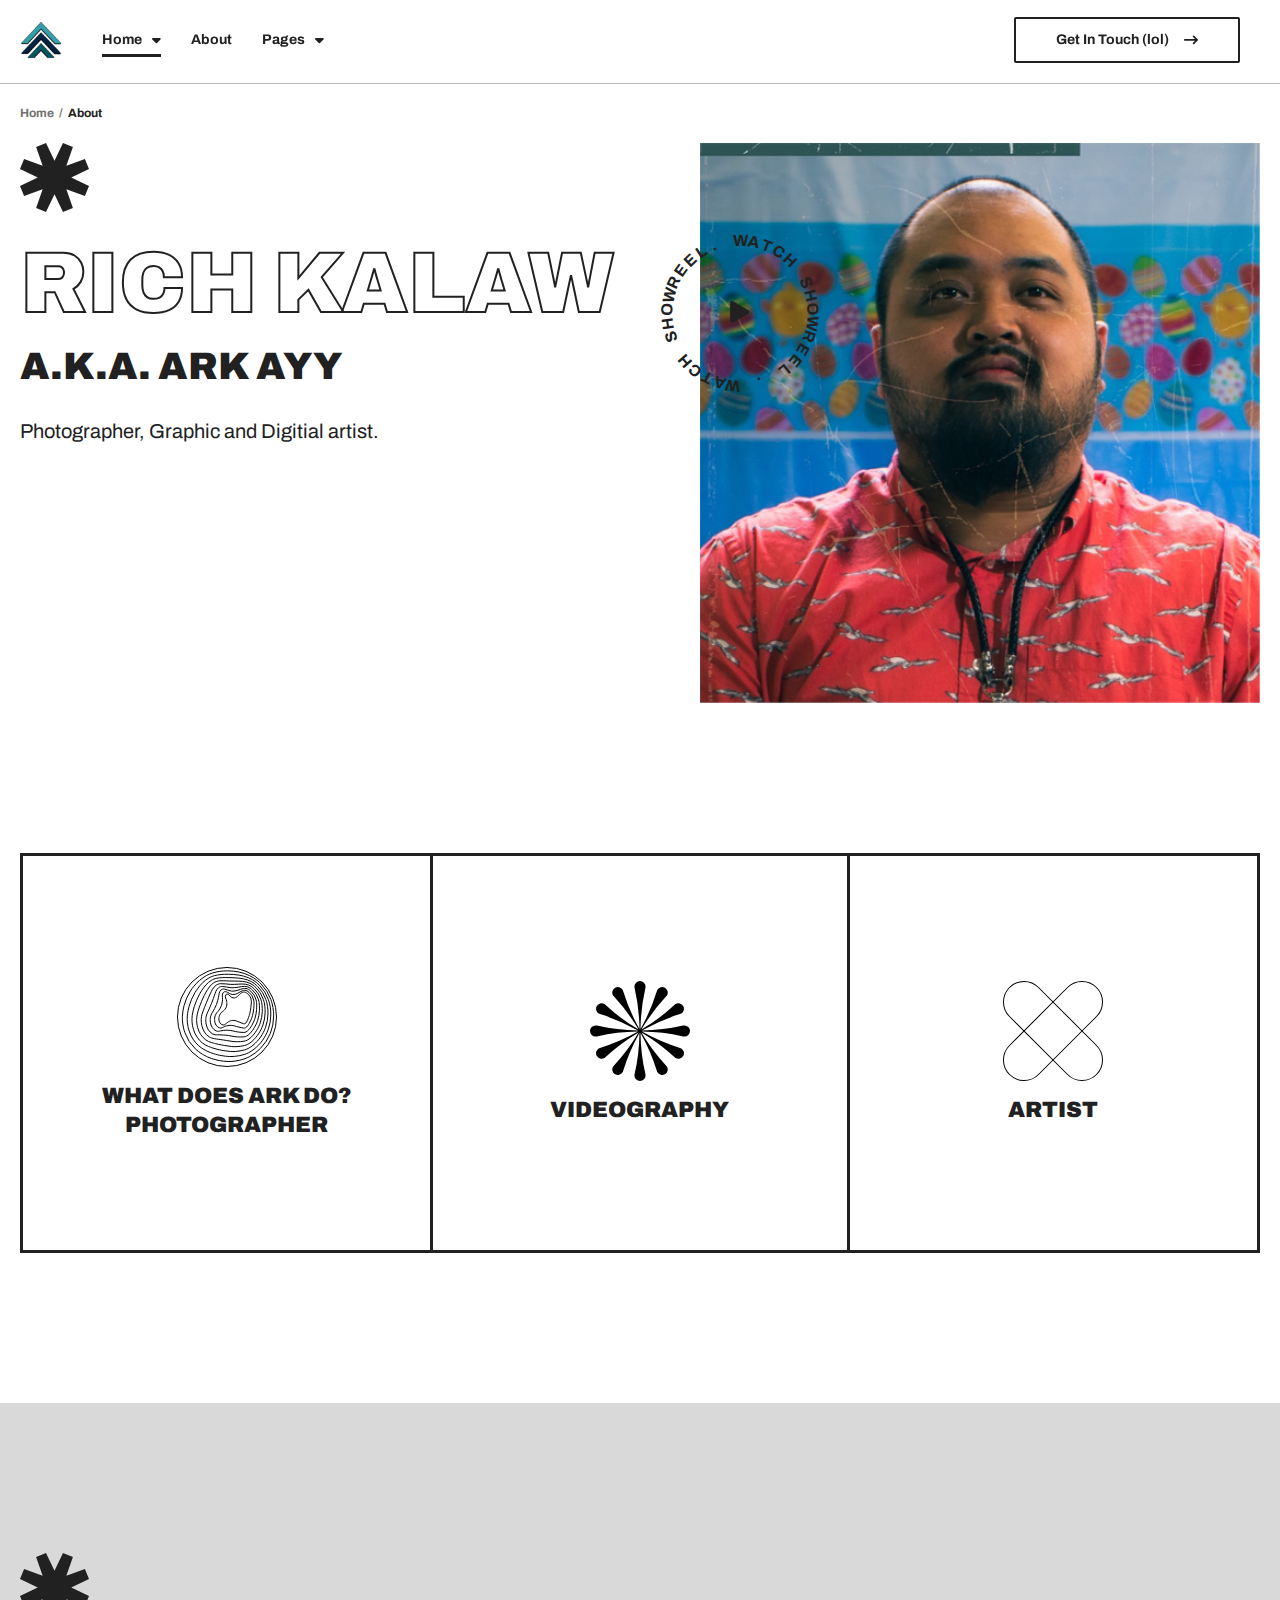
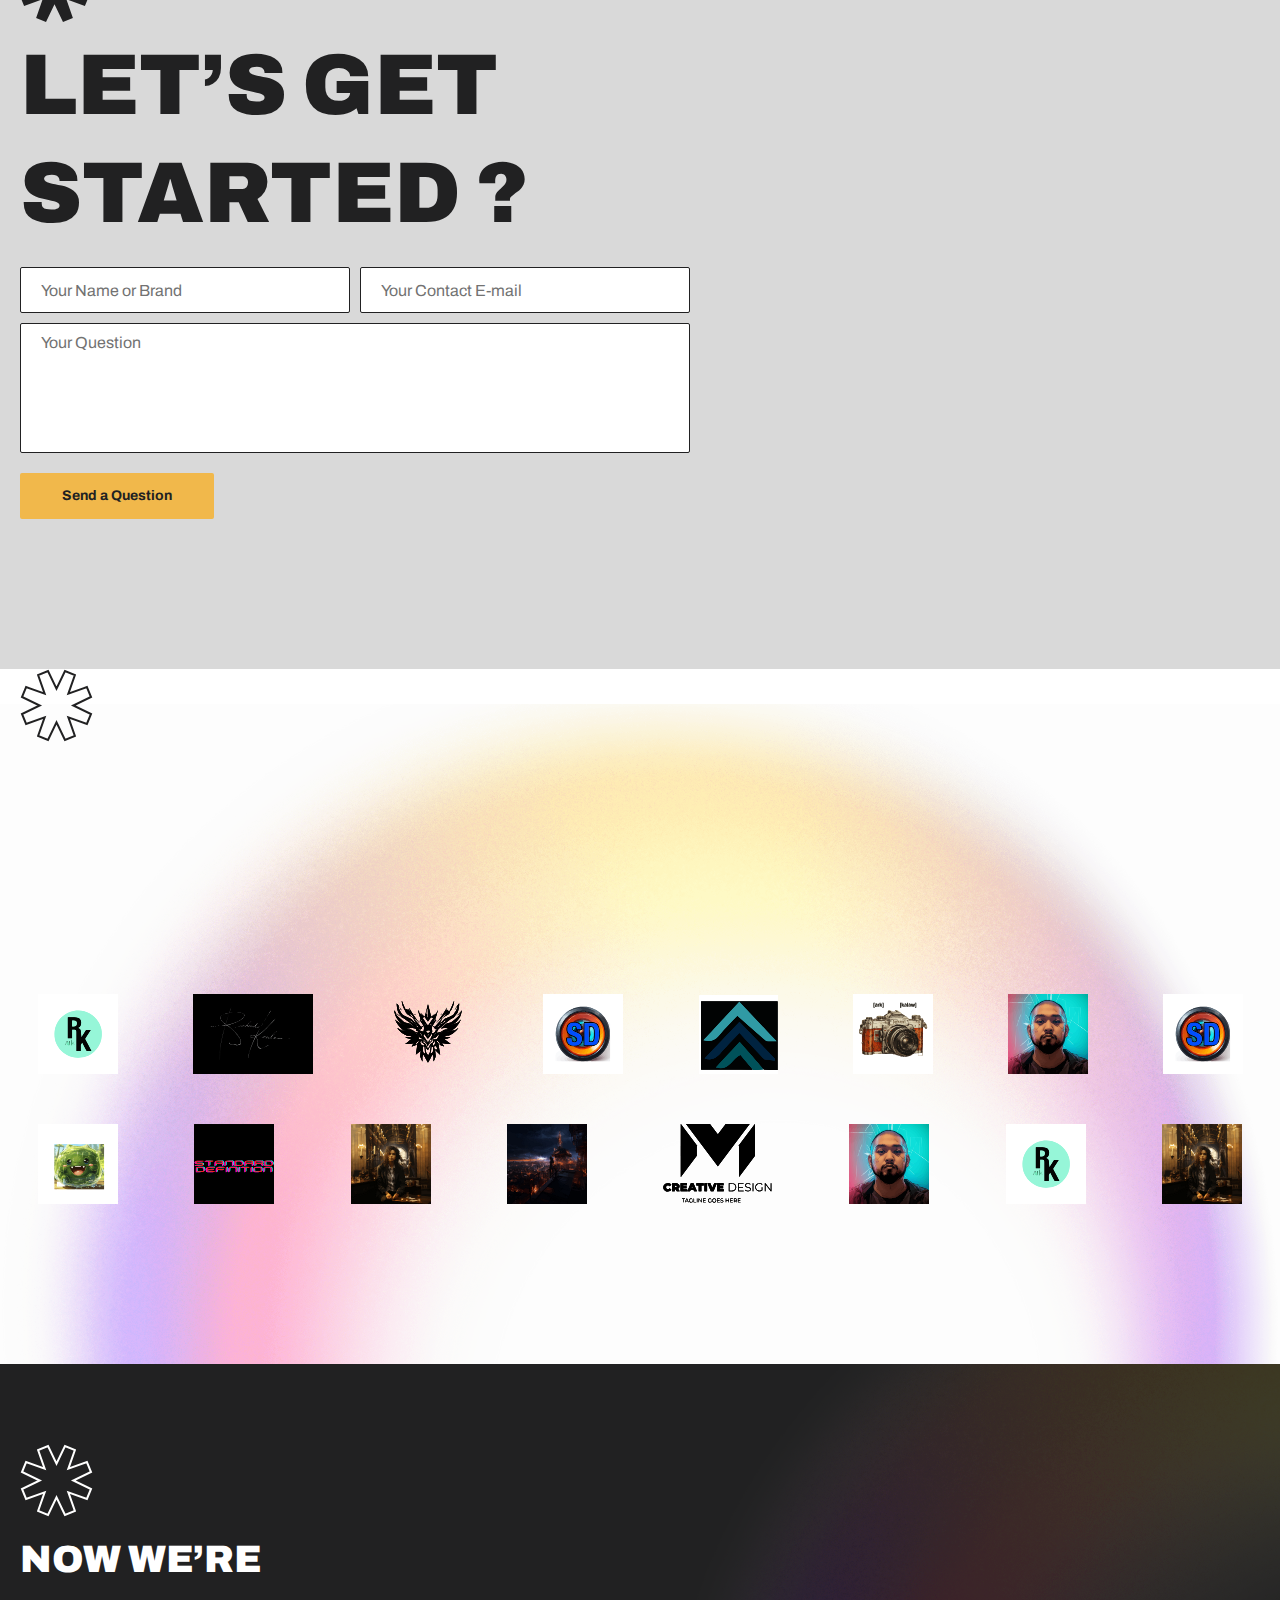
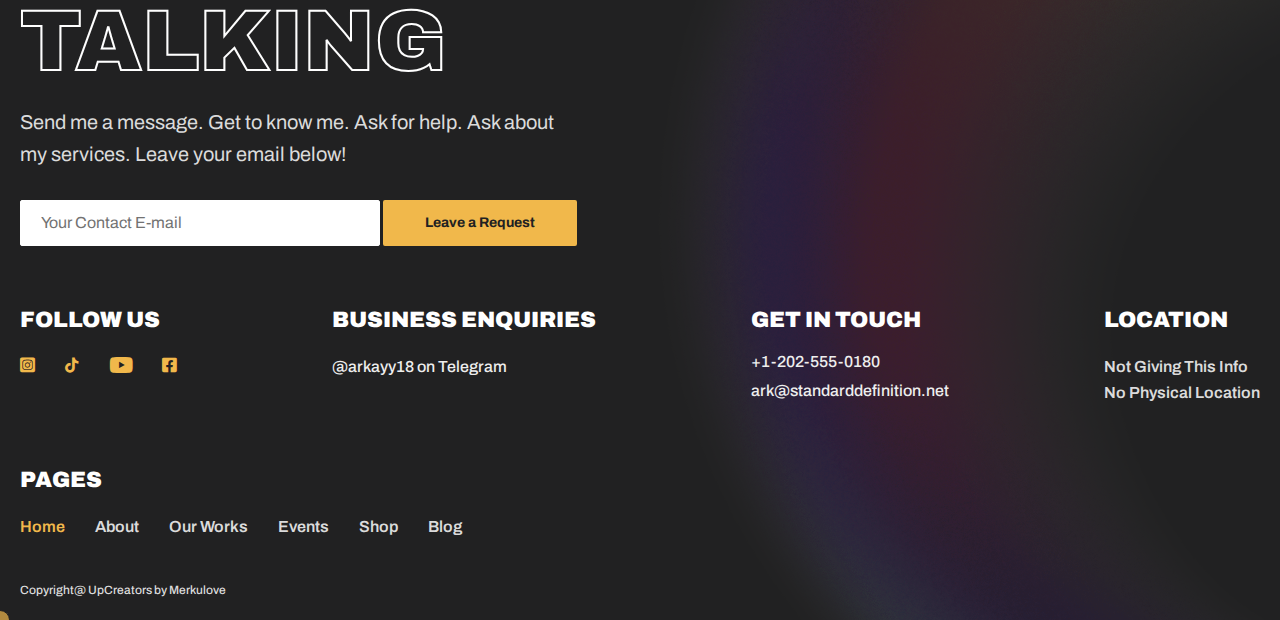
<file: about.html>
<!DOCTYPE html>
<html lang="en">
    <head>
        <meta charset="UTF-8" />
        <meta name="viewport" content="width=device-width, initial-scale=1.0, minimum-scale=1.0" />
        <meta http-equiv="X-UA-Compatible" content="ie=edge" />
        <title>Home | ArkAyy</title>
        <link rel="stylesheet preload" as="style" href="css/preload.min.css" />
        <link rel="stylesheet preload" as="style" href="css/icomoon.css" />
        <link rel="stylesheet preload" as="style" href="css/libs.min.css" />
        <link rel="stylesheet" href="css/about.min.css" />
    </head>
    <body>
        <header class="header" data-page="home" data-page-parent="home">
            <div class="header_bg">
                <picture>
                    <source data-srcset="img/gradients/10.webp" srcset="img/gradients/10.webp" type="image/webp" />
                    <img class="lazy" data-src="img/gradients/10.png" src="img/gradients/10.png" alt="media" />
                </picture>
            </div>
            <div class="container d-flex">
                <a class="header_logo logo" href="index.html">
                    <span class="header_logo-wrapper">
                        <img src="svg/Chev60x60.png" alt="ArkAyy" />
                    </span>
                    <span class="text">arkayy</span>
                </a>
                <nav class="header_nav text--medium text--md collapse" id="headerMenu">
                    <ul class="header_nav-list">
                        <li class="header_nav-list_item dropdown">
                            <a
                                class="nav-link nav-item dropdown-toggle"
                                href="index.html"
                                data-bs-toggle="collapse"
                                data-bs-target="#homeMenu"
                                data-trigger="dropdown"
                                data-main-link="true"
                                aria-expanded="false"
                                aria-controls="homeMenu"
                                data-page="home"
                                data-page-parent="home"
                            >
                                <span class="nav-item_text"> Home </span>
                                <span class="icon icon-caret-down-solid"></span>
                            </a>
                            <div class="dropdown-menu collapse" id="homeMenu">
                                <ul class="dropdown-list">
                                    <li class="list-item">
                                        <a
                                            class="dropdown-item nav-item"
                                            data-page="home"
                                            data-page-parent="home"
                                            href="index.html"
                                            data-main="true"
                                        >
                                            Photography
                                        </a>
                                    </li>
                                    <li class="list-item">
                                        <a
                                            class="dropdown-item nav-item"
                                            data-page="streamers"
                                            data-page-parent="home"
                                            href="streamers.html"
                                        >
                                            Videography
                                        </a>
                                    </li>
                                    <li class="list-item">
                                        <a
                                            class="dropdown-item nav-item"
                                            data-page="home-shop"
                                            data-page-parent="home"
                                            href="index-shop.html"
                                        >
                                            Bleh!
                                        </a>
                                    </li>
                                </ul>
                            </div>
                        </li>
                        <li class="header_nav-list_item">
                            <a class="nav-item nav-link" href="about.html" data-page="about" data-single="true">
                                <span class="nav-item_text">About</span>
                            </a>
                        </li>
                        <li class="header_nav-list_item dropdown">
                            <a
                                class="nav-link nav-item dropdown-toggle"
                                href="#"
                                data-bs-toggle="collapse"
                                data-bs-target="#pagesMenu"
                                data-trigger="dropdown"
                                data-page-parent="pages"
                                data-main-link="true"
                                aria-expanded="false"
                                aria-controls="pagesMenu"
                            >
                                <span class="nav-item_text"> Pages </span>
                                <span class="icon icon-caret-down-solid"></span>
                            </a>
                            <div class="dropdown-menu collapse" id="pagesMenu">
                                <ul class="dropdown-list">
                                    <li class="list-item">
                                        <a class="dropdown-item nav-item" data-page="faq" data-page-parent="pages" href="faq.html"> FAQ </a>
                                    </li>
                                    <li class="list-item">
                                        <a
                                            class="dropdown-item nav-item"
                                            data-page="contacts"
                                            data-page-parent="pages"
                                            href="contacts.html"
                                        >
                                            Contact Us
                                        </a>
                                    </li>
                                    <li class="list-item">
                                        <a class="dropdown-item nav-item" data-page="error" data-page-parent="pages" href="404.html">
                                            Error Page
                                        </a>
                                    </li>
                                </ul>
                            </div>
                        </li>

                        <!-- Removing Some Links that don't pertaint to me 
                        <li class="header_nav-list_item">
                            <a class="nav-item nav-link" href="events.html" data-page="events" data-single="true">
                                <span class="nav-item_text">Events</span>
                            </a>
                        </li>
                        <li class="header_nav-list_item dropdown">
                            <a
                                class="nav-link nav-item dropdown-toggle"
                                href="cases.html"
                                data-bs-toggle="collapse"
                                data-bs-target="#casesMenu"
                                data-trigger="dropdown"
                                data-page-parent="cases"
                                data-main-link="true"
                                aria-expanded="false"
                                aria-controls="casesMenu"
                            >
                                <span class="nav-item_text"> Our Works </span>
                                <span class="icon icon-caret-down-solid"></span>
                            </a>
                            <div class="dropdown-menu collapse" id="casesMenu">
                                <ul class="dropdown-list">
                                    <li class="list-item" data-main="true">
                                        <a class="dropdown-item nav-item" data-page="cases" data-page-parent="cases" href="cases.html">
                                            Our Works
                                        </a>
                                    </li>
                                    <li class="list-item">
                                        <a class="dropdown-item nav-item" data-page="case" data-page-parent="cases" href="case.html">
                                            Case Details
                                        </a>
                                    </li>
                                </ul>
                            </div>
                        </li>
                        <li class="header_nav-list_item dropdown">
                            <a
                                class="nav-link nav-item dropdown-toggle"
                                href="blog-sidebar.html"
                                data-bs-toggle="collapse"
                                data-bs-target="#newsMenu"
                                data-trigger="dropdown"
                                data-page-parent="news"
                                data-main-link="true"
                                aria-expanded="false"
                                aria-controls="newsMenu"
                            >
                                <span class="nav-item_text"> News </span>
                                <span class="icon icon-caret-down-solid"></span>
                            </a>
                            <div class="dropdown-menu collapse" id="newsMenu">
                                <ul class="dropdown-list">
                                    <li class="list-item">
                                        <a
                                            class="dropdown-item nav-item"
                                            data-page="blog-sidebar"
                                            data-page-parent="news"
                                            href="blog-sidebar.html"
                                        >
                                            News Sidebar
                                        </a>
                                    </li>
                                    <li class="list-item">
                                        <a
                                            class="dropdown-item nav-item"
                                            data-page="blog-list"
                                            data-page-parent="news"
                                            href="blog-list.html"
                                        >
                                            News Horizontal Boxes
                                        </a>
                                    </li>
                                    <li class="list-item">
                                        <a
                                            class="dropdown-item nav-item"
                                            data-page="blog-grid"
                                            data-page-parent="news"
                                            href="blog-grid.html"
                                        >
                                            News Full Width
                                        </a>
                                    </li>
                                    <li class="list-item">
                                        <a
                                            class="dropdown-item nav-item"
                                            data-page="post-sidebar"
                                            data-page-parent="news"
                                            href="post-sidebar.html"
                                        >
                                            Single Post Sidebar
                                        </a>
                                    </li>
                                    <li class="list-item">
                                        <a class="dropdown-item nav-item" data-page="post" data-page-parent="news" href="post.html">
                                            Single Post Full Width
                                        </a>
                                    </li>
                                </ul>
                            </div>
                        </li> -->
						<!--
                        <li class="header_nav-list_item dropdown">
                            <a
                                class="nav-link nav-item dropdown-toggle"
                                href="shop.html"
                                data-bs-toggle="collapse"
                                data-bs-target="#shopMenu"
                                data-trigger="dropdown"
                                data-page-parent="shop"
                                data-main-link="true"
                                aria-expanded="false"
                                aria-controls="shopMenu"
                            >
                                <span class="nav-item_text"> Shop </span>
                                <span class="icon icon-caret-down-solid"></span>
                            </a>
                            <div class="dropdown-menu collapse" id="shopMenu">
                                <ul class="dropdown-list">
                                    <li class="list-item">
                                        <a class="dropdown-item nav-item" data-page="shop" data-page-parent="shop" href="shop.html">
                                            Shop
                                        </a>
                                    </li>
                                    <li class="list-item">
                                        <a
                                            class="dropdown-item nav-item"
                                            data-page="shop-list"
                                            data-page-parent="shop"
                                            href="shop-list.html"
                                        >
                                            Shop List
                                        </a>
                                    </li>
                                    <li class="list-item">
                                        <a class="dropdown-item nav-item" data-page="lookbook" data-page-parent="shop" href="lookbook.html">
                                            Shop Lookbook
                                        </a>
                                    </li>
                                    <li class="list-item">
                                        <a
                                            class="dropdown-item nav-item"
                                            data-page="collection"
                                            data-page-parent="shop"
                                            href="collection.html"
                                        >
                                            Shop Collection
                                        </a>
                                    </li>
                                    <li class="list-item">
                                        <a class="dropdown-item nav-item" data-page="product" data-page-parent="shop" href="product.html">
                                            Shop Product Page
                                        </a>
                                    </li>
                                    <li class="list-item">
                                        <a class="dropdown-item nav-item" data-page="product2" data-page-parent="shop" href="product2.html">
                                            Shop Product Big Images
                                        </a>
                                    </li>
                                    <li class="list-item">
                                        <a class="dropdown-item nav-item" data-page="product3" data-page-parent="shop" href="product3.html">
                                            Shop Product Big Slider
                                        </a>
                                    </li>
                                    <li class="list-item">
                                        <a class="dropdown-item nav-item" data-page="cart" data-page-parent="shop" href="cart.html">
                                            Shopping Bag
                                        </a>
                                    </li>
                                </ul>
                            </div>-->
                        </li>
                    </ul>
                </nav>
                <div class="header_user">
                    <a class="header_user-btn btn btn--outline" href="contacts.html">Get In Touch (lol) <i class="icon icon-arrow-right"></i> </a>
                    <!-- <a class="header_user-account" href="#">
                        <i class="icon-user"></i>
                    </a>
                    <a class="header_user-cart addToCart" href="#">
                        <i class="icon-bag"></i>
                        <span class="header_user-cart_qty">0</span>
                    </a>
                    <span class="header_user-preference">
                        USD
                        <span class="header_user-preference_country">
                            <picture>
                                <source data-srcset="img/placeholder.jpg" srcset="img/placeholder.jpg" type="image/webp" />
                                <img class="lazy" data-src="img/placeholder.jpg" src="img/placeholder.jpg" alt="USA" />
                            </picture>
                        </span>
                    </span> -->
                </div>
                <button
                    class="header_trigger"
                    id="headerTrigger"
                    data-bs-toggle="collapse"
                    data-bs-target="#headerMenu"
                    aria-controls="headerMenu"
                    aria-expanded="false"
                    type="button"
                ></button>
            </div>
        </header>
        <ul class="breadcrumbs">
            <li>
                <a class="link" href="index.html">Home</a>
            </li>

            <li>
                <span>About</span>
            </li>
        </ul>
        <main>
            <!--  hero section start  -->
            <section class="hero">
                <div class="container">
                    <div class="hero_main">
                        <div class="hero_main-icon rotate shape">
                            <svg width="69" height="69" viewBox="0 0 69 69" fill="none" xmlns="http://www.w3.org/2000/svg">
                                <path
                                    d="M42.993 69L34.5 51.2698L26.007 69L16.1104 64.9008L22.6419 46.3582L4.09932 52.8899L0 42.993L17.7302 34.5L0 26.007L4.09932 16.1103L22.6419 22.6418L16.1104 4.09921L26.007 0L34.5 17.7302L42.993 0L52.8899 4.09921L46.3582 22.6418L64.9008 16.1103L69 26.007L51.2698 34.5L69 42.993L64.9008 52.8899L46.3582 46.3582L52.8899 64.9008L42.993 69Z"
                                    fill="currentColor"
                                />
                            </svg>
                        </div>
                        <h1 class="hero_main-title outlined outlined--black" data-aos="fade-left">Rich Kalaw</h1>
                        <h2 class="hero_main-subtitle" data-aos="fade-left" data-aos-delay="50">a.k.a. Ark Ayy</h2>
                        <p class="hero_main-text text--md" data-aos="fade-left" data-aos-delay="100">
                            Photographer, Graphic and Digitial artist.
                        </p>
                    </div>
                    <div class="hero_media">
                        <picture>
                            <source data-srcset="img/Ark--1.jpg" srcset="img/Ark--1.jpg" type="image/webp" />
                            <img
                                class="lazy"
                                data-src="img/Ark--1.jpg"
                                src="img/Ark--1.jpg"
                                alt="Carefully selected and engaging content"
                            />
                        </picture>

                        <a class="circular eyeTrigger videoTrigger" href="https://www.youtube.com/watch?v=GJg1GgDPVKY" data-video="GJg1GgDPVKY">
                            <i class="icon-play"></i>
                            <span class="circular_text rotate slower" data-text="Watch Showreel . Watch Showreel"></span>
                        </a>
                    </div>
                </div>
            </section>
            <!--  hero section end  -->
            <!--  services section start  -->
            <div class="services section">
                <div class="container">
                    <ul class="services_list">
                        <li class="services_list-item">
                            <div class="cover">
                                <div class="cover_shape">
                                    <img src="svg/shapes/28.svg" alt="media" />
                                </div>
                                <h4 class="cover_title">What does Ark do? <span class="linebreak">Photographer</span></h4>
                            </div>
                            <div class="content">
                                <div class="content_bg">
                                    <picture>
                                        <source
                                            data-srcset="img/placeholder.jpg"
                                            srcset="img/placeholder.jpg"
                                            type="image/webp"
                                        />
                                        <img
                                            class="lazy"
                                            data-src="img/placeholder.jpg"
                                            src="img/placeholder.jpg"
                                            alt="Photography"
                                        />
                                    </picture>
                                    <span class="content_bg-overlay"></span>
                                </div>
                                <div class="content_main">
                                    <h4 class="content_main-title">Photographer <span class="linebreak">Photographer</span></h4>
                                    <p class="content_main-text">
                                        Ark has extensive knowledge and experience with photography and photographry experience. His experience ranges from weddings, events, and photoshoots.
                                    </p>
                                    <a class="content_main-btn btn btn--accent btn--arrow" href="http://www.arkkalaw.com/" target="_blank" rel="noopener noreferrer"
                                        >See Examples <i class="icon-arrow-right icon"></i
                                    ></a>
                                </div>
                            </div>
                        </li>
                        <li class="services_list-item">
                            <div class="cover">
                                <div class="cover_shape">
                                    <img src="svg/shapes/24.svg" alt="media" />
                                </div>
                                <h4 class="cover_title">Videography</h4>
                            </div>
                            <div class="content">
                                <div class="content_bg">
                                    <picture>
                                        <source
                                            data-srcset="img/placeholder.jpg"
                                            srcset="img/placeholder.jpg"
                                            type="image/webp"
                                        />
                                        <img
                                            class="lazy"
                                            data-src="img/placeholder.jpg"
                                            src="img/placeholder.jpg"
                                            alt="Videography"
                                        />
                                    </picture>
                                    <span class="content_bg-overlay"></span>
                                </div>
                                <div class="content_main">
                                    <h4 class="content_main-title">Videography</h4>
                                    <p class="content_main-text">
                                        Ark does a myriad style of videos. Many vlogs can be found on his main youtube video and other styles can be found on his other channels.
                                    </p>
                                    <a class="content_main-btn btn btn--accent btn--arrow" href="https://www.youtube.com/@SDefinition720" target="_blank" rel="noopener noreferrer"
                                        >Check out these videos <i class="icon-arrow-right icon"></i
                                    ></a>
                                </div>
                            </div>
                        </li>
                        <li class="services_list-item">
                            <div class="cover">
                                <div class="cover_shape">
                                    <img src="svg/shapes/13.svg" alt="media" />
                                </div>
                                <h4 class="cover_title">Artist</h4>
                            </div>
                            <div class="content">
                                <div class="content_bg">
                                    <picture>
                                        <source
                                            data-srcset="img/placeholder.jpg"
                                            srcset="img/placeholder.jpg"
                                            type="image/webp"
                                        />
                                        <img
                                            class="lazy"
                                            data-src="img/placeholder.jpg"
                                            src="img/placeholder.jpg"
                                            alt="Artist"
                                        />
                                    </picture>
                                    <span class="content_bg-overlay"></span>
                                </div>
                                <div class="content_main">
                                    <h4 class="content_main-title">Artist</h4>
                                    <p class="content_main-text">
                                        Ark does a lot of art. Mediums range from canvas to digital art and has delved into AI art.
                                    </p>
                                    <a class="content_main-btn btn btn--accent btn--arrow" href="https://www.deviantart.com/arkkalaw" target="_blank" rel="noopener noreferrer"
                                        >Read More <i class="icon-arrow-right icon"></i
                                    ></a>
                                </div>
                            </div>
                        </li>
                        <!-- Extra Links Location
                        <li class="services_list-item">
                            <div class="cover">
                                <div class="cover_shape">
                                    <img src="svg/shapes/03.svg" alt="media" />
                                </div>
                                <h4 class="cover_title">Copywriting and optimization</h4>
                            </div>
                            <div class="content">
                                <div class="content_bg">
                                    <picture>
                                        <source
                                            data-srcset="img/placeholder.jpg"
                                            srcset="img/placeholder.jpg"
                                            type="image/webp"
                                        />
                                        <img
                                            class="lazy"
                                            data-src="img/placeholder.jpg"
                                            src="img/placeholder.jpg"
                                            alt="Copywriting and optimization"
                                        />
                                    </picture>
                                    <span class="content_bg-overlay"></span>
                                </div>
                                <div class="content_main">
                                    <h4 class="content_main-title">Copywriting and optimization</h4>
                                    <p class="content_main-text">
                                        Curabitur non erat purus. Cras eu lorem et magna facilisis faucibus vel tempor purus. Donec eu lorem
                                        rutrum, condimentum sem feugiat, egestas
                                    </p>
                                    <a class="content_main-btn btn btn--accent btn--arrow" href="#"
                                        >Read More <i class="icon-arrow-right icon"></i
                                    ></a>
                                </div>
                            </div>
                        </li>
                        <li class="services_list-item">
                            <div class="cover">
                                <div class="cover_shape">
                                    <img src="svg/shapes/04.svg" alt="media" />
                                </div>
                                <h4 class="cover_title">Viral Campaigns and Live Events</h4>
                            </div>
                            <div class="content">
                                <div class="content_bg">
                                    <picture>
                                        <source
                                            data-srcset="img/placeholder.jpg"
                                            srcset="img/placeholder.jpg"
                                            type="image/webp"
                                        />
                                        <img
                                            class="lazy"
                                            data-src="img/placeholder.jpg"
                                            src="img/placeholder.jpg"
                                            alt="Viral Campaigns and Live Events"
                                        />
                                    </picture>
                                    <span class="content_bg-overlay"></span>
                                </div>
                                <div class="content_main">
                                    <h4 class="content_main-title">Viral Campaigns and Live Events</h4>
                                    <p class="content_main-text">
                                        Curabitur non erat purus. Cras eu lorem et magna facilisis faucibus vel tempor purus. Donec eu lorem
                                        rutrum, condimentum sem feugiat, egestas
                                    </p>
                                    <a class="content_main-btn btn btn--accent btn--arrow" href="#"
                                        >Read More <i class="icon-arrow-right icon"></i
                                    ></a>
                                </div>
                            </div>
                        </li>
                        <li class="services_list-item">
                            <div class="cover">
                                <div class="cover_shape">
                                    <img src="svg/shapes/07.svg" alt="media" />
                                </div>
                                <h4 class="cover_title">Content Strategy and scheduling</h4>
                            </div>
                            <div class="content">
                                <div class="content_bg">
                                    <picture>
                                        <source
                                            data-srcset="img/placeholder.jpg"
                                            srcset="img/placeholder.jpg"
                                            type="image/webp"
                                        />
                                        <img
                                            class="lazy"
                                            data-src="img/placeholder.jpg"
                                            src="img/placeholder.jpg"
                                            alt="Content Strategy and scheduling"
                                        />
                                    </picture>
                                    <span class="content_bg-overlay"></span>
                                </div>
                                <div class="content_main">
                                    <h4 class="content_main-title">Content Strategy and scheduling</h4>
                                    <p class="content_main-text">
                                        Curabitur non erat purus. Cras eu lorem et magna facilisis faucibus vel tempor purus. Donec eu lorem
                                        rutrum, condimentum sem feugiat, egestas
                                    </p>
                                    <a class="content_main-btn btn btn--accent btn--arrow" href="#"
                                        >Read More <i class="icon-arrow-right icon"></i
                                    ></a>
                                </div>
                            </div>
                        </li>              Ends Here ----------------------------------->
                    </ul>
                </div>
            </div>
            <!--  services section end  -->
            <!--  cases section start  -->
            <!------------------ Another big section to add other things
            <section class="cases section @@class">
                <div class="container">
                    <div class="section_nav">
                        <h3 class="section_nav-title">
                            <i class="icon-bold-cross"></i>
                            Featured cases
                        </h3>
                        <div class="section_nav-controls">
                            <span class="divider"></span>
                            <div class="section_nav-controls_btns">
                                <button class="link splide__arrow--prev" type="button" aria-label="Previous slide">
                                    <i class="icon-angle-left"></i>
                                </button>
                                <button class="link splide__arrow--next" type="button" aria-label="Next slide">
                                    <i class="icon-angle-right"></i>
                                </button>
                            </div>
                        </div>
                    </div>
                    <div class="cases_slider splide">
                        <div class="splide__track">
                            <div class="splide__list">
                                <div class="cases_slider-slide splide__slide">
                                    <div class="overlay">
                                        <div class="hotspot" tabindex="0">
                                            <span class="hotspot_trigger"></span>
                                            <div class="hotspot_content">
                                                <a class="link" href="product.html">
                                                    <span class="preview">
                                                        <picture>
                                                            <source
                                                                data-srcset="img/placeholder.jpg"
                                                                srcset="img/placeholder.jpg"
                                                                type="image/webp"
                                                            />
                                                            <img
                                                                class="lazy"
                                                                data-src="img/placeholder.jpg"
                                                                src="img/placeholder.jpg"
                                                                alt="Case #1 Bikini"
                                                            />
                                                        </picture>
                                                    </span>
                                                    <span class="info">
                                                        <span class="info_title">D&G Bikini</span>
                                                        <span class="info_price">$599</span>
                                                    </span>
                                                </a>
                                            </div>
                                        </div>
                                    </div>
                                    <div class="media">
                                        <picture>
                                            <source data-srcset="img/placeholder.jpg" srcset="img/placeholder.jpg" type="image/webp" />
                                            <img class="lazy" data-src="img/placeholder.jpg" src="img/placeholder.jpg" alt="Case #1" />
                                        </picture>
                                    </div>
                                    <div class="main">
                                        <a class="main_title h6" href="case.html">[ Collaboration with Nikki Sports ]</a>
                                        <a class="link link--underline" href="#">@looksyinstagirl</a>
                                    </div>
                                </div>
                                <div class="cases_slider-slide splide__slide">
                                    <div class="overlay">
                                        <div class="hotspot" tabindex="0">
                                            <span class="hotspot_trigger"></span>
                                            <div class="hotspot_content">
                                                <a class="link" href="product.html">
                                                    <span class="preview">
                                                        <picture>
                                                            <source
                                                                data-srcset="img/placeholder.jpg"
                                                                srcset="img/placeholder.jpg"
                                                                type="image/webp"
                                                            />
                                                            <img
                                                                class="lazy"
                                                                data-src="img/placeholder.jpg"
                                                                src="img/placeholder.jpg"
                                                                alt="Case #2 T-Shirt"
                                                            />
                                                        </picture>
                                                    </span>
                                                    <span class="info">
                                                        <span class="info_title">T-shirt</span>
                                                        <span class="info_price">$19</span>
                                                    </span>
                                                </a>
                                            </div>
                                        </div>
                                        <div class="hotspot" tabindex="0">
                                            <span class="hotspot_trigger"></span>
                                            <div class="hotspot_content">
                                                <a class="link" href="product.html">
                                                    <span class="preview">
                                                        <picture>
                                                            <source
                                                                data-srcset="img/placeholder.jpg"
                                                                srcset="img/placeholder.jpg"
                                                                type="image/webp"
                                                            />
                                                            <img
                                                                class="lazy"
                                                                data-src="img/placeholder.jpg"
                                                                src="img/placeholder.jpg"
                                                                alt="Case #2 Tracks"
                                                            />
                                                        </picture>
                                                    </span>
                                                    <span class="info">
                                                        <span class="info_title">Tracks</span>
                                                        <span class="info_price">$159</span>
                                                    </span>
                                                </a>
                                            </div>
                                        </div>
                                        <div class="hotspot" tabindex="0">
                                            <span class="hotspot_trigger"></span>
                                            <div class="hotspot_content">
                                                <a class="link" href="product.html">
                                                    <span class="preview">
                                                        <picture>
                                                            <source
                                                                data-srcset="img/placeholder.jpg"
                                                                srcset="img/placeholder.jpg"
                                                                type="image/webp"
                                                            />
                                                            <img
                                                                class="lazy"
                                                                data-src="img/placeholder.jpg"
                                                                src="img/placeholder.jpg"
                                                                alt="Case #2 Sweater"
                                                            />
                                                        </picture>
                                                    </span>
                                                    <span class="info">
                                                        <span class="info_title">Yellow sweater</span>
                                                        <span class="info_price">$230</span>
                                                    </span>
                                                </a>
                                            </div>
                                        </div>
                                    </div>
                                    <div class="media">
                                        <a class="link" href="product.html">
                                            <picture>
                                                <source
                                                    data-srcset="img/placeholder.jpg"
                                                    srcset="img/placeholder.jpg"
                                                    type="image/webp"
                                                />
                                                <img
                                                    class="lazy"
                                                    data-src="img/placeholder.jpg"
                                                    src="img/placeholder.jpg"
                                                    alt="Case #2"
                                                />
                                            </picture>
                                        </a>
                                    </div>
                                    <div class="main">
                                        <h6 class="main_title">New Collection with YG-34</h6>
                                        <a class="link link--underline" href="#">#shopnow</a>
                                    </div>
                                </div>
                                <div class="cases_slider-slide splide__slide">
                                    <div class="media">
                                        <a class="link" href="product.html">
                                            <picture>
                                                <source
                                                    data-srcset="img/placeholder.jpg"
                                                    srcset="img/placeholder.jpg"
                                                    type="image/webp"
                                                />
                                                <img
                                                    class="lazy"
                                                    data-src="img/placeholder.jpg"
                                                    src="img/placeholder.jpg"
                                                    alt="Case #3"
                                                />
                                            </picture>
                                        </a>
                                    </div>
                                    <div class="main">
                                        <h6 class="main_title">Presentation from Off Black Limited</h6>
                                        <a class="link link--underline" href="#">#newcollection</a>
                                    </div>
                                </div>
                                <div class="cases_slider-slide splide__slide">
                                    <div class="overlay">
                                        <div class="hotspot" tabindex="0">
                                            <span class="hotspot_trigger"></span>
                                            <div class="hotspot_content">
                                                <a class="link" href="product.html">
                                                    <span class="preview">
                                                        <picture>
                                                            <source
                                                                data-srcset="img/placeholder.jpg"
                                                                srcset="img/placeholder.jpg"
                                                                type="image/webp"
                                                            />
                                                            <img
                                                                class="lazy"
                                                                data-src="img/placeholder.jpg"
                                                                src="img/placeholder.jpg"
                                                                alt="Case #4 Bottle"
                                                            />
                                                        </picture>
                                                    </span>
                                                    <span class="info">
                                                        <span class="info_title">Bottle</span>
                                                        <span class="info_price">$12</span>
                                                    </span>
                                                </a>
                                            </div>
                                        </div>
                                    </div>
                                    <div class="media">
                                        <a class="link" href="product.html">
                                            <picture>
                                                <source
                                                    data-srcset="img/placeholder.jpg"
                                                    srcset="img/placeholder.jpg"
                                                    type="image/webp"
                                                />
                                                <img
                                                    class="lazy"
                                                    data-src="img/placeholder.jpg"
                                                    src="img/placeholder.jpg"
                                                    alt="Case #4"
                                                />
                                            </picture>
                                        </a>
                                    </div>
                                    <div class="main">
                                        <h6 class="main_title">New Branding Campaign</h6>
                                        <a class="link link--underline" href="#">@looksyinstagirl</a>
                                    </div>
                                </div>
                                <div class="cases_slider-slide splide__slide">
                                    <div class="media">
                                        <a class="link" href="product.html">
                                            <picture>
                                                <source
                                                    data-srcset="img/placeholder.jpg"
                                                    srcset="img/placeholder.jpg"
                                                    type="image/webp"
                                                />
                                                <img
                                                    class="lazy"
                                                    data-src="img/placeholder.jpg"
                                                    src="img/placeholder.jpg"
                                                    alt="Case #5"
                                                />
                                            </picture>
                                        </a>
                                    </div>
                                    <div class="main">
                                        <h6 class="main_title">Creating a street style icon with Upcreators Fashion Brand</h6>
                                    </div>
                                </div>
                                <div class="cases_slider-slide splide__slide">
                                    <div class="overlay">
                                        <div class="hotspot" tabindex="0">
                                            <span class="hotspot_trigger"></span>
                                            <div class="hotspot_content">
                                                <a class="link" href="product.html">
                                                    <span class="preview">
                                                        <picture>
                                                            <source
                                                                data-srcset="img/placeholder.jpg"
                                                                srcset="img/placeholder.jpg"
                                                                type="image/webp"
                                                            />
                                                            <img
                                                                class="lazy"
                                                                data-src="img/placeholder.jpg"
                                                                src="img/placeholder.jpg"
                                                                alt="Case #6 Puffer"
                                                            />
                                                        </picture>
                                                    </span>
                                                    <span class="info">
                                                        <span class="info_title">Puffer</span>
                                                        <span class="info_price">$999</span>
                                                    </span>
                                                </a>
                                            </div>
                                        </div>
                                    </div>
                                    <div class="media">
                                        <a class="link" href="product.html">
                                            <picture>
                                                <source
                                                    data-srcset="img/placeholder.jpg"
                                                    srcset="img/placeholder.jpg"
                                                    type="image/webp"
                                                />
                                                <img
                                                    class="lazy"
                                                    data-src="img/placeholder.jpg"
                                                    src="img/placeholder.jpg"
                                                    alt="Case #6"
                                                />
                                            </picture>
                                        </a>
                                    </div>
                                    <div class="main">
                                        <h6 class="main_title">Viral Challenge</h6>
                                        <a class="link link--underline" href="#">#getorangeback</a>
                                    </div>
                                </div>
                            </div>
                        </div>
                    </div>
                </div>
            </section>
            whole nother section for extra stuff --------------------------------------------->
            <!--  cases section end  -->
            <!--  banner section start  -->
            <section class="banner section">
                <div class="container">
                    <div class="banner_main">
                        <div class="banner_main-icon rotate shape">
                            <svg width="69" height="69" viewBox="0 0 69 69" fill="none" xmlns="http://www.w3.org/2000/svg">
                                <path
                                    d="M42.993 69L34.5 51.2698L26.007 69L16.1104 64.9008L22.6419 46.3582L4.09932 52.8899L0 42.993L17.7302 34.5L0 26.007L4.09932 16.1103L22.6419 22.6418L16.1104 4.09921L26.007 0L34.5 17.7302L42.993 0L52.8899 4.09921L46.3582 22.6418L64.9008 16.1103L69 26.007L51.2698 34.5L69 42.993L64.9008 52.8899L46.3582 46.3582L52.8899 64.9008L42.993 69Z"
                                    fill="currentColor"
                                />
                            </svg>
                        </div>
                        <h2 class="banner_main-title h1">Let’s Get <span class="linebreak">Started ?</span></h2>
                        <form class="banner_main-form contact-form" action="form.php" method="post" data-type="contacts">
                            <input
                                class="field required"
                                type="text"
                                id="contactsName"
                                name="contactsName"
                                placeholder="Your Name or Brand"
                            />
                            <input
                                class="field required"
                                type="text"
                                data-type="email"
                                id="contactsEmail"
                                name="contactsEmail"
                                placeholder="Your Contact E-mail"
                            />
                            <textarea
                                class="field required"
                                id="contactsMessage"
                                name="contactsMessage"
                                placeholder="Your Question"
                            ></textarea>
                            <button class="btn btn--accent btn--hover-black" type="submit">Send a Question</button>
                        </form>
                    </div>
                    <div class="banner_media">
                        <picture>
                            <source data-srcset="img/placeholder.jpg" srcset="img/placeholder.jpg" type="image/webp" />
                            <img
                                class="lazy"
                                data-src="img/placeholder.jpg"
                                src="img/placeholder.jpg"
                                alt="Let`s get started"
                            />
                        </picture>
                        <div class="banner_media-lottie">
                            <a class="getup" href="events.html"></a>
                        </div>
                    </div>
                </div>
            </section>
            <!--  banner section end  -->
            <!--  brands section start  -->
            <section class="brands gradient section">
                <div class="brands_bg">
                    <picture>
                        <source data-srcset="img/gradients/10.webp" srcset="img/gradients/10.webp" type="image/webp" />
                        <img class="lazy" data-src="img/gradients/10.png" src="img/gradients/10.png" alt="media" />
                    </picture>
                </div>
                <div class="brands_header">
                    <div class="container">
                        <div class="brands_header-icon shape">
                            <svg width="73" height="73" viewBox="0 0 73 73" fill="none" xmlns="http://www.w3.org/2000/svg">
                                <path
                                    d="M44.993 71L36.5 53.2698L28.007 71L18.1104 66.9008L24.6419 48.3582L6.09932 54.8899L2 44.993L19.7302 36.5L2 28.007L6.09932 18.1103L24.6419 24.6418L18.1104 6.09921L28.007 2L36.5 19.7302L44.993 2L54.8899 6.09921L48.3582 24.6418L66.9008 18.1103L71 28.007L53.2698 36.5L71 44.993L66.9008 54.8899L48.3582 48.3582L54.8899 66.9008L44.993 71Z"
                                    fill="transparent"
                                    stroke="currentColor"
                                    stroke-width="2"
                                />
                            </svg>
                        </div>
                        <h1 class="brands_header-title outlined outlined--black" data-aos="fade-left">Jack</h1>
                        <h2 class="brands_header-subtitle" data-aos="fade-right">of Many Trades</h2>
                    </div>
                </div>
                <div class="brands_list">
                    <div class="brands_list-row">
                        <img class="brands_list-row_item" src="svg/brands/01.svg" alt="media" />
                        <img class="brands_list-row_item" src="svg/brands/02.svg" alt="media" />
                        <img class="brands_list-row_item" src="svg/brands/03.svg" alt="media" />
                        <img class="brands_list-row_item" src="svg/brands/04.svg" alt="media" />
                        <img class="brands_list-row_item" src="svg/brands/05.svg" alt="media" />
                        <img class="brands_list-row_item" src="svg/brands/06.svg" alt="media" />
                        <img class="brands_list-row_item" src="svg/brands/12.svg" alt="media" />
                        <img class="brands_list-row_item" src="svg/brands/04.svg" alt="media" />
                    </div>
                    <div class="brands_list-row">
                        <img class="brands_list-row_item" src="svg/brands/08.svg" alt="media" />
                        <img class="brands_list-row_item" src="svg/brands/07.svg" alt="media" />
                        <img class="brands_list-row_item" src="svg/brands/09.svg" alt="media" />
                        <img class="brands_list-row_item" src="svg/brands/10.svg" alt="media" />
                        <img class="brands_list-row_item" src="svg/brands/11.svg" alt="media" />
                        <img class="brands_list-row_item" src="svg/brands/12.svg" alt="media" />
                        <img class="brands_list-row_item" src="svg/brands/01.svg" alt="media" />
                        <img class="brands_list-row_item" src="svg/brands/09.svg" alt="media" />
                    </div>
                </div>
            </section>
            <!--  brands section end  -->
        </main>
        <footer class="footer">
            <div class="footer_bg">
                <picture>
                    <source data-srcset="img/gradients/10.webp" srcset="img/gradients/10.webp" type="image/webp" />
                    <img class="lazy" data-src="img/gradients/10.jpg" src="img/gradients/10.jpg" alt="media" />
                </picture>
            </div>
            <div class="container">
                <div class="footer_about">
                    <div class="footer_about-slogan">
                        <div class="footer_about-slogan_icon rotate shape">
                            <svg width="73" height="73" viewBox="0 0 73 73" fill="none" xmlns="http://www.w3.org/2000/svg">
                                <path
                                    d="M44.993 71L36.5 53.2698L28.007 71L18.1104 66.9008L24.6419 48.3582L6.09932 54.8899L2 44.993L19.7302 36.5L2 28.007L6.09932 18.1103L24.6419 24.6418L18.1104 6.09921L28.007 2L36.5 19.7302L44.993 2L54.8899 6.09921L48.3582 24.6418L66.9008 18.1103L71 28.007L53.2698 36.5L71 44.993L66.9008 54.8899L48.3582 48.3582L54.8899 66.9008L44.993 71Z"
                                    fill="transparent"
                                    stroke="currentColor"
                                    stroke-width="2"
                                />
                            </svg>
                        </div>
                        <h2 class="footer_about-slogan_title">
                            Now we’re
                            <span class="h1 linebreak outlined outlined--white">Talking</span>
                        </h2>
                        <p class="footer_about-slogan_text">
                            Send me a message. Get to know me. Ask for help. Ask about my services. Leave your email below!
                        </p>
                    </div>
                    <form class="footer_about-form d-flex" action="#" method="post">
                        <input class="field" type="text" data-type="email" placeholder="Your Contact E-mail" />
                        <button class="btn btn--accent btn--hover-o" type="submit">Leave a Request</button>
                    </form>
                </div>
                <div class="footer_main d-flex">
                    <div class="footer_main-block">
                        <h4 class="footer_main-block_title">Follow Us</h4>
                        <ul class="footer_main-block_socials socials">
                            <li>
                                <a href="https://instagram.com/ark_ayy" target="_blank" rel="noopener noreferrer">
                                    <i class="icon-instagram"></i>
                                </a>
                            </li>
                            <li>
                                <a href="https://tiktok.com/@ark_ayy" target="_blank" rel="noopener noreferrer">
                                    <i class="icon-tiktok"></i>
                                </a>
                            </li>
                            <li>
                                <a href="https://youtube.com/@arkkaisen" target="_blank" rel="noopener noreferrer">
                                    <i class="icon-youtube"></i>
                                </a>
                            </li>
                            <li>
                                <a href="https://facebook.com" target="_blank" rel="noopener noreferrer">
                                    <i class="icon-facebook"></i>
                                </a>
                            </li>
                        </ul>
                    </div>
                    <div class="footer_main-block">
                        <h4 class="footer_main-block_title">Get In Touch</h4>
                        <div class="footer_main-block_content d-flex flex-column">
                            <a class="link link--underline" href="tel:+1234567890">+1-202-555-0180</a>
                            <a class="link link--underline" href="mailto:ark@standarddefinition.net">ark@standarddefinition.net</a>
                        </div>
                    </div>
                    <div class="footer_main-block">
                        <h4 class="footer_main-block_title">Business Enquiries</h4>
                        <div class="footer_main-block_content">
                            <a class="link link--underline" href="#">@arkayy18 on Telegram</a>
                        </div>
                    </div>
                    <div class="footer_main-block">
                        <h4 class="footer_main-block_title">Location</h4>
                        <div class="footer_main-block_content">
                            <span>Not Giving This Info <span class="linebreak">No Physical Location</span></span>
                        </div>
                    </div>
                    <div class="footer_main-block">
                        <h4 class="footer_main-block_title">Pages</h4>
                        <ul class="footer_main-block_nav d-flex">
                            <li>
                                <a class="nav-link" href="index.html" data-page="home" data-page-parent="home">Home</a>
                            </li>
                            <li>
                                <a class="nav-link" href="about.html" data-page="about">About</a>
                            </li>
                            <li>
                                <a class="nav-link" href="cases.html" data-page="cases" data-page-parent="cases">Our Works</a>
                            </li>
                            <li>
                                <a class="nav-link" href="events.html" data-page="events">Events</a>
                            </li>
                            <li>
                                <a class="nav-link" href="shop.html" data-page="shop" data-page-parent="shop">Shop</a>
                            </li>
                            <li>
                                <a class="nav-link" href="blog-sidebar.html" data-page="blog-sidebar" data-page-parent="news">Blog</a>
                            </li>
                        </ul>
                    </div>
                </div>
            </div>
            <p class="footer_copy">Copyright@ <span id="currentYear"></span> UpCreators by Merkulove</p>
        </footer>


        <button class="scrollTrigger" id="scrollTrigger"><i class="icon-to-top"></i></button>
        <script id="www-widgetapi-script" src="https://s.ytimg.com/yts/jsbin/www-widgetapi-vflS50iB-/www-widgetapi.js" async=""></script>
        <script src="https://www.youtube.com/player_api"></script>
        <script src="js/common.min.js"></script>
        <script src="js/lottie.min.js"></script>

        <script src="js/about.min.js"></script>
        <script src="js/ticker.min.js"></script>
    </body>
</html>
</file>
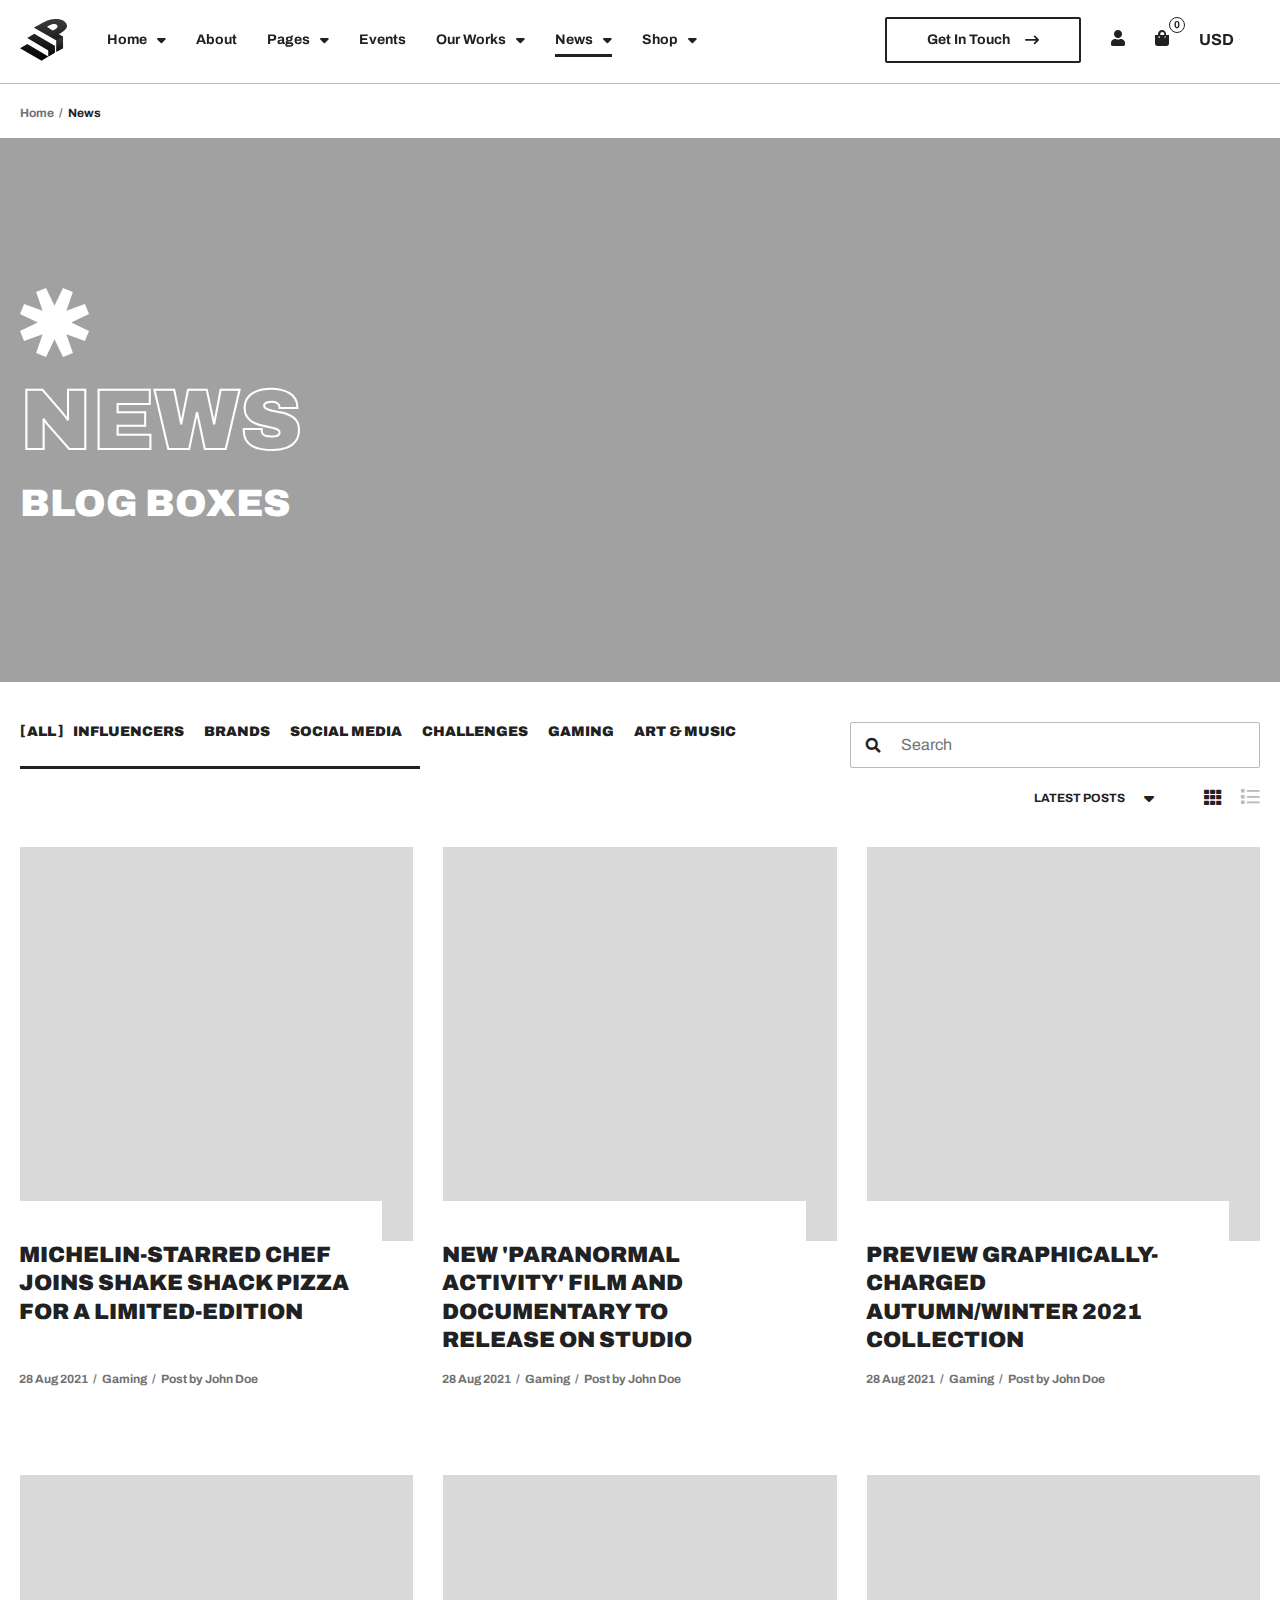
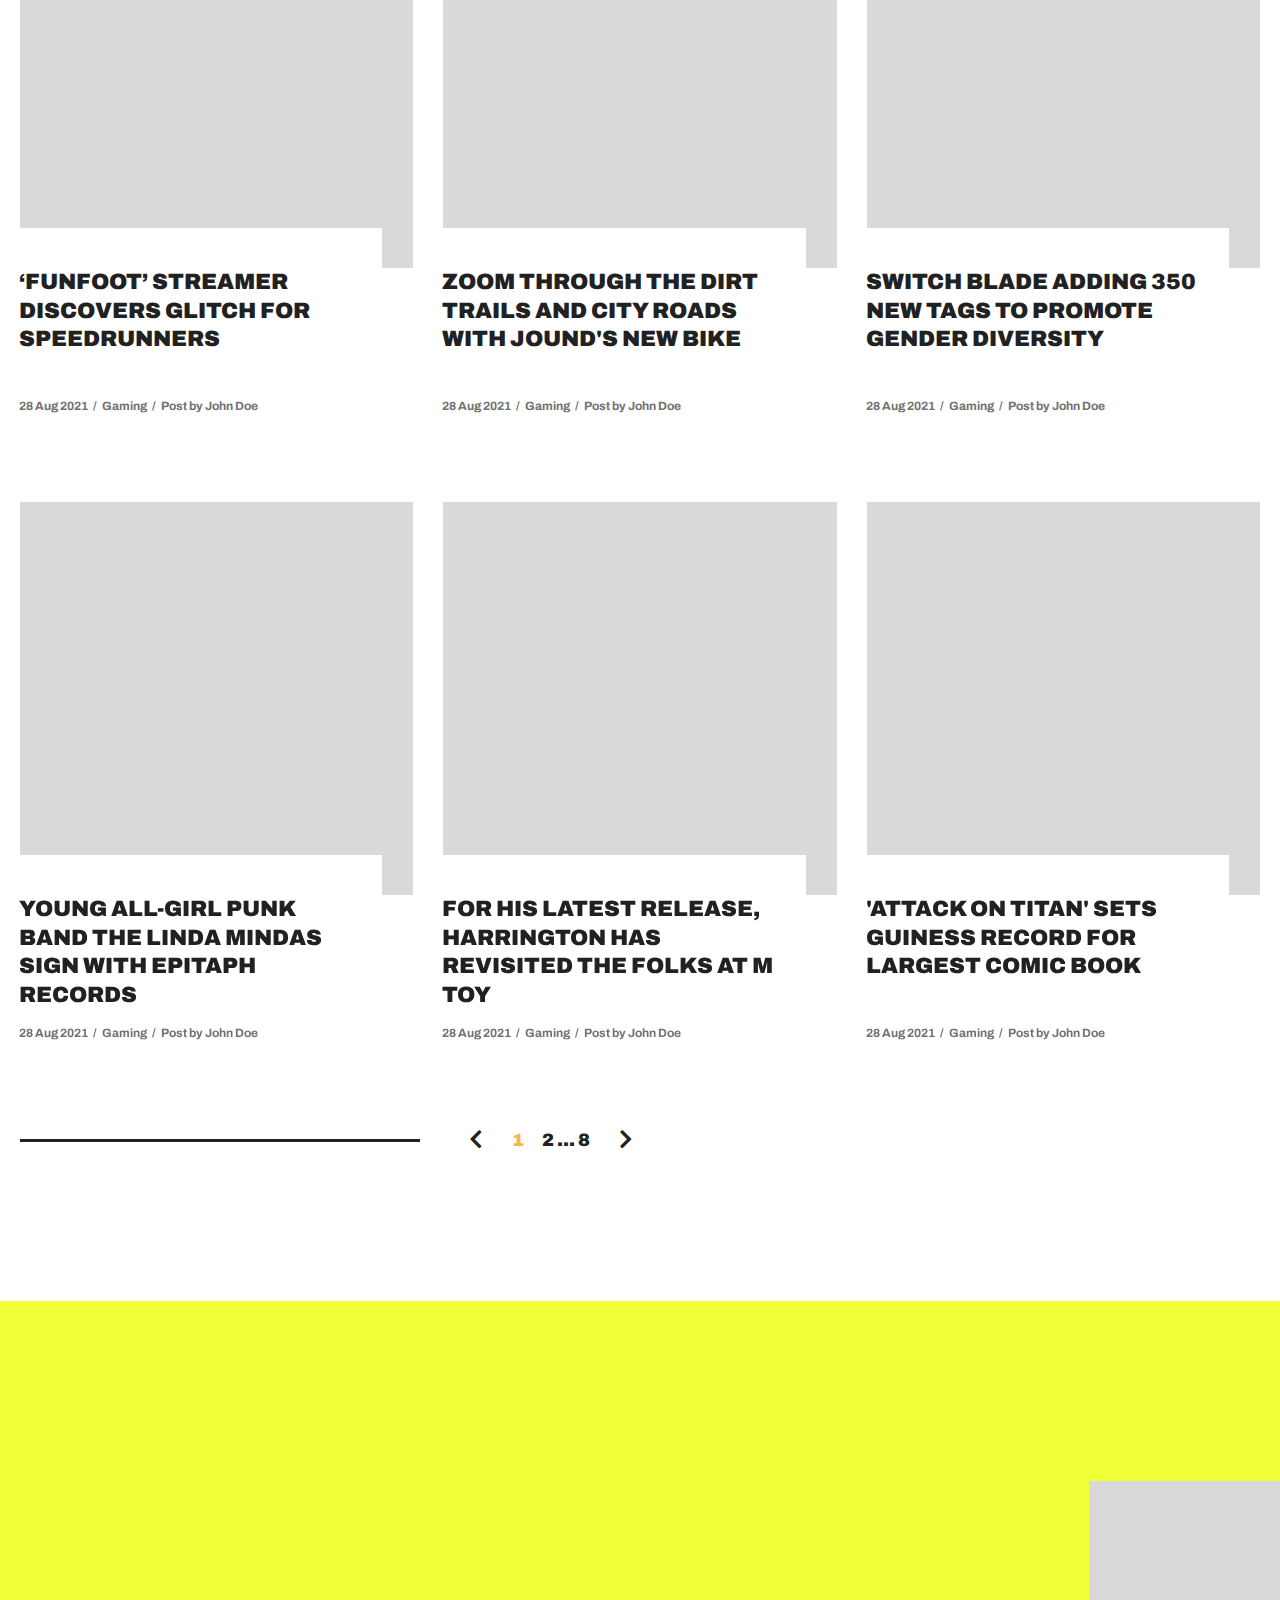
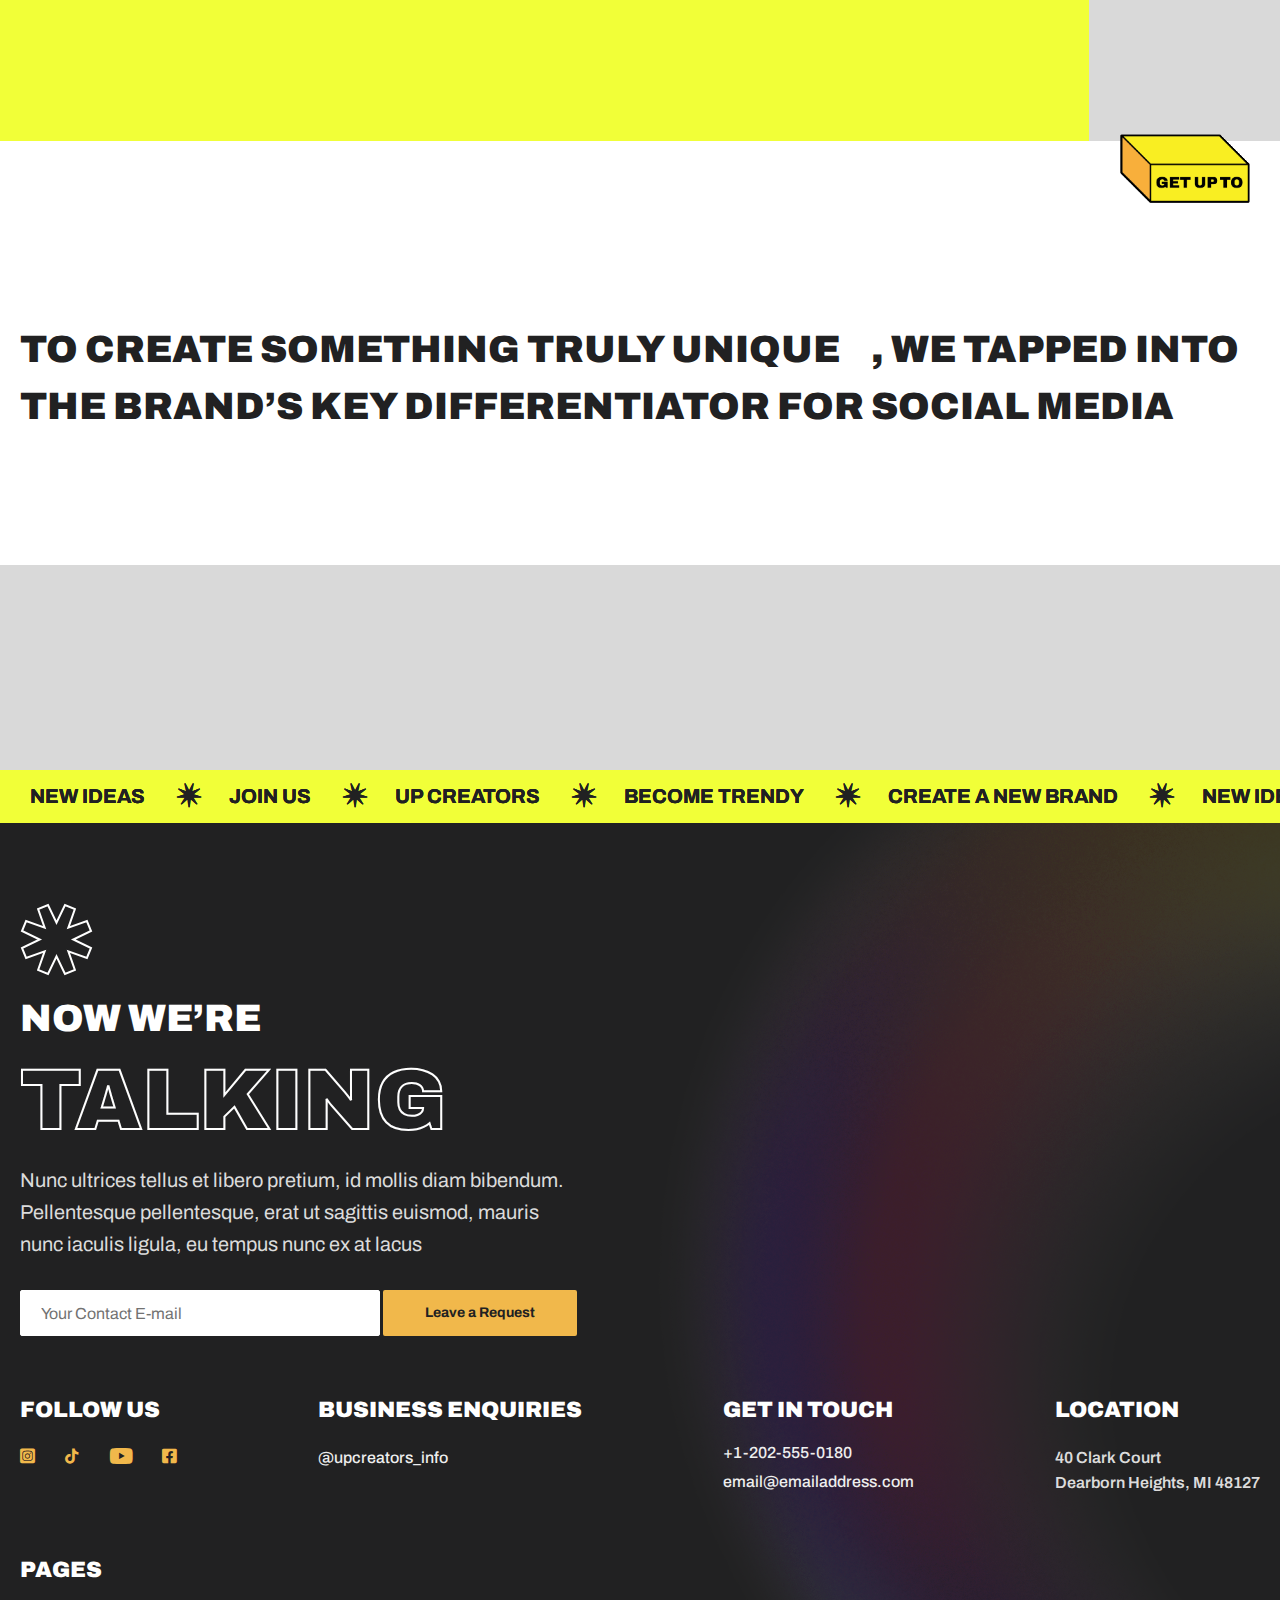
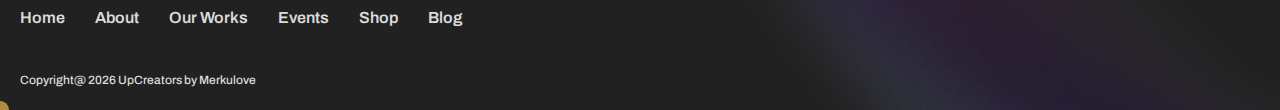
<file: blog-grid.html>
<!DOCTYPE html>
<html lang="en">
    <head>
        <meta charset="UTF-8" />
        <meta name="viewport" content="width=device-width, initial-scale=1.0, minimum-scale=1.0" />
        <meta http-equiv="X-UA-Compatible" content="ie=edge" />
        <title>News | UpCreators</title>
        <link rel="stylesheet preload" as="style" href="css/preload.min.css" />
        <link rel="stylesheet preload" as="style" href="css/icomoon.css" />
        <link rel="stylesheet preload" as="style" href="css/libs.min.css" />
        <link rel="stylesheet" href="css/blog-grid.min.css" />
    </head>
    <body>
        <header class="header" data-page="blog-grid" data-page-parent="news">
            <div class="header_bg">
                <picture>
                    <source data-srcset="img/gradients/10.webp" srcset="img/gradients/10.webp" type="image/webp" />
                    <img class="lazy" data-src="img/gradients/10.png" src="img/gradients/10.png" alt="media" />
                </picture>
            </div>
            <div class="container d-flex">
                <a class="header_logo logo" href="index.html">
                    <span class="header_logo-wrapper">
                        <img src="svg/logo--black.svg" alt="UpCreators" />
                    </span>
                    <span class="text">Creators</span>
                </a>
                <nav class="header_nav text--medium text--md collapse" id="headerMenu">
                    <ul class="header_nav-list">
                        <li class="header_nav-list_item dropdown">
                            <a
                                class="nav-link nav-item dropdown-toggle"
                                href="index.html"
                                data-bs-toggle="collapse"
                                data-bs-target="#homeMenu"
                                data-trigger="dropdown"
                                data-main-link="true"
                                aria-expanded="false"
                                aria-controls="homeMenu"
                                data-page="home"
                                data-page-parent="home"
                            >
                                <span class="nav-item_text"> Home </span>
                                <span class="icon icon-caret-down-solid"></span>
                            </a>
                            <div class="dropdown-menu collapse" id="homeMenu">
                                <ul class="dropdown-list">
                                    <li class="list-item">
                                        <a
                                            class="dropdown-item nav-item"
                                            data-page="home"
                                            data-page-parent="home"
                                            href="index.html"
                                            data-main="true"
                                        >
                                            Home Agency
                                        </a>
                                    </li>
                                    <li class="list-item">
                                        <a
                                            class="dropdown-item nav-item"
                                            data-page="streamers"
                                            data-page-parent="home"
                                            href="streamers.html"
                                        >
                                            Home Streamers
                                        </a>
                                    </li>
                                    <li class="list-item">
                                        <a
                                            class="dropdown-item nav-item"
                                            data-page="home-shop"
                                            data-page-parent="home"
                                            href="index-shop.html"
                                        >
                                            Home Shop
                                        </a>
                                    </li>
                                </ul>
                            </div>
                        </li>
                        <li class="header_nav-list_item">
                            <a class="nav-item nav-link" href="about.html" data-page="about" data-single="true">
                                <span class="nav-item_text">About</span>
                            </a>
                        </li>
                        <li class="header_nav-list_item dropdown">
                            <a
                                class="nav-link nav-item dropdown-toggle"
                                href="#"
                                data-bs-toggle="collapse"
                                data-bs-target="#pagesMenu"
                                data-trigger="dropdown"
                                data-page-parent="pages"
                                data-main-link="true"
                                aria-expanded="false"
                                aria-controls="pagesMenu"
                            >
                                <span class="nav-item_text"> Pages </span>
                                <span class="icon icon-caret-down-solid"></span>
                            </a>
                            <div class="dropdown-menu collapse" id="pagesMenu">
                                <ul class="dropdown-list">
                                    <li class="list-item">
                                        <a class="dropdown-item nav-item" data-page="faq" data-page-parent="pages" href="faq.html"> FAQ </a>
                                    </li>
                                    <li class="list-item">
                                        <a
                                            class="dropdown-item nav-item"
                                            data-page="contacts"
                                            data-page-parent="pages"
                                            href="contacts.html"
                                        >
                                            Contact Us
                                        </a>
                                    </li>
                                    <li class="list-item">
                                        <a class="dropdown-item nav-item" data-page="error" data-page-parent="pages" href="404.html">
                                            Error Page
                                        </a>
                                    </li>
                                </ul>
                            </div>
                        </li>
                        <li class="header_nav-list_item">
                            <a class="nav-item nav-link" href="events.html" data-page="events" data-single="true">
                                <span class="nav-item_text">Events</span>
                            </a>
                        </li>
                        <li class="header_nav-list_item dropdown">
                            <a
                                class="nav-link nav-item dropdown-toggle"
                                href="cases.html"
                                data-bs-toggle="collapse"
                                data-bs-target="#casesMenu"
                                data-trigger="dropdown"
                                data-page-parent="cases"
                                data-main-link="true"
                                aria-expanded="false"
                                aria-controls="casesMenu"
                            >
                                <span class="nav-item_text"> Our Works </span>
                                <span class="icon icon-caret-down-solid"></span>
                            </a>
                            <div class="dropdown-menu collapse" id="casesMenu">
                                <ul class="dropdown-list">
                                    <li class="list-item" data-main="true">
                                        <a class="dropdown-item nav-item" data-page="cases" data-page-parent="cases" href="cases.html">
                                            Our Works
                                        </a>
                                    </li>
                                    <li class="list-item">
                                        <a class="dropdown-item nav-item" data-page="case" data-page-parent="cases" href="case.html">
                                            Case Details
                                        </a>
                                    </li>
                                </ul>
                            </div>
                        </li>
                        <li class="header_nav-list_item dropdown">
                            <a
                                class="nav-link nav-item dropdown-toggle"
                                href="blog-sidebar.html"
                                data-bs-toggle="collapse"
                                data-bs-target="#newsMenu"
                                data-trigger="dropdown"
                                data-page-parent="news"
                                data-main-link="true"
                                aria-expanded="false"
                                aria-controls="newsMenu"
                            >
                                <span class="nav-item_text"> News </span>
                                <span class="icon icon-caret-down-solid"></span>
                            </a>
                            <div class="dropdown-menu collapse" id="newsMenu">
                                <ul class="dropdown-list">
                                    <li class="list-item">
                                        <a
                                            class="dropdown-item nav-item"
                                            data-page="blog-sidebar"
                                            data-page-parent="news"
                                            href="blog-sidebar.html"
                                        >
                                            News Sidebar
                                        </a>
                                    </li>
                                    <li class="list-item">
                                        <a
                                            class="dropdown-item nav-item"
                                            data-page="blog-list"
                                            data-page-parent="news"
                                            href="blog-list.html"
                                        >
                                            News Horizontal Boxes
                                        </a>
                                    </li>
                                    <li class="list-item">
                                        <a
                                            class="dropdown-item nav-item"
                                            data-page="blog-grid"
                                            data-page-parent="news"
                                            href="blog-grid.html"
                                        >
                                            News Full Width
                                        </a>
                                    </li>
                                    <li class="list-item">
                                        <a
                                            class="dropdown-item nav-item"
                                            data-page="post-sidebar"
                                            data-page-parent="news"
                                            href="post-sidebar.html"
                                        >
                                            Single Post Sidebar
                                        </a>
                                    </li>
                                    <li class="list-item">
                                        <a class="dropdown-item nav-item" data-page="post" data-page-parent="news" href="post.html">
                                            Single Post Full Width
                                        </a>
                                    </li>
                                </ul>
                            </div>
                        </li>
                        <li class="header_nav-list_item dropdown">
                            <a
                                class="nav-link nav-item dropdown-toggle"
                                href="shop.html"
                                data-bs-toggle="collapse"
                                data-bs-target="#shopMenu"
                                data-trigger="dropdown"
                                data-page-parent="shop"
                                data-main-link="true"
                                aria-expanded="false"
                                aria-controls="shopMenu"
                            >
                                <span class="nav-item_text"> Shop </span>
                                <span class="icon icon-caret-down-solid"></span>
                            </a>
                            <div class="dropdown-menu collapse" id="shopMenu">
                                <ul class="dropdown-list">
                                    <li class="list-item">
                                        <a class="dropdown-item nav-item" data-page="shop" data-page-parent="shop" href="shop.html">
                                            Shop
                                        </a>
                                    </li>
                                    <li class="list-item">
                                        <a
                                            class="dropdown-item nav-item"
                                            data-page="shop-list"
                                            data-page-parent="shop"
                                            href="shop-list.html"
                                        >
                                            Shop List
                                        </a>
                                    </li>
                                    <li class="list-item">
                                        <a class="dropdown-item nav-item" data-page="lookbook" data-page-parent="shop" href="lookbook.html">
                                            Shop Lookbook
                                        </a>
                                    </li>
                                    <li class="list-item">
                                        <a
                                            class="dropdown-item nav-item"
                                            data-page="collection"
                                            data-page-parent="shop"
                                            href="collection.html"
                                        >
                                            Shop Collection
                                        </a>
                                    </li>
                                    <li class="list-item">
                                        <a class="dropdown-item nav-item" data-page="product" data-page-parent="shop" href="product.html">
                                            Shop Product Page
                                        </a>
                                    </li>
                                    <li class="list-item">
                                        <a class="dropdown-item nav-item" data-page="product2" data-page-parent="shop" href="product2.html">
                                            Shop Product Big Images
                                        </a>
                                    </li>
                                    <li class="list-item">
                                        <a class="dropdown-item nav-item" data-page="product3" data-page-parent="shop" href="product3.html">
                                            Shop Product Big Slider
                                        </a>
                                    </li>
                                    <li class="list-item">
                                        <a class="dropdown-item nav-item" data-page="cart" data-page-parent="shop" href="cart.html">
                                            Shopping Bag
                                        </a>
                                    </li>
                                </ul>
                            </div>
                        </li>
                    </ul>
                </nav>
                <div class="header_user">
                    <a class="header_user-btn btn btn--outline" href="contacts.html">Get In Touch <i class="icon icon-arrow-right"></i> </a>
                    <a class="header_user-account" href="#">
                        <i class="icon-user"></i>
                    </a>
                    <a class="header_user-cart addToCart" href="#">
                        <i class="icon-bag"></i>
                        <span class="header_user-cart_qty">0</span>
                    </a>
                    <span class="header_user-preference">
                        USD
                        <span class="header_user-preference_country">
                            <picture>
                                <source data-srcset="img/placeholder.jpg" srcset="img/placeholder.jpg" type="image/webp" />
                                <img class="lazy" data-src="img/placeholder.jpg" src="img/placeholder.jpg" alt="USA" />
                            </picture>
                        </span>
                    </span>
                </div>
                <button
                    class="header_trigger"
                    id="headerTrigger"
                    data-bs-toggle="collapse"
                    data-bs-target="#headerMenu"
                    aria-controls="headerMenu"
                    aria-expanded="false"
                    type="button"
                ></button>
            </div>
        </header>
        <ul class="breadcrumbs">
            <li>
                <a class="link" href="index.html">Home</a>
            </li>

            <li>
                <span>News</span>
            </li>
        </ul>
        <header class="page section">
            <div class="page_overlay"></div>
            <div class="container">
                <div class="page_main">
                    <div class="page_main-icon rotate shape">
                        <svg width="69" height="69" viewBox="0 0 69 69" fill="none" xmlns="http://www.w3.org/2000/svg">
                            <path
                                d="M42.993 69L34.5 51.2698L26.007 69L16.1104 64.9008L22.6419 46.3582L4.09932 52.8899L0 42.993L17.7302 34.5L0 26.007L4.09932 16.1103L22.6419 22.6418L16.1104 4.09921L26.007 0L34.5 17.7302L42.993 0L52.8899 4.09921L46.3582 22.6418L64.9008 16.1103L69 26.007L51.2698 34.5L69 42.993L64.9008 52.8899L46.3582 46.3582L52.8899 64.9008L42.993 69Z"
                                fill="currentColor"
                            />
                        </svg>
                    </div>
                    <h1 class="page_main-title outlined outlined--white" data-aos="fade-left">News</h1>
                    <h2 class="page_main-subtitle" data-aos="fade-right">Blog Boxes</h2>
                </div>
            </div>
        </header>
        <main class="blog">
            <!--  banner section start  -->
            <div class="container">
                <div class="blog_panel">
                    <div class="wrapper">
                        <ul class="blog_panel-filters h6">
                            <li class="list-item">
                                <a class="blog_panel-filters_filter link link--brackets current" data-filter="*" href="#">All</a>
                            </li>
                            <li class="list-item">
                                <a class="blog_panel-filters_filter link link--brackets" data-filter=".influencers" href="#">Influencers</a>
                            </li>
                            <li class="list-item">
                                <a class="blog_panel-filters_filter link link--brackets" data-filter=".brands" href="#">Brands</a>
                            </li>
                            <li class="list-item">
                                <a class="blog_panel-filters_filter link link--brackets" data-filter=".social" href="#">Social Media</a>
                            </li>
                            <li class="list-item">
                                <a class="blog_panel-filters_filter link link--brackets" data-filter=".challenges" href="#">Challenges</a>
                            </li>
                            <li class="list-item">
                                <a class="blog_panel-filters_filter link link--brackets" data-filter=".gaming" href="#">Gaming</a>
                            </li>
                            <li class="list-item">
                                <a class="blog_panel-filters_filter link link--brackets" data-filter=".art" href="#">Art & Music</a>
                            </li>
                        </ul>
                        <span class="divider"></span>
                    </div>
                    <form class="search" action="#" method="get" data-type="search">
                        <input class="field required" type="search" id="searchQuery" name="searchQuery" placeholder="Search" />
                        <label for="searchQuery"><i class="icon-search"></i></label>
                    </form>
                    <div class="blog_panel-sorting">
                        <div class="wrapper">
                            <select name="blogSorting" id="blogSorting">
                                <option value="latest">Latest posts</option>
                                <option value="oldest">Oldest posts</option>
                                <option value="popular">Popular posts</option>
                                <option value="liked">Most liked</option>
                                <option value="viewed">Most viewed</option>
                            </select>
                        </div>
                        <a class="link current" href="#"><i class="icon-grid"></i></a>
                        <a class="link" href="blog-list.html"><i class="icon-list"></i></a>
                    </div>
                </div>
                <ul class="blog_posts blog_posts--sortable box_posts">
                    <li class="box_posts-item blog_posts-item brands social art gaming">
                        <div class="media">
                            <picture>
                                <source data-srcset="img/placeholder.jpg" srcset="img/placeholder.jpg" type="image/webp" />
                                <img
                                    class="lazy"
                                    data-src="img/placeholder.jpg"
                                    src="img/placeholder.jpg"
                                    alt="Michelin-Starred Chef Joins Shake Shack Pizza For a Limited-Edition"
                                />
                            </picture>
                        </div>
                        <div class="main">
                            <a class="main_title h4" href="post.html"
                                >Michelin-Starred Chef Joins Shake Shack Pizza For a Limited-Edition</a
                            >
                            <ul class="main_meta meta">
                                <li class="meta_item">28 Aug 2021</li>
                                <li class="meta_item">Gaming</li>
                                <li class="meta_item">Post by John Doe</li>
                            </ul>
                        </div>
                    </li>
                    <li class="box_posts-item blog_posts-item influencers brands art gaming">
                        <div class="media">
                            <picture>
                                <source data-srcset="img/placeholder.jpg" srcset="img/placeholder.jpg" type="image/webp" />
                                <img
                                    class="lazy"
                                    data-src="img/placeholder.jpg"
                                    src="img/placeholder.jpg"
                                    alt="New 'Paranormal Activity' Film and Documentary to Release on Studio"
                                />
                            </picture>
                        </div>
                        <div class="main">
                            <a class="main_title h4" href="post.html"
                                >New 'Paranormal Activity' Film and Documentary to Release on Studio</a
                            >
                            <ul class="main_meta meta">
                                <li class="meta_item">28 Aug 2021</li>
                                <li class="meta_item">Gaming</li>
                                <li class="meta_item">Post by John Doe</li>
                            </ul>
                        </div>
                    </li>
                    <li class="box_posts-item blog_posts-item influencers brands challenges gaming">
                        <div class="media">
                            <picture>
                                <source data-srcset="img/placeholder.jpg" srcset="img/placeholder.jpg" type="image/webp" />
                                <img
                                    class="lazy"
                                    data-src="img/placeholder.jpg"
                                    src="img/placeholder.jpg"
                                    alt="Preview  Graphically-Charged Autumn/Winter 2021 Collection"
                                />
                            </picture>
                        </div>
                        <div class="main">
                            <a class="main_title h4" href="post.html">Preview Graphically-Charged Autumn/Winter 2021 Collection</a>
                            <ul class="main_meta meta">
                                <li class="meta_item">28 Aug 2021</li>
                                <li class="meta_item">Gaming</li>
                                <li class="meta_item">Post by John Doe</li>
                            </ul>
                        </div>
                    </li>
                    <li class="box_posts-item blog_posts-item art brands challenges">
                        <div class="media">
                            <picture>
                                <source data-srcset="img/placeholder.jpg" srcset="img/placeholder.jpg" type="image/webp" />
                                <img
                                    class="lazy"
                                    data-src="img/placeholder.jpg"
                                    src="img/placeholder.jpg"
                                    alt="First-Time ‘Funfoot’  Streamer Discovers Glitch for Speedrunners"
                                />
                            </picture>
                        </div>
                        <div class="main">
                            <a class="main_title h4" href="post.html">‘Funfoot’ Streamer Discovers Glitch for Speedrunners</a>
                            <ul class="main_meta meta">
                                <li class="meta_item">28 Aug 2021</li>
                                <li class="meta_item">Gaming</li>
                                <li class="meta_item">Post by John Doe</li>
                            </ul>
                        </div>
                    </li>
                    <li class="box_posts-item blog_posts-item social art challenges">
                        <div class="media">
                            <picture>
                                <source data-srcset="img/placeholder.jpg" srcset="img/placeholder.jpg" type="image/webp" />
                                <img
                                    class="lazy"
                                    data-src="img/placeholder.jpg"
                                    src="img/placeholder.jpg"
                                    alt="Zoom Through the Dirt Trails and City Roads With Jound's New  bike"
                                />
                            </picture>
                        </div>
                        <div class="main">
                            <a class="main_title h4" href="post.html">Zoom Through the Dirt Trails and City Roads With Jound's New bike</a>
                            <ul class="main_meta meta">
                                <li class="meta_item">28 Aug 2021</li>
                                <li class="meta_item">Gaming</li>
                                <li class="meta_item">Post by John Doe</li>
                            </ul>
                        </div>
                    </li>
                    <li class="box_posts-item blog_posts-item influencers art challenges">
                        <div class="media">
                            <picture>
                                <source data-srcset="img/placeholder.jpg" srcset="img/placeholder.jpg" type="image/webp" />
                                <img
                                    class="lazy"
                                    data-src="img/placeholder.jpg"
                                    src="img/placeholder.jpg"
                                    alt="Switch Adds 350 New Tags to Promote Gender Diversity"
                                />
                            </picture>
                        </div>
                        <div class="main">
                            <a class="main_title h4" href="post.html">Switch Blade Adding 350 New Tags to Promote Gender Diversity</a>
                            <ul class="main_meta meta">
                                <li class="meta_item">28 Aug 2021</li>
                                <li class="meta_item">Gaming</li>
                                <li class="meta_item">Post by John Doe</li>
                            </ul>
                        </div>
                    </li>
                    <li class="box_posts-item blog_posts-item influencers brands">
                        <div class="media">
                            <picture>
                                <source data-srcset="img/placeholder.jpg" srcset="img/placeholder.jpg" type="image/webp" />
                                <img
                                    class="lazy"
                                    data-src="img/placeholder.jpg"
                                    src="img/placeholder.jpg"
                                    alt="Young All-Girl Punk Band The Linda Mindas Sign With Epitaph Records"
                                />
                            </picture>
                        </div>
                        <div class="main">
                            <a class="main_title h4" href="post.html"
                                >Young All-Girl Punk Band The Linda Mindas Sign With Epitaph Records</a
                            >
                            <ul class="main_meta meta">
                                <li class="meta_item">28 Aug 2021</li>
                                <li class="meta_item">Gaming</li>
                                <li class="meta_item">Post by John Doe</li>
                            </ul>
                        </div>
                    </li>
                    <li class="box_posts-item blog_posts-item social brands">
                        <div class="media">
                            <picture>
                                <source data-srcset="img/placeholder.jpg" srcset="img/placeholder.jpg" type="image/webp" />
                                <img
                                    class="lazy"
                                    data-src="img/placeholder.jpg"
                                    src="img/placeholder.jpg"
                                    alt="For his latest release, Harrington has revisited the folks at M Toy "
                                />
                            </picture>
                        </div>
                        <div class="main">
                            <a class="main_title h4" href="post.html"
                                >For his latest release, Harrington has revisited the folks at M Toy
                            </a>
                            <ul class="main_meta meta">
                                <li class="meta_item">28 Aug 2021</li>
                                <li class="meta_item">Gaming</li>
                                <li class="meta_item">Post by John Doe</li>
                            </ul>
                        </div>
                    </li>
                    <li class="box_posts-item blog_posts-item social art">
                        <div class="media">
                            <picture>
                                <source data-srcset="img/placeholder.jpg" srcset="img/placeholder.jpg" type="image/webp" />
                                <img
                                    class="lazy"
                                    data-src="img/placeholder.jpg"
                                    src="img/placeholder.jpg"
                                    alt="'Attack on Titan' Sets Guiness World Record for Largest Comic Book"
                                />
                            </picture>
                        </div>
                        <div class="main">
                            <a class="main_title h4" href="post.html">'Attack on Titan' Sets Guiness Record for Largest Comic Book</a>
                            <ul class="main_meta meta">
                                <li class="meta_item">28 Aug 2021</li>
                                <li class="meta_item">Gaming</li>
                                <li class="meta_item">Post by John Doe</li>
                            </ul>
                        </div>
                    </li>
                </ul>
                <div class="pagination">
                    <span class="pagination_line divider"></span>
                    <div class="pagination_main">
                        <a class="link disabled" href="#">
                            <i class="icon-angle-left icon"></i>
                        </a>
                        <div class="pages">
                            <a class="link current" href="#">1</a>
                            <a class="link" href="#">2</a>
                            <span class="separator">...</span>
                            <a class="link" href="#">8</a>
                        </div>
                        <a class="link" href="#">
                            <i class="icon-angle-right icon"></i>
                        </a>
                    </div>
                </div>
            </div>
            <aside class="aside">
                <!--  banner content start  -->
                <div class="banner section">
                    <div class="container">
                        <div class="banner_main">
                            <h2 class="banner_main-title" data-aos="fade-down">SUBSCRIBE TO THE UpCreators NEWS AND GET -10% DISCOUNT!</h2>
                            <div class="wrapper" data-aos="fade-up">
                                <a class="banner_main-btn btn btn--arrow btn--black" href="contacts.html"
                                    >Join us <i class="icon icon-arrow-right"></i
                                ></a>
                            </div>
                        </div>
                        <div class="banner_media">
                            <div class="banner_media-img">
                                <picture>
                                    <source data-srcset="img/placeholder.jpg" srcset="img/placeholder.jpg" type="image/webp" />
                                    <img class="lazy" data-src="img/placeholder.jpg" src="img/placeholder.jpg" alt="media" />
                                </picture>
                            </div>
                            <a class="getup" href="events.html"></a>
                        </div>
                    </div>
                </div>
                <!--  banner content end  -->
                <div class="banner_extension">
                    <div class="container">
                        <h2 class="banner_extension-title">
                            To create something truly unique
                            <span class="emoji">
                                <span class="emoji_item">
                                    <picture>
                                        <source data-srcset="img/placeholder.jpg" srcset="img/placeholder.jpg" type="image/webp" />
                                        <img class="lazy" data-src="img/placeholder.jpg" src="img/placeholder.jpg" alt="emoji" />
                                    </picture>
                                </span>
                                <span class="emoji_item">
                                    <picture>
                                        <source data-srcset="img/placeholder.jpg" srcset="img/placeholder.jpg" type="image/webp" />
                                        <img class="lazy" data-src="img/placeholder.jpg" src="img/placeholder.jpg" alt="emoji" />
                                    </picture>
                                </span>
                                <span class="emoji_item">
                                    <picture>
                                        <source data-srcset="img/placeholder.jpg" srcset="img/placeholder.jpg" type="image/webp" />
                                        <img class="lazy" data-src="img/placeholder.jpg" src="img/placeholder.jpg" alt="emoji" />
                                    </picture>
                                </span>
                            </span>
                            , we tapped into the brand’s key differentiator for Social Media
                        </h2>
                    </div>
                </div>
            </aside>
        </main>
        <!--  feed section start  -->
        <div class="feed swiper">
            <div class="swiper-wrapper">
                <div class="swiper-slide">
                    <a class="link" href="https://instagram.com" target="_blank" rel="noopener noreferrer">
                        <picture>
                            <source data-srcset="img/placeholder.jpg" srcset="img/placeholder.jpg" type="image/webp" />
                            <img class="lazy" data-src="img/placeholder.jpg" src="img/placeholder.jpg" alt="instagram post" />
                        </picture>
                    </a>
                </div>
                <div class="swiper-slide">
                    <a class="link" href="https://instagram.com" target="_blank" rel="noopener noreferrer">
                        <picture>
                            <source data-srcset="img/placeholder.jpg" srcset="img/placeholder.jpg" type="image/webp" />
                            <img class="lazy" data-src="img/placeholder.jpg" src="img/placeholder.jpg" alt="instagram post" />
                        </picture>
                    </a>
                </div>
                <div class="swiper-slide">
                    <a class="link" href="https://instagram.com" target="_blank" rel="noopener noreferrer">
                        <picture>
                            <source data-srcset="img/placeholder.jpg" srcset="img/placeholder.jpg" type="image/webp" />
                            <img class="lazy" data-src="img/placeholder.jpg" src="img/placeholder.jpg" alt="instagram post" />
                        </picture>
                    </a>
                </div>
                <div class="swiper-slide">
                    <a class="link" href="https://instagram.com" target="_blank" rel="noopener noreferrer">
                        <picture>
                            <source data-srcset="img/placeholder.jpg" srcset="img/placeholder.jpg" type="image/webp" />
                            <img class="lazy" data-src="img/placeholder.jpg" src="img/placeholder.jpg" alt="instagram post" />
                        </picture>
                    </a>
                </div>
                <div class="swiper-slide">
                    <a class="link" href="https://instagram.com" target="_blank" rel="noopener noreferrer">
                        <picture>
                            <source data-srcset="img/placeholder.jpg" srcset="img/placeholder.jpg" type="image/webp" />
                            <img class="lazy" data-src="img/placeholder.jpg" src="img/placeholder.jpg" alt="instagram post" />
                        </picture>
                    </a>
                </div>
                <div class="swiper-slide">
                    <a class="link" href="https://instagram.com" target="_blank" rel="noopener noreferrer">
                        <picture>
                            <source data-srcset="img/placeholder.jpg" srcset="img/placeholder.jpg" type="image/webp" />
                            <img class="lazy" data-src="img/placeholder.jpg" src="img/placeholder.jpg" alt="instagram post" />
                        </picture>
                    </a>
                </div>
                <div class="swiper-slide">
                    <a class="link" href="https://instagram.com" target="_blank" rel="noopener noreferrer">
                        <picture>
                            <source data-srcset="img/placeholder.jpg" srcset="img/placeholder.jpg" type="image/webp" />
                            <img class="lazy" data-src="img/placeholder.jpg" src="img/placeholder.jpg" alt="instagram post" />
                        </picture>
                    </a>
                </div>
                <div class="swiper-slide">
                    <a class="link" href="https://instagram.com" target="_blank" rel="noopener noreferrer">
                        <picture>
                            <source data-srcset="img/placeholder.jpg" srcset="img/placeholder.jpg" type="image/webp" />
                            <img class="lazy" data-src="img/placeholder.jpg" src="img/placeholder.jpg" alt="instagram post" />
                        </picture>
                    </a>
                </div>
            </div>
        </div>
        <!--  feed section end  -->
        <div class="ticker yellow">
            <div class="d-none">
                <span class="ticker-item">new Ideas</span>
                <span class="ticker-item">Join us</span>
                <span class="ticker-item">UP Creators</span>
                <span class="ticker-item">Become trendy</span>
                <span class="ticker-item">Create a new Brand</span>
                <span class="ticker-item">new Ideas</span>
                <span class="ticker-item">Join us</span>
                <span class="ticker-item">UP Creators</span>
                <span class="ticker-item">Become trendy</span>
                <span class="ticker-item">Create a new Brand</span>
            </div>
        </div>
        <footer class="footer">
            <div class="footer_bg">
                <picture>
                    <source data-srcset="img/gradients/10.webp" srcset="img/gradients/10.webp" type="image/webp" />
                    <img class="lazy" data-src="img/gradients/10.jpg" src="img/gradients/10.jpg" alt="media" />
                </picture>
            </div>
            <div class="container">
                <div class="footer_about">
                    <div class="footer_about-slogan">
                        <div class="footer_about-slogan_icon rotate shape">
                            <svg width="73" height="73" viewBox="0 0 73 73" fill="none" xmlns="http://www.w3.org/2000/svg">
                                <path
                                    d="M44.993 71L36.5 53.2698L28.007 71L18.1104 66.9008L24.6419 48.3582L6.09932 54.8899L2 44.993L19.7302 36.5L2 28.007L6.09932 18.1103L24.6419 24.6418L18.1104 6.09921L28.007 2L36.5 19.7302L44.993 2L54.8899 6.09921L48.3582 24.6418L66.9008 18.1103L71 28.007L53.2698 36.5L71 44.993L66.9008 54.8899L48.3582 48.3582L54.8899 66.9008L44.993 71Z"
                                    fill="transparent"
                                    stroke="currentColor"
                                    stroke-width="2"
                                />
                            </svg>
                        </div>
                        <h2 class="footer_about-slogan_title">
                            Now we’re
                            <span class="h1 linebreak outlined outlined--white">Talking</span>
                        </h2>
                        <p class="footer_about-slogan_text">
                            Nunc ultrices tellus et libero pretium, id mollis diam bibendum. Pellentesque pellentesque, erat ut sagittis
                            euismod, mauris nunc iaculis ligula, eu tempus nunc ex at lacus
                        </p>
                    </div>
                    <form class="footer_about-form d-flex" action="#" method="post">
                        <input class="field" type="text" data-type="email" placeholder="Your Contact E-mail" />
                        <button class="btn btn--accent btn--hover-o" type="submit">Leave a Request</button>
                    </form>
                </div>
                <div class="footer_main d-flex">
                    <div class="footer_main-block">
                        <h4 class="footer_main-block_title">Follow Us</h4>
                        <ul class="footer_main-block_socials socials">
                            <li>
                                <a href="https://instagram.com" target="_blank" rel="noopener noreferrer">
                                    <i class="icon-instagram"></i>
                                </a>
                            </li>
                            <li>
                                <a href="https://tiktok.com" target="_blank" rel="noopener noreferrer">
                                    <i class="icon-tiktok"></i>
                                </a>
                            </li>
                            <li>
                                <a href="https://youtube.com" target="_blank" rel="noopener noreferrer">
                                    <i class="icon-youtube"></i>
                                </a>
                            </li>
                            <li>
                                <a href="https://facebook.com" target="_blank" rel="noopener noreferrer">
                                    <i class="icon-facebook"></i>
                                </a>
                            </li>
                        </ul>
                    </div>
                    <div class="footer_main-block">
                        <h4 class="footer_main-block_title">Get In Touch</h4>
                        <div class="footer_main-block_content d-flex flex-column">
                            <a class="link link--underline" href="tel:+1234567890">+1-202-555-0180</a>
                            <a class="link link--underline" href="mailto:example@domain.com">email@emailaddress.com</a>
                        </div>
                    </div>
                    <div class="footer_main-block">
                        <h4 class="footer_main-block_title">Business Enquiries</h4>
                        <div class="footer_main-block_content">
                            <a class="link link--underline" href="#">@upcreators_info</a>
                        </div>
                    </div>
                    <div class="footer_main-block">
                        <h4 class="footer_main-block_title">Location</h4>
                        <div class="footer_main-block_content">
                            <span>40 Clark Court <span class="linebreak">Dearborn Heights, MI 48127</span></span>
                        </div>
                    </div>
                    <div class="footer_main-block">
                        <h4 class="footer_main-block_title">Pages</h4>
                        <ul class="footer_main-block_nav d-flex">
                            <li>
                                <a class="nav-link" href="index.html" data-page="home" data-page-parent="home">Home</a>
                            </li>
                            <li>
                                <a class="nav-link" href="about.html" data-page="about">About</a>
                            </li>
                            <li>
                                <a class="nav-link" href="cases.html" data-page="cases" data-page-parent="cases">Our Works</a>
                            </li>
                            <li>
                                <a class="nav-link" href="events.html" data-page="events">Events</a>
                            </li>
                            <li>
                                <a class="nav-link" href="shop.html" data-page="shop" data-page-parent="shop">Shop</a>
                            </li>
                            <li>
                                <a class="nav-link" href="blog-sidebar.html" data-page="blog-sidebar" data-page-parent="news">Blog</a>
                            </li>
                        </ul>
                    </div>
                </div>
            </div>
            <p class="footer_copy">Copyright@ <span id="currentYear"></span> UpCreators by Merkulove</p>
        </footer>
        <!-- cart popup component start -->
        <div class="cart_popup">
            <div class="cart_popup-backdrop"></div>
            <div class="cart_popup-helper">
                <div class="cart_popup-wrapper">
                    <div class="cart_popup-header d-flex flex-wrap justify-content-between align-items-center">
                        <h4 class="success"><i class="icon icon-check"></i> Item Added</h4>
                        <span class="cartID">Cart Id: 12345</span>
                        <p class="note">Please note: Item(s) is not reserved until checkout is completed</p>
                    </div>
                    <div class="cart_popup-main">
                        <ul class="cart_popup-main_list">
                            <li class="list-item">
                                <div class="media">
                                    <picture>
                                        <source data-srcset="img/placeholder.jpg" srcset="img/placeholder.jpg" type="image/webp" />
                                        <img class="lazy" data-src="img/placeholder.jpg" src="img/placeholder.jpg" alt="Limited Edition T-Shirt" />
                                    </picture>
                                </div>
                                <div class="main">
                                    <div class="main_info">
                                        <div class="wrapper">
                                            <span class="main_info-label">Clothing</span>
                                            <a class="main_info-remove" href="#">
                                                <span class="text">remove</span>
                                                <i class="icon icon-close"></i>
                                            </a>
                                        </div>
                                        <h6 class="main_info-title">Limited Edition T-Shirt</h6>
                                        <ul class="main_info-details">
                                            <li>
                                                <span class="property">size:</span>
                                                <span class="value">s</span>
                                            </li>
                                            <li>
                                                <span class="property">color:</span>
                                                <span class="value">pink</span>
                                            </li>
                                        </ul>
                                        <div class="wrapper">
                                            <div class="main_info-qty">
                                                <span class="main_info-qty_label">Qty:</span>
                                                <div class="qty">
                                                    <span class="qty_minus control">
                                                        <i class="icon-minus"></i>
                                                    </span>
                                                    <input class="qty_amount" type="number" readonly value="1" min="1" max="99" hidden />
                                                    <span class="qty_amount-display"></span>
                                                    <span class="qty_plus control">
                                                        <i class="icon-plus"></i>
                                                    </span>
                                                </div>
                                            </div>
                                            <span class="main_info-price">$320</span>
                                        </div>
                                    </div>
                                </div>
                            </li>
                            <li class="list-item">
                                <div class="media">
                                    <picture>
                                        <source data-srcset="img/placeholder.jpg" srcset="img/placeholder.jpg" type="image/webp" />
                                        <img class="lazy" data-src="img/placeholder.jpg" src="img/placeholder.jpg" alt="Red Flame Jacket" />
                                    </picture>
                                </div>
                                <div class="main">
                                    <div class="main_info">
                                        <div class="wrapper">
                                            <span class="main_info-label">Clothing</span>
                                            <a class="main_info-remove" href="#">
                                                <span class="text">remove</span>
                                                <i class="icon icon-close"></i>
                                            </a>
                                        </div>
                                        <h6 class="main_info-title">Red Flame Jacket</h6>
                                        <ul class="main_info-details">
                                            <li>
                                                <span class="property">size:</span>
                                                <span class="value">s</span>
                                            </li>
                                            <li>
                                                <span class="property">color:</span>
                                                <span class="value">pink</span>
                                            </li>
                                        </ul>
                                        <div class="wrapper">
                                            <div class="main_info-qty">
                                                <span class="main_info-qty_label">Qty:</span>
                                                <div class="qty">
                                                    <span class="qty_minus control">
                                                        <i class="icon-minus"></i>
                                                    </span>
                                                    <input class="qty_amount" type="number" readonly value="1" min="1" max="99" hidden />
                                                    <span class="qty_amount-display"></span>
                                                    <span class="qty_plus control">
                                                        <i class="icon-plus"></i>
                                                    </span>
                                                </div>
                                            </div>
                                            <span class="main_info-price">$320</span>
                                        </div>
                                    </div>
                                </div>
                            </li>
                            <li class="list-item">
                                <div class="media">
                                    <picture>
                                        <source data-srcset="img/placeholder.jpg" srcset="img/placeholder.jpg" type="image/webp" />
                                        <img class="lazy" data-src="img/placeholder.jpg" src="img/placeholder.jpg" alt="Festival Necklace" />
                                    </picture>
                                </div>
                                <div class="main">
                                    <div class="main_info">
                                        <div class="wrapper">
                                            <span class="main_info-label">Clothing</span>
                                            <a class="main_info-remove" href="#">
                                                <span class="text">remove</span>
                                                <i class="icon icon-close"></i>
                                            </a>
                                        </div>
                                        <h6 class="main_info-title">Festival Necklace</h6>
                                        <ul class="main_info-details">
                                            <li>
                                                <span class="property">size:</span>
                                                <span class="value">s</span>
                                            </li>
                                            <li>
                                                <span class="property">color:</span>
                                                <span class="value">pink</span>
                                            </li>
                                        </ul>
                                        <div class="wrapper">
                                            <div class="main_info-qty">
                                                <span class="main_info-qty_label">Qty:</span>
                                                <div class="qty">
                                                    <span class="qty_minus control">
                                                        <i class="icon-minus"></i>
                                                    </span>
                                                    <input class="qty_amount" type="number" readonly value="1" min="1" max="99" hidden />
                                                    <span class="qty_amount-display"></span>
                                                    <span class="qty_plus control">
                                                        <i class="icon-plus"></i>
                                                    </span>
                                                </div>
                                            </div>
                                            <span class="main_info-price">$320</span>
                                        </div>
                                    </div>
                                </div>
                            </li>
                        </ul>
                    </div>
                    <div class="cart_popup-footer">
                        <div class="cart_popup-footer_summary d-flex flex-column">
                            <div class="subtotal">
                                <span class="subtotal_title">Subtotal</span>
                                <span class="subtotal_sum">$1320.00</span>
                            </div>
                            <div class="total h6">
                                <span class="total_title">Total</span>
                                <span class="total_sum">$1320.00</span>
                            </div>
                        </div>
                        <div class="cart_popup-footer_action d-flex">
                            <a class="btn btn--black" href="cart.html">View options</a>
                            <a class="btn btn--accent btn--hover-black" href="cart.html">Checkout</a>
                        </div>
                        <p class="note">Suspendisse potenti. Fusce id cursus massa. Duis tuc uno venenatis ex</p>
                    </div>
                </div>
            </div>
        </div>
        <!-- cart popup component end -->
        <button class="scrollTrigger" id="scrollTrigger"><i class="icon-to-top"></i></button>
        <script id="www-widgetapi-script" src="https://s.ytimg.com/yts/jsbin/www-widgetapi-vflS50iB-/www-widgetapi.js" async=""></script>
        <script src="https://www.youtube.com/player_api"></script>
        <script src="js/common.min.js"></script>
        <script src="js/lottie.min.js"></script>

        <script src="js/blog.min.js"></script>
        <script src="js/ticker.min.js"></script>
    </body>
</html>
</file>
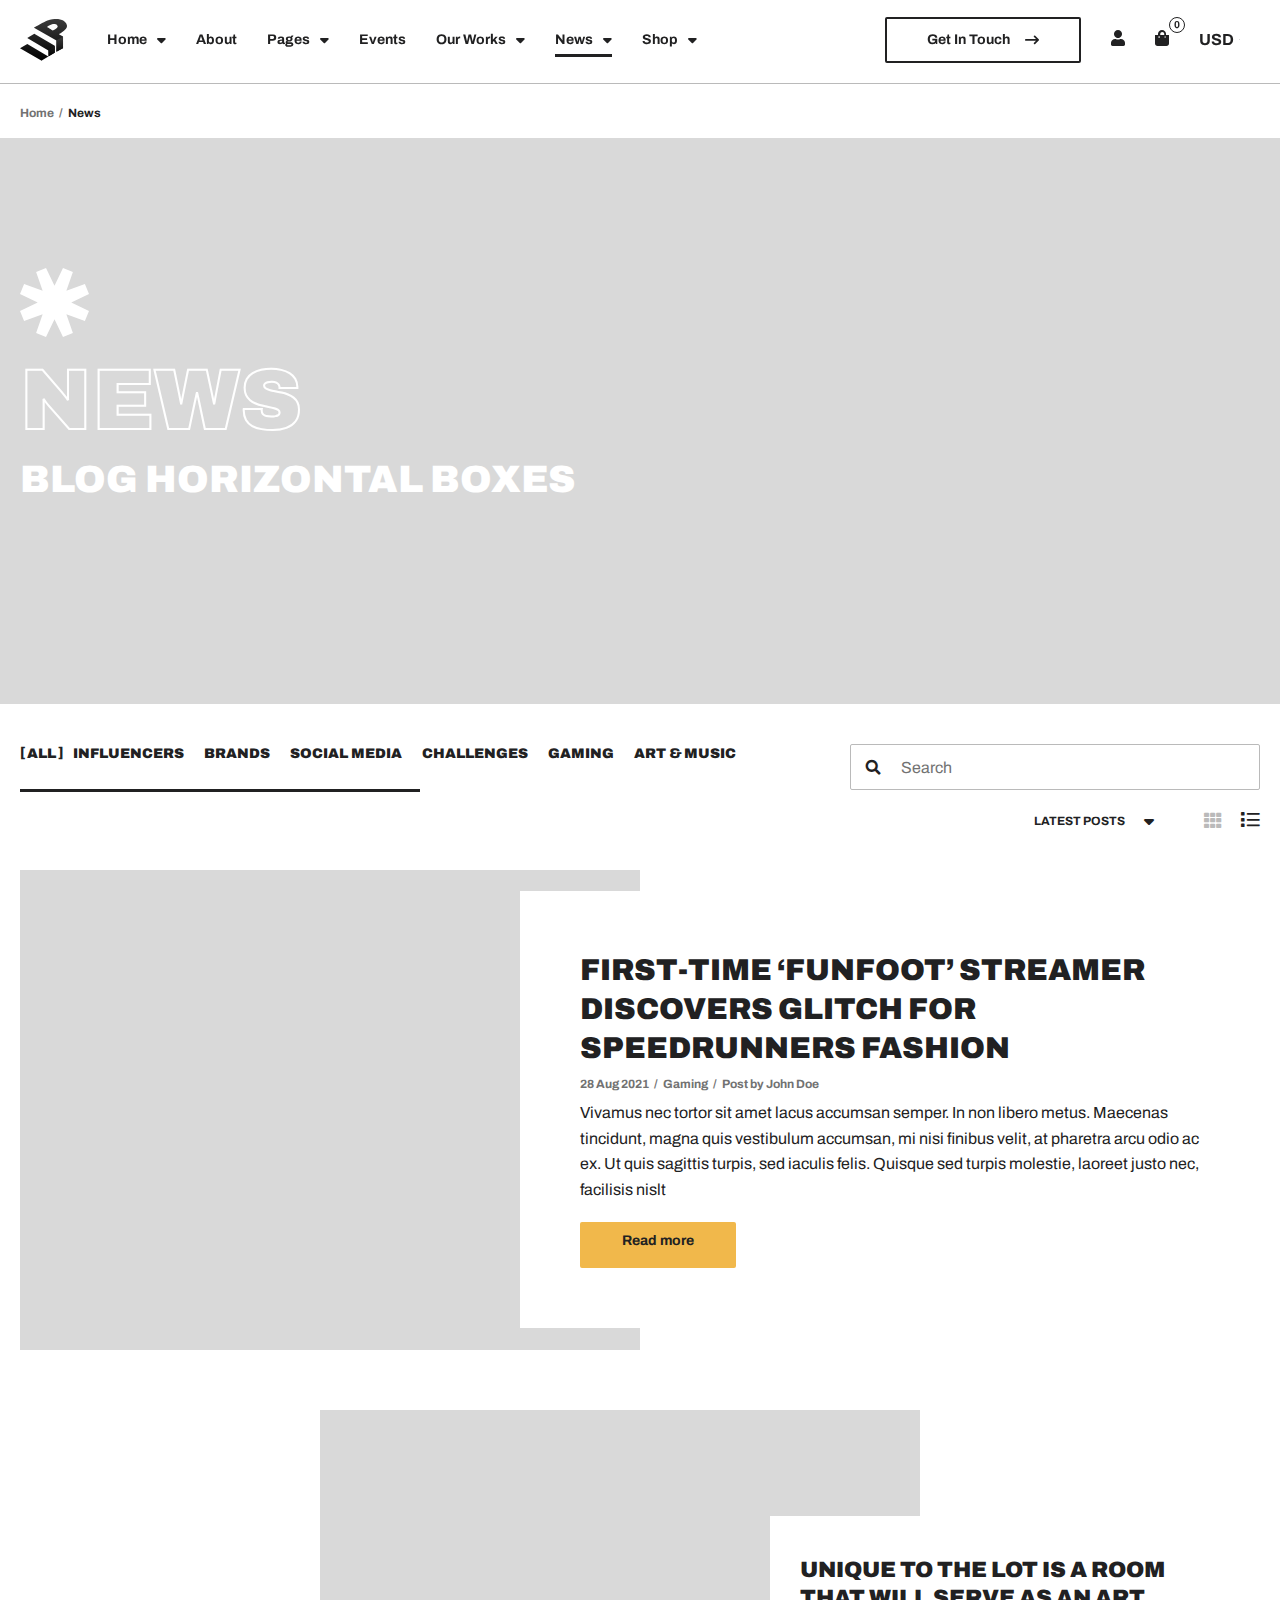
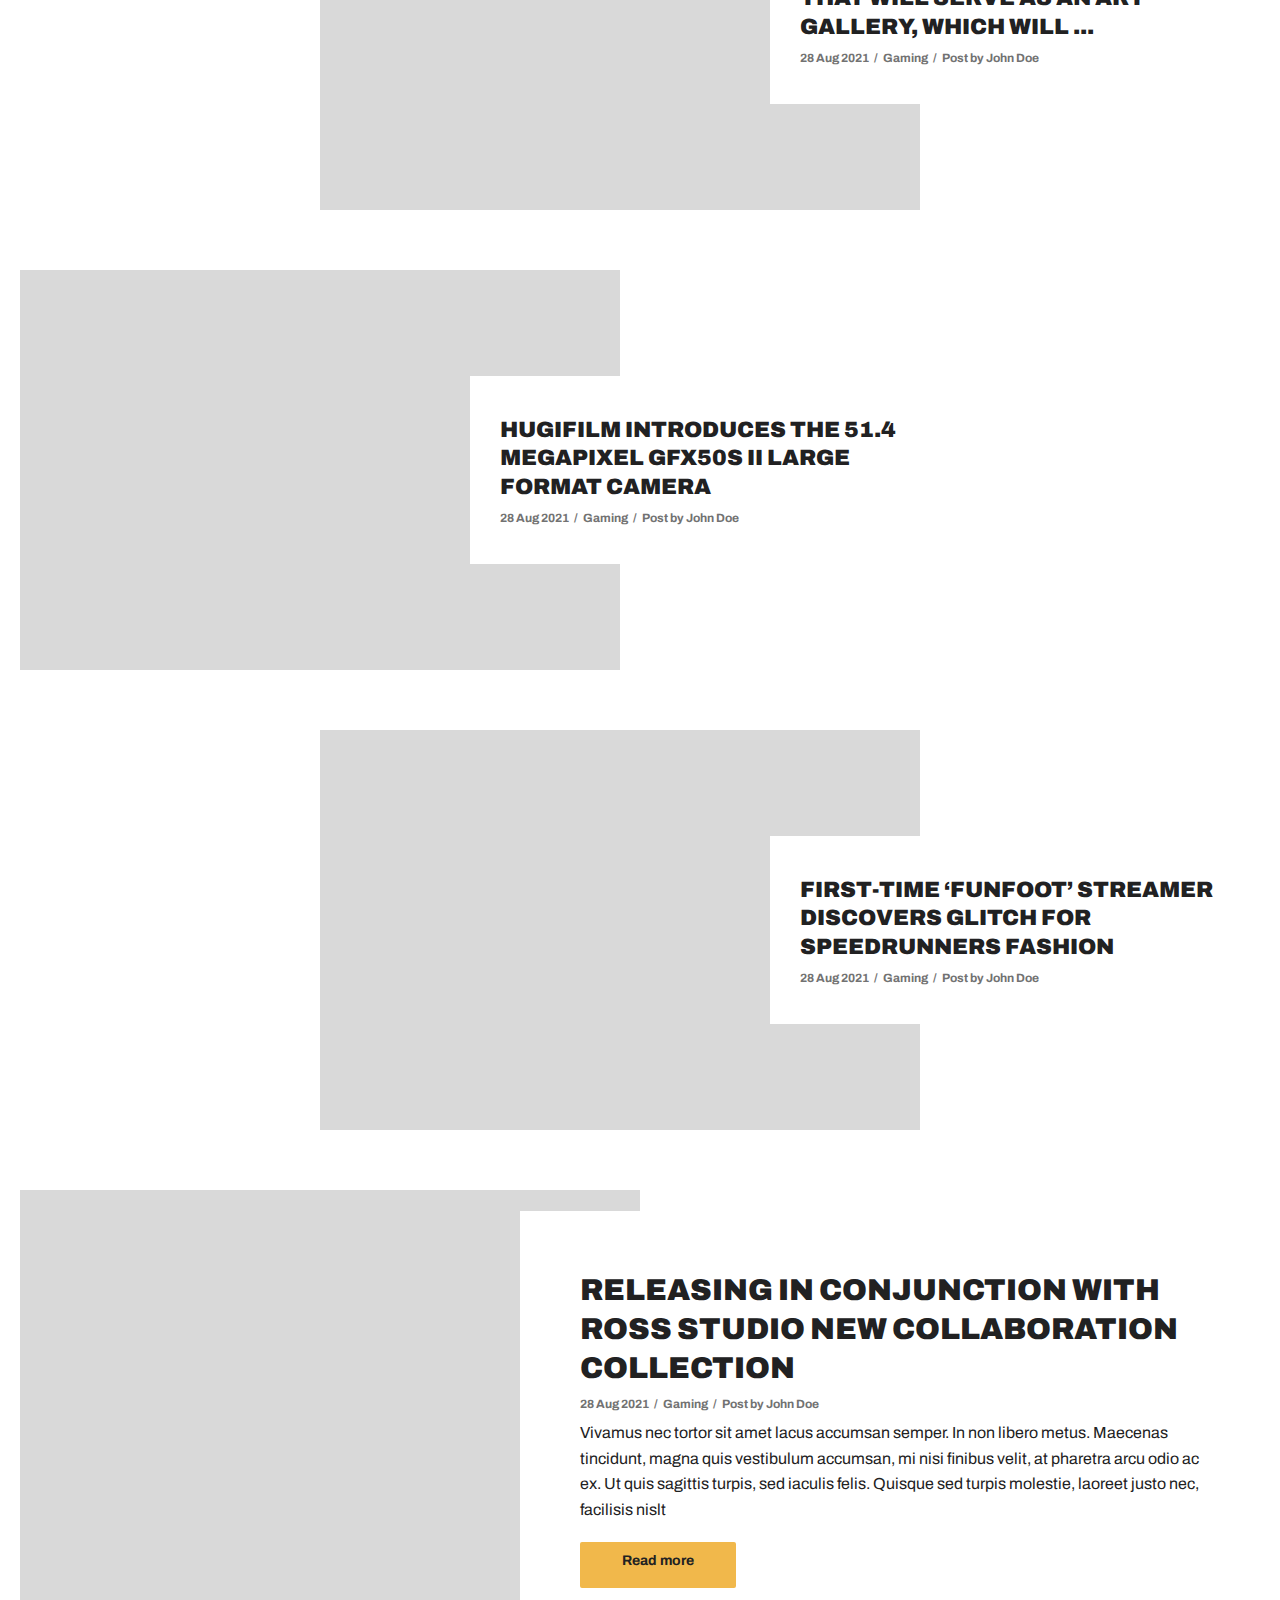
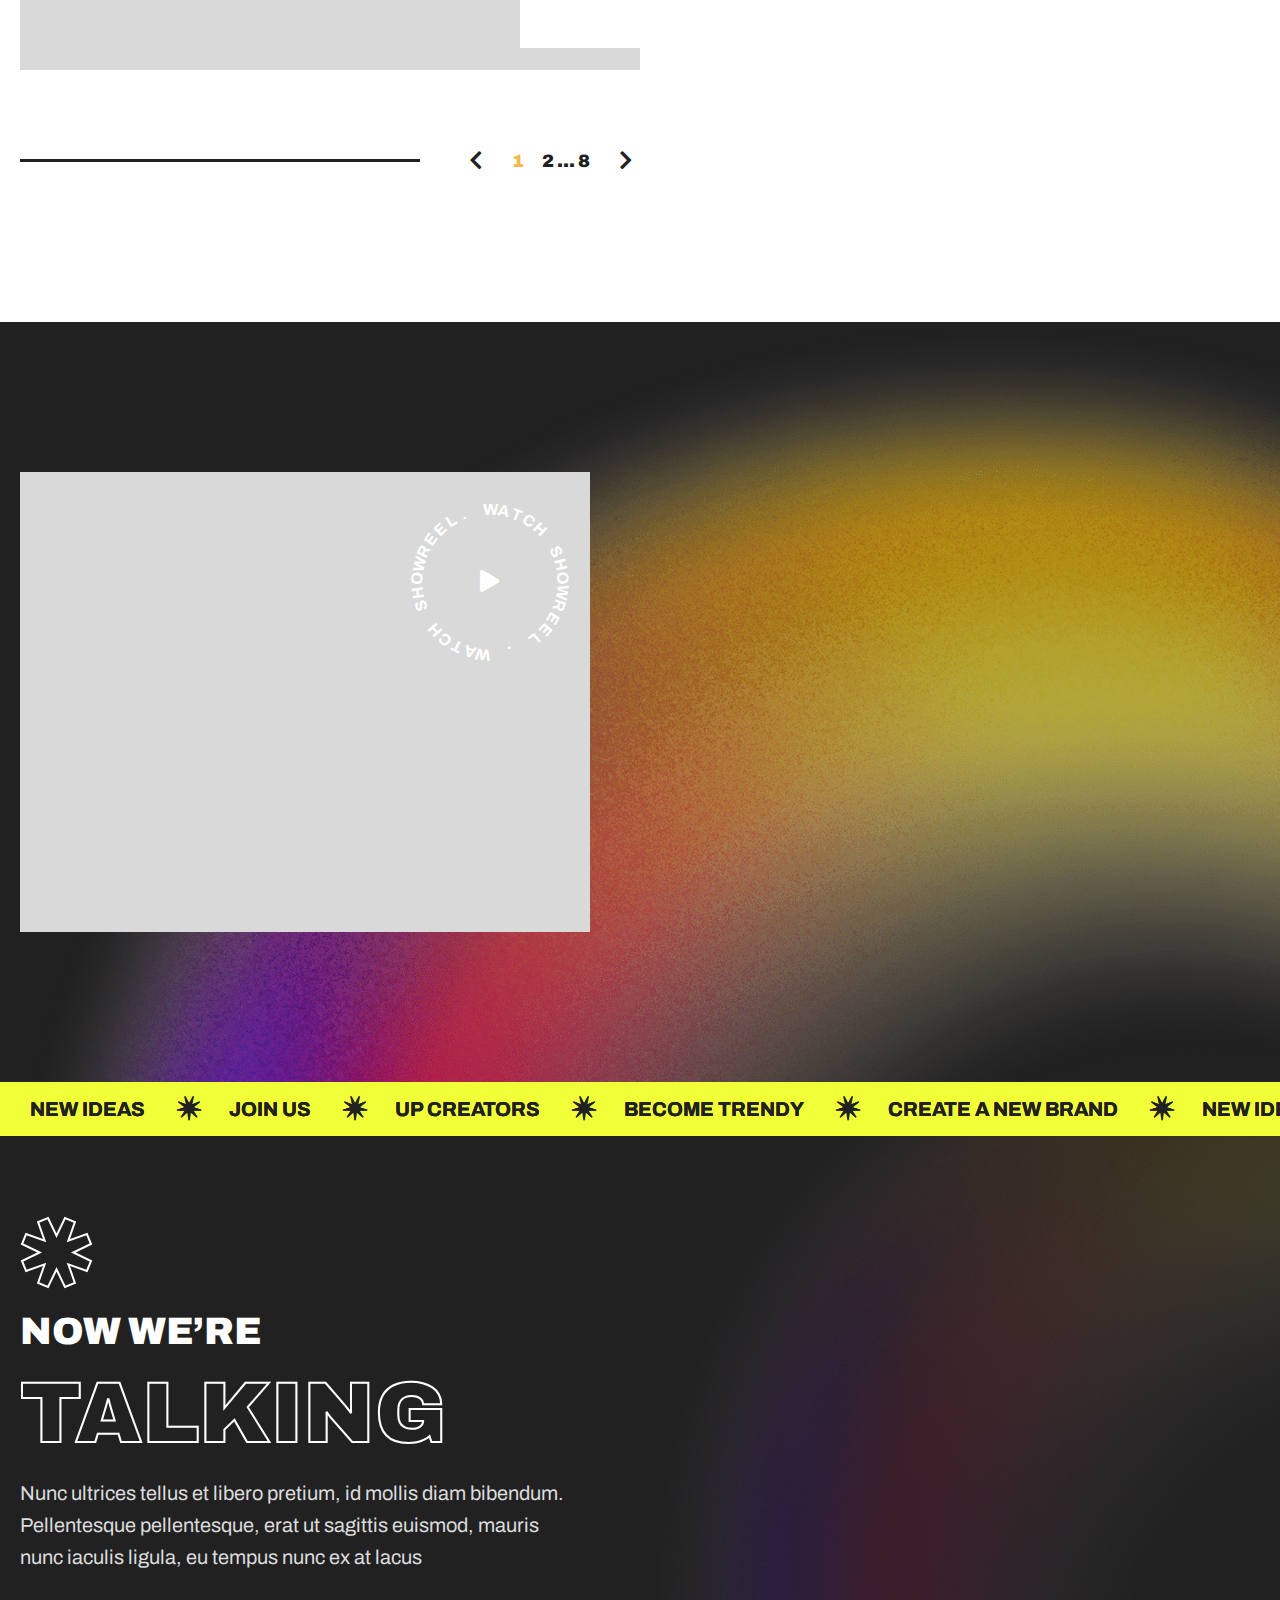
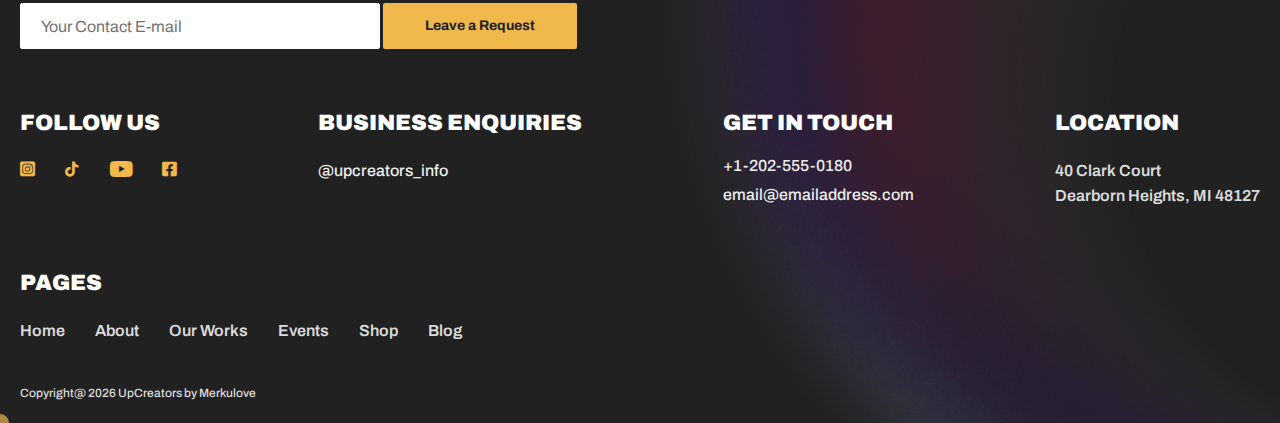
<file: blog-list.html>
<!DOCTYPE html>
<html lang="en">
    <head>
        <meta charset="UTF-8" />
        <meta name="viewport" content="width=device-width, initial-scale=1.0, minimum-scale=1.0" />
        <meta http-equiv="X-UA-Compatible" content="ie=edge" />
        <title>News | UpCreators</title>
        <link rel="stylesheet preload" as="style" href="css/preload.min.css" />
        <link rel="stylesheet preload" as="style" href="css/icomoon.css" />
        <link rel="stylesheet preload" as="style" href="css/libs.min.css" />
        <link rel="stylesheet" href="css/blog-list.min.css" />
    </head>
    <body>
        <header class="header" data-page="blog-list" data-page-parent="news">
            <div class="header_bg">
                <picture>
                    <source data-srcset="img/gradients/10.webp" srcset="img/gradients/10.webp" type="image/webp" />
                    <img class="lazy" data-src="img/gradients/10.png" src="img/gradients/10.png" alt="media" />
                </picture>
            </div>
            <div class="container d-flex">
                <a class="header_logo logo" href="index.html">
                    <span class="header_logo-wrapper">
                        <img src="svg/logo--black.svg" alt="UpCreators" />
                    </span>
                    <span class="text">Creators</span>
                </a>
                <nav class="header_nav text--medium text--md collapse" id="headerMenu">
                    <ul class="header_nav-list">
                        <li class="header_nav-list_item dropdown">
                            <a
                                class="nav-link nav-item dropdown-toggle"
                                href="index.html"
                                data-bs-toggle="collapse"
                                data-bs-target="#homeMenu"
                                data-trigger="dropdown"
                                data-main-link="true"
                                aria-expanded="false"
                                aria-controls="homeMenu"
                                data-page="home"
                                data-page-parent="home"
                            >
                                <span class="nav-item_text"> Home </span>
                                <span class="icon icon-caret-down-solid"></span>
                            </a>
                            <div class="dropdown-menu collapse" id="homeMenu">
                                <ul class="dropdown-list">
                                    <li class="list-item">
                                        <a
                                            class="dropdown-item nav-item"
                                            data-page="home"
                                            data-page-parent="home"
                                            href="index.html"
                                            data-main="true"
                                        >
                                            Home Agency
                                        </a>
                                    </li>
                                    <li class="list-item">
                                        <a
                                            class="dropdown-item nav-item"
                                            data-page="streamers"
                                            data-page-parent="home"
                                            href="streamers.html"
                                        >
                                            Home Streamers
                                        </a>
                                    </li>
                                    <li class="list-item">
                                        <a
                                            class="dropdown-item nav-item"
                                            data-page="home-shop"
                                            data-page-parent="home"
                                            href="index-shop.html"
                                        >
                                            Home Shop
                                        </a>
                                    </li>
                                </ul>
                            </div>
                        </li>
                        <li class="header_nav-list_item">
                            <a class="nav-item nav-link" href="about.html" data-page="about" data-single="true">
                                <span class="nav-item_text">About</span>
                            </a>
                        </li>
                        <li class="header_nav-list_item dropdown">
                            <a
                                class="nav-link nav-item dropdown-toggle"
                                href="#"
                                data-bs-toggle="collapse"
                                data-bs-target="#pagesMenu"
                                data-trigger="dropdown"
                                data-page-parent="pages"
                                data-main-link="true"
                                aria-expanded="false"
                                aria-controls="pagesMenu"
                            >
                                <span class="nav-item_text"> Pages </span>
                                <span class="icon icon-caret-down-solid"></span>
                            </a>
                            <div class="dropdown-menu collapse" id="pagesMenu">
                                <ul class="dropdown-list">
                                    <li class="list-item">
                                        <a class="dropdown-item nav-item" data-page="faq" data-page-parent="pages" href="faq.html"> FAQ </a>
                                    </li>
                                    <li class="list-item">
                                        <a
                                            class="dropdown-item nav-item"
                                            data-page="contacts"
                                            data-page-parent="pages"
                                            href="contacts.html"
                                        >
                                            Contact Us
                                        </a>
                                    </li>
                                    <li class="list-item">
                                        <a class="dropdown-item nav-item" data-page="error" data-page-parent="pages" href="404.html">
                                            Error Page
                                        </a>
                                    </li>
                                </ul>
                            </div>
                        </li>
                        <li class="header_nav-list_item">
                            <a class="nav-item nav-link" href="events.html" data-page="events" data-single="true">
                                <span class="nav-item_text">Events</span>
                            </a>
                        </li>
                        <li class="header_nav-list_item dropdown">
                            <a
                                class="nav-link nav-item dropdown-toggle"
                                href="cases.html"
                                data-bs-toggle="collapse"
                                data-bs-target="#casesMenu"
                                data-trigger="dropdown"
                                data-page-parent="cases"
                                data-main-link="true"
                                aria-expanded="false"
                                aria-controls="casesMenu"
                            >
                                <span class="nav-item_text"> Our Works </span>
                                <span class="icon icon-caret-down-solid"></span>
                            </a>
                            <div class="dropdown-menu collapse" id="casesMenu">
                                <ul class="dropdown-list">
                                    <li class="list-item" data-main="true">
                                        <a class="dropdown-item nav-item" data-page="cases" data-page-parent="cases" href="cases.html">
                                            Our Works
                                        </a>
                                    </li>
                                    <li class="list-item">
                                        <a class="dropdown-item nav-item" data-page="case" data-page-parent="cases" href="case.html">
                                            Case Details
                                        </a>
                                    </li>
                                </ul>
                            </div>
                        </li>
                        <li class="header_nav-list_item dropdown">
                            <a
                                class="nav-link nav-item dropdown-toggle"
                                href="blog-sidebar.html"
                                data-bs-toggle="collapse"
                                data-bs-target="#newsMenu"
                                data-trigger="dropdown"
                                data-page-parent="news"
                                data-main-link="true"
                                aria-expanded="false"
                                aria-controls="newsMenu"
                            >
                                <span class="nav-item_text"> News </span>
                                <span class="icon icon-caret-down-solid"></span>
                            </a>
                            <div class="dropdown-menu collapse" id="newsMenu">
                                <ul class="dropdown-list">
                                    <li class="list-item">
                                        <a
                                            class="dropdown-item nav-item"
                                            data-page="blog-sidebar"
                                            data-page-parent="news"
                                            href="blog-sidebar.html"
                                        >
                                            News Sidebar
                                        </a>
                                    </li>
                                    <li class="list-item">
                                        <a
                                            class="dropdown-item nav-item"
                                            data-page="blog-list"
                                            data-page-parent="news"
                                            href="blog-list.html"
                                        >
                                            News Horizontal Boxes
                                        </a>
                                    </li>
                                    <li class="list-item">
                                        <a
                                            class="dropdown-item nav-item"
                                            data-page="blog-grid"
                                            data-page-parent="news"
                                            href="blog-grid.html"
                                        >
                                            News Full Width
                                        </a>
                                    </li>
                                    <li class="list-item">
                                        <a
                                            class="dropdown-item nav-item"
                                            data-page="post-sidebar"
                                            data-page-parent="news"
                                            href="post-sidebar.html"
                                        >
                                            Single Post Sidebar
                                        </a>
                                    </li>
                                    <li class="list-item">
                                        <a class="dropdown-item nav-item" data-page="post" data-page-parent="news" href="post.html">
                                            Single Post Full Width
                                        </a>
                                    </li>
                                </ul>
                            </div>
                        </li>
                        <li class="header_nav-list_item dropdown">
                            <a
                                class="nav-link nav-item dropdown-toggle"
                                href="shop.html"
                                data-bs-toggle="collapse"
                                data-bs-target="#shopMenu"
                                data-trigger="dropdown"
                                data-page-parent="shop"
                                data-main-link="true"
                                aria-expanded="false"
                                aria-controls="shopMenu"
                            >
                                <span class="nav-item_text"> Shop </span>
                                <span class="icon icon-caret-down-solid"></span>
                            </a>
                            <div class="dropdown-menu collapse" id="shopMenu">
                                <ul class="dropdown-list">
                                    <li class="list-item">
                                        <a class="dropdown-item nav-item" data-page="shop" data-page-parent="shop" href="shop.html">
                                            Shop
                                        </a>
                                    </li>
                                    <li class="list-item">
                                        <a
                                            class="dropdown-item nav-item"
                                            data-page="shop-list"
                                            data-page-parent="shop"
                                            href="shop-list.html"
                                        >
                                            Shop List
                                        </a>
                                    </li>
                                    <li class="list-item">
                                        <a class="dropdown-item nav-item" data-page="lookbook" data-page-parent="shop" href="lookbook.html">
                                            Shop Lookbook
                                        </a>
                                    </li>
                                    <li class="list-item">
                                        <a
                                            class="dropdown-item nav-item"
                                            data-page="collection"
                                            data-page-parent="shop"
                                            href="collection.html"
                                        >
                                            Shop Collection
                                        </a>
                                    </li>
                                    <li class="list-item">
                                        <a class="dropdown-item nav-item" data-page="product" data-page-parent="shop" href="product.html">
                                            Shop Product Page
                                        </a>
                                    </li>
                                    <li class="list-item">
                                        <a class="dropdown-item nav-item" data-page="product2" data-page-parent="shop" href="product2.html">
                                            Shop Product Big Images
                                        </a>
                                    </li>
                                    <li class="list-item">
                                        <a class="dropdown-item nav-item" data-page="product3" data-page-parent="shop" href="product3.html">
                                            Shop Product Big Slider
                                        </a>
                                    </li>
                                    <li class="list-item">
                                        <a class="dropdown-item nav-item" data-page="cart" data-page-parent="shop" href="cart.html">
                                            Shopping Bag
                                        </a>
                                    </li>
                                </ul>
                            </div>
                        </li>
                    </ul>
                </nav>
                <div class="header_user">
                    <a class="header_user-btn btn btn--outline" href="contacts.html">Get In Touch <i class="icon icon-arrow-right"></i> </a>
                    <a class="header_user-account" href="#">
                        <i class="icon-user"></i>
                    </a>
                    <a class="header_user-cart addToCart" href="#">
                        <i class="icon-bag"></i>
                        <span class="header_user-cart_qty">0</span>
                    </a>
                    <span class="header_user-preference">
                        USD
                        <span class="header_user-preference_country">
                            <picture>
                                <source data-srcset="img/placeholder.jpg" srcset="img/placeholder.jpg" type="image/webp" />
                                <img class="lazy" data-src="img/placeholder.jpg" src="img/placeholder.jpg" alt="USA" />
                            </picture>
                        </span>
                    </span>
                </div>
                <button
                    class="header_trigger"
                    id="headerTrigger"
                    data-bs-toggle="collapse"
                    data-bs-target="#headerMenu"
                    aria-controls="headerMenu"
                    aria-expanded="false"
                    type="button"
                ></button>
            </div>
        </header>
        <ul class="breadcrumbs">
            <li>
                <a class="link" href="index.html">Home</a>
            </li>

            <li>
                <span>News</span>
            </li>
        </ul>
        <header class="page">
            <div class="container">
                <div class="page_title">
                    <div class="page_title-icon rotate shape">
                        <svg width="69" height="69" viewBox="0 0 69 69" fill="none" xmlns="http://www.w3.org/2000/svg">
                            <path
                                d="M42.993 69L34.5 51.2698L26.007 69L16.1104 64.9008L22.6419 46.3582L4.09932 52.8899L0 42.993L17.7302 34.5L0 26.007L4.09932 16.1103L22.6419 22.6418L16.1104 4.09921L26.007 0L34.5 17.7302L42.993 0L52.8899 4.09921L46.3582 22.6418L64.9008 16.1103L69 26.007L51.2698 34.5L69 42.993L64.9008 52.8899L46.3582 46.3582L52.8899 64.9008L42.993 69Z"
                                fill="currentColor"
                            />
                        </svg>
                    </div>
                    <h1 class="page_title-title outlined outlined--white" data-aos="fade-left">News</h1>
                    <h2 class="page_title-subtitle" data-aos="fade-left" data-aos-delay="50">Blog Horizontal Boxes</h2>
                </div>
            </div>
        </header>
        <main class="blog">
            <div class="container">
                <div class="blog_panel">
                    <div class="wrapper">
                        <ul class="blog_panel-filters h6">
                            <li class="list-item">
                                <a class="blog_panel-filters_filter link link--brackets current" data-filter="*" href="#">All</a>
                            </li>
                            <li class="list-item">
                                <a class="blog_panel-filters_filter link link--brackets" data-filter=".influencers" href="#">Influencers</a>
                            </li>
                            <li class="list-item">
                                <a class="blog_panel-filters_filter link link--brackets" data-filter=".brands" href="#">Brands</a>
                            </li>
                            <li class="list-item">
                                <a class="blog_panel-filters_filter link link--brackets" data-filter=".social" href="#">Social Media</a>
                            </li>
                            <li class="list-item">
                                <a class="blog_panel-filters_filter link link--brackets" data-filter=".challenges" href="#">Challenges</a>
                            </li>
                            <li class="list-item">
                                <a class="blog_panel-filters_filter link link--brackets" data-filter=".gaming" href="#">Gaming</a>
                            </li>
                            <li class="list-item">
                                <a class="blog_panel-filters_filter link link--brackets" data-filter=".art" href="#">Art & Music</a>
                            </li>
                        </ul>
                        <span class="divider"></span>
                    </div>
                    <form class="search" action="#" method="get" data-type="search">
                        <input class="field required" type="search" id="searchQuery" name="searchQuery" placeholder="Search" />
                        <label for="searchQuery"><i class="icon-search"></i></label>
                    </form>
                    <div class="blog_panel-sorting">
                        <div class="wrapper">
                            <select name="blogSorting" id="blogSorting">
                                <option value="latest">Latest posts</option>
                                <option value="oldest">Oldest posts</option>
                                <option value="popular">Popular posts</option>
                                <option value="liked">Most liked</option>
                                <option value="viewed">Most viewed</option>
                            </select>
                        </div>
                        <a class="link" href="blog-grid.html"><i class="icon-grid"></i></a>
                        <a class="link current"><i class="icon-list"></i></a>
                    </div>
                </div>
                <ul class="blog_posts blog_posts--sortable box_posts">
                    <li class="blog_posts-item blog_posts-item--lg brands social art gaming">
                        <div class="wrapper">
                            <div class="media">
                                <picture>
                                    <source data-srcset="img/placeholder.jpg" srcset="img/placeholder.jpg" type="image/webp" />
                                    <img
                                        class="lazy"
                                        data-src="img/placeholder.jpg"
                                        src="img/placeholder.jpg"
                                        alt="First-Time ‘Funfoot’ Streamer Discovers Glitch for Speedrunners Fashion"
                                    />
                                </picture>
                            </div>
                            <div class="main">
                                <a class="main_title h4" href="post.html">
                                    First-Time ‘Funfoot’ Streamer Discovers Glitch for Speedrunners Fashion
                                </a>
                                <ul class="main_meta meta">
                                    <li class="meta_item">28 Aug 2021</li>
                                    <li class="meta_item">Gaming</li>
                                    <li class="meta_item">Post by John Doe</li>
                                </ul>
                                <p class="main_text">
                                    Vivamus nec tortor sit amet lacus accumsan semper. In non libero metus. Maecenas tincidunt, magna quis
                                    vestibulum accumsan, mi nisi finibus velit, at pharetra arcu odio ac ex. Ut quis sagittis turpis, sed
                                    iaculis felis. Quisque sed turpis molestie, laoreet justo nec, facilisis nislt
                                </p>
                                <a class="main_btn btn btn--accent btn--arrow" href="post.html"
                                    >Read more <i class="icon icon-arrow-right"></i
                                ></a>
                            </div>
                        </div>
                    </li>
                    <li class="blog_posts-item blog_posts-item--sm blog_posts-item--right influencers brands art gaming">
                        <div class="wrapper">
                            <div class="media">
                                <picture>
                                    <source data-srcset="img/placeholder.jpg" srcset="img/placeholder.jpg" type="image/webp" />
                                    <img
                                        class="lazy"
                                        data-src="img/placeholder.jpg"
                                        src="img/placeholder.jpg"
                                        alt="Unique to the lot is a room that will serve as an art gallery, which will ..."
                                    />
                                </picture>
                            </div>
                            <div class="main">
                                <a class="main_title h4" href="post.html"
                                    >Unique to the lot is a room that will serve as an art gallery, which will ...</a
                                >
                                <ul class="main_meta meta">
                                    <li class="meta_item">28 Aug 2021</li>
                                    <li class="meta_item">Gaming</li>
                                    <li class="meta_item">Post by John Doe</li>
                                </ul>
                            </div>
                        </div>
                    </li>
                    <li class="blog_posts-item blog_posts-item--sm blog_posts-item--left influencers brands challenges gaming">
                        <div class="wrapper">
                            <div class="media">
                                <picture>
                                    <source data-srcset="img/placeholder.jpg" srcset="img/placeholder.jpg" type="image/webp" />
                                    <img
                                        class="lazy"
                                        data-src="img/placeholder.jpg"
                                        src="img/placeholder.jpg"
                                        alt="Hugifilm Introduces the 51.4 Megapixel GFX50S II Large Format Camera"
                                    />
                                </picture>
                            </div>
                            <div class="main">
                                <a class="main_title h4" href="post.html"
                                    >Hugifilm Introduces the 51.4 Megapixel GFX50S II Large Format Camera</a
                                >
                                <ul class="main_meta meta">
                                    <li class="meta_item">28 Aug 2021</li>
                                    <li class="meta_item">Gaming</li>
                                    <li class="meta_item">Post by John Doe</li>
                                </ul>
                            </div>
                        </div>
                    </li>
                    <li class="blog_posts-item blog_posts-item--sm blog_posts-item--right art brands challenges">
                        <div class="wrapper">
                            <div class="media">
                                <picture>
                                    <source data-srcset="img/placeholder.jpg" srcset="img/placeholder.jpg" type="image/webp" />
                                    <img
                                        class="lazy"
                                        data-src="img/placeholder.jpg"
                                        src="img/placeholder.jpg"
                                        alt="First-Time ‘Funfoot’  Streamer Discovers Glitch for Speedrunners Fashion"
                                    />
                                </picture>
                            </div>
                            <div class="main">
                                <a class="main_title h4" href="#"
                                    >First-Time ‘Funfoot’ Streamer Discovers Glitch for Speedrunners Fashion</a
                                >
                                <ul class="main_meta meta">
                                    <li class="meta_item">28 Aug 2021</li>
                                    <li class="meta_item">Gaming</li>
                                    <li class="meta_item">Post by John Doe</li>
                                </ul>
                            </div>
                        </div>
                    </li>
                    <li class="blog_posts-item blog_posts-item--lg art social challenges">
                        <div class="wrapper">
                            <div class="media">
                                <picture>
                                    <source data-srcset="img/placeholder.jpg" srcset="img/placeholder.jpg" type="image/webp" />
                                    <img
                                        class="lazy"
                                        data-src="img/placeholder.jpg"
                                        src="img/placeholder.jpg"
                                        alt="Releasing in conjunction with ross Studio new collaboration Collection"
                                    />
                                </picture>
                            </div>
                            <div class="main">
                                <a class="main_title h4" href="post.html">
                                    Releasing in conjunction with ross Studio new collaboration Collection
                                </a>
                                <ul class="main_meta meta">
                                    <li class="meta_item">28 Aug 2021</li>
                                    <li class="meta_item">Gaming</li>
                                    <li class="meta_item">Post by John Doe</li>
                                </ul>
                                <p class="main_text">
                                    Vivamus nec tortor sit amet lacus accumsan semper. In non libero metus. Maecenas tincidunt, magna quis
                                    vestibulum accumsan, mi nisi finibus velit, at pharetra arcu odio ac ex. Ut quis sagittis turpis, sed
                                    iaculis felis. Quisque sed turpis molestie, laoreet justo nec, facilisis nislt
                                </p>
                                <a class="main_btn btn btn--accent btn--arrow" href="post.html"
                                    >Read more <i class="icon icon-arrow-right"></i
                                ></a>
                            </div>
                        </div>
                    </li>
                </ul>
                <div class="pagination">
                    <span class="pagination_line divider"></span>
                    <div class="pagination_main">
                        <a class="link disabled" href="#">
                            <i class="icon-angle-left icon"></i>
                        </a>
                        <div class="pages">
                            <a class="link current" href="#">1</a>
                            <a class="link" href="#">2</a>
                            <span class="separator">...</span>
                            <a class="link" href="#">8</a>
                        </div>
                        <a class="link" href="#">
                            <i class="icon-angle-right icon"></i>
                        </a>
                    </div>
                </div>
            </div>
            <aside>
                <!--  CTA section start  -->
                <section class="cta section">
                    <div class="cta_shape">
                        <picture>
                            <source data-srcset="img/gradients/10.webp" srcset="img/gradients/10.webp" type="image/webp" />
                            <img class="lazy" data-src="img/gradients/10.png" src="img/gradients/10.png" alt="media" />
                        </picture>
                    </div>
                    <div class="container">
                        <div class="cta_media">
                            <picture>
                                <source data-srcset="img/placeholder.jpg" srcset="img/placeholder.jpg" type="image/webp" />
                                <img class="lazy" data-src="img/placeholder.jpg" src="img/placeholder.jpg" alt="media" />
                            </picture>

                            <a class="circular eyeTrigger videoTrigger" href="#" data-video="SfMT4Agg8Xw">
                                <i class="icon-play"></i>
                                <span class="circular_text rotate slower" data-text="Watch Showreel . Watch Showreel"></span>
                            </a>
                        </div>
                        <div class="cta_main">
                            <div class="cta_main-media laxY">
                                <picture>
                                    <source data-srcset="img/placeholder.jpg" srcset="img/placeholder.jpg" type="image/webp" />
                                    <img class="lazy" data-src="img/placeholder.jpg" src="img/placeholder.jpg" alt="media" />
                                </picture>
                            </div>
                            <div class="cta_main-content">
                                <h2 class="title" data-aos="fade-down">New Big Opening Opendoor Influencer Party</h2>
                                <p class="text text--md" data-aos="fade-up">
                                    Pellentesque tristique metus et neque sodales, non ultrices nibh suscipit. Sed eu ipsum rhoncus,
                                    dignissim libero a, tempor ante. Aliquam sed cursus lorem
                                </p>
                                <span data-aos="fade-left">
                                    <a class="btn btn--white btn--arrow" href="contacts.html"
                                        >Get Invitation <i class="icon-arrow-right icon"></i>
                                    </a>
                                </span>
                            </div>
                            <div class="cta_main-media laxY">
                                <picture>
                                    <source data-srcset="img/placeholder.jpg" srcset="img/placeholder.jpg" type="image/webp" />
                                    <img class="lazy" data-src="img/placeholder.jpg" src="img/placeholder.jpg" alt="media" />
                                </picture>
                            </div>
                        </div>
                    </div>
                </section>
                <!--  CTA section end  -->
            </aside>
        </main>
        <div class="ticker yellow">
            <div class="d-none">
                <span class="ticker-item">new Ideas</span>
                <span class="ticker-item">Join us</span>
                <span class="ticker-item">UP Creators</span>
                <span class="ticker-item">Become trendy</span>
                <span class="ticker-item">Create a new Brand</span>
                <span class="ticker-item">new Ideas</span>
                <span class="ticker-item">Join us</span>
                <span class="ticker-item">UP Creators</span>
                <span class="ticker-item">Become trendy</span>
                <span class="ticker-item">Create a new Brand</span>
            </div>
        </div>
        <footer class="footer">
            <div class="footer_bg">
                <picture>
                    <source data-srcset="img/gradients/10.webp" srcset="img/gradients/10.webp" type="image/webp" />
                    <img class="lazy" data-src="img/gradients/10.jpg" src="img/gradients/10.jpg" alt="media" />
                </picture>
            </div>
            <div class="container">
                <div class="footer_about">
                    <div class="footer_about-slogan">
                        <div class="footer_about-slogan_icon rotate shape">
                            <svg width="73" height="73" viewBox="0 0 73 73" fill="none" xmlns="http://www.w3.org/2000/svg">
                                <path
                                    d="M44.993 71L36.5 53.2698L28.007 71L18.1104 66.9008L24.6419 48.3582L6.09932 54.8899L2 44.993L19.7302 36.5L2 28.007L6.09932 18.1103L24.6419 24.6418L18.1104 6.09921L28.007 2L36.5 19.7302L44.993 2L54.8899 6.09921L48.3582 24.6418L66.9008 18.1103L71 28.007L53.2698 36.5L71 44.993L66.9008 54.8899L48.3582 48.3582L54.8899 66.9008L44.993 71Z"
                                    fill="transparent"
                                    stroke="currentColor"
                                    stroke-width="2"
                                />
                            </svg>
                        </div>
                        <h2 class="footer_about-slogan_title">
                            Now we’re
                            <span class="h1 linebreak outlined outlined--white">Talking</span>
                        </h2>
                        <p class="footer_about-slogan_text">
                            Nunc ultrices tellus et libero pretium, id mollis diam bibendum. Pellentesque pellentesque, erat ut sagittis
                            euismod, mauris nunc iaculis ligula, eu tempus nunc ex at lacus
                        </p>
                    </div>
                    <form class="footer_about-form d-flex" action="#" method="post">
                        <input class="field" type="text" data-type="email" placeholder="Your Contact E-mail" />
                        <button class="btn btn--accent btn--hover-o" type="submit">Leave a Request</button>
                    </form>
                </div>
                <div class="footer_main d-flex">
                    <div class="footer_main-block">
                        <h4 class="footer_main-block_title">Follow Us</h4>
                        <ul class="footer_main-block_socials socials">
                            <li>
                                <a href="https://instagram.com" target="_blank" rel="noopener noreferrer">
                                    <i class="icon-instagram"></i>
                                </a>
                            </li>
                            <li>
                                <a href="https://tiktok.com" target="_blank" rel="noopener noreferrer">
                                    <i class="icon-tiktok"></i>
                                </a>
                            </li>
                            <li>
                                <a href="https://youtube.com" target="_blank" rel="noopener noreferrer">
                                    <i class="icon-youtube"></i>
                                </a>
                            </li>
                            <li>
                                <a href="https://facebook.com" target="_blank" rel="noopener noreferrer">
                                    <i class="icon-facebook"></i>
                                </a>
                            </li>
                        </ul>
                    </div>
                    <div class="footer_main-block">
                        <h4 class="footer_main-block_title">Get In Touch</h4>
                        <div class="footer_main-block_content d-flex flex-column">
                            <a class="link link--underline" href="tel:+1234567890">+1-202-555-0180</a>
                            <a class="link link--underline" href="mailto:example@domain.com">email@emailaddress.com</a>
                        </div>
                    </div>
                    <div class="footer_main-block">
                        <h4 class="footer_main-block_title">Business Enquiries</h4>
                        <div class="footer_main-block_content">
                            <a class="link link--underline" href="#">@upcreators_info</a>
                        </div>
                    </div>
                    <div class="footer_main-block">
                        <h4 class="footer_main-block_title">Location</h4>
                        <div class="footer_main-block_content">
                            <span>40 Clark Court <span class="linebreak">Dearborn Heights, MI 48127</span></span>
                        </div>
                    </div>
                    <div class="footer_main-block">
                        <h4 class="footer_main-block_title">Pages</h4>
                        <ul class="footer_main-block_nav d-flex">
                            <li>
                                <a class="nav-link" href="index.html" data-page="home" data-page-parent="home">Home</a>
                            </li>
                            <li>
                                <a class="nav-link" href="about.html" data-page="about">About</a>
                            </li>
                            <li>
                                <a class="nav-link" href="cases.html" data-page="cases" data-page-parent="cases">Our Works</a>
                            </li>
                            <li>
                                <a class="nav-link" href="events.html" data-page="events">Events</a>
                            </li>
                            <li>
                                <a class="nav-link" href="shop.html" data-page="shop" data-page-parent="shop">Shop</a>
                            </li>
                            <li>
                                <a class="nav-link" href="blog-sidebar.html" data-page="blog-sidebar" data-page-parent="news">Blog</a>
                            </li>
                        </ul>
                    </div>
                </div>
            </div>
            <p class="footer_copy">Copyright@ <span id="currentYear"></span> UpCreators by Merkulove</p>
        </footer>
        <!-- cart popup component start -->
        <div class="cart_popup">
            <div class="cart_popup-backdrop"></div>
            <div class="cart_popup-helper">
                <div class="cart_popup-wrapper">
                    <div class="cart_popup-header d-flex flex-wrap justify-content-between align-items-center">
                        <h4 class="success"><i class="icon icon-check"></i> Item Added</h4>
                        <span class="cartID">Cart Id: 12345</span>
                        <p class="note">Please note: Item(s) is not reserved until checkout is completed</p>
                    </div>
                    <div class="cart_popup-main">
                        <ul class="cart_popup-main_list">
                            <li class="list-item">
                                <div class="media">
                                    <picture>
                                        <source data-srcset="img/placeholder.jpg" srcset="img/placeholder.jpg" type="image/webp" />
                                        <img class="lazy" data-src="img/placeholder.jpg" src="img/placeholder.jpg" alt="Limited Edition T-Shirt" />
                                    </picture>
                                </div>
                                <div class="main">
                                    <div class="main_info">
                                        <div class="wrapper">
                                            <span class="main_info-label">Clothing</span>
                                            <a class="main_info-remove" href="#">
                                                <span class="text">remove</span>
                                                <i class="icon icon-close"></i>
                                            </a>
                                        </div>
                                        <h6 class="main_info-title">Limited Edition T-Shirt</h6>
                                        <ul class="main_info-details">
                                            <li>
                                                <span class="property">size:</span>
                                                <span class="value">s</span>
                                            </li>
                                            <li>
                                                <span class="property">color:</span>
                                                <span class="value">pink</span>
                                            </li>
                                        </ul>
                                        <div class="wrapper">
                                            <div class="main_info-qty">
                                                <span class="main_info-qty_label">Qty:</span>
                                                <div class="qty">
                                                    <span class="qty_minus control">
                                                        <i class="icon-minus"></i>
                                                    </span>
                                                    <input class="qty_amount" type="number" readonly value="1" min="1" max="99" hidden />
                                                    <span class="qty_amount-display"></span>
                                                    <span class="qty_plus control">
                                                        <i class="icon-plus"></i>
                                                    </span>
                                                </div>
                                            </div>
                                            <span class="main_info-price">$320</span>
                                        </div>
                                    </div>
                                </div>
                            </li>
                            <li class="list-item">
                                <div class="media">
                                    <picture>
                                        <source data-srcset="img/placeholder.jpg" srcset="img/placeholder.jpg" type="image/webp" />
                                        <img class="lazy" data-src="img/placeholder.jpg" src="img/placeholder.jpg" alt="Red Flame Jacket" />
                                    </picture>
                                </div>
                                <div class="main">
                                    <div class="main_info">
                                        <div class="wrapper">
                                            <span class="main_info-label">Clothing</span>
                                            <a class="main_info-remove" href="#">
                                                <span class="text">remove</span>
                                                <i class="icon icon-close"></i>
                                            </a>
                                        </div>
                                        <h6 class="main_info-title">Red Flame Jacket</h6>
                                        <ul class="main_info-details">
                                            <li>
                                                <span class="property">size:</span>
                                                <span class="value">s</span>
                                            </li>
                                            <li>
                                                <span class="property">color:</span>
                                                <span class="value">pink</span>
                                            </li>
                                        </ul>
                                        <div class="wrapper">
                                            <div class="main_info-qty">
                                                <span class="main_info-qty_label">Qty:</span>
                                                <div class="qty">
                                                    <span class="qty_minus control">
                                                        <i class="icon-minus"></i>
                                                    </span>
                                                    <input class="qty_amount" type="number" readonly value="1" min="1" max="99" hidden />
                                                    <span class="qty_amount-display"></span>
                                                    <span class="qty_plus control">
                                                        <i class="icon-plus"></i>
                                                    </span>
                                                </div>
                                            </div>
                                            <span class="main_info-price">$320</span>
                                        </div>
                                    </div>
                                </div>
                            </li>
                            <li class="list-item">
                                <div class="media">
                                    <picture>
                                        <source data-srcset="img/placeholder.jpg" srcset="img/placeholder.jpg" type="image/webp" />
                                        <img class="lazy" data-src="img/placeholder.jpg" src="img/placeholder.jpg" alt="Festival Necklace" />
                                    </picture>
                                </div>
                                <div class="main">
                                    <div class="main_info">
                                        <div class="wrapper">
                                            <span class="main_info-label">Clothing</span>
                                            <a class="main_info-remove" href="#">
                                                <span class="text">remove</span>
                                                <i class="icon icon-close"></i>
                                            </a>
                                        </div>
                                        <h6 class="main_info-title">Festival Necklace</h6>
                                        <ul class="main_info-details">
                                            <li>
                                                <span class="property">size:</span>
                                                <span class="value">s</span>
                                            </li>
                                            <li>
                                                <span class="property">color:</span>
                                                <span class="value">pink</span>
                                            </li>
                                        </ul>
                                        <div class="wrapper">
                                            <div class="main_info-qty">
                                                <span class="main_info-qty_label">Qty:</span>
                                                <div class="qty">
                                                    <span class="qty_minus control">
                                                        <i class="icon-minus"></i>
                                                    </span>
                                                    <input class="qty_amount" type="number" readonly value="1" min="1" max="99" hidden />
                                                    <span class="qty_amount-display"></span>
                                                    <span class="qty_plus control">
                                                        <i class="icon-plus"></i>
                                                    </span>
                                                </div>
                                            </div>
                                            <span class="main_info-price">$320</span>
                                        </div>
                                    </div>
                                </div>
                            </li>
                        </ul>
                    </div>
                    <div class="cart_popup-footer">
                        <div class="cart_popup-footer_summary d-flex flex-column">
                            <div class="subtotal">
                                <span class="subtotal_title">Subtotal</span>
                                <span class="subtotal_sum">$1320.00</span>
                            </div>
                            <div class="total h6">
                                <span class="total_title">Total</span>
                                <span class="total_sum">$1320.00</span>
                            </div>
                        </div>
                        <div class="cart_popup-footer_action d-flex">
                            <a class="btn btn--black" href="cart.html">View options</a>
                            <a class="btn btn--accent btn--hover-black" href="cart.html">Checkout</a>
                        </div>
                        <p class="note">Suspendisse potenti. Fusce id cursus massa. Duis tuc uno venenatis ex</p>
                    </div>
                </div>
            </div>
        </div>
        <!-- cart popup component end -->
        <button class="scrollTrigger" id="scrollTrigger"><i class="icon-to-top"></i></button>
        <script id="www-widgetapi-script" src="https://s.ytimg.com/yts/jsbin/www-widgetapi-vflS50iB-/www-widgetapi.js" async=""></script>
        <script src="https://www.youtube.com/player_api"></script>
        <script src="js/common.min.js"></script>
        <script src="js/lottie.min.js"></script>

        <script src="js/blog.min.js"></script>
        <script src="js/ticker.min.js"></script>
    </body>
</html>
</file>
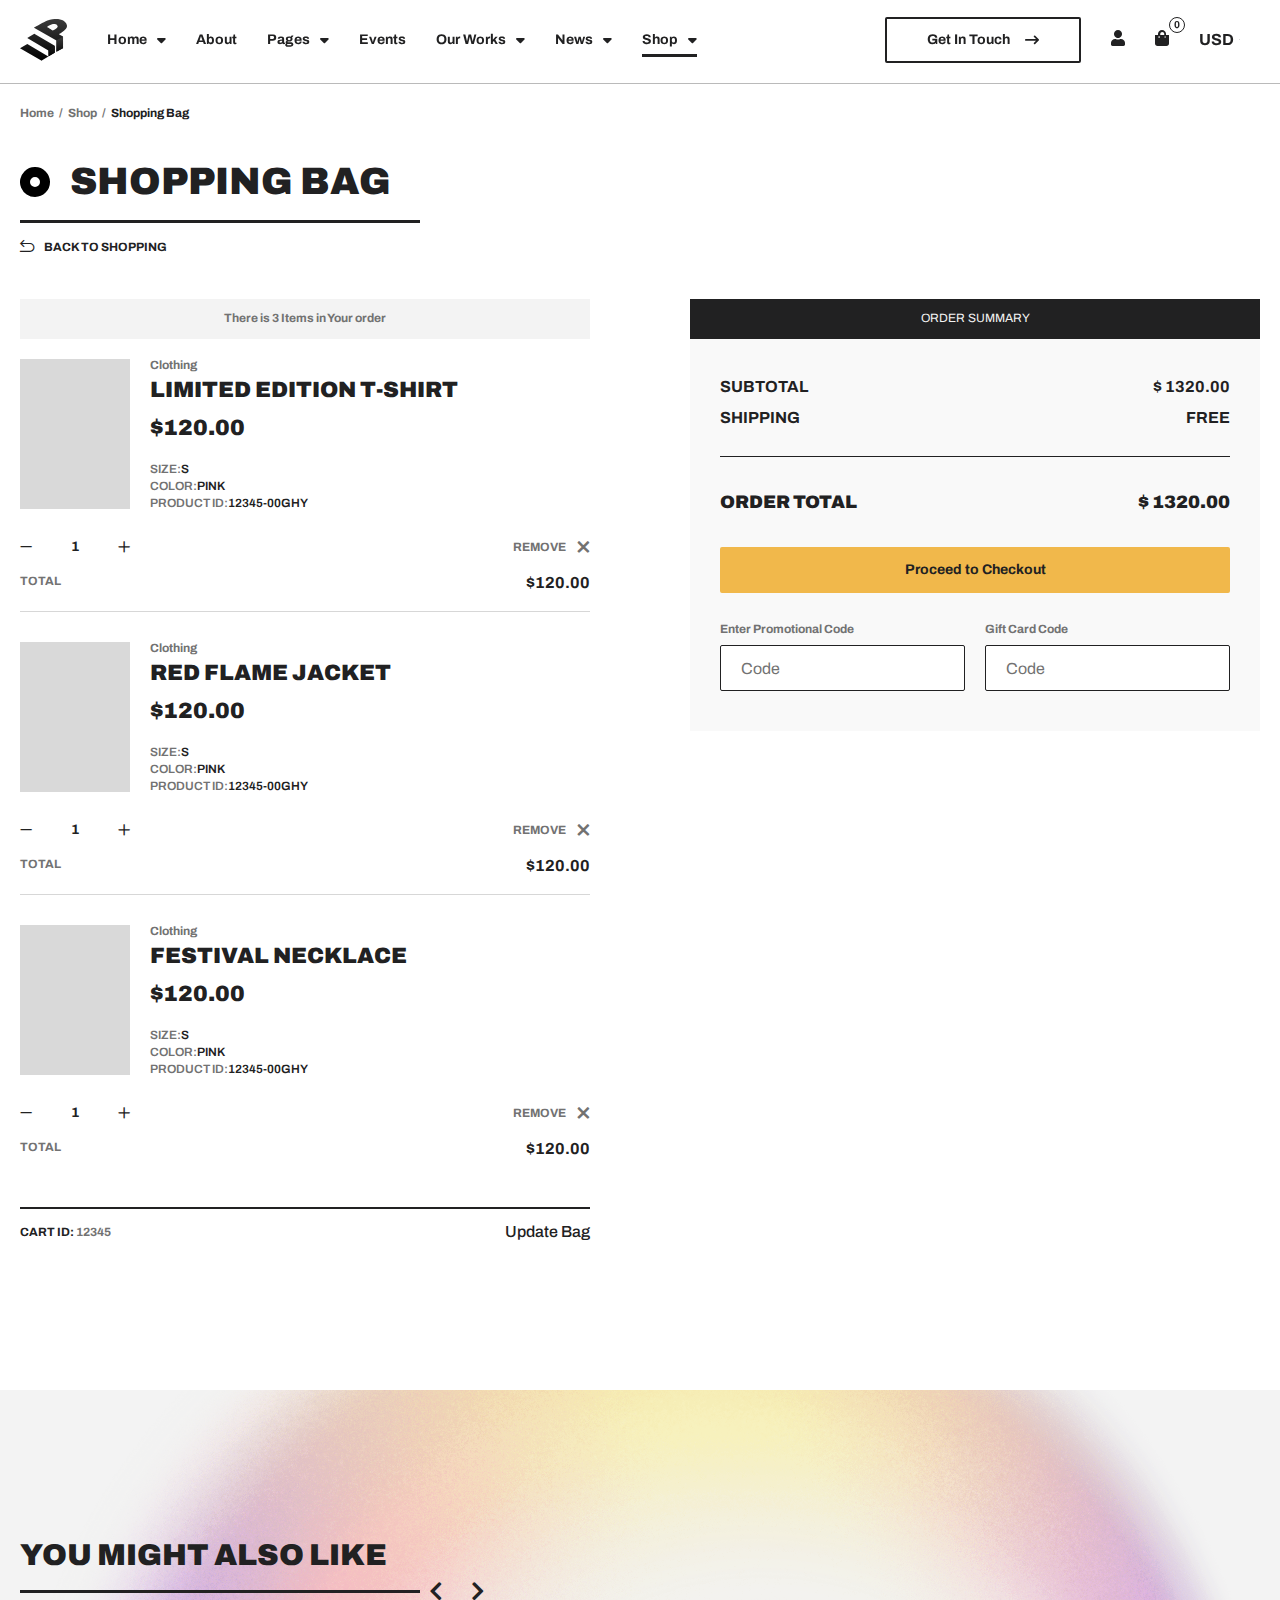
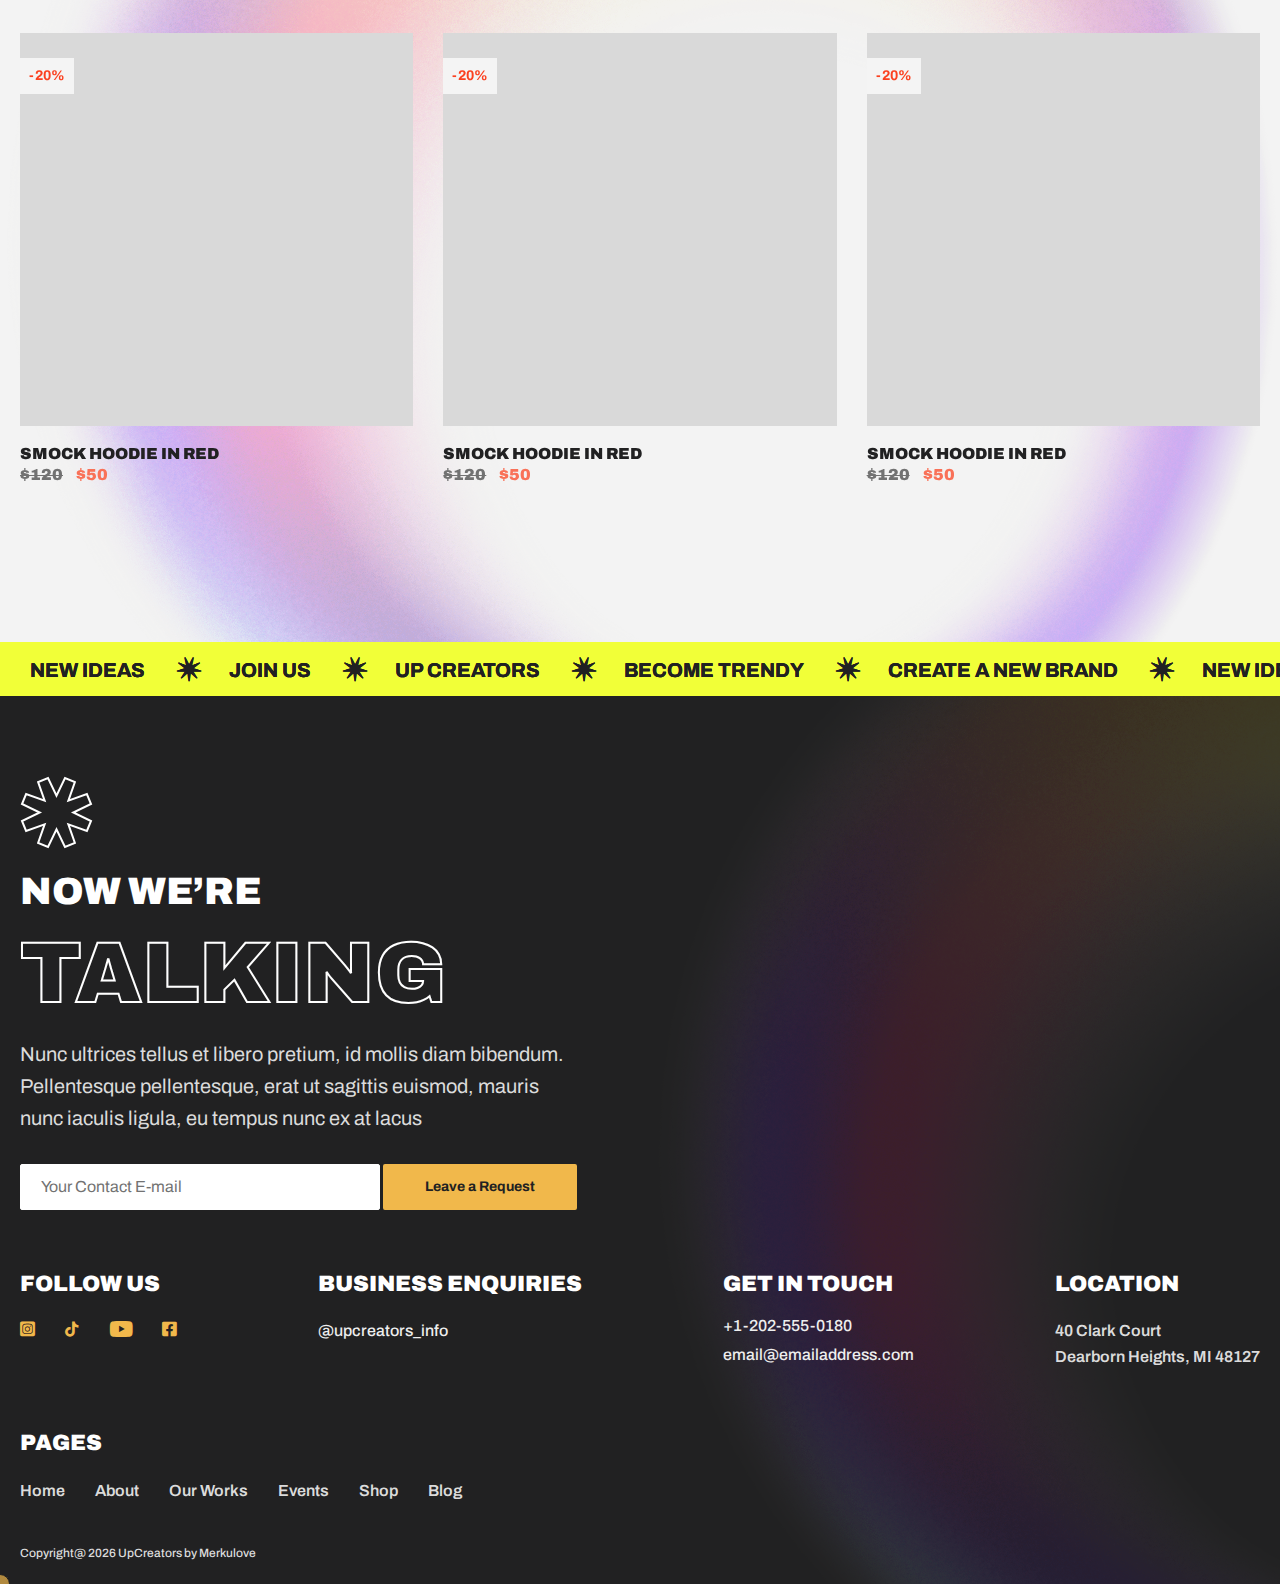
<file: cart.html>
<!DOCTYPE html>
<html lang="en">
    <head>
        <meta charset="UTF-8" />
        <meta name="viewport" content="width=device-width, initial-scale=1.0, minimum-scale=1.0" />
        <meta http-equiv="X-UA-Compatible" content="ie=edge" />
        <title>Shopping Bag | UpCreators</title>
        <link rel="stylesheet preload" as="style" href="css/preload.min.css" />
        <link rel="stylesheet preload" as="style" href="css/icomoon.css" />
        <link rel="stylesheet preload" as="style" href="css/libs.min.css" />
        <link rel="stylesheet" href="css/cart.min.css" />
    </head>
    <body>
        <header class="header" data-page="cart" data-page-parent="shop">
            <div class="header_bg">
                <picture>
                    <source data-srcset="img/gradients/10.webp" srcset="img/gradients/10.webp" type="image/webp" />
                    <img class="lazy" data-src="img/gradients/10.png" src="img/gradients/10.png" alt="media" />
                </picture>
            </div>
            <div class="container d-flex">
                <a class="header_logo logo" href="index.html">
                    <span class="header_logo-wrapper">
                        <img src="svg/logo--black.svg" alt="UpCreators" />
                    </span>
                    <span class="text">Creators</span>
                </a>
                <nav class="header_nav text--medium text--md collapse" id="headerMenu">
                    <ul class="header_nav-list">
                        <li class="header_nav-list_item dropdown">
                            <a
                                class="nav-link nav-item dropdown-toggle"
                                href="index.html"
                                data-bs-toggle="collapse"
                                data-bs-target="#homeMenu"
                                data-trigger="dropdown"
                                data-main-link="true"
                                aria-expanded="false"
                                aria-controls="homeMenu"
                                data-page="home"
                                data-page-parent="home"
                            >
                                <span class="nav-item_text"> Home </span>
                                <span class="icon icon-caret-down-solid"></span>
                            </a>
                            <div class="dropdown-menu collapse" id="homeMenu">
                                <ul class="dropdown-list">
                                    <li class="list-item">
                                        <a
                                            class="dropdown-item nav-item"
                                            data-page="home"
                                            data-page-parent="home"
                                            href="index.html"
                                            data-main="true"
                                        >
                                            Home Agency
                                        </a>
                                    </li>
                                    <li class="list-item">
                                        <a
                                            class="dropdown-item nav-item"
                                            data-page="streamers"
                                            data-page-parent="home"
                                            href="streamers.html"
                                        >
                                            Home Streamers
                                        </a>
                                    </li>
                                    <li class="list-item">
                                        <a
                                            class="dropdown-item nav-item"
                                            data-page="home-shop"
                                            data-page-parent="home"
                                            href="index-shop.html"
                                        >
                                            Home Shop
                                        </a>
                                    </li>
                                </ul>
                            </div>
                        </li>
                        <li class="header_nav-list_item">
                            <a class="nav-item nav-link" href="about.html" data-page="about" data-single="true">
                                <span class="nav-item_text">About</span>
                            </a>
                        </li>
                        <li class="header_nav-list_item dropdown">
                            <a
                                class="nav-link nav-item dropdown-toggle"
                                href="#"
                                data-bs-toggle="collapse"
                                data-bs-target="#pagesMenu"
                                data-trigger="dropdown"
                                data-page-parent="pages"
                                data-main-link="true"
                                aria-expanded="false"
                                aria-controls="pagesMenu"
                            >
                                <span class="nav-item_text"> Pages </span>
                                <span class="icon icon-caret-down-solid"></span>
                            </a>
                            <div class="dropdown-menu collapse" id="pagesMenu">
                                <ul class="dropdown-list">
                                    <li class="list-item">
                                        <a class="dropdown-item nav-item" data-page="faq" data-page-parent="pages" href="faq.html"> FAQ </a>
                                    </li>
                                    <li class="list-item">
                                        <a
                                            class="dropdown-item nav-item"
                                            data-page="contacts"
                                            data-page-parent="pages"
                                            href="contacts.html"
                                        >
                                            Contact Us
                                        </a>
                                    </li>
                                    <li class="list-item">
                                        <a class="dropdown-item nav-item" data-page="error" data-page-parent="pages" href="404.html">
                                            Error Page
                                        </a>
                                    </li>
                                </ul>
                            </div>
                        </li>
                        <li class="header_nav-list_item">
                            <a class="nav-item nav-link" href="events.html" data-page="events" data-single="true">
                                <span class="nav-item_text">Events</span>
                            </a>
                        </li>
                        <li class="header_nav-list_item dropdown">
                            <a
                                class="nav-link nav-item dropdown-toggle"
                                href="cases.html"
                                data-bs-toggle="collapse"
                                data-bs-target="#casesMenu"
                                data-trigger="dropdown"
                                data-page-parent="cases"
                                data-main-link="true"
                                aria-expanded="false"
                                aria-controls="casesMenu"
                            >
                                <span class="nav-item_text"> Our Works </span>
                                <span class="icon icon-caret-down-solid"></span>
                            </a>
                            <div class="dropdown-menu collapse" id="casesMenu">
                                <ul class="dropdown-list">
                                    <li class="list-item" data-main="true">
                                        <a class="dropdown-item nav-item" data-page="cases" data-page-parent="cases" href="cases.html">
                                            Our Works
                                        </a>
                                    </li>
                                    <li class="list-item">
                                        <a class="dropdown-item nav-item" data-page="case" data-page-parent="cases" href="case.html">
                                            Case Details
                                        </a>
                                    </li>
                                </ul>
                            </div>
                        </li>
                        <li class="header_nav-list_item dropdown">
                            <a
                                class="nav-link nav-item dropdown-toggle"
                                href="blog-sidebar.html"
                                data-bs-toggle="collapse"
                                data-bs-target="#newsMenu"
                                data-trigger="dropdown"
                                data-page-parent="news"
                                data-main-link="true"
                                aria-expanded="false"
                                aria-controls="newsMenu"
                            >
                                <span class="nav-item_text"> News </span>
                                <span class="icon icon-caret-down-solid"></span>
                            </a>
                            <div class="dropdown-menu collapse" id="newsMenu">
                                <ul class="dropdown-list">
                                    <li class="list-item">
                                        <a
                                            class="dropdown-item nav-item"
                                            data-page="blog-sidebar"
                                            data-page-parent="news"
                                            href="blog-sidebar.html"
                                        >
                                            News Sidebar
                                        </a>
                                    </li>
                                    <li class="list-item">
                                        <a
                                            class="dropdown-item nav-item"
                                            data-page="blog-list"
                                            data-page-parent="news"
                                            href="blog-list.html"
                                        >
                                            News Horizontal Boxes
                                        </a>
                                    </li>
                                    <li class="list-item">
                                        <a
                                            class="dropdown-item nav-item"
                                            data-page="blog-grid"
                                            data-page-parent="news"
                                            href="blog-grid.html"
                                        >
                                            News Full Width
                                        </a>
                                    </li>
                                    <li class="list-item">
                                        <a
                                            class="dropdown-item nav-item"
                                            data-page="post-sidebar"
                                            data-page-parent="news"
                                            href="post-sidebar.html"
                                        >
                                            Single Post Sidebar
                                        </a>
                                    </li>
                                    <li class="list-item">
                                        <a class="dropdown-item nav-item" data-page="post" data-page-parent="news" href="post.html">
                                            Single Post Full Width
                                        </a>
                                    </li>
                                </ul>
                            </div>
                        </li>
                        <li class="header_nav-list_item dropdown">
                            <a
                                class="nav-link nav-item dropdown-toggle"
                                href="shop.html"
                                data-bs-toggle="collapse"
                                data-bs-target="#shopMenu"
                                data-trigger="dropdown"
                                data-page-parent="shop"
                                data-main-link="true"
                                aria-expanded="false"
                                aria-controls="shopMenu"
                            >
                                <span class="nav-item_text"> Shop </span>
                                <span class="icon icon-caret-down-solid"></span>
                            </a>
                            <div class="dropdown-menu collapse" id="shopMenu">
                                <ul class="dropdown-list">
                                    <li class="list-item">
                                        <a class="dropdown-item nav-item" data-page="shop" data-page-parent="shop" href="shop.html">
                                            Shop
                                        </a>
                                    </li>
                                    <li class="list-item">
                                        <a
                                            class="dropdown-item nav-item"
                                            data-page="shop-list"
                                            data-page-parent="shop"
                                            href="shop-list.html"
                                        >
                                            Shop List
                                        </a>
                                    </li>
                                    <li class="list-item">
                                        <a class="dropdown-item nav-item" data-page="lookbook" data-page-parent="shop" href="lookbook.html">
                                            Shop Lookbook
                                        </a>
                                    </li>
                                    <li class="list-item">
                                        <a
                                            class="dropdown-item nav-item"
                                            data-page="collection"
                                            data-page-parent="shop"
                                            href="collection.html"
                                        >
                                            Shop Collection
                                        </a>
                                    </li>
                                    <li class="list-item">
                                        <a class="dropdown-item nav-item" data-page="product" data-page-parent="shop" href="product.html">
                                            Shop Product Page
                                        </a>
                                    </li>
                                    <li class="list-item">
                                        <a class="dropdown-item nav-item" data-page="product2" data-page-parent="shop" href="product2.html">
                                            Shop Product Big Images
                                        </a>
                                    </li>
                                    <li class="list-item">
                                        <a class="dropdown-item nav-item" data-page="product3" data-page-parent="shop" href="product3.html">
                                            Shop Product Big Slider
                                        </a>
                                    </li>
                                    <li class="list-item">
                                        <a class="dropdown-item nav-item" data-page="cart" data-page-parent="shop" href="cart.html">
                                            Shopping Bag
                                        </a>
                                    </li>
                                </ul>
                            </div>
                        </li>
                    </ul>
                </nav>
                <div class="header_user">
                    <a class="header_user-btn btn btn--outline" href="contacts.html">Get In Touch <i class="icon icon-arrow-right"></i> </a>
                    <a class="header_user-account" href="#">
                        <i class="icon-user"></i>
                    </a>
                    <a class="header_user-cart addToCart" href="#">
                        <i class="icon-bag"></i>
                        <span class="header_user-cart_qty">0</span>
                    </a>
                    <span class="header_user-preference">
                        USD
                        <span class="header_user-preference_country">
                            <picture>
                                <source data-srcset="img/placeholder.jpg" srcset="img/placeholder.jpg" type="image/webp" />
                                <img class="lazy" data-src="img/placeholder.jpg" src="img/placeholder.jpg" alt="USA" />
                            </picture>
                        </span>
                    </span>
                </div>
                <button
                    class="header_trigger"
                    id="headerTrigger"
                    data-bs-toggle="collapse"
                    data-bs-target="#headerMenu"
                    aria-controls="headerMenu"
                    aria-expanded="false"
                    type="button"
                ></button>
            </div>
        </header>
        <ul class="breadcrumbs">
            <li>
                <a class="link" href="index.html">Home</a>
            </li>

            <li>
                <a class="link" href="shop.html">Shop</a>
            </li>

            <li>
                <span>Shopping Bag</span>
            </li>
        </ul>
        <main class="cart">
            <div class="cart_header">
                <div class="container">
                    <div class="cart_header-wrapper">
                        <div class="main d-flex align-items-center">
                            <img class="main_icon" src="svg/shapes/20.svg" alt="shape" />
                            <h2 class="main_title">Shopping Bag</h2>
                        </div>
                        <span class="divider"></span>
                    </div>
                    <a class="cart_header-link" href="shop.html"> <i class="icon-return"></i> Back to Shopping </a>
                </div>
            </div>
            <div class="cart_content section">
                <div class="container sticky-parent">
                    <div class="cart_content-table">
                        <div class="cart_content-table_header d-flex align-items-center justify-content-between">
                            <span class="amount">There is 3 Items in Your order</span>
                            <span class="col-header">Price</span>
                            <span class="col-header">Qty</span>
                            <span class="col-header">Total</span>
                            <span class="col-header"></span>
                        </div>
                        <div class="cart_content-table_body">
                            <div class="item">
                                <div class="item_main">
                                    <div class="item_main-media">
                                        <picture>
                                            <source data-srcset="img/placeholder.jpg" srcset="img/placeholder.jpg" type="image/webp" />
                                            <img
                                                class="lazy"
                                                data-src="img/placeholder.jpg"
                                                src="img/placeholder.jpg"
                                                alt="Limited Edition T-Shirt"
                                            />
                                        </picture>
                                    </div>
                                    <div class="item_main-about">
                                        <span class="label">Clothing</span>
                                        <a class="title h4" href="product.html">Limited Edition T-Shirt</a>
                                        <span class="price h4">$120.00</span>
                                        <ul class="details">
                                            <li><span class="property">Size:</span><span class="value">S</span></li>
                                            <li><span class="property">Color:</span><span class="value">Pink</span></li>
                                            <li><span class="property">Product Id:</span><span class="value">12345-00ghy</span></li>
                                        </ul>
                                    </div>
                                </div>
                                <div class="item_price item_price--item">
                                    <span class="property"></span>
                                    <span class="value">$120.00</span>
                                </div>
                                <div class="qty">
                                    <span class="qty_minus control">
                                        <i class="icon-minus"></i>
                                    </span>
                                    <input class="qty_amount" type="number" readonly value="1" min="1" max="99" hidden />
                                    <span class="qty_amount-display"></span>
                                    <span class="qty_plus control">
                                        <i class="icon-plus"></i>
                                    </span>
                                </div>
                                <div class="item_price item_price--total">
                                    <span class="property">Total</span>
                                    <span class="value">$120.00</span>
                                </div>
                                <a class="item_remove" href="#">
                                    <span class="text">remove</span>
                                    <i class="icon icon-close"></i>
                                </a>
                            </div>
                            <div class="item">
                                <div class="item_main">
                                    <div class="item_main-media">
                                        <picture>
                                            <source data-srcset="img/placeholder.jpg" srcset="img/placeholder.jpg" type="image/webp" />
                                            <img class="lazy" data-src="img/placeholder.jpg" src="img/placeholder.jpg" alt="Red Flame Jacket" />
                                        </picture>
                                    </div>
                                    <div class="item_main-about">
                                        <span class="label">Clothing</span>
                                        <a class="title h4" href="product.html">Red Flame Jacket</a>
                                        <span class="price h4">$120.00</span>
                                        <ul class="details">
                                            <li><span class="property">Size:</span><span class="value">S</span></li>
                                            <li><span class="property">Color:</span><span class="value">Pink</span></li>
                                            <li><span class="property">Product Id:</span><span class="value">12345-00ghy</span></li>
                                        </ul>
                                    </div>
                                </div>
                                <div class="item_price item_price--item">
                                    <span class="property"></span>
                                    <span class="value">$120.00</span>
                                </div>
                                <div class="qty">
                                    <span class="qty_minus control">
                                        <i class="icon-minus"></i>
                                    </span>
                                    <input class="qty_amount" type="number" readonly value="1" min="1" max="99" hidden />
                                    <span class="qty_amount-display"></span>
                                    <span class="qty_plus control">
                                        <i class="icon-plus"></i>
                                    </span>
                                </div>
                                <div class="item_price item_price--total">
                                    <span class="property">Total</span>
                                    <span class="value">$120.00</span>
                                </div>
                                <a class="item_remove" href="#">
                                    <span class="text">remove</span>
                                    <i class="icon icon-close"></i>
                                </a>
                            </div>
                            <div class="item">
                                <div class="item_main">
                                    <div class="item_main-media">
                                        <picture>
                                            <source data-srcset="img/placeholder.jpg" srcset="img/placeholder.jpg" type="image/webp" />
                                            <img class="lazy" data-src="img/placeholder.jpg" src="img/placeholder.jpg" alt="Festival Necklace" />
                                        </picture>
                                    </div>
                                    <div class="item_main-about">
                                        <span class="label">Clothing</span>
                                        <a class="title h4" href="product.html">Festival Necklace</a>
                                        <span class="price h4">$120.00</span>
                                        <ul class="details">
                                            <li><span class="property">Size:</span><span class="value">S</span></li>
                                            <li><span class="property">Color:</span><span class="value">Pink</span></li>
                                            <li><span class="property">Product Id:</span><span class="value">12345-00ghy</span></li>
                                        </ul>
                                    </div>
                                </div>
                                <div class="item_price item_price--item">
                                    <span class="property"></span>
                                    <span class="value">$120.00</span>
                                </div>
                                <div class="qty">
                                    <span class="qty_minus control">
                                        <i class="icon-minus"></i>
                                    </span>
                                    <input class="qty_amount" type="number" readonly value="1" min="1" max="99" hidden />
                                    <span class="qty_amount-display"></span>
                                    <span class="qty_plus control">
                                        <i class="icon-plus"></i>
                                    </span>
                                </div>
                                <div class="item_price item_price--total">
                                    <span class="property">Total</span>
                                    <span class="value">$120.00</span>
                                </div>
                                <a class="item_remove" href="#">
                                    <span class="text">remove</span>
                                    <i class="icon icon-close"></i>
                                </a>
                            </div>
                        </div>
                        <div class="cart_content-table_footer d-flex align-items-center justify-content-between">
                            <span class="cart_info">Cart Id: <span class="cart_info-id">12345</span></span>
                            <a class="link link--underline" href="#">Update Bag</a>
                        </div>
                    </div>
                    <div class="sticky-wrapper" data-sticky="true">
                        <div class="cart_content-summary">
                            <div class="cart_content-summary_header">
                                <span>Order Summary</span>
                            </div>
                            <div class="cart_content-summary_main">
                                <ul class="subtotal d-flex flex-column">
                                    <li class="subtotal_item">
                                        <span>Subtotal</span>
                                        <span>$ 1320.00</span>
                                    </li>
                                    <li class="subtotal_item">
                                        <span>Shipping</span>
                                        <span>free</span>
                                    </li>
                                </ul>
                                <div class="total h5 d-flex justify-content-between">
                                    <span>Order total</span>
                                    <span>$ 1320.00</span>
                                </div>
                                <div class="wrapper">
                                    <a class="btn btn--accent btn--hover-black" href="#">Proceed to Checkout</a>
                                    <div class="optional d-flex">
                                        <div class="optional_block">
                                            <label class="optional_block-label" for="promocode">Enter Promotional Code</label>
                                            <input type="text" class="field" placeholder="Code" id="promocode" />
                                        </div>
                                        <div class="optional_block">
                                            <label class="optional_block-label" for="giftcode">Gift Card Code</label>
                                            <input type="text" class="field" placeholder="Code" id="giftcode" />
                                        </div>
                                    </div>
                                </div>
                            </div>
                        </div>
                    </div>
                </div>
            </div>
            <aside>
                <!--  suggested section start  -->
                <section class="suggested section gradient">
                    <div class="suggested_bg">
                        <picture>
                            <source data-srcset="img/gradients/10.webp" srcset="img/gradients/10.webp" type="image/webp" />
                            <img class="lazy" data-src="img/gradients/10.png" src="img/gradients/10.png" alt="media" />
                        </picture>
                    </div>

                    <div class="container">
                        <div class="section_nav">
                            <h3 class="section_nav-title">YOU MIGHT ALSO LIKE</h3>
                            <div class="section_nav-controls">
                                <span class="divider"></span>

                                <div class="suggested_nav section_nav-controls_btns">
                                    <a class="link swiper-button-prev" href="#"><i class="icon-angle-left"></i></a>
                                    <a class="link swiper-button-next" href="#"><i class="icon-angle-right"></i></a>
                                </div>
                            </div>
                        </div>
                        <div class="suggested_slider swiper">
                            <div class="swiper-wrapper">
                                <div class="swiper-slide">
                                    <div class="product">
                                        <div class="media">
                                            <a class="link eyeTrigger" href="product.html">
                                                <picture>
                                                    <source
                                                        data-srcset="img/placeholder.jpg"
                                                        srcset="img/placeholder.jpg"
                                                        type="image/webp"
                                                    />
                                                    <img
                                                        class="lazy"
                                                        data-src="img/placeholder.jpg"
                                                        src="img/placeholder.jpg"
                                                        alt="Smock hoodie in Red"
                                                    />
                                                </picture>
                                            </a>
                                            <div class="media_overlay">
                                                <span class="media_overlay-label media_overlay-label--sale sale_label sale_label"
                                                    >-20%</span
                                                >
                                                <a class="media_overlay-label media_overlay-label--favorite addToFavorites" href="#">
                                                    <i class="icon-heart-o"></i>
                                                </a>
                                            </div>
                                        </div>
                                        <div class="main">
                                            <div class="main_info">
                                                <span class="main_info-title">Smock hoodie in Red</span>
                                                <span class="main_info-price main_info-price--old">$120</span>
                                                <span class="main_info-price main_info-price--sale">$50</span>
                                            </div>
                                            <div class="main_overlay">
                                                <a class="main_overlay-btn btn btn--black" href="#"
                                                    >Add to Cart <i class="icon icon-bag"></i
                                                ></a>
                                            </div>
                                        </div>
                                    </div>
                                </div>
                                <div class="swiper-slide">
                                    <div class="product">
                                        <div class="media">
                                            <a class="link eyeTrigger" href="product.html">
                                                <picture>
                                                    <source
                                                        data-srcset="img/placeholder.jpg"
                                                        srcset="img/placeholder.jpg"
                                                        type="image/webp"
                                                    />
                                                    <img
                                                        class="lazy"
                                                        data-src="img/placeholder.jpg"
                                                        src="img/placeholder.jpg"
                                                        alt="Smock hoodie in Red"
                                                    />
                                                </picture>
                                            </a>
                                            <div class="media_overlay">
                                                <span class="media_overlay-label media_overlay-label--sale sale_label">-20%</span>
                                                <a class="media_overlay-label media_overlay-label--favorite addToFavorites" href="#">
                                                    <i class="icon-heart-o"></i>
                                                </a>
                                            </div>
                                        </div>
                                        <div class="main">
                                            <div class="main_info">
                                                <span class="main_info-title">Smock hoodie in Red</span>
                                                <span class="main_info-price main_info-price--old">$120</span>
                                                <span class="main_info-price main_info-price--sale">$50</span>
                                            </div>
                                            <div class="main_overlay">
                                                <a class="main_overlay-btn btn btn--black" href="#"
                                                    >Add to Cart <i class="icon icon-bag"></i
                                                ></a>
                                            </div>
                                        </div>
                                    </div>
                                </div>
                                <div class="swiper-slide">
                                    <div class="product">
                                        <div class="media">
                                            <a class="link eyeTrigger" href="product.html">
                                                <picture>
                                                    <source
                                                        data-srcset="img/placeholder.jpg"
                                                        srcset="img/placeholder.jpg"
                                                        type="image/webp"
                                                    />
                                                    <img
                                                        class="lazy"
                                                        data-src="img/placeholder.jpg"
                                                        src="img/placeholder.jpg"
                                                        alt="Smock hoodie in Red"
                                                    />
                                                </picture>
                                            </a>
                                            <div class="media_overlay">
                                                <span class="media_overlay-label media_overlay-label--sale sale_label">-20%</span>
                                                <a class="media_overlay-label media_overlay-label--favorite addToFavorites" href="#">
                                                    <i class="icon-heart-o"></i>
                                                </a>
                                            </div>
                                        </div>
                                        <div class="main">
                                            <div class="main_info">
                                                <span class="main_info-title">Smock hoodie in Red</span>
                                                <span class="main_info-price main_info-price--old">$120</span>
                                                <span class="main_info-price main_info-price--sale">$50</span>
                                            </div>
                                            <div class="main_overlay">
                                                <a class="main_overlay-btn btn btn--black" href="#"
                                                    >Add to Cart <i class="icon icon-bag"></i
                                                ></a>
                                            </div>
                                        </div>
                                    </div>
                                </div>
                                <div class="swiper-slide">
                                    <div class="product">
                                        <div class="media">
                                            <a class="link eyeTrigger" href="product.html">
                                                <picture>
                                                    <source
                                                        data-srcset="img/placeholder.jpg"
                                                        srcset="img/placeholder.jpg"
                                                        type="image/webp"
                                                    />
                                                    <img
                                                        class="lazy"
                                                        data-src="img/placeholder.jpg"
                                                        src="img/placeholder.jpg"
                                                        alt="Smock hoodie in Red"
                                                    />
                                                </picture>
                                            </a>
                                            <div class="media_overlay">
                                                <span class="media_overlay-label media_overlay-label--sale sale_label">-20%</span>
                                                <a class="media_overlay-label media_overlay-label--favorite addToFavorites" href="#">
                                                    <i class="icon-heart-o"></i>
                                                </a>
                                            </div>
                                        </div>
                                        <div class="main">
                                            <div class="main_info">
                                                <span class="main_info-title">Smock hoodie in Red</span>
                                                <span class="main_info-price main_info-price--old">$120</span>
                                                <span class="main_info-price main_info-price--sale">$50</span>
                                            </div>
                                            <div class="main_overlay">
                                                <a class="main_overlay-btn btn btn--black" href="#"
                                                    >Add to Cart <i class="icon icon-bag"></i
                                                ></a>
                                            </div>
                                        </div>
                                    </div>
                                </div>
                                <div class="swiper-slide">
                                    <div class="product">
                                        <div class="media">
                                            <a class="link eyeTrigger" href="product.html">
                                                <picture>
                                                    <source
                                                        data-srcset="img/placeholder.jpg"
                                                        srcset="img/placeholder.jpg"
                                                        type="image/webp"
                                                    />
                                                    <img
                                                        class="lazy"
                                                        data-src="img/placeholder.jpg"
                                                        src="img/placeholder.jpg"
                                                        alt="Smock hoodie in Red"
                                                    />
                                                </picture>
                                            </a>
                                            <div class="media_overlay">
                                                <span class="media_overlay-label media_overlay-label--sale sale_label">-20%</span>
                                                <a class="media_overlay-label media_overlay-label--favorite addToFavorites" href="#">
                                                    <i class="icon-heart-o"></i>
                                                </a>
                                            </div>
                                        </div>
                                        <div class="main">
                                            <div class="main_info">
                                                <span class="main_info-title">Smock hoodie in Red</span>
                                                <span class="main_info-price main_info-price--old">$120</span>
                                                <span class="main_info-price main_info-price--sale">$50</span>
                                            </div>
                                            <div class="main_overlay">
                                                <a class="main_overlay-btn btn btn--black" href="#"
                                                    >Add to Cart <i class="icon icon-bag"></i
                                                ></a>
                                            </div>
                                        </div>
                                    </div>
                                </div>
                                <div class="swiper-slide">
                                    <div class="product">
                                        <div class="media">
                                            <a class="link eyeTrigger" href="product.html">
                                                <picture>
                                                    <source
                                                        data-srcset="img/placeholder.jpg"
                                                        srcset="img/placeholder.jpg"
                                                        type="image/webp"
                                                    />
                                                    <img
                                                        class="lazy"
                                                        data-src="img/placeholder.jpg"
                                                        src="img/placeholder.jpg"
                                                        alt="Smock hoodie in Red"
                                                    />
                                                </picture>
                                            </a>
                                            <div class="media_overlay">
                                                <span class="media_overlay-label media_overlay-label--sale sale_label">-20%</span>
                                                <a class="media_overlay-label media_overlay-label--favorite addToFavorites" href="#">
                                                    <i class="icon-heart-o"></i>
                                                </a>
                                            </div>
                                        </div>
                                        <div class="main">
                                            <div class="main_info">
                                                <span class="main_info-title">Smock hoodie in Red</span>
                                                <span class="main_info-price main_info-price--old">$120</span>
                                                <span class="main_info-price main_info-price--sale">$50</span>
                                            </div>
                                            <div class="main_overlay">
                                                <a class="main_overlay-btn btn btn--black" href="#"
                                                    >Add to Cart <i class="icon icon-bag"></i
                                                ></a>
                                            </div>
                                        </div>
                                    </div>
                                </div>
                                <div class="swiper-slide">
                                    <div class="product">
                                        <div class="media">
                                            <a class="link eyeTrigger" href="product.html">
                                                <picture>
                                                    <source
                                                        data-srcset="img/placeholder.jpg"
                                                        srcset="img/placeholder.jpg"
                                                        type="image/webp"
                                                    />
                                                    <img
                                                        class="lazy"
                                                        data-src="img/placeholder.jpg"
                                                        src="img/placeholder.jpg"
                                                        alt="Smock hoodie in Red"
                                                    />
                                                </picture>
                                            </a>
                                            <div class="media_overlay">
                                                <span class="media_overlay-label media_overlay-label--sale sale_label">-20%</span>
                                                <a class="media_overlay-label media_overlay-label--favorite addToFavorites" href="#">
                                                    <i class="icon-heart-o"></i>
                                                </a>
                                            </div>
                                        </div>
                                        <div class="main">
                                            <div class="main_info">
                                                <span class="main_info-title">Smock hoodie in Red</span>
                                                <span class="main_info-price main_info-price--old">$120</span>
                                                <span class="main_info-price main_info-price--sale">$50</span>
                                            </div>
                                            <div class="main_overlay">
                                                <a class="main_overlay-btn btn btn--black" href="#"
                                                    >Add to Cart <i class="icon icon-bag"></i
                                                ></a>
                                            </div>
                                        </div>
                                    </div>
                                </div>
                                <div class="swiper-slide">
                                    <div class="product">
                                        <div class="media">
                                            <a class="link eyeTrigger" href="product.html">
                                                <picture>
                                                    <source
                                                        data-srcset="img/placeholder.jpg"
                                                        srcset="img/placeholder.jpg"
                                                        type="image/webp"
                                                    />
                                                    <img
                                                        class="lazy"
                                                        data-src="img/placeholder.jpg"
                                                        src="img/placeholder.jpg"
                                                        alt="Smock hoodie in Red"
                                                    />
                                                </picture>
                                            </a>
                                            <div class="media_overlay">
                                                <span class="media_overlay-label media_overlay-label--sale sale_label">-20%</span>
                                                <a class="media_overlay-label media_overlay-label--favorite addToFavorites" href="#">
                                                    <i class="icon-heart-o"></i>
                                                </a>
                                            </div>
                                        </div>
                                        <div class="main">
                                            <div class="main_info">
                                                <span class="main_info-title">Smock hoodie in Red</span>
                                                <span class="main_info-price main_info-price--old">$120</span>
                                                <span class="main_info-price main_info-price--sale">$50</span>
                                            </div>
                                            <div class="main_overlay">
                                                <a class="main_overlay-btn btn btn--black" href="#"
                                                    >Add to Cart <i class="icon icon-bag"></i
                                                ></a>
                                            </div>
                                        </div>
                                    </div>
                                </div>
                                <div class="swiper-slide">
                                    <div class="product">
                                        <div class="media">
                                            <a class="link eyeTrigger" href="product.html">
                                                <picture>
                                                    <source
                                                        data-srcset="img/placeholder.jpg"
                                                        srcset="img/placeholder.jpg"
                                                        type="image/webp"
                                                    />
                                                    <img
                                                        class="lazy"
                                                        data-src="img/placeholder.jpg"
                                                        src="img/placeholder.jpg"
                                                        alt="Smock hoodie in Red"
                                                    />
                                                </picture>
                                            </a>
                                            <div class="media_overlay">
                                                <span class="media_overlay-label media_overlay-label--sale sale_label">-20%</span>
                                                <a class="media_overlay-label media_overlay-label--favorite addToFavorites" href="#">
                                                    <i class="icon-heart-o"></i>
                                                </a>
                                            </div>
                                        </div>
                                        <div class="main">
                                            <div class="main_info">
                                                <span class="main_info-title">Smock hoodie in Red</span>
                                                <span class="main_info-price main_info-price--old">$120</span>
                                                <span class="main_info-price main_info-price--sale">$50</span>
                                            </div>
                                            <div class="main_overlay">
                                                <a class="main_overlay-btn btn btn--black" href="#"
                                                    >Add to Cart <i class="icon icon-bag"></i
                                                ></a>
                                            </div>
                                        </div>
                                    </div>
                                </div>
                                <div class="swiper-slide">
                                    <div class="product">
                                        <div class="media">
                                            <a class="link eyeTrigger" href="product.html">
                                                <picture>
                                                    <source
                                                        data-srcset="img/placeholder.jpg"
                                                        srcset="img/placeholder.jpg"
                                                        type="image/webp"
                                                    />
                                                    <img
                                                        class="lazy"
                                                        data-src="img/placeholder.jpg"
                                                        src="img/placeholder.jpg"
                                                        alt="Smock hoodie in Red"
                                                    />
                                                </picture>
                                            </a>
                                            <div class="media_overlay">
                                                <span class="media_overlay-label media_overlay-label--sale sale_label">-20%</span>
                                                <a class="media_overlay-label media_overlay-label--favorite addToFavorites" href="#">
                                                    <i class="icon-heart-o"></i>
                                                </a>
                                            </div>
                                        </div>
                                        <div class="main">
                                            <div class="main_info">
                                                <span class="main_info-title">Smock hoodie in Red</span>
                                                <span class="main_info-price main_info-price--old">$120</span>
                                                <span class="main_info-price main_info-price--sale">$50</span>
                                            </div>
                                            <div class="main_overlay">
                                                <a class="main_overlay-btn btn btn--black" href="#"
                                                    >Add to Cart <i class="icon icon-bag"></i
                                                ></a>
                                            </div>
                                        </div>
                                    </div>
                                </div>
                                <div class="swiper-slide">
                                    <div class="product">
                                        <div class="media">
                                            <a class="link eyeTrigger" href="product.html">
                                                <picture>
                                                    <source
                                                        data-srcset="img/placeholder.jpg"
                                                        srcset="img/placeholder.jpg"
                                                        type="image/webp"
                                                    />
                                                    <img
                                                        class="lazy"
                                                        data-src="img/placeholder.jpg"
                                                        src="img/placeholder.jpg"
                                                        alt="Smock hoodie in Red"
                                                    />
                                                </picture>
                                            </a>
                                            <div class="media_overlay">
                                                <span class="media_overlay-label media_overlay-label--sale sale_label">-20%</span>
                                                <a class="media_overlay-label media_overlay-label--favorite addToFavorites" href="#">
                                                    <i class="icon-heart-o"></i>
                                                </a>
                                            </div>
                                        </div>
                                        <div class="main">
                                            <div class="main_info">
                                                <span class="main_info-title">Smock hoodie in Red</span>
                                                <span class="main_info-price main_info-price--old">$120</span>
                                                <span class="main_info-price main_info-price--sale">$50</span>
                                            </div>
                                            <div class="main_overlay">
                                                <a class="main_overlay-btn btn btn--black" href="#"
                                                    >Add to Cart <i class="icon icon-bag"></i
                                                ></a>
                                            </div>
                                        </div>
                                    </div>
                                </div>
                                <div class="swiper-slide">
                                    <div class="product">
                                        <div class="media">
                                            <a class="link eyeTrigger" href="product.html">
                                                <picture>
                                                    <source
                                                        data-srcset="img/placeholder.jpg"
                                                        srcset="img/placeholder.jpg"
                                                        type="image/webp"
                                                    />
                                                    <img
                                                        class="lazy"
                                                        data-src="img/placeholder.jpg"
                                                        src="img/placeholder.jpg"
                                                        alt="Smock hoodie in Red"
                                                    />
                                                </picture>
                                            </a>
                                            <div class="media_overlay">
                                                <span class="media_overlay-label media_overlay-label--sale sale_label">-20%</span>
                                                <a class="media_overlay-label media_overlay-label--favorite addToFavorites" href="#">
                                                    <i class="icon-heart-o"></i>
                                                </a>
                                            </div>
                                        </div>
                                        <div class="main">
                                            <div class="main_info">
                                                <span class="main_info-title">Smock hoodie in Red</span>
                                                <span class="main_info-price main_info-price--old">$120</span>
                                                <span class="main_info-price main_info-price--sale">$50</span>
                                            </div>
                                            <div class="main_overlay">
                                                <a class="main_overlay-btn btn btn--black" href="#"
                                                    >Add to Cart <i class="icon icon-bag"></i
                                                ></a>
                                            </div>
                                        </div>
                                    </div>
                                </div>
                                <div class="swiper-slide">
                                    <div class="product">
                                        <div class="media">
                                            <a class="link eyeTrigger" href="product.html">
                                                <picture>
                                                    <source
                                                        data-srcset="img/placeholder.jpg"
                                                        srcset="img/placeholder.jpg"
                                                        type="image/webp"
                                                    />
                                                    <img
                                                        class="lazy"
                                                        data-src="img/placeholder.jpg"
                                                        src="img/placeholder.jpg"
                                                        alt="Smock hoodie in Red"
                                                    />
                                                </picture>
                                            </a>
                                            <div class="media_overlay">
                                                <span class="media_overlay-label media_overlay-label--sale sale_label">-20%</span>
                                                <a class="media_overlay-label media_overlay-label--favorite addToFavorites" href="#">
                                                    <i class="icon-heart-o"></i>
                                                </a>
                                            </div>
                                        </div>
                                        <div class="main">
                                            <div class="main_info">
                                                <span class="main_info-title">Smock hoodie in Red</span>
                                                <span class="main_info-price main_info-price--old">$120</span>
                                                <span class="main_info-price main_info-price--sale">$50</span>
                                            </div>
                                            <div class="main_overlay">
                                                <a class="main_overlay-btn btn btn--black" href="#"
                                                    >Add to Cart <i class="icon icon-bag"></i
                                                ></a>
                                            </div>
                                        </div>
                                    </div>
                                </div>
                            </div>
                        </div>
                    </div>
                </section>
                <!--  suggested section end  -->
            </aside>
        </main>
        <div class="ticker yellow">
            <div class="d-none">
                <span class="ticker-item">new Ideas</span>
                <span class="ticker-item">Join us</span>
                <span class="ticker-item">UP Creators</span>
                <span class="ticker-item">Become trendy</span>
                <span class="ticker-item">Create a new Brand</span>
                <span class="ticker-item">new Ideas</span>
                <span class="ticker-item">Join us</span>
                <span class="ticker-item">UP Creators</span>
                <span class="ticker-item">Become trendy</span>
                <span class="ticker-item">Create a new Brand</span>
            </div>
        </div>
        <footer class="footer">
            <div class="footer_bg">
                <picture>
                    <source data-srcset="img/gradients/10.webp" srcset="img/gradients/10.webp" type="image/webp" />
                    <img class="lazy" data-src="img/gradients/10.jpg" src="img/gradients/10.jpg" alt="media" />
                </picture>
            </div>
            <div class="container">
                <div class="footer_about">
                    <div class="footer_about-slogan">
                        <div class="footer_about-slogan_icon rotate shape">
                            <svg width="73" height="73" viewBox="0 0 73 73" fill="none" xmlns="http://www.w3.org/2000/svg">
                                <path
                                    d="M44.993 71L36.5 53.2698L28.007 71L18.1104 66.9008L24.6419 48.3582L6.09932 54.8899L2 44.993L19.7302 36.5L2 28.007L6.09932 18.1103L24.6419 24.6418L18.1104 6.09921L28.007 2L36.5 19.7302L44.993 2L54.8899 6.09921L48.3582 24.6418L66.9008 18.1103L71 28.007L53.2698 36.5L71 44.993L66.9008 54.8899L48.3582 48.3582L54.8899 66.9008L44.993 71Z"
                                    fill="transparent"
                                    stroke="currentColor"
                                    stroke-width="2"
                                />
                            </svg>
                        </div>
                        <h2 class="footer_about-slogan_title">
                            Now we’re
                            <span class="h1 linebreak outlined outlined--white">Talking</span>
                        </h2>
                        <p class="footer_about-slogan_text">
                            Nunc ultrices tellus et libero pretium, id mollis diam bibendum. Pellentesque pellentesque, erat ut sagittis
                            euismod, mauris nunc iaculis ligula, eu tempus nunc ex at lacus
                        </p>
                    </div>
                    <form class="footer_about-form d-flex" action="#" method="post">
                        <input class="field" type="text" data-type="email" placeholder="Your Contact E-mail" />
                        <button class="btn btn--accent btn--hover-o" type="submit">Leave a Request</button>
                    </form>
                </div>
                <div class="footer_main d-flex">
                    <div class="footer_main-block">
                        <h4 class="footer_main-block_title">Follow Us</h4>
                        <ul class="footer_main-block_socials socials">
                            <li>
                                <a href="https://instagram.com" target="_blank" rel="noopener noreferrer">
                                    <i class="icon-instagram"></i>
                                </a>
                            </li>
                            <li>
                                <a href="https://tiktok.com" target="_blank" rel="noopener noreferrer">
                                    <i class="icon-tiktok"></i>
                                </a>
                            </li>
                            <li>
                                <a href="https://youtube.com" target="_blank" rel="noopener noreferrer">
                                    <i class="icon-youtube"></i>
                                </a>
                            </li>
                            <li>
                                <a href="https://facebook.com" target="_blank" rel="noopener noreferrer">
                                    <i class="icon-facebook"></i>
                                </a>
                            </li>
                        </ul>
                    </div>
                    <div class="footer_main-block">
                        <h4 class="footer_main-block_title">Get In Touch</h4>
                        <div class="footer_main-block_content d-flex flex-column">
                            <a class="link link--underline" href="tel:+1234567890">+1-202-555-0180</a>
                            <a class="link link--underline" href="mailto:example@domain.com">email@emailaddress.com</a>
                        </div>
                    </div>
                    <div class="footer_main-block">
                        <h4 class="footer_main-block_title">Business Enquiries</h4>
                        <div class="footer_main-block_content">
                            <a class="link link--underline" href="#">@upcreators_info</a>
                        </div>
                    </div>
                    <div class="footer_main-block">
                        <h4 class="footer_main-block_title">Location</h4>
                        <div class="footer_main-block_content">
                            <span>40 Clark Court <span class="linebreak">Dearborn Heights, MI 48127</span></span>
                        </div>
                    </div>
                    <div class="footer_main-block">
                        <h4 class="footer_main-block_title">Pages</h4>
                        <ul class="footer_main-block_nav d-flex">
                            <li>
                                <a class="nav-link" href="index.html" data-page="home" data-page-parent="home">Home</a>
                            </li>
                            <li>
                                <a class="nav-link" href="about.html" data-page="about">About</a>
                            </li>
                            <li>
                                <a class="nav-link" href="cases.html" data-page="cases" data-page-parent="cases">Our Works</a>
                            </li>
                            <li>
                                <a class="nav-link" href="events.html" data-page="events">Events</a>
                            </li>
                            <li>
                                <a class="nav-link" href="shop.html" data-page="shop" data-page-parent="shop">Shop</a>
                            </li>
                            <li>
                                <a class="nav-link" href="blog-sidebar.html" data-page="blog-sidebar" data-page-parent="news">Blog</a>
                            </li>
                        </ul>
                    </div>
                </div>
            </div>
            <p class="footer_copy">Copyright@ <span id="currentYear"></span> UpCreators by Merkulove</p>
        </footer>
        <!-- cart popup component start -->
        <div class="cart_popup">
            <div class="cart_popup-backdrop"></div>
            <div class="cart_popup-helper">
                <div class="cart_popup-wrapper">
                    <div class="cart_popup-header d-flex flex-wrap justify-content-between align-items-center">
                        <h4 class="success"><i class="icon icon-check"></i> Item Added</h4>
                        <span class="cartID">Cart Id: 12345</span>
                        <p class="note">Please note: Item(s) is not reserved until checkout is completed</p>
                    </div>
                    <div class="cart_popup-main">
                        <ul class="cart_popup-main_list">
                            <li class="list-item">
                                <div class="media">
                                    <picture>
                                        <source data-srcset="img/placeholder.jpg" srcset="img/placeholder.jpg" type="image/webp" />
                                        <img class="lazy" data-src="img/placeholder.jpg" src="img/placeholder.jpg" alt="Limited Edition T-Shirt" />
                                    </picture>
                                </div>
                                <div class="main">
                                    <div class="main_info">
                                        <div class="wrapper">
                                            <span class="main_info-label">Clothing</span>
                                            <a class="main_info-remove" href="#">
                                                <span class="text">remove</span>
                                                <i class="icon icon-close"></i>
                                            </a>
                                        </div>
                                        <h6 class="main_info-title">Limited Edition T-Shirt</h6>
                                        <ul class="main_info-details">
                                            <li>
                                                <span class="property">size:</span>
                                                <span class="value">s</span>
                                            </li>
                                            <li>
                                                <span class="property">color:</span>
                                                <span class="value">pink</span>
                                            </li>
                                        </ul>
                                        <div class="wrapper">
                                            <div class="main_info-qty">
                                                <span class="main_info-qty_label">Qty:</span>
                                                <div class="qty">
                                                    <span class="qty_minus control">
                                                        <i class="icon-minus"></i>
                                                    </span>
                                                    <input class="qty_amount" type="number" readonly value="1" min="1" max="99" hidden />
                                                    <span class="qty_amount-display"></span>
                                                    <span class="qty_plus control">
                                                        <i class="icon-plus"></i>
                                                    </span>
                                                </div>
                                            </div>
                                            <span class="main_info-price">$320</span>
                                        </div>
                                    </div>
                                </div>
                            </li>
                            <li class="list-item">
                                <div class="media">
                                    <picture>
                                        <source data-srcset="img/placeholder.jpg" srcset="img/placeholder.jpg" type="image/webp" />
                                        <img class="lazy" data-src="img/placeholder.jpg" src="img/placeholder.jpg" alt="Red Flame Jacket" />
                                    </picture>
                                </div>
                                <div class="main">
                                    <div class="main_info">
                                        <div class="wrapper">
                                            <span class="main_info-label">Clothing</span>
                                            <a class="main_info-remove" href="#">
                                                <span class="text">remove</span>
                                                <i class="icon icon-close"></i>
                                            </a>
                                        </div>
                                        <h6 class="main_info-title">Red Flame Jacket</h6>
                                        <ul class="main_info-details">
                                            <li>
                                                <span class="property">size:</span>
                                                <span class="value">s</span>
                                            </li>
                                            <li>
                                                <span class="property">color:</span>
                                                <span class="value">pink</span>
                                            </li>
                                        </ul>
                                        <div class="wrapper">
                                            <div class="main_info-qty">
                                                <span class="main_info-qty_label">Qty:</span>
                                                <div class="qty">
                                                    <span class="qty_minus control">
                                                        <i class="icon-minus"></i>
                                                    </span>
                                                    <input class="qty_amount" type="number" readonly value="1" min="1" max="99" hidden />
                                                    <span class="qty_amount-display"></span>
                                                    <span class="qty_plus control">
                                                        <i class="icon-plus"></i>
                                                    </span>
                                                </div>
                                            </div>
                                            <span class="main_info-price">$320</span>
                                        </div>
                                    </div>
                                </div>
                            </li>
                            <li class="list-item">
                                <div class="media">
                                    <picture>
                                        <source data-srcset="img/placeholder.jpg" srcset="img/placeholder.jpg" type="image/webp" />
                                        <img class="lazy" data-src="img/placeholder.jpg" src="img/placeholder.jpg" alt="Festival Necklace" />
                                    </picture>
                                </div>
                                <div class="main">
                                    <div class="main_info">
                                        <div class="wrapper">
                                            <span class="main_info-label">Clothing</span>
                                            <a class="main_info-remove" href="#">
                                                <span class="text">remove</span>
                                                <i class="icon icon-close"></i>
                                            </a>
                                        </div>
                                        <h6 class="main_info-title">Festival Necklace</h6>
                                        <ul class="main_info-details">
                                            <li>
                                                <span class="property">size:</span>
                                                <span class="value">s</span>
                                            </li>
                                            <li>
                                                <span class="property">color:</span>
                                                <span class="value">pink</span>
                                            </li>
                                        </ul>
                                        <div class="wrapper">
                                            <div class="main_info-qty">
                                                <span class="main_info-qty_label">Qty:</span>
                                                <div class="qty">
                                                    <span class="qty_minus control">
                                                        <i class="icon-minus"></i>
                                                    </span>
                                                    <input class="qty_amount" type="number" readonly value="1" min="1" max="99" hidden />
                                                    <span class="qty_amount-display"></span>
                                                    <span class="qty_plus control">
                                                        <i class="icon-plus"></i>
                                                    </span>
                                                </div>
                                            </div>
                                            <span class="main_info-price">$320</span>
                                        </div>
                                    </div>
                                </div>
                            </li>
                        </ul>
                    </div>
                    <div class="cart_popup-footer">
                        <div class="cart_popup-footer_summary d-flex flex-column">
                            <div class="subtotal">
                                <span class="subtotal_title">Subtotal</span>
                                <span class="subtotal_sum">$1320.00</span>
                            </div>
                            <div class="total h6">
                                <span class="total_title">Total</span>
                                <span class="total_sum">$1320.00</span>
                            </div>
                        </div>
                        <div class="cart_popup-footer_action d-flex">
                            <a class="btn btn--black" href="cart.html">View options</a>
                            <a class="btn btn--accent btn--hover-black" href="cart.html">Checkout</a>
                        </div>
                        <p class="note">Suspendisse potenti. Fusce id cursus massa. Duis tuc uno venenatis ex</p>
                    </div>
                </div>
            </div>
        </div>
        <!-- cart popup component end -->
        <button class="scrollTrigger" id="scrollTrigger"><i class="icon-to-top"></i></button>
        <script id="www-widgetapi-script" src="https://s.ytimg.com/yts/jsbin/www-widgetapi-vflS50iB-/www-widgetapi.js" async=""></script>
        <script src="https://www.youtube.com/player_api"></script>
        <script src="js/common.min.js"></script>
        <script src="js/lottie.min.js"></script>

        <script src="js/cart.min.js"></script>
        <script src="js/ticker.min.js"></script>
    </body>
</html>
</file>
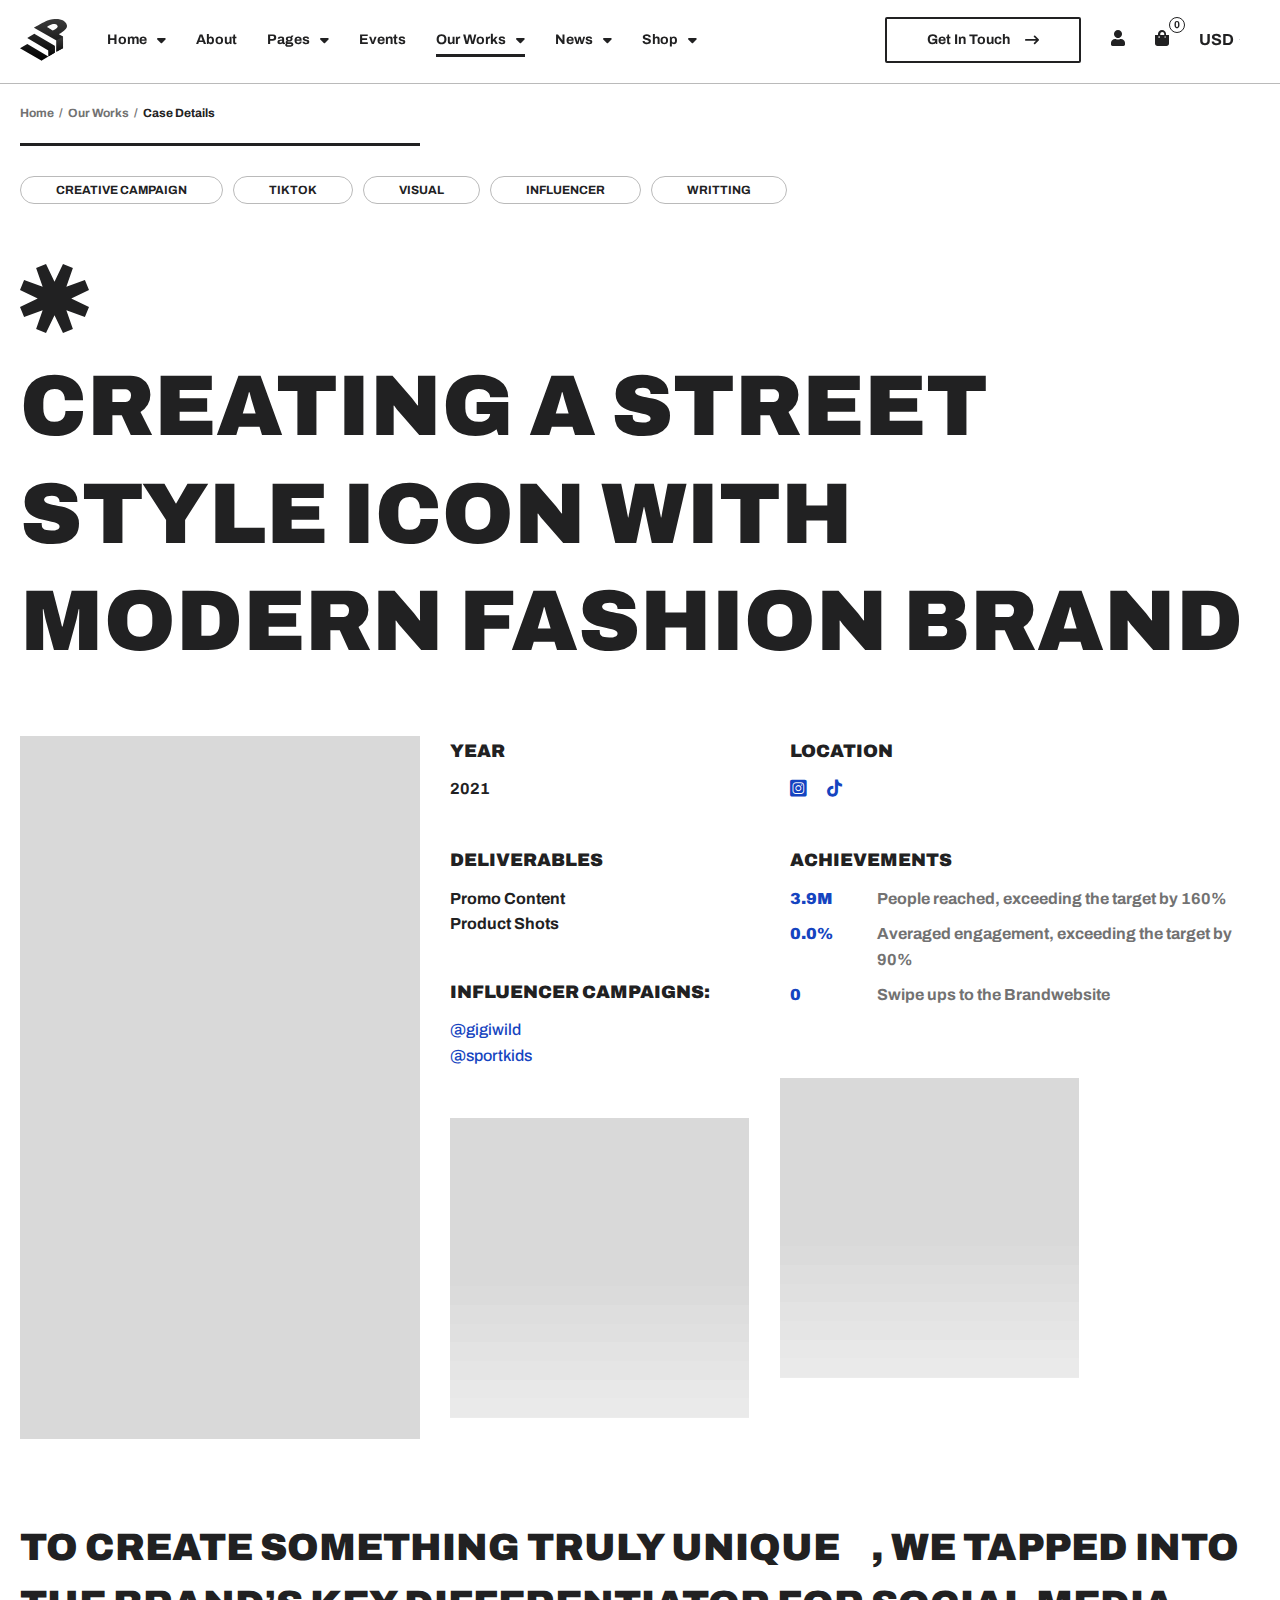
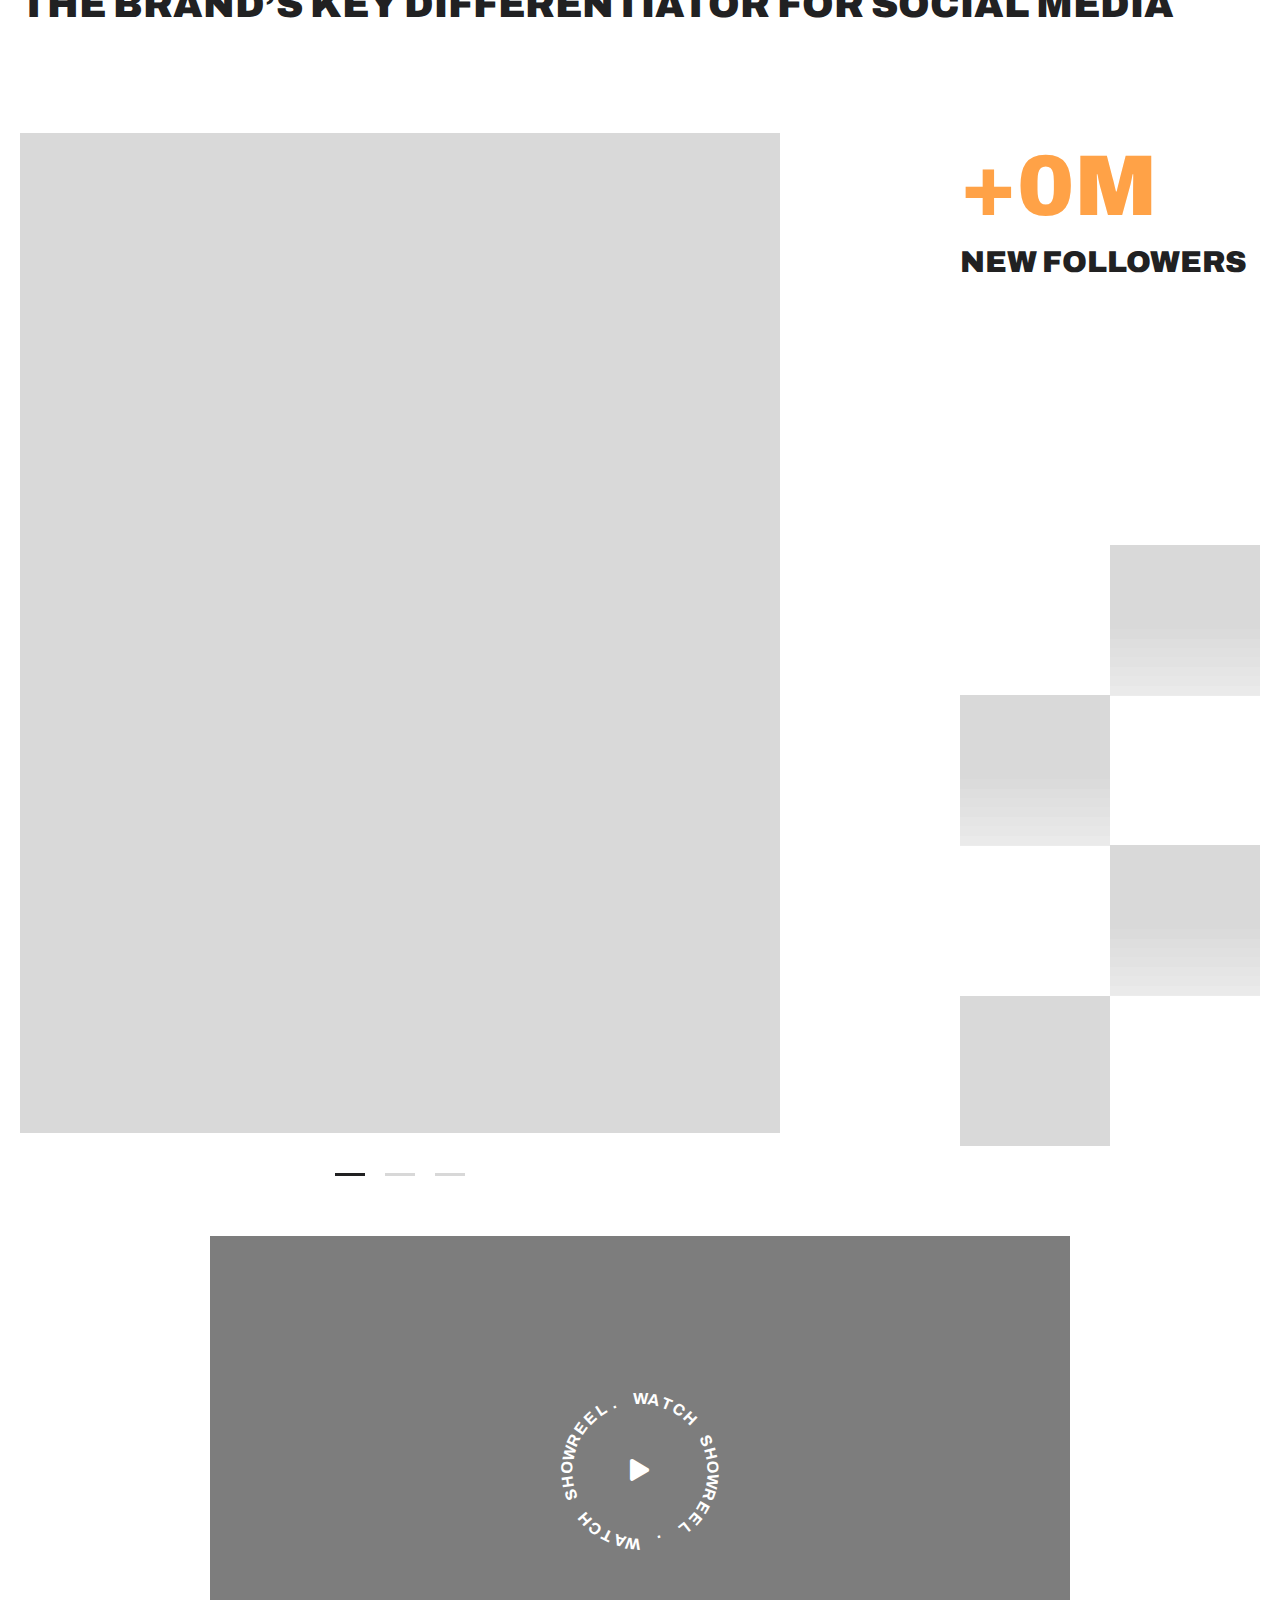
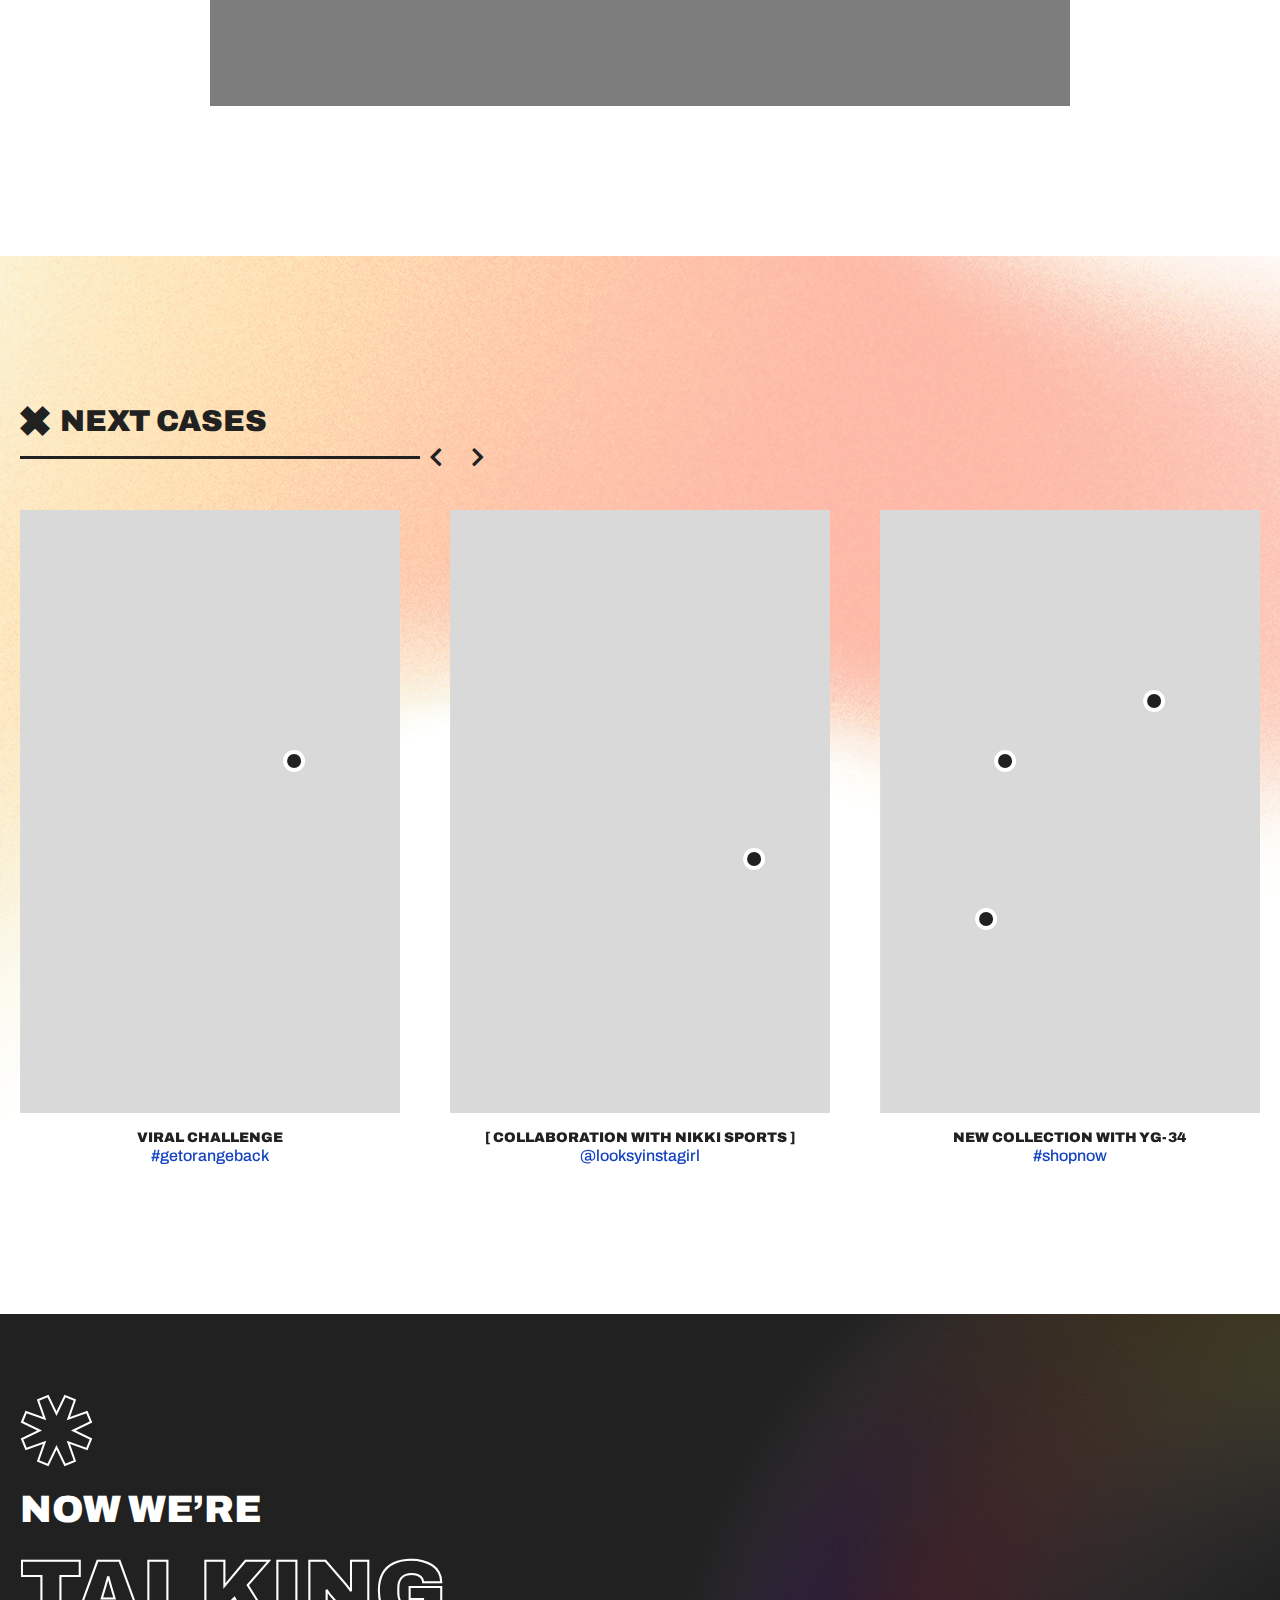
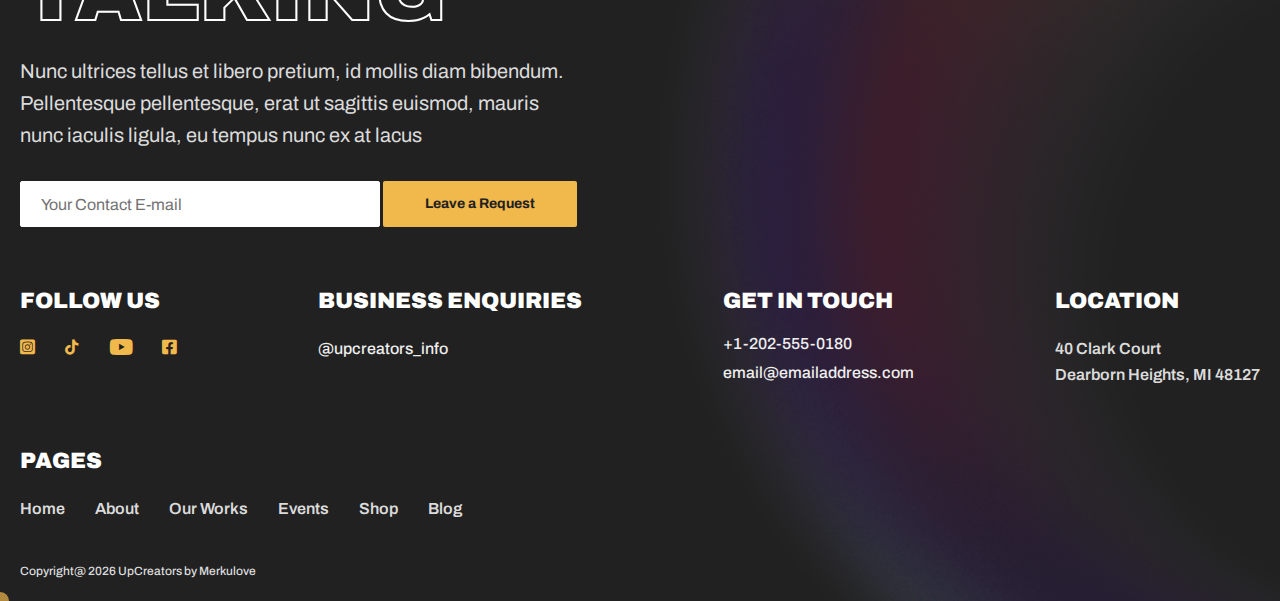
<file: case.html>
<!DOCTYPE html>
<html lang="en">
    <head>
        <meta charset="UTF-8" />
        <meta name="viewport" content="width=device-width, initial-scale=1.0, minimum-scale=1.0" />
        <meta http-equiv="X-UA-Compatible" content="ie=edge" />
        <title>Case Details | UpCreators</title>
        <link rel="stylesheet preload" as="style" href="css/preload.min.css" />
        <link rel="stylesheet preload" as="style" href="css/icomoon.css" />
        <link rel="stylesheet preload" as="style" href="css/libs.min.css" />
        <link rel="stylesheet" href="css/case.min.css" />
    </head>
    <body>
        <header class="header" data-page="case" data-page-parent="cases">
            <div class="header_bg">
                <picture>
                    <source data-srcset="img/gradients/10.webp" srcset="img/gradients/10.webp" type="image/webp" />
                    <img class="lazy" data-src="img/gradients/10.png" src="img/gradients/10.png" alt="media" />
                </picture>
            </div>
            <div class="container d-flex">
                <a class="header_logo logo" href="index.html">
                    <span class="header_logo-wrapper">
                        <img src="svg/logo--black.svg" alt="UpCreators" />
                    </span>
                    <span class="text">Creators</span>
                </a>
                <nav class="header_nav text--medium text--md collapse" id="headerMenu">
                    <ul class="header_nav-list">
                        <li class="header_nav-list_item dropdown">
                            <a
                                class="nav-link nav-item dropdown-toggle"
                                href="index.html"
                                data-bs-toggle="collapse"
                                data-bs-target="#homeMenu"
                                data-trigger="dropdown"
                                data-main-link="true"
                                aria-expanded="false"
                                aria-controls="homeMenu"
                                data-page="home"
                                data-page-parent="home"
                            >
                                <span class="nav-item_text"> Home </span>
                                <span class="icon icon-caret-down-solid"></span>
                            </a>
                            <div class="dropdown-menu collapse" id="homeMenu">
                                <ul class="dropdown-list">
                                    <li class="list-item">
                                        <a
                                            class="dropdown-item nav-item"
                                            data-page="home"
                                            data-page-parent="home"
                                            href="index.html"
                                            data-main="true"
                                        >
                                            Home Agency
                                        </a>
                                    </li>
                                    <li class="list-item">
                                        <a
                                            class="dropdown-item nav-item"
                                            data-page="streamers"
                                            data-page-parent="home"
                                            href="streamers.html"
                                        >
                                            Home Streamers
                                        </a>
                                    </li>
                                    <li class="list-item">
                                        <a
                                            class="dropdown-item nav-item"
                                            data-page="home-shop"
                                            data-page-parent="home"
                                            href="index-shop.html"
                                        >
                                            Home Shop
                                        </a>
                                    </li>
                                </ul>
                            </div>
                        </li>
                        <li class="header_nav-list_item">
                            <a class="nav-item nav-link" href="about.html" data-page="about" data-single="true">
                                <span class="nav-item_text">About</span>
                            </a>
                        </li>
                        <li class="header_nav-list_item dropdown">
                            <a
                                class="nav-link nav-item dropdown-toggle"
                                href="#"
                                data-bs-toggle="collapse"
                                data-bs-target="#pagesMenu"
                                data-trigger="dropdown"
                                data-page-parent="pages"
                                data-main-link="true"
                                aria-expanded="false"
                                aria-controls="pagesMenu"
                            >
                                <span class="nav-item_text"> Pages </span>
                                <span class="icon icon-caret-down-solid"></span>
                            </a>
                            <div class="dropdown-menu collapse" id="pagesMenu">
                                <ul class="dropdown-list">
                                    <li class="list-item">
                                        <a class="dropdown-item nav-item" data-page="faq" data-page-parent="pages" href="faq.html"> FAQ </a>
                                    </li>
                                    <li class="list-item">
                                        <a
                                            class="dropdown-item nav-item"
                                            data-page="contacts"
                                            data-page-parent="pages"
                                            href="contacts.html"
                                        >
                                            Contact Us
                                        </a>
                                    </li>
                                    <li class="list-item">
                                        <a class="dropdown-item nav-item" data-page="error" data-page-parent="pages" href="404.html">
                                            Error Page
                                        </a>
                                    </li>
                                </ul>
                            </div>
                        </li>
                        <li class="header_nav-list_item">
                            <a class="nav-item nav-link" href="events.html" data-page="events" data-single="true">
                                <span class="nav-item_text">Events</span>
                            </a>
                        </li>
                        <li class="header_nav-list_item dropdown">
                            <a
                                class="nav-link nav-item dropdown-toggle"
                                href="cases.html"
                                data-bs-toggle="collapse"
                                data-bs-target="#casesMenu"
                                data-trigger="dropdown"
                                data-page-parent="cases"
                                data-main-link="true"
                                aria-expanded="false"
                                aria-controls="casesMenu"
                            >
                                <span class="nav-item_text"> Our Works </span>
                                <span class="icon icon-caret-down-solid"></span>
                            </a>
                            <div class="dropdown-menu collapse" id="casesMenu">
                                <ul class="dropdown-list">
                                    <li class="list-item" data-main="true">
                                        <a class="dropdown-item nav-item" data-page="cases" data-page-parent="cases" href="cases.html">
                                            Our Works
                                        </a>
                                    </li>
                                    <li class="list-item">
                                        <a class="dropdown-item nav-item" data-page="case" data-page-parent="cases" href="case.html">
                                            Case Details
                                        </a>
                                    </li>
                                </ul>
                            </div>
                        </li>
                        <li class="header_nav-list_item dropdown">
                            <a
                                class="nav-link nav-item dropdown-toggle"
                                href="blog-sidebar.html"
                                data-bs-toggle="collapse"
                                data-bs-target="#newsMenu"
                                data-trigger="dropdown"
                                data-page-parent="news"
                                data-main-link="true"
                                aria-expanded="false"
                                aria-controls="newsMenu"
                            >
                                <span class="nav-item_text"> News </span>
                                <span class="icon icon-caret-down-solid"></span>
                            </a>
                            <div class="dropdown-menu collapse" id="newsMenu">
                                <ul class="dropdown-list">
                                    <li class="list-item">
                                        <a
                                            class="dropdown-item nav-item"
                                            data-page="blog-sidebar"
                                            data-page-parent="news"
                                            href="blog-sidebar.html"
                                        >
                                            News Sidebar
                                        </a>
                                    </li>
                                    <li class="list-item">
                                        <a
                                            class="dropdown-item nav-item"
                                            data-page="blog-list"
                                            data-page-parent="news"
                                            href="blog-list.html"
                                        >
                                            News Horizontal Boxes
                                        </a>
                                    </li>
                                    <li class="list-item">
                                        <a
                                            class="dropdown-item nav-item"
                                            data-page="blog-grid"
                                            data-page-parent="news"
                                            href="blog-grid.html"
                                        >
                                            News Full Width
                                        </a>
                                    </li>
                                    <li class="list-item">
                                        <a
                                            class="dropdown-item nav-item"
                                            data-page="post-sidebar"
                                            data-page-parent="news"
                                            href="post-sidebar.html"
                                        >
                                            Single Post Sidebar
                                        </a>
                                    </li>
                                    <li class="list-item">
                                        <a class="dropdown-item nav-item" data-page="post" data-page-parent="news" href="post.html">
                                            Single Post Full Width
                                        </a>
                                    </li>
                                </ul>
                            </div>
                        </li>
                        <li class="header_nav-list_item dropdown">
                            <a
                                class="nav-link nav-item dropdown-toggle"
                                href="shop.html"
                                data-bs-toggle="collapse"
                                data-bs-target="#shopMenu"
                                data-trigger="dropdown"
                                data-page-parent="shop"
                                data-main-link="true"
                                aria-expanded="false"
                                aria-controls="shopMenu"
                            >
                                <span class="nav-item_text"> Shop </span>
                                <span class="icon icon-caret-down-solid"></span>
                            </a>
                            <div class="dropdown-menu collapse" id="shopMenu">
                                <ul class="dropdown-list">
                                    <li class="list-item">
                                        <a class="dropdown-item nav-item" data-page="shop" data-page-parent="shop" href="shop.html">
                                            Shop
                                        </a>
                                    </li>
                                    <li class="list-item">
                                        <a
                                            class="dropdown-item nav-item"
                                            data-page="shop-list"
                                            data-page-parent="shop"
                                            href="shop-list.html"
                                        >
                                            Shop List
                                        </a>
                                    </li>
                                    <li class="list-item">
                                        <a class="dropdown-item nav-item" data-page="lookbook" data-page-parent="shop" href="lookbook.html">
                                            Shop Lookbook
                                        </a>
                                    </li>
                                    <li class="list-item">
                                        <a
                                            class="dropdown-item nav-item"
                                            data-page="collection"
                                            data-page-parent="shop"
                                            href="collection.html"
                                        >
                                            Shop Collection
                                        </a>
                                    </li>
                                    <li class="list-item">
                                        <a class="dropdown-item nav-item" data-page="product" data-page-parent="shop" href="product.html">
                                            Shop Product Page
                                        </a>
                                    </li>
                                    <li class="list-item">
                                        <a class="dropdown-item nav-item" data-page="product2" data-page-parent="shop" href="product2.html">
                                            Shop Product Big Images
                                        </a>
                                    </li>
                                    <li class="list-item">
                                        <a class="dropdown-item nav-item" data-page="product3" data-page-parent="shop" href="product3.html">
                                            Shop Product Big Slider
                                        </a>
                                    </li>
                                    <li class="list-item">
                                        <a class="dropdown-item nav-item" data-page="cart" data-page-parent="shop" href="cart.html">
                                            Shopping Bag
                                        </a>
                                    </li>
                                </ul>
                            </div>
                        </li>
                    </ul>
                </nav>
                <div class="header_user">
                    <a class="header_user-btn btn btn--outline" href="contacts.html">Get In Touch <i class="icon icon-arrow-right"></i> </a>
                    <a class="header_user-account" href="#">
                        <i class="icon-user"></i>
                    </a>
                    <a class="header_user-cart addToCart" href="#">
                        <i class="icon-bag"></i>
                        <span class="header_user-cart_qty">0</span>
                    </a>
                    <span class="header_user-preference">
                        USD
                        <span class="header_user-preference_country">
                            <picture>
                                <source data-srcset="img/placeholder.jpg" srcset="img/placeholder.jpg" type="image/webp" />
                                <img class="lazy" data-src="img/placeholder.jpg" src="img/placeholder.jpg" alt="USA" />
                            </picture>
                        </span>
                    </span>
                </div>
                <button
                    class="header_trigger"
                    id="headerTrigger"
                    data-bs-toggle="collapse"
                    data-bs-target="#headerMenu"
                    aria-controls="headerMenu"
                    aria-expanded="false"
                    type="button"
                ></button>
            </div>
        </header>
        <ul class="breadcrumbs">
            <li>
                <a class="link" href="index.html">Home</a>
            </li>

            <li>
                <a class="link" href="cases.html">Our Works</a>
            </li>

            <li>
                <span>Case Details</span>
            </li>
        </ul>
        <main class="case">
            <!--  case content start  -->
            <div class="container">
                <div class="case_header">
                    <span class="divider"></span>
                    <ul class="case_header-tags tags">
                        <li>
                            <a class="tags_item" href="#">Creative campaign</a>
                        </li>
                        <li>
                            <a class="tags_item" href="#">TikTok</a>
                        </li>
                        <li>
                            <a class="tags_item" href="#">Visual</a>
                        </li>
                        <li>
                            <a class="tags_item" href="#">Influencer</a>
                        </li>
                        <li>
                            <a class="tags_item" href="#">Writting</a>
                        </li>
                    </ul>
                    <div class="case_header-icon rotate shape">
                        <svg width="69" height="69" viewBox="0 0 69 69" fill="none" xmlns="http://www.w3.org/2000/svg">
                            <path
                                d="M42.993 69L34.5 51.2698L26.007 69L16.1104 64.9008L22.6419 46.3582L4.09932 52.8899L0 42.993L17.7302 34.5L0 26.007L4.09932 16.1103L22.6419 22.6418L16.1104 4.09921L26.007 0L34.5 17.7302L42.993 0L52.8899 4.09921L46.3582 22.6418L64.9008 16.1103L69 26.007L51.2698 34.5L69 42.993L64.9008 52.8899L46.3582 46.3582L52.8899 64.9008L42.993 69Z"
                                fill="currentColor"
                            />
                        </svg>
                    </div>
                    <h1 class="case_header-title" data-aos="fade-left">Creating a street style icon with Modern Fashion Brand</h1>
                </div>
                <div class="case_content section">
                    <div class="case_content-general">
                        <div class="media">
                            <picture>
                                <source data-srcset="img/placeholder.jpg" srcset="img/placeholder.jpg" type="image/webp" />
                                <img
                                    class="lazy"
                                    data-src="img/placeholder.jpg"
                                    src="img/placeholder.jpg"
                                    alt="Creating a street style icon with Modern Fashion Brand"
                                />
                            </picture>
                        </div>
                        <div class="main">
                            <div class="main_table">
                                <div class="main_table-block">
                                    <h5 class="title">Year</h5>
                                    <div class="content">2021</div>
                                </div>
                                <div class="main_table-block">
                                    <h5 class="title">Location</h5>
                                    <div class="content">
                                        <ul class="list socials socials--alt">
                                            <li>
                                                <a href="https://instagram.com" target="_blank" rel="noopener noreferrer">
                                                    <i class="icon-instagram"></i>
                                                </a>
                                            </li>
                                            <li>
                                                <a href="https://tiktok.com" target="_blank" rel="noopener noreferrer">
                                                    <i class="icon-tiktok"></i>
                                                </a>
                                            </li>
                                        </ul>
                                    </div>
                                </div>
                                <div class="main_table-block">
                                    <h5 class="title">Deliverables</h5>
                                    <div class="content">
                                        <ul class="list">
                                            <li>Promo Content</li>
                                            <li>Product Shots</li>
                                        </ul>
                                    </div>
                                </div>
                                <div class="main_table-block">
                                    <h5 class="title">Achievements</h5>
                                    <div class="content">
                                        <ul class="list">
                                            <li>
                                                <div class="number">
                                                    <span
                                                        class="countNum"
                                                        data-separator="."
                                                        data-suffix="M"
                                                        data-value="4.3"
                                                        data-decimal="1"
                                                        >0</span
                                                    >
                                                </div>
                                                <p class="text">People reached, exceeding the target by 160%</p>
                                            </li>
                                            <li>
                                                <div class="number">
                                                    <span
                                                        class="countNum"
                                                        data-separator="."
                                                        data-suffix="%"
                                                        data-value="5.7"
                                                        data-decimal="1"
                                                        >0</span
                                                    >
                                                </div>
                                                <p class="text">Averaged engagement, exceeding the target by 90%</p>
                                            </li>
                                            <li>
                                                <div class="number">
                                                    <span class="countNum" data-separator="," data-value="1860">0</span>
                                                </div>
                                                <p class="text">Swipe ups to the Brandwebsite</p>
                                            </li>
                                        </ul>
                                    </div>
                                </div>
                                <div class="main_table-block">
                                    <h5 class="title">Influencer Campaigns:</h5>
                                    <div class="content">
                                        <ul class="list">
                                            <li>
                                                <a class="link link--underline" href="#">@gigiwild</a>
                                            </li>
                                            <li>
                                                <a class="link link--underline" href="#">@sportkids</a>
                                            </li>
                                        </ul>
                                    </div>
                                </div>
                            </div>
                            <div class="main_media">
                                <div class="main_media-item laxY">
                                    <picture>
                                        <source data-srcset="img/placeholder.jpg" srcset="img/placeholder.jpg" type="image/webp" />
                                        <img class="lazy" data-src="img/placeholder.jpg" src="img/placeholder.jpg" alt="Instagram Post" />
                                    </picture>
                                </div>
                                <div class="main_media-item laxY">
                                    <picture>
                                        <source data-srcset="img/placeholder.jpg" srcset="img/placeholder.jpg" type="image/webp" />
                                        <img class="lazy" data-src="img/placeholder.jpg" src="img/placeholder.jpg" alt="Instagram Post" />
                                    </picture>
                                </div>
                            </div>
                        </div>
                    </div>
                    <div class="case_content-banner">
                        <h2 class="title">
                            To create something truly unique
                            <span class="emoji">
                                <span class="emoji_item">
                                    <picture>
                                        <source data-srcset="img/placeholder.jpg" srcset="img/placeholder.jpg" type="image/webp" />
                                        <img class="lazy" data-src="img/placeholder.jpg" src="img/placeholder.jpg" alt="emoji" />
                                    </picture>
                                </span>
                                <span class="emoji_item">
                                    <picture>
                                        <source data-srcset="img/placeholder.jpg" srcset="img/placeholder.jpg" type="image/webp" />
                                        <img class="lazy" data-src="img/placeholder.jpg" src="img/placeholder.jpg" alt="emoji" />
                                    </picture>
                                </span>
                                <span class="emoji_item">
                                    <picture>
                                        <source data-srcset="img/placeholder.jpg" srcset="img/placeholder.jpg" type="image/webp" />
                                        <img class="lazy" data-src="img/placeholder.jpg" src="img/placeholder.jpg" alt="emoji" />
                                    </picture>
                                </span>
                            </span>
                            , we tapped into the brand’s key differentiator for Social Media
                        </h2>
                    </div>
                    <div class="case_content-presentation">
                        <div class="presentation_wrapper">
                            <div class="presentation gallery swiper">
                                <div class="swiper-wrapper">
                                    <div class="swiper-slide">
                                        <a class="link eyeTrigger" href="img/placeholder.jpg" data-role="gallery">
                                            <picture>
                                                <source
                                                    data-srcset="img/placeholder.jpg"
                                                    srcset="img/placeholder.jpg"
                                                    type="image/webp"
                                                />
                                                <img
                                                    class="lazy"
                                                    data-src="img/placeholder.jpg"
                                                    src="img/placeholder.jpg"
                                                    alt="gallery item"
                                                />
                                            </picture>
                                        </a>
                                    </div>
                                    <div class="swiper-slide">
                                        <a class="link eyeTrigger" href="img/placeholder.jpg" data-role="gallery">
                                            <picture>
                                                <source
                                                    data-srcset="img/placeholder.jpg"
                                                    srcset="img/placeholder.jpg"
                                                    type="image/webp"
                                                />
                                                <img
                                                    class="lazy"
                                                    data-src="img/placeholder.jpg"
                                                    src="img/placeholder.jpg"
                                                    alt="gallery item"
                                                />
                                            </picture>
                                        </a>
                                    </div>
                                    <div class="swiper-slide">
                                        <a class="link eyeTrigger" href="img/placeholder.jpg" data-role="gallery">
                                            <picture>
                                                <source
                                                    data-srcset="img/placeholder.jpg"
                                                    srcset="img/placeholder.jpg"
                                                    type="image/webp"
                                                />
                                                <img
                                                    class="lazy"
                                                    data-src="img/placeholder.jpg"
                                                    src="img/placeholder.jpg"
                                                    alt="gallery item"
                                                />
                                            </picture>
                                        </a>
                                    </div>
                                </div>
                            </div>
                            <div class="presentation_nav swiper-pagination"></div>
                        </div>
                        <div class="posts">
                            <div class="posts_num">
                                <span class="countNum h1" data-value="12" data-prefix="+" data-suffix="M">0</span>
                                <h3>new followers</h3>
                            </div>
                            <div class="posts_media">
                                <div class="posts_media-item laxY">
                                    <picture>
                                        <source data-srcset="img/placeholder.jpg" srcset="img/placeholder.jpg" type="image/webp" />
                                        <img class="lazy" data-src="img/placeholder.jpg" src="img/placeholder.jpg" alt="Instagram Post" />
                                    </picture>
                                </div>
                                <div class="posts_media-item laxYinvert">
                                    <picture>
                                        <source data-srcset="img/placeholder.jpg" srcset="img/placeholder.jpg" type="image/webp" />
                                        <img class="lazy" data-src="img/placeholder.jpg" src="img/placeholder.jpg" alt="Instagram Post" />
                                    </picture>
                                </div>
                                <div class="posts_media-item laxY">
                                    <picture>
                                        <source data-srcset="img/placeholder.jpg" srcset="img/placeholder.jpg" type="image/webp" />
                                        <img class="lazy" data-src="img/placeholder.jpg" src="img/placeholder.jpg" alt="Instagram Post" />
                                    </picture>
                                </div>
                                <div class="posts_media-item">
                                    <picture>
                                        <source data-srcset="img/placeholder.jpg" srcset="img/placeholder.jpg" type="image/webp" />
                                        <img class="lazy" data-src="img/placeholder.jpg" src="img/placeholder.jpg" alt="Instagram Post" />
                                    </picture>
                                </div>
                            </div>
                        </div>
                        <div class="video">
                            <span class="cover">
                                <picture>
                                    <source data-srcset="img/placeholder.jpg" srcset="img/placeholder.jpg" type="image/webp" />
                                    <img class="lazy" data-src="img/placeholder.jpg" src="img/placeholder.jpg" alt="Watch Showreel" />
                                </picture>

                                <a class="circular eyeTrigger" href="#">
                                    <i class="icon-play"></i>
                                    <span class="circular_text rotate slower" data-text="Watch Showreel . Watch Showreel"></span>
                                </a>
                            </span>
                            <iframe
                                src="https://www.youtube.com/embed/sRE5iQCdRvE?controls=0"
                                title="YouTube video player"
                                allowfullscreen
                            ></iframe>
                        </div>
                    </div>
                </div>
            </div>
            <!--  case content end  -->
            <aside>
                <!--  cases section start  -->
                <section class="cases section gradient">
                    <div class="cases_shape">
                        <picture>
                            <source data-srcset="img/gradients/07.webp" srcset="img/gradients/07.webp" type="image/webp" />
                            <img class="lazy" data-src="img/gradients/07.png" src="img/gradients/07.png" alt="media" />
                        </picture>
                    </div>

                    <div class="container">
                        <div class="section_nav">
                            <h3 class="section_nav-title">
                                <i class="icon-bold-cross"></i>
                                next cases
                            </h3>
                            <div class="section_nav-controls">
                                <span class="divider"></span>
                                <div class="section_nav-controls_btns">
                                    <button class="link splide__arrow--prev" type="button" aria-label="Previous slide">
                                        <i class="icon-angle-left"></i>
                                    </button>
                                    <button class="link splide__arrow--next" type="button" aria-label="Next slide">
                                        <i class="icon-angle-right"></i>
                                    </button>
                                </div>
                            </div>
                        </div>
                        <div class="cases_slider splide">
                            <div class="splide__track">
                                <div class="splide__list">
                                    <div class="cases_slider-slide splide__slide">
                                        <div class="overlay">
                                            <div class="hotspot" tabindex="0">
                                                <span class="hotspot_trigger"></span>
                                                <div class="hotspot_content">
                                                    <a class="link" href="product.html">
                                                        <span class="preview">
                                                            <picture>
                                                                <source
                                                                    data-srcset="img/placeholder.jpg"
                                                                    srcset="img/placeholder.jpg"
                                                                    type="image/webp"
                                                                />
                                                                <img
                                                                    class="lazy"
                                                                    data-src="img/placeholder.jpg"
                                                                    src="img/placeholder.jpg"
                                                                    alt="Case #1 Bikini"
                                                                />
                                                            </picture>
                                                        </span>
                                                        <span class="info">
                                                            <span class="info_title">D&G Bikini</span>
                                                            <span class="info_price">$599</span>
                                                        </span>
                                                    </a>
                                                </div>
                                            </div>
                                        </div>
                                        <div class="media">
                                            <picture>
                                                <source
                                                    data-srcset="img/placeholder.jpg"
                                                    srcset="img/placeholder.jpg"
                                                    type="image/webp"
                                                />
                                                <img
                                                    class="lazy"
                                                    data-src="img/placeholder.jpg"
                                                    src="img/placeholder.jpg"
                                                    alt="Case #1"
                                                />
                                            </picture>
                                        </div>
                                        <div class="main">
                                            <a class="main_title h6" href="case.html">[ Collaboration with Nikki Sports ]</a>
                                            <a class="link link--underline" href="#">@looksyinstagirl</a>
                                        </div>
                                    </div>
                                    <div class="cases_slider-slide splide__slide">
                                        <div class="overlay">
                                            <div class="hotspot" tabindex="0">
                                                <span class="hotspot_trigger"></span>
                                                <div class="hotspot_content">
                                                    <a class="link" href="product.html">
                                                        <span class="preview">
                                                            <picture>
                                                                <source
                                                                    data-srcset="img/placeholder.jpg"
                                                                    srcset="img/placeholder.jpg"
                                                                    type="image/webp"
                                                                />
                                                                <img
                                                                    class="lazy"
                                                                    data-src="img/placeholder.jpg"
                                                                    src="img/placeholder.jpg"
                                                                    alt="Case #2 T-Shirt"
                                                                />
                                                            </picture>
                                                        </span>
                                                        <span class="info">
                                                            <span class="info_title">T-shirt</span>
                                                            <span class="info_price">$19</span>
                                                        </span>
                                                    </a>
                                                </div>
                                            </div>
                                            <div class="hotspot" tabindex="0">
                                                <span class="hotspot_trigger"></span>
                                                <div class="hotspot_content">
                                                    <a class="link" href="product.html">
                                                        <span class="preview">
                                                            <picture>
                                                                <source
                                                                    data-srcset="img/placeholder.jpg"
                                                                    srcset="img/placeholder.jpg"
                                                                    type="image/webp"
                                                                />
                                                                <img
                                                                    class="lazy"
                                                                    data-src="img/placeholder.jpg"
                                                                    src="img/placeholder.jpg"
                                                                    alt="Case #2 Tracks"
                                                                />
                                                            </picture>
                                                        </span>
                                                        <span class="info">
                                                            <span class="info_title">Tracks</span>
                                                            <span class="info_price">$159</span>
                                                        </span>
                                                    </a>
                                                </div>
                                            </div>
                                            <div class="hotspot" tabindex="0">
                                                <span class="hotspot_trigger"></span>
                                                <div class="hotspot_content">
                                                    <a class="link" href="product.html">
                                                        <span class="preview">
                                                            <picture>
                                                                <source
                                                                    data-srcset="img/placeholder.jpg"
                                                                    srcset="img/placeholder.jpg"
                                                                    type="image/webp"
                                                                />
                                                                <img
                                                                    class="lazy"
                                                                    data-src="img/placeholder.jpg"
                                                                    src="img/placeholder.jpg"
                                                                    alt="Case #2 Sweater"
                                                                />
                                                            </picture>
                                                        </span>
                                                        <span class="info">
                                                            <span class="info_title">Yellow sweater</span>
                                                            <span class="info_price">$230</span>
                                                        </span>
                                                    </a>
                                                </div>
                                            </div>
                                        </div>
                                        <div class="media">
                                            <a class="link" href="product.html">
                                                <picture>
                                                    <source
                                                        data-srcset="img/placeholder.jpg"
                                                        srcset="img/placeholder.jpg"
                                                        type="image/webp"
                                                    />
                                                    <img
                                                        class="lazy"
                                                        data-src="img/placeholder.jpg"
                                                        src="img/placeholder.jpg"
                                                        alt="Case #2"
                                                    />
                                                </picture>
                                            </a>
                                        </div>
                                        <div class="main">
                                            <h6 class="main_title">New Collection with YG-34</h6>
                                            <a class="link link--underline" href="#">#shopnow</a>
                                        </div>
                                    </div>
                                    <div class="cases_slider-slide splide__slide">
                                        <div class="media">
                                            <a class="link" href="product.html">
                                                <picture>
                                                    <source
                                                        data-srcset="img/placeholder.jpg"
                                                        srcset="img/placeholder.jpg"
                                                        type="image/webp"
                                                    />
                                                    <img
                                                        class="lazy"
                                                        data-src="img/placeholder.jpg"
                                                        src="img/placeholder.jpg"
                                                        alt="Case #3"
                                                    />
                                                </picture>
                                            </a>
                                        </div>
                                        <div class="main">
                                            <h6 class="main_title">Presentation from Off Black Limited</h6>
                                            <a class="link link--underline" href="#">#newcollection</a>
                                        </div>
                                    </div>
                                    <div class="cases_slider-slide splide__slide">
                                        <div class="overlay">
                                            <div class="hotspot" tabindex="0">
                                                <span class="hotspot_trigger"></span>
                                                <div class="hotspot_content">
                                                    <a class="link" href="product.html">
                                                        <span class="preview">
                                                            <picture>
                                                                <source
                                                                    data-srcset="img/placeholder.jpg"
                                                                    srcset="img/placeholder.jpg"
                                                                    type="image/webp"
                                                                />
                                                                <img
                                                                    class="lazy"
                                                                    data-src="img/placeholder.jpg"
                                                                    src="img/placeholder.jpg"
                                                                    alt="Case #4 Bottle"
                                                                />
                                                            </picture>
                                                        </span>
                                                        <span class="info">
                                                            <span class="info_title">Bottle</span>
                                                            <span class="info_price">$12</span>
                                                        </span>
                                                    </a>
                                                </div>
                                            </div>
                                        </div>
                                        <div class="media">
                                            <a class="link" href="product.html">
                                                <picture>
                                                    <source
                                                        data-srcset="img/placeholder.jpg"
                                                        srcset="img/placeholder.jpg"
                                                        type="image/webp"
                                                    />
                                                    <img
                                                        class="lazy"
                                                        data-src="img/placeholder.jpg"
                                                        src="img/placeholder.jpg"
                                                        alt="Case #4"
                                                    />
                                                </picture>
                                            </a>
                                        </div>
                                        <div class="main">
                                            <h6 class="main_title">New Branding Campaign</h6>
                                            <a class="link link--underline" href="#">@looksyinstagirl</a>
                                        </div>
                                    </div>
                                    <div class="cases_slider-slide splide__slide">
                                        <div class="media">
                                            <a class="link" href="product.html">
                                                <picture>
                                                    <source
                                                        data-srcset="img/placeholder.jpg"
                                                        srcset="img/placeholder.jpg"
                                                        type="image/webp"
                                                    />
                                                    <img
                                                        class="lazy"
                                                        data-src="img/placeholder.jpg"
                                                        src="img/placeholder.jpg"
                                                        alt="Case #5"
                                                    />
                                                </picture>
                                            </a>
                                        </div>
                                        <div class="main">
                                            <h6 class="main_title">Creating a street style icon with Upcreators Fashion Brand</h6>
                                        </div>
                                    </div>
                                    <div class="cases_slider-slide splide__slide">
                                        <div class="overlay">
                                            <div class="hotspot" tabindex="0">
                                                <span class="hotspot_trigger"></span>
                                                <div class="hotspot_content">
                                                    <a class="link" href="product.html">
                                                        <span class="preview">
                                                            <picture>
                                                                <source
                                                                    data-srcset="img/placeholder.jpg"
                                                                    srcset="img/placeholder.jpg"
                                                                    type="image/webp"
                                                                />
                                                                <img
                                                                    class="lazy"
                                                                    data-src="img/placeholder.jpg"
                                                                    src="img/placeholder.jpg"
                                                                    alt="Case #6 Puffer"
                                                                />
                                                            </picture>
                                                        </span>
                                                        <span class="info">
                                                            <span class="info_title">Puffer</span>
                                                            <span class="info_price">$999</span>
                                                        </span>
                                                    </a>
                                                </div>
                                            </div>
                                        </div>
                                        <div class="media">
                                            <a class="link" href="product.html">
                                                <picture>
                                                    <source
                                                        data-srcset="img/placeholder.jpg"
                                                        srcset="img/placeholder.jpg"
                                                        type="image/webp"
                                                    />
                                                    <img
                                                        class="lazy"
                                                        data-src="img/placeholder.jpg"
                                                        src="img/placeholder.jpg"
                                                        alt="Case #6"
                                                    />
                                                </picture>
                                            </a>
                                        </div>
                                        <div class="main">
                                            <h6 class="main_title">Viral Challenge</h6>
                                            <a class="link link--underline" href="#">#getorangeback</a>
                                        </div>
                                    </div>
                                </div>
                            </div>
                        </div>
                    </div>
                </section>
                <!--  cases section end  -->
            </aside>
        </main>
        <footer class="footer">
            <div class="footer_bg">
                <picture>
                    <source data-srcset="img/gradients/10.webp" srcset="img/gradients/10.webp" type="image/webp" />
                    <img class="lazy" data-src="img/gradients/10.jpg" src="img/gradients/10.jpg" alt="media" />
                </picture>
            </div>
            <div class="container">
                <div class="footer_about">
                    <div class="footer_about-slogan">
                        <div class="footer_about-slogan_icon rotate shape">
                            <svg width="73" height="73" viewBox="0 0 73 73" fill="none" xmlns="http://www.w3.org/2000/svg">
                                <path
                                    d="M44.993 71L36.5 53.2698L28.007 71L18.1104 66.9008L24.6419 48.3582L6.09932 54.8899L2 44.993L19.7302 36.5L2 28.007L6.09932 18.1103L24.6419 24.6418L18.1104 6.09921L28.007 2L36.5 19.7302L44.993 2L54.8899 6.09921L48.3582 24.6418L66.9008 18.1103L71 28.007L53.2698 36.5L71 44.993L66.9008 54.8899L48.3582 48.3582L54.8899 66.9008L44.993 71Z"
                                    fill="transparent"
                                    stroke="currentColor"
                                    stroke-width="2"
                                />
                            </svg>
                        </div>
                        <h2 class="footer_about-slogan_title">
                            Now we’re
                            <span class="h1 linebreak outlined outlined--white">Talking</span>
                        </h2>
                        <p class="footer_about-slogan_text">
                            Nunc ultrices tellus et libero pretium, id mollis diam bibendum. Pellentesque pellentesque, erat ut sagittis
                            euismod, mauris nunc iaculis ligula, eu tempus nunc ex at lacus
                        </p>
                    </div>
                    <form class="footer_about-form d-flex" action="#" method="post">
                        <input class="field" type="text" data-type="email" placeholder="Your Contact E-mail" />
                        <button class="btn btn--accent btn--hover-o" type="submit">Leave a Request</button>
                    </form>
                </div>
                <div class="footer_main d-flex">
                    <div class="footer_main-block">
                        <h4 class="footer_main-block_title">Follow Us</h4>
                        <ul class="footer_main-block_socials socials">
                            <li>
                                <a href="https://instagram.com" target="_blank" rel="noopener noreferrer">
                                    <i class="icon-instagram"></i>
                                </a>
                            </li>
                            <li>
                                <a href="https://tiktok.com" target="_blank" rel="noopener noreferrer">
                                    <i class="icon-tiktok"></i>
                                </a>
                            </li>
                            <li>
                                <a href="https://youtube.com" target="_blank" rel="noopener noreferrer">
                                    <i class="icon-youtube"></i>
                                </a>
                            </li>
                            <li>
                                <a href="https://facebook.com" target="_blank" rel="noopener noreferrer">
                                    <i class="icon-facebook"></i>
                                </a>
                            </li>
                        </ul>
                    </div>
                    <div class="footer_main-block">
                        <h4 class="footer_main-block_title">Get In Touch</h4>
                        <div class="footer_main-block_content d-flex flex-column">
                            <a class="link link--underline" href="tel:+1234567890">+1-202-555-0180</a>
                            <a class="link link--underline" href="mailto:example@domain.com">email@emailaddress.com</a>
                        </div>
                    </div>
                    <div class="footer_main-block">
                        <h4 class="footer_main-block_title">Business Enquiries</h4>
                        <div class="footer_main-block_content">
                            <a class="link link--underline" href="#">@upcreators_info</a>
                        </div>
                    </div>
                    <div class="footer_main-block">
                        <h4 class="footer_main-block_title">Location</h4>
                        <div class="footer_main-block_content">
                            <span>40 Clark Court <span class="linebreak">Dearborn Heights, MI 48127</span></span>
                        </div>
                    </div>
                    <div class="footer_main-block">
                        <h4 class="footer_main-block_title">Pages</h4>
                        <ul class="footer_main-block_nav d-flex">
                            <li>
                                <a class="nav-link" href="index.html" data-page="home" data-page-parent="home">Home</a>
                            </li>
                            <li>
                                <a class="nav-link" href="about.html" data-page="about">About</a>
                            </li>
                            <li>
                                <a class="nav-link" href="cases.html" data-page="cases" data-page-parent="cases">Our Works</a>
                            </li>
                            <li>
                                <a class="nav-link" href="events.html" data-page="events">Events</a>
                            </li>
                            <li>
                                <a class="nav-link" href="shop.html" data-page="shop" data-page-parent="shop">Shop</a>
                            </li>
                            <li>
                                <a class="nav-link" href="blog-sidebar.html" data-page="blog-sidebar" data-page-parent="news">Blog</a>
                            </li>
                        </ul>
                    </div>
                </div>
            </div>
            <p class="footer_copy">Copyright@ <span id="currentYear"></span> UpCreators by Merkulove</p>
        </footer>
        <!-- cart popup component start -->
        <div class="cart_popup">
            <div class="cart_popup-backdrop"></div>
            <div class="cart_popup-helper">
                <div class="cart_popup-wrapper">
                    <div class="cart_popup-header d-flex flex-wrap justify-content-between align-items-center">
                        <h4 class="success"><i class="icon icon-check"></i> Item Added</h4>
                        <span class="cartID">Cart Id: 12345</span>
                        <p class="note">Please note: Item(s) is not reserved until checkout is completed</p>
                    </div>
                    <div class="cart_popup-main">
                        <ul class="cart_popup-main_list">
                            <li class="list-item">
                                <div class="media">
                                    <picture>
                                        <source data-srcset="img/placeholder.jpg" srcset="img/placeholder.jpg" type="image/webp" />
                                        <img class="lazy" data-src="img/placeholder.jpg" src="img/placeholder.jpg" alt="Limited Edition T-Shirt" />
                                    </picture>
                                </div>
                                <div class="main">
                                    <div class="main_info">
                                        <div class="wrapper">
                                            <span class="main_info-label">Clothing</span>
                                            <a class="main_info-remove" href="#">
                                                <span class="text">remove</span>
                                                <i class="icon icon-close"></i>
                                            </a>
                                        </div>
                                        <h6 class="main_info-title">Limited Edition T-Shirt</h6>
                                        <ul class="main_info-details">
                                            <li>
                                                <span class="property">size:</span>
                                                <span class="value">s</span>
                                            </li>
                                            <li>
                                                <span class="property">color:</span>
                                                <span class="value">pink</span>
                                            </li>
                                        </ul>
                                        <div class="wrapper">
                                            <div class="main_info-qty">
                                                <span class="main_info-qty_label">Qty:</span>
                                                <div class="qty">
                                                    <span class="qty_minus control">
                                                        <i class="icon-minus"></i>
                                                    </span>
                                                    <input class="qty_amount" type="number" readonly value="1" min="1" max="99" hidden />
                                                    <span class="qty_amount-display"></span>
                                                    <span class="qty_plus control">
                                                        <i class="icon-plus"></i>
                                                    </span>
                                                </div>
                                            </div>
                                            <span class="main_info-price">$320</span>
                                        </div>
                                    </div>
                                </div>
                            </li>
                            <li class="list-item">
                                <div class="media">
                                    <picture>
                                        <source data-srcset="img/placeholder.jpg" srcset="img/placeholder.jpg" type="image/webp" />
                                        <img class="lazy" data-src="img/placeholder.jpg" src="img/placeholder.jpg" alt="Red Flame Jacket" />
                                    </picture>
                                </div>
                                <div class="main">
                                    <div class="main_info">
                                        <div class="wrapper">
                                            <span class="main_info-label">Clothing</span>
                                            <a class="main_info-remove" href="#">
                                                <span class="text">remove</span>
                                                <i class="icon icon-close"></i>
                                            </a>
                                        </div>
                                        <h6 class="main_info-title">Red Flame Jacket</h6>
                                        <ul class="main_info-details">
                                            <li>
                                                <span class="property">size:</span>
                                                <span class="value">s</span>
                                            </li>
                                            <li>
                                                <span class="property">color:</span>
                                                <span class="value">pink</span>
                                            </li>
                                        </ul>
                                        <div class="wrapper">
                                            <div class="main_info-qty">
                                                <span class="main_info-qty_label">Qty:</span>
                                                <div class="qty">
                                                    <span class="qty_minus control">
                                                        <i class="icon-minus"></i>
                                                    </span>
                                                    <input class="qty_amount" type="number" readonly value="1" min="1" max="99" hidden />
                                                    <span class="qty_amount-display"></span>
                                                    <span class="qty_plus control">
                                                        <i class="icon-plus"></i>
                                                    </span>
                                                </div>
                                            </div>
                                            <span class="main_info-price">$320</span>
                                        </div>
                                    </div>
                                </div>
                            </li>
                            <li class="list-item">
                                <div class="media">
                                    <picture>
                                        <source data-srcset="img/placeholder.jpg" srcset="img/placeholder.jpg" type="image/webp" />
                                        <img class="lazy" data-src="img/placeholder.jpg" src="img/placeholder.jpg" alt="Festival Necklace" />
                                    </picture>
                                </div>
                                <div class="main">
                                    <div class="main_info">
                                        <div class="wrapper">
                                            <span class="main_info-label">Clothing</span>
                                            <a class="main_info-remove" href="#">
                                                <span class="text">remove</span>
                                                <i class="icon icon-close"></i>
                                            </a>
                                        </div>
                                        <h6 class="main_info-title">Festival Necklace</h6>
                                        <ul class="main_info-details">
                                            <li>
                                                <span class="property">size:</span>
                                                <span class="value">s</span>
                                            </li>
                                            <li>
                                                <span class="property">color:</span>
                                                <span class="value">pink</span>
                                            </li>
                                        </ul>
                                        <div class="wrapper">
                                            <div class="main_info-qty">
                                                <span class="main_info-qty_label">Qty:</span>
                                                <div class="qty">
                                                    <span class="qty_minus control">
                                                        <i class="icon-minus"></i>
                                                    </span>
                                                    <input class="qty_amount" type="number" readonly value="1" min="1" max="99" hidden />
                                                    <span class="qty_amount-display"></span>
                                                    <span class="qty_plus control">
                                                        <i class="icon-plus"></i>
                                                    </span>
                                                </div>
                                            </div>
                                            <span class="main_info-price">$320</span>
                                        </div>
                                    </div>
                                </div>
                            </li>
                        </ul>
                    </div>
                    <div class="cart_popup-footer">
                        <div class="cart_popup-footer_summary d-flex flex-column">
                            <div class="subtotal">
                                <span class="subtotal_title">Subtotal</span>
                                <span class="subtotal_sum">$1320.00</span>
                            </div>
                            <div class="total h6">
                                <span class="total_title">Total</span>
                                <span class="total_sum">$1320.00</span>
                            </div>
                        </div>
                        <div class="cart_popup-footer_action d-flex">
                            <a class="btn btn--black" href="cart.html">View options</a>
                            <a class="btn btn--accent btn--hover-black" href="cart.html">Checkout</a>
                        </div>
                        <p class="note">Suspendisse potenti. Fusce id cursus massa. Duis tuc uno venenatis ex</p>
                    </div>
                </div>
            </div>
        </div>
        <!-- cart popup component end -->
        <button class="scrollTrigger" id="scrollTrigger"><i class="icon-to-top"></i></button>
        <script id="www-widgetapi-script" src="https://s.ytimg.com/yts/jsbin/www-widgetapi-vflS50iB-/www-widgetapi.js" async=""></script>
        <script src="https://www.youtube.com/player_api"></script>
        <script src="js/common.min.js"></script>
        <script src="js/lottie.min.js"></script>

        <script src="js/case.min.js"></script>
    </body>
</html>
</file>
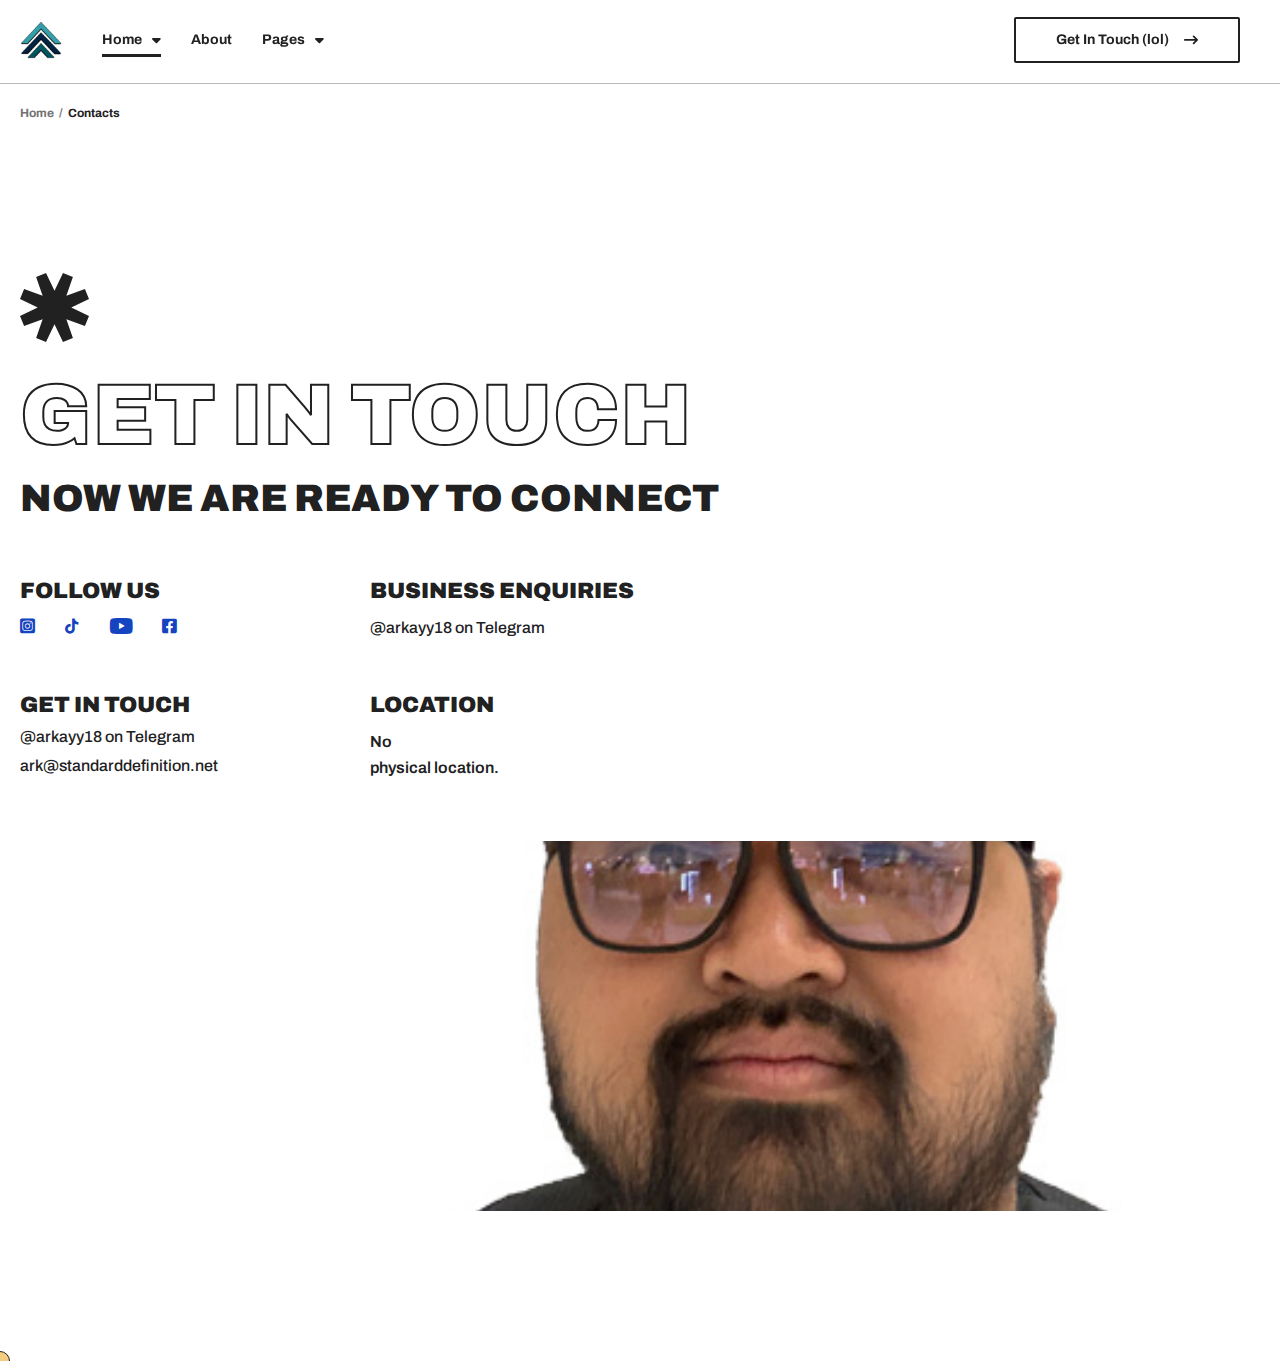
<file: contacts.html>
<!DOCTYPE html>
<html lang="en">
    <head>
        <meta charset="UTF-8" />
        <meta name="viewport" content="width=device-width, initial-scale=1.0, minimum-scale=1.0" />
        <meta http-equiv="X-UA-Compatible" content="ie=edge" />
        <title>Home | ArkAyy</title>
        <link rel="stylesheet preload" as="style" href="css/preload.min.css" />
        <link rel="stylesheet preload" as="style" href="css/icomoon.css" />
        <link rel="stylesheet preload" as="style" href="css/libs.min.css" />
        <link rel="stylesheet" href="css/contacts.min.css" />
    </head>
    <body>
        <header class="header" data-page="home" data-page-parent="home">
            <div class="header_bg">
                <picture>
                    <source data-srcset="img/gradients/10.webp" srcset="img/gradients/10.webp" type="image/webp" />
                    <img class="lazy" data-src="img/gradients/10.png" src="img/gradients/10.png" alt="media" />
                </picture>
            </div>
            <div class="container d-flex">
                <a class="header_logo logo" href="index.html">
                    <span class="header_logo-wrapper">
                        <img src="svg/Chev60x60.png" alt="ArkAyy" />
                    </span>
                    <span class="text">arkayy</span>
                </a>
                <nav class="header_nav text--medium text--md collapse" id="headerMenu">
                    <ul class="header_nav-list">
                        <li class="header_nav-list_item dropdown">
                            <a
                                class="nav-link nav-item dropdown-toggle"
                                href="index.html"
                                data-bs-toggle="collapse"
                                data-bs-target="#homeMenu"
                                data-trigger="dropdown"
                                data-main-link="true"
                                aria-expanded="false"
                                aria-controls="homeMenu"
                                data-page="home"
                                data-page-parent="home"
                            >
                                <span class="nav-item_text"> Home </span>
                                <span class="icon icon-caret-down-solid"></span>
                            </a>
                            <div class="dropdown-menu collapse" id="homeMenu">
                                <ul class="dropdown-list">
                                    <li class="list-item">
                                        <a
                                            class="dropdown-item nav-item"
                                            data-page="home"
                                            data-page-parent="home"
                                            href="index.html"
                                            data-main="true"
                                        >
                                            Photography
                                        </a>
                                    </li>
                                    <li class="list-item">
                                        <a
                                            class="dropdown-item nav-item"
                                            data-page="streamers"
                                            data-page-parent="home"
                                            href="streamers.html"
                                        >
                                            Videography
                                        </a>
                                    </li>
                                    <li class="list-item">
                                        <a
                                            class="dropdown-item nav-item"
                                            data-page="home-shop"
                                            data-page-parent="home"
                                            href="index-shop.html"
                                        >
                                            Bleh!
                                        </a>
                                    </li>
                                </ul>
                            </div>
                        </li>
                        <li class="header_nav-list_item">
                            <a class="nav-item nav-link" href="about.html" data-page="about" data-single="true">
                                <span class="nav-item_text">About</span>
                            </a>
                        </li>
                        <li class="header_nav-list_item dropdown">
                            <a
                                class="nav-link nav-item dropdown-toggle"
                                href="#"
                                data-bs-toggle="collapse"
                                data-bs-target="#pagesMenu"
                                data-trigger="dropdown"
                                data-page-parent="pages"
                                data-main-link="true"
                                aria-expanded="false"
                                aria-controls="pagesMenu"
                            >
                                <span class="nav-item_text"> Pages </span>
                                <span class="icon icon-caret-down-solid"></span>
                            </a>
                            <div class="dropdown-menu collapse" id="pagesMenu">
                                <ul class="dropdown-list">
                                    <li class="list-item">
                                        <a class="dropdown-item nav-item" data-page="faq" data-page-parent="pages" href="faq.html"> FAQ </a>
                                    </li>
                                    <li class="list-item">
                                        <a
                                            class="dropdown-item nav-item"
                                            data-page="contacts"
                                            data-page-parent="pages"
                                            href="contacts.html"
                                        >
                                            Contact Us
                                        </a>
                                    </li>
                                    <li class="list-item">
                                        <a class="dropdown-item nav-item" data-page="error" data-page-parent="pages" href="404.html">
                                            Error Page
                                        </a>
                                    </li>
                                </ul>
                            </div>
                        </li>

                        <!-- Removing Some Links that don't pertaint to me 
                        <li class="header_nav-list_item">
                            <a class="nav-item nav-link" href="events.html" data-page="events" data-single="true">
                                <span class="nav-item_text">Events</span>
                            </a>
                        </li>
                        <li class="header_nav-list_item dropdown">
                            <a
                                class="nav-link nav-item dropdown-toggle"
                                href="cases.html"
                                data-bs-toggle="collapse"
                                data-bs-target="#casesMenu"
                                data-trigger="dropdown"
                                data-page-parent="cases"
                                data-main-link="true"
                                aria-expanded="false"
                                aria-controls="casesMenu"
                            >
                                <span class="nav-item_text"> Our Works </span>
                                <span class="icon icon-caret-down-solid"></span>
                            </a>
                            <div class="dropdown-menu collapse" id="casesMenu">
                                <ul class="dropdown-list">
                                    <li class="list-item" data-main="true">
                                        <a class="dropdown-item nav-item" data-page="cases" data-page-parent="cases" href="cases.html">
                                            Our Works
                                        </a>
                                    </li>
                                    <li class="list-item">
                                        <a class="dropdown-item nav-item" data-page="case" data-page-parent="cases" href="case.html">
                                            Case Details
                                        </a>
                                    </li>
                                </ul>
                            </div>
                        </li>
                        <li class="header_nav-list_item dropdown">
                            <a
                                class="nav-link nav-item dropdown-toggle"
                                href="blog-sidebar.html"
                                data-bs-toggle="collapse"
                                data-bs-target="#newsMenu"
                                data-trigger="dropdown"
                                data-page-parent="news"
                                data-main-link="true"
                                aria-expanded="false"
                                aria-controls="newsMenu"
                            >
                                <span class="nav-item_text"> News </span>
                                <span class="icon icon-caret-down-solid"></span>
                            </a>
                            <div class="dropdown-menu collapse" id="newsMenu">
                                <ul class="dropdown-list">
                                    <li class="list-item">
                                        <a
                                            class="dropdown-item nav-item"
                                            data-page="blog-sidebar"
                                            data-page-parent="news"
                                            href="blog-sidebar.html"
                                        >
                                            News Sidebar
                                        </a>
                                    </li>
                                    <li class="list-item">
                                        <a
                                            class="dropdown-item nav-item"
                                            data-page="blog-list"
                                            data-page-parent="news"
                                            href="blog-list.html"
                                        >
                                            News Horizontal Boxes
                                        </a>
                                    </li>
                                    <li class="list-item">
                                        <a
                                            class="dropdown-item nav-item"
                                            data-page="blog-grid"
                                            data-page-parent="news"
                                            href="blog-grid.html"
                                        >
                                            News Full Width
                                        </a>
                                    </li>
                                    <li class="list-item">
                                        <a
                                            class="dropdown-item nav-item"
                                            data-page="post-sidebar"
                                            data-page-parent="news"
                                            href="post-sidebar.html"
                                        >
                                            Single Post Sidebar
                                        </a>
                                    </li>
                                    <li class="list-item">
                                        <a class="dropdown-item nav-item" data-page="post" data-page-parent="news" href="post.html">
                                            Single Post Full Width
                                        </a>
                                    </li>
                                </ul>
                            </div>
                        </li> -->
						<!--
                        <li class="header_nav-list_item dropdown">
                            <a
                                class="nav-link nav-item dropdown-toggle"
                                href="shop.html"
                                data-bs-toggle="collapse"
                                data-bs-target="#shopMenu"
                                data-trigger="dropdown"
                                data-page-parent="shop"
                                data-main-link="true"
                                aria-expanded="false"
                                aria-controls="shopMenu"
                            >
                                <span class="nav-item_text"> Shop </span>
                                <span class="icon icon-caret-down-solid"></span>
                            </a>
                            <div class="dropdown-menu collapse" id="shopMenu">
                                <ul class="dropdown-list">
                                    <li class="list-item">
                                        <a class="dropdown-item nav-item" data-page="shop" data-page-parent="shop" href="shop.html">
                                            Shop
                                        </a>
                                    </li>
                                    <li class="list-item">
                                        <a
                                            class="dropdown-item nav-item"
                                            data-page="shop-list"
                                            data-page-parent="shop"
                                            href="shop-list.html"
                                        >
                                            Shop List
                                        </a>
                                    </li>
                                    <li class="list-item">
                                        <a class="dropdown-item nav-item" data-page="lookbook" data-page-parent="shop" href="lookbook.html">
                                            Shop Lookbook
                                        </a>
                                    </li>
                                    <li class="list-item">
                                        <a
                                            class="dropdown-item nav-item"
                                            data-page="collection"
                                            data-page-parent="shop"
                                            href="collection.html"
                                        >
                                            Shop Collection
                                        </a>
                                    </li>
                                    <li class="list-item">
                                        <a class="dropdown-item nav-item" data-page="product" data-page-parent="shop" href="product.html">
                                            Shop Product Page
                                        </a>
                                    </li>
                                    <li class="list-item">
                                        <a class="dropdown-item nav-item" data-page="product2" data-page-parent="shop" href="product2.html">
                                            Shop Product Big Images
                                        </a>
                                    </li>
                                    <li class="list-item">
                                        <a class="dropdown-item nav-item" data-page="product3" data-page-parent="shop" href="product3.html">
                                            Shop Product Big Slider
                                        </a>
                                    </li>
                                    <li class="list-item">
                                        <a class="dropdown-item nav-item" data-page="cart" data-page-parent="shop" href="cart.html">
                                            Shopping Bag
                                        </a>
                                    </li>
                                </ul>
                            </div>-->
                        </li>
                    </ul>
                </nav>
                <div class="header_user">
                    <a class="header_user-btn btn btn--outline" href="contacts.html">Get In Touch (lol) <i class="icon icon-arrow-right"></i> </a>
                    <!-- <a class="header_user-account" href="#">
                        <i class="icon-user"></i>
                    </a>
                    <a class="header_user-cart addToCart" href="#">
                        <i class="icon-bag"></i>
                        <span class="header_user-cart_qty">0</span>
                    </a>
                    <span class="header_user-preference">
                        USD
                        <span class="header_user-preference_country">
                            <picture>
                                <source data-srcset="img/Ark--2.jpg" srcset="img/Ark--2.jpg" type="image/webp" />
                                <img class="lazy" data-src="img/Ark--2.jpg" src="img/Ark--2.jpg" alt="USA" />
                            </picture>
                        </span>
                    </span> -->
                </div>
                <button
                    class="header_trigger"
                    id="headerTrigger"
                    data-bs-toggle="collapse"
                    data-bs-target="#headerMenu"
                    aria-controls="headerMenu"
                    aria-expanded="false"
                    type="button"
                ></button>
            </div>
        </header>
        <ul class="breadcrumbs">
            <li>
                <a class="link" href="index.html">Home</a>
            </li>

            <li>
                <span>Contacts</span>
            </li>
        </ul>
        <main class="contacts section">
            <!--  contacts content start  -->
            <div class="contacts_bg">
                <!-- Removing this
                <picture>
                    <source data-srcset="img/gradients/06.webp" srcset="img/gradients/06.webp" type="image/webp" />
                    <img class="lazy" data-src="img/gradients/06.jpg" src="img/gradients/06.jpg" alt="media" />
                </picture> -->
            </div>
            <div class="container">
                <div class="contacts_main">
                    <div class="contacts_main-header">
                        <div class="contacts_main-header_icon rotate shape">
                            <svg width="69" height="69" viewBox="0 0 69 69" fill="none" xmlns="http://www.w3.org/2000/svg">
                                <path
                                    d="M42.993 69L34.5 51.2698L26.007 69L16.1104 64.9008L22.6419 46.3582L4.09932 52.8899L0 42.993L17.7302 34.5L0 26.007L4.09932 16.1103L22.6419 22.6418L16.1104 4.09921L26.007 0L34.5 17.7302L42.993 0L52.8899 4.09921L46.3582 22.6418L64.9008 16.1103L69 26.007L51.2698 34.5L69 42.993L64.9008 52.8899L46.3582 46.3582L52.8899 64.9008L42.993 69Z"
                                    fill="currentColor"
                                />
                            </svg>
                        </div>
                        <h1 class="contacts_main-header_title outlined outlined--black" data-aos="fade-down">Get In Touch</h1>
                        <h2 class="contacts_main-header_subtitle" data-aos="fade-down">Now we are ready to connect</h2>
                    </div>
                    <ul class="contacts_main-info">
                        <li class="contacts_main-info_item">
                            <h4 class="title">Follow Us</h4>
                            <ul class="socials socials--alt">
                                <li>
                                    <a href="https://instagram.com/ark_ayy" target="_blank" rel="noopener noreferrer">
                                        <i class="icon-instagram"></i>
                                    </a>
                                </li>
                                <li>
                                    <a href="https://tiktok.com/ark_ayy" target="_blank" rel="noopener noreferrer">
                                        <i class="icon-tiktok"></i>
                                    </a>
                                </li>
                                <li>
                                    <a href="https://youtube.com/@arkkaisen" target="_blank" rel="noopener noreferrer">
                                        <i class="icon-youtube"></i>
                                    </a>
                                </li>
                                <li>
                                    <a href="https://facebook.com" target="_blank" rel="noopener noreferrer">
                                        <i class="icon-facebook"></i>
                                    </a>
                                </li>
                            </ul>
                        </li>
                        <li class="contacts_main-info_item">
                            <h4 class="title">Business Enquiries</h4>
                            <div class="content">
                                <a class="link link--underline" href="#">@arkayy18 on Telegram</a>
                            </div>
                        </li>
                        <li class="contacts_main-info_item">
                            <h4 class="title">Get In Touch</h4>
                            <div class="content d-flex flex-column">
                                <a class="link link--underline" href="tel:+1234567890">@arkayy18 on Telegram</a>
                                <a class="link link--underline" href="mailto:example@domain.com">ark@standarddefinition.net</a>
                            </div>
                        </li>
                        <li class="contacts_main-info_item">
                            <h4 class="title">Location</h4>
                            <div class="content">
                                <span>No <span class="linebreak">physical location.</span></span>
                            </div>
                        </li>
                    </ul>
                </div>
                <div class="contacts_media">
                    <picture>
                        <source data-srcset="img/Ark--2.jpg" srcset="img/Ark--2.jpg" type="image/webp" />
                        <img class="lazy" data-src="img/Ark--2.jpg" src="img/Ark--2.jpg" alt="media" />
                    </picture>
                </div>
            </div>
            <!--  contacts content end  -->
        </main>

        <script src="js/common.min.js"></script>
        <script src="js/lottie.min.js"></script>
    </body>
</html>
</file>
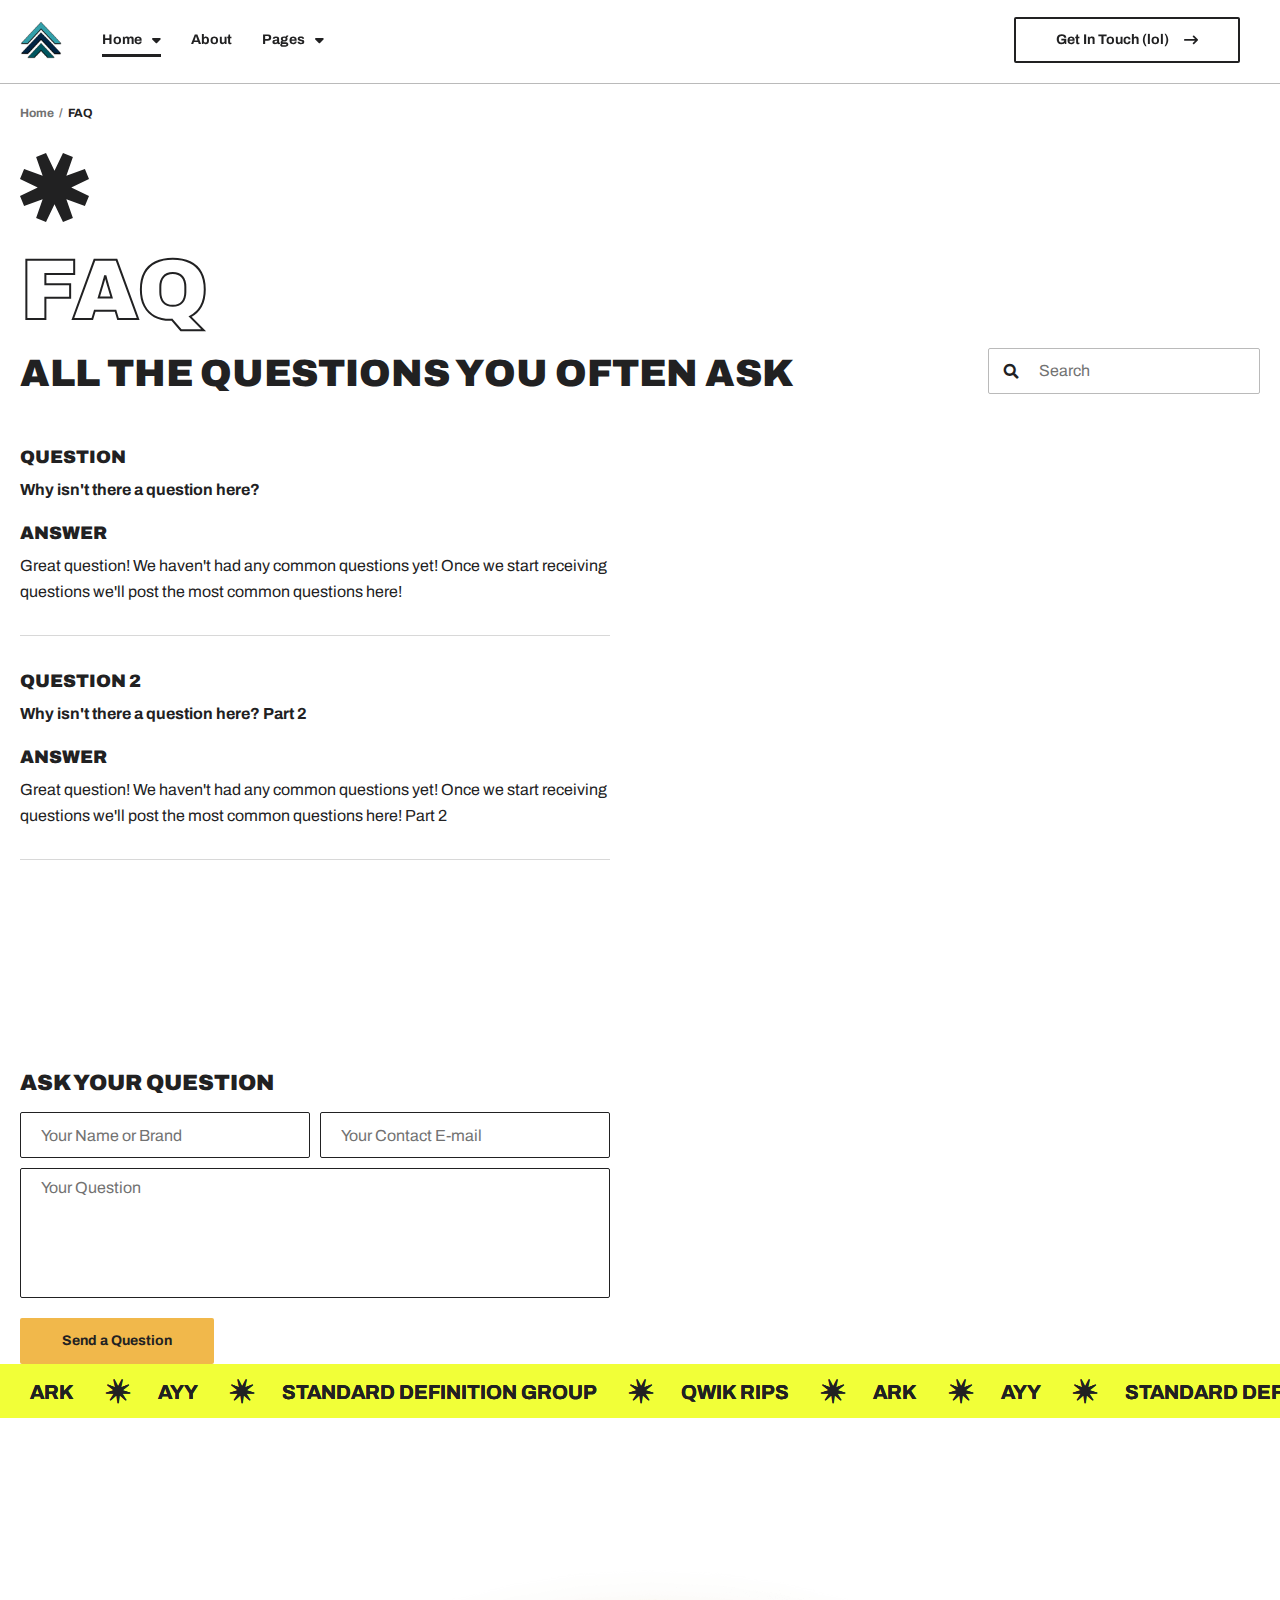
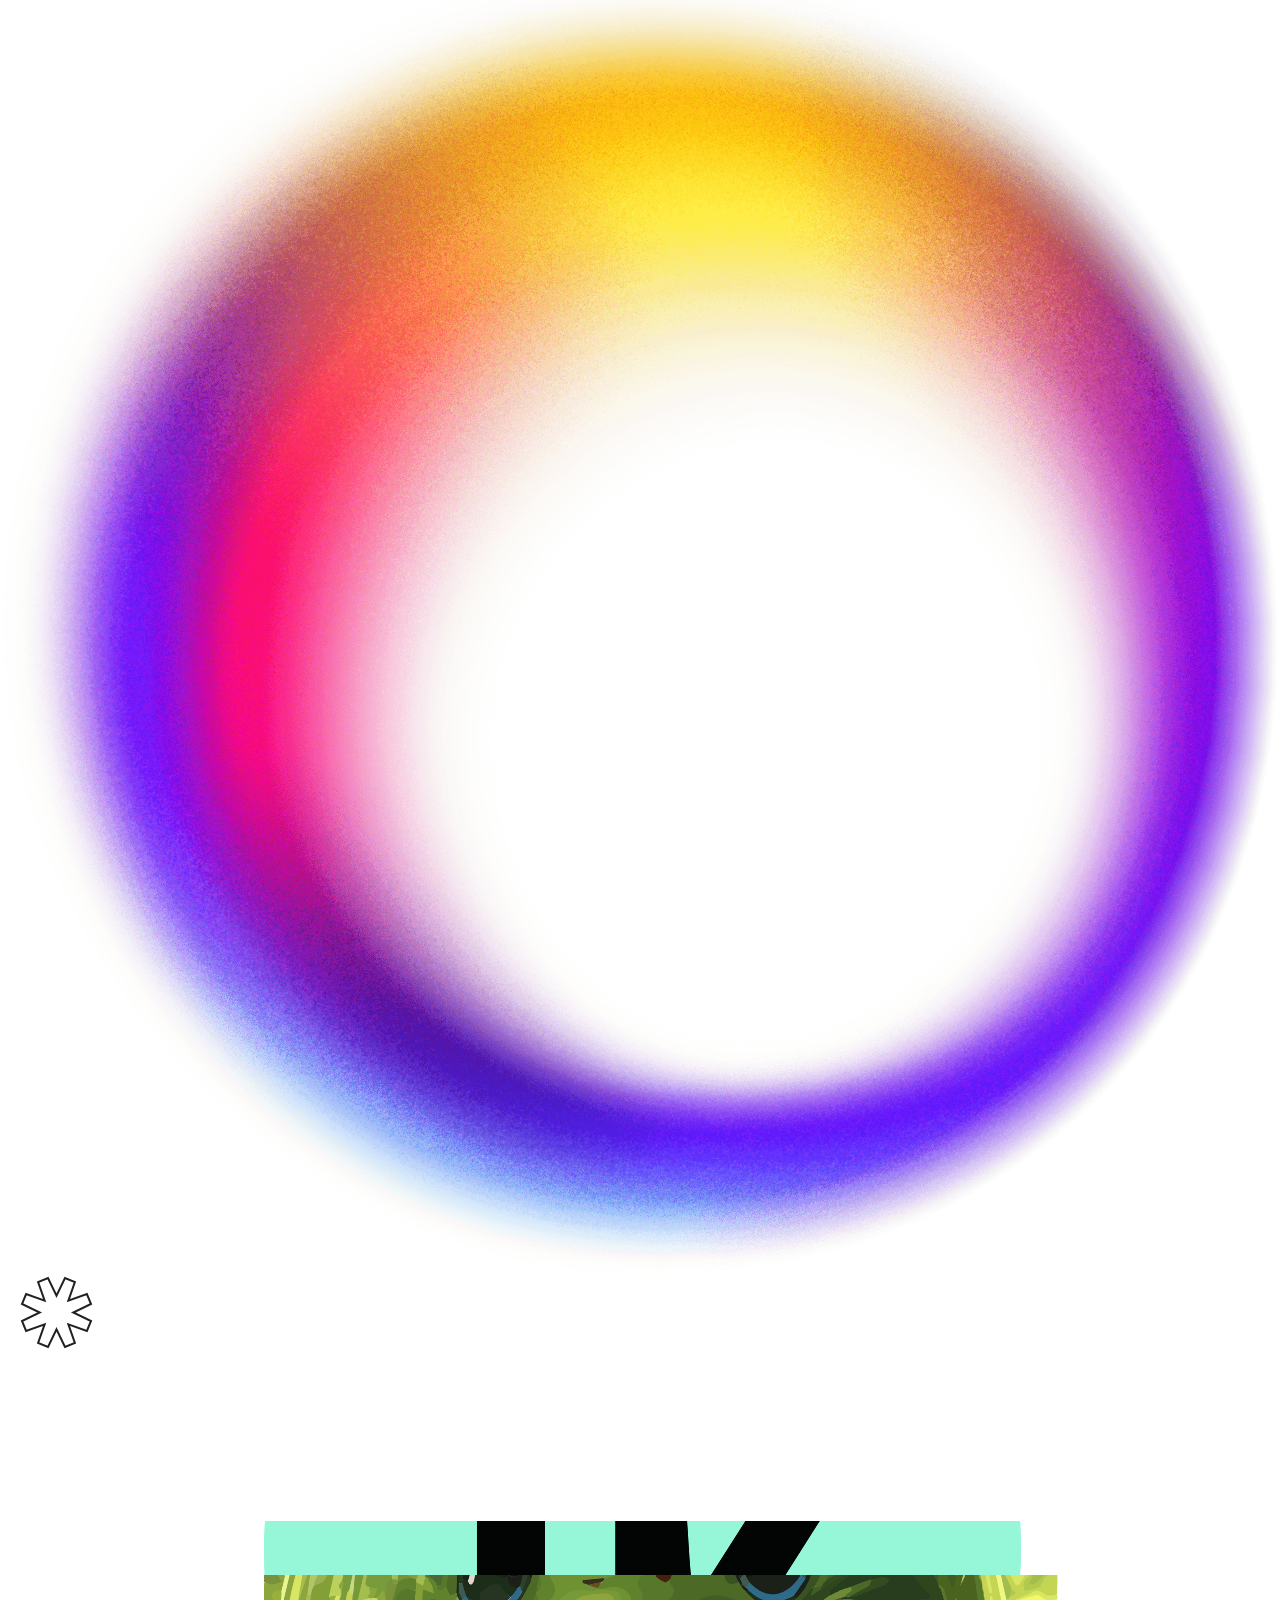
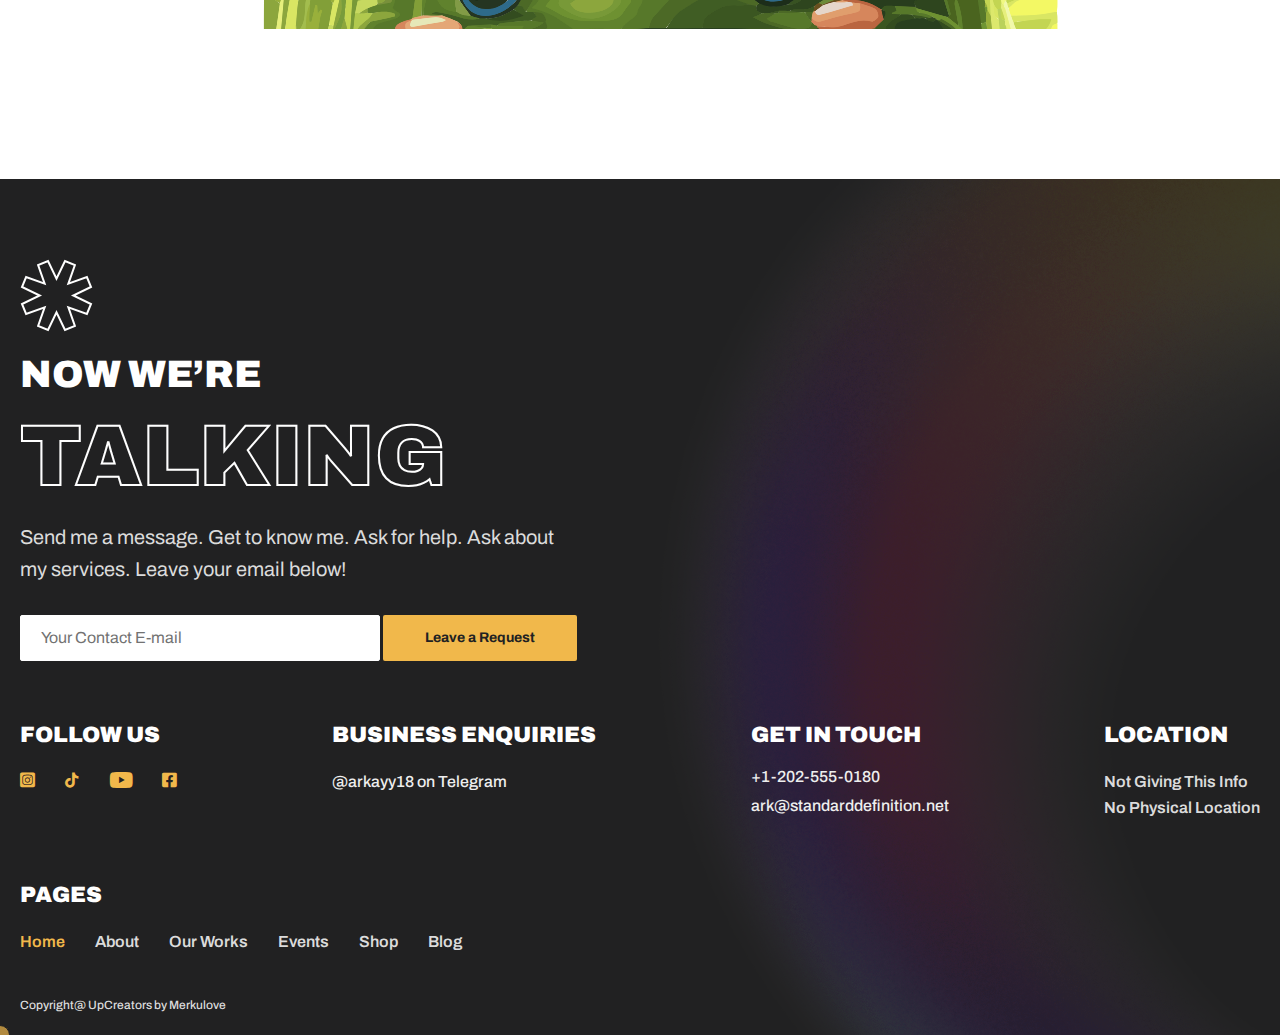
<file: faq.html>
<!DOCTYPE html>
<html lang="en">
    <head>
        <meta charset="UTF-8" />
        <meta name="viewport" content="width=device-width, initial-scale=1.0, minimum-scale=1.0" />
        <meta http-equiv="X-UA-Compatible" content="ie=edge" />
        <title>Home | ArkAyy</title>
        <link rel="stylesheet preload" as="style" href="css/preload.min.css" />
        <link rel="stylesheet preload" as="style" href="css/icomoon.css" />
        <link rel="stylesheet preload" as="style" href="css/libs.min.css" />
        <link rel="stylesheet" href="css/faq.min.css" />
    </head>
    <body>
        <header class="header" data-page="home" data-page-parent="home">
            <div class="header_bg">
                <picture>
                    <source data-srcset="img/gradients/10.webp" srcset="img/gradients/10.webp" type="image/webp" />
                    <img class="lazy" data-src="img/gradients/10.png" src="img/gradients/10.png" alt="media" />
                </picture>
            </div>
            <div class="container d-flex">
                <a class="header_logo logo" href="index.html">
                    <span class="header_logo-wrapper">
                        <img src="svg/Chev60x60.png" alt="ArkAyy" />
                    </span>
                    <span class="text">arkayy</span>
                </a>
                <nav class="header_nav text--medium text--md collapse" id="headerMenu">
                    <ul class="header_nav-list">
                        <li class="header_nav-list_item dropdown">
                            <a
                                class="nav-link nav-item dropdown-toggle"
                                href="index.html"
                                data-bs-toggle="collapse"
                                data-bs-target="#homeMenu"
                                data-trigger="dropdown"
                                data-main-link="true"
                                aria-expanded="false"
                                aria-controls="homeMenu"
                                data-page="home"
                                data-page-parent="home"
                            >
                                <span class="nav-item_text"> Home </span>
                                <span class="icon icon-caret-down-solid"></span>
                            </a>
                            <div class="dropdown-menu collapse" id="homeMenu">
                                <ul class="dropdown-list">
                                    <li class="list-item">
                                        <a
                                            class="dropdown-item nav-item"
                                            data-page="home"
                                            data-page-parent="home"
                                            href="index.html"
                                            data-main="true"
                                        >
                                            Photography
                                        </a>
                                    </li>
                                    <li class="list-item">
                                        <a
                                            class="dropdown-item nav-item"
                                            data-page="streamers"
                                            data-page-parent="home"
                                            href="streamers.html"
                                        >
                                            Videography
                                        </a>
                                    </li>
                                    <li class="list-item">
                                        <a
                                            class="dropdown-item nav-item"
                                            data-page="home-shop"
                                            data-page-parent="home"
                                            href="index-shop.html"
                                        >
                                            Bleh!
                                        </a>
                                    </li>
                                </ul>
                            </div>
                        </li>
                        <li class="header_nav-list_item">
                            <a class="nav-item nav-link" href="about.html" data-page="about" data-single="true">
                                <span class="nav-item_text">About</span>
                            </a>
                        </li>
                        <li class="header_nav-list_item dropdown">
                            <a
                                class="nav-link nav-item dropdown-toggle"
                                href="#"
                                data-bs-toggle="collapse"
                                data-bs-target="#pagesMenu"
                                data-trigger="dropdown"
                                data-page-parent="pages"
                                data-main-link="true"
                                aria-expanded="false"
                                aria-controls="pagesMenu"
                            >
                                <span class="nav-item_text"> Pages </span>
                                <span class="icon icon-caret-down-solid"></span>
                            </a>
                            <div class="dropdown-menu collapse" id="pagesMenu">
                                <ul class="dropdown-list">
                                    <li class="list-item">
                                        <a class="dropdown-item nav-item" data-page="faq" data-page-parent="pages" href="faq.html"> FAQ </a>
                                    </li>
                                    <li class="list-item">
                                        <a
                                            class="dropdown-item nav-item"
                                            data-page="contacts"
                                            data-page-parent="pages"
                                            href="contacts.html"
                                        >
                                            Contact Us
                                        </a>
                                    </li>
                                    <li class="list-item">
                                        <a class="dropdown-item nav-item" data-page="error" data-page-parent="pages" href="404.html">
                                            Error Page
                                        </a>
                                    </li>
                                </ul>
                            </div>
                        </li>

                        <!-- Removing Some Links that don't pertaint to me 
                        <li class="header_nav-list_item">
                            <a class="nav-item nav-link" href="events.html" data-page="events" data-single="true">
                                <span class="nav-item_text">Events</span>
                            </a>
                        </li>
                        <li class="header_nav-list_item dropdown">
                            <a
                                class="nav-link nav-item dropdown-toggle"
                                href="cases.html"
                                data-bs-toggle="collapse"
                                data-bs-target="#casesMenu"
                                data-trigger="dropdown"
                                data-page-parent="cases"
                                data-main-link="true"
                                aria-expanded="false"
                                aria-controls="casesMenu"
                            >
                                <span class="nav-item_text"> Our Works </span>
                                <span class="icon icon-caret-down-solid"></span>
                            </a>
                            <div class="dropdown-menu collapse" id="casesMenu">
                                <ul class="dropdown-list">
                                    <li class="list-item" data-main="true">
                                        <a class="dropdown-item nav-item" data-page="cases" data-page-parent="cases" href="cases.html">
                                            Our Works
                                        </a>
                                    </li>
                                    <li class="list-item">
                                        <a class="dropdown-item nav-item" data-page="case" data-page-parent="cases" href="case.html">
                                            Case Details
                                        </a>
                                    </li>
                                </ul>
                            </div>
                        </li>
                        <li class="header_nav-list_item dropdown">
                            <a
                                class="nav-link nav-item dropdown-toggle"
                                href="blog-sidebar.html"
                                data-bs-toggle="collapse"
                                data-bs-target="#newsMenu"
                                data-trigger="dropdown"
                                data-page-parent="news"
                                data-main-link="true"
                                aria-expanded="false"
                                aria-controls="newsMenu"
                            >
                                <span class="nav-item_text"> News </span>
                                <span class="icon icon-caret-down-solid"></span>
                            </a>
                            <div class="dropdown-menu collapse" id="newsMenu">
                                <ul class="dropdown-list">
                                    <li class="list-item">
                                        <a
                                            class="dropdown-item nav-item"
                                            data-page="blog-sidebar"
                                            data-page-parent="news"
                                            href="blog-sidebar.html"
                                        >
                                            News Sidebar
                                        </a>
                                    </li>
                                    <li class="list-item">
                                        <a
                                            class="dropdown-item nav-item"
                                            data-page="blog-list"
                                            data-page-parent="news"
                                            href="blog-list.html"
                                        >
                                            News Horizontal Boxes
                                        </a>
                                    </li>
                                    <li class="list-item">
                                        <a
                                            class="dropdown-item nav-item"
                                            data-page="blog-grid"
                                            data-page-parent="news"
                                            href="blog-grid.html"
                                        >
                                            News Full Width
                                        </a>
                                    </li>
                                    <li class="list-item">
                                        <a
                                            class="dropdown-item nav-item"
                                            data-page="post-sidebar"
                                            data-page-parent="news"
                                            href="post-sidebar.html"
                                        >
                                            Single Post Sidebar
                                        </a>
                                    </li>
                                    <li class="list-item">
                                        <a class="dropdown-item nav-item" data-page="post" data-page-parent="news" href="post.html">
                                            Single Post Full Width
                                        </a>
                                    </li>
                                </ul>
                            </div>
                        </li> -->
						<!--
                        <li class="header_nav-list_item dropdown">
                            <a
                                class="nav-link nav-item dropdown-toggle"
                                href="shop.html"
                                data-bs-toggle="collapse"
                                data-bs-target="#shopMenu"
                                data-trigger="dropdown"
                                data-page-parent="shop"
                                data-main-link="true"
                                aria-expanded="false"
                                aria-controls="shopMenu"
                            >
                                <span class="nav-item_text"> Shop </span>
                                <span class="icon icon-caret-down-solid"></span>
                            </a>
                            <div class="dropdown-menu collapse" id="shopMenu">
                                <ul class="dropdown-list">
                                    <li class="list-item">
                                        <a class="dropdown-item nav-item" data-page="shop" data-page-parent="shop" href="shop.html">
                                            Shop
                                        </a>
                                    </li>
                                    <li class="list-item">
                                        <a
                                            class="dropdown-item nav-item"
                                            data-page="shop-list"
                                            data-page-parent="shop"
                                            href="shop-list.html"
                                        >
                                            Shop List
                                        </a>
                                    </li>
                                    <li class="list-item">
                                        <a class="dropdown-item nav-item" data-page="lookbook" data-page-parent="shop" href="lookbook.html">
                                            Shop Lookbook
                                        </a>
                                    </li>
                                    <li class="list-item">
                                        <a
                                            class="dropdown-item nav-item"
                                            data-page="collection"
                                            data-page-parent="shop"
                                            href="collection.html"
                                        >
                                            Shop Collection
                                        </a>
                                    </li>
                                    <li class="list-item">
                                        <a class="dropdown-item nav-item" data-page="product" data-page-parent="shop" href="product.html">
                                            Shop Product Page
                                        </a>
                                    </li>
                                    <li class="list-item">
                                        <a class="dropdown-item nav-item" data-page="product2" data-page-parent="shop" href="product2.html">
                                            Shop Product Big Images
                                        </a>
                                    </li>
                                    <li class="list-item">
                                        <a class="dropdown-item nav-item" data-page="product3" data-page-parent="shop" href="product3.html">
                                            Shop Product Big Slider
                                        </a>
                                    </li>
                                    <li class="list-item">
                                        <a class="dropdown-item nav-item" data-page="cart" data-page-parent="shop" href="cart.html">
                                            Shopping Bag
                                        </a>
                                    </li>
                                </ul>
                            </div>-->
                        </li>
                    </ul>
                </nav>
                <div class="header_user">
                    <a class="header_user-btn btn btn--outline" href="contacts.html">Get In Touch (lol) <i class="icon icon-arrow-right"></i> </a>
                    <!-- <a class="header_user-account" href="#">
                        <i class="icon-user"></i>
                    </a>
                    <a class="header_user-cart addToCart" href="#">
                        <i class="icon-bag"></i>
                        <span class="header_user-cart_qty">0</span>
                    </a>
                    <span class="header_user-preference">
                        USD
                        <span class="header_user-preference_country">
                            <picture>
                                <source data-srcset="img/placeholder.jpg" srcset="img/placeholder.jpg" type="image/webp" />
                                <img class="lazy" data-src="img/placeholder.jpg" src="img/placeholder.jpg" alt="USA" />
                            </picture>
                        </span>
                    </span> -->
                </div>
                <button
                    class="header_trigger"
                    id="headerTrigger"
                    data-bs-toggle="collapse"
                    data-bs-target="#headerMenu"
                    aria-controls="headerMenu"
                    aria-expanded="false"
                    type="button"
                ></button>
            </div>
        </header>
        <ul class="breadcrumbs">
            <li>
                <a class="link" href="index.html">Home</a>
            </li>

            <li>
                <span>FAQ</span>
            </li>
        </ul>
        <main class="faq">
            <!--------Getting rid of this
            <div class="faq_shapes">
                <div class="faq_shapes-shape faq_shapes-shape--top">
                    <picture>
                        <source data-srcset="img/gradients/10.webp" srcset="img/gradients/10.webp" type="image/webp" />
                        <img class="lazy" data-src="img/gradients/10.png" src="img/gradients/10.png" alt="media" />
                    </picture>
                </div>
                <div class="faq_shapes-shape faq_shapes-shape--bottom">
                    <picture>
                        <source data-srcset="img/gradients/09.webp" srcset="img/gradients/09.webp" type="image/webp" />
                        <img class="lazy" data-src="img/gradients/09.png" src="img/gradients/09.png" alt="media" />
                    </picture>
                </div>
            </div> ----------------this goes bye-bye ---------->
            <!--  FAQ content start  -->
            <div class="container">
                <div class="faq_header">
                    <div class="wrapper">
                        <div class="faq_header-icon rotate shape">
                            <svg width="69" height="69" viewBox="0 0 69 69" fill="none" xmlns="http://www.w3.org/2000/svg">
                                <path
                                    d="M42.993 69L34.5 51.2698L26.007 69L16.1104 64.9008L22.6419 46.3582L4.09932 52.8899L0 42.993L17.7302 34.5L0 26.007L4.09932 16.1103L22.6419 22.6418L16.1104 4.09921L26.007 0L34.5 17.7302L42.993 0L52.8899 4.09921L46.3582 22.6418L64.9008 16.1103L69 26.007L51.2698 34.5L69 42.993L64.9008 52.8899L46.3582 46.3582L52.8899 64.9008L42.993 69Z"
                                    fill="currentColor"
                                />
                            </svg>
                        </div>
                        <h1 class="faq_header-title outlined outlined--black" data-aos="fade-left">FAQ</h1>
                        <h2 class="faq_header-subtitle" data-aos="fade-left" data-aos-delay="50">All the questions you often ask</h2>
                    </div>
                    <form class="search" action="#" method="get" data-type="search">
                        <input class="field required" type="search" id="searchQuery" name="searchQuery" placeholder="Search" />
                        <label for="searchQuery"><i class="icon-search"></i></label>
                    </form>
                </div>
                
                    <div class="faq_main">
                        <ul class="questions">
                            <li class="questions_item tiktok brands visual influencer">
                                <div class="questions_item-header">
                                    <h5 class="questions_item-header_title">Question</h5>
                                    <p class="questions_item-header_main">
                                        Why isn't there a question here?
                                    </p>
                                </div>
                                <div class="questions_item-body">
                                    <h5 class="questions_item-body_title">Answer</h5>
                                    <div class="questions_item-body_main">
                                        Great question! We haven't had any common questions yet! Once we start receiving questions we'll post the most 
                                        common questions here!
                                    </div>
                                </div>
                            </li>
                            <li class="questions_item tiktok brands visual influencer">
                                <div class="questions_item-header">
                                    <h5 class="questions_item-header_title">Question 2</h5>
                                    <p class="questions_item-header_main">
                                        Why isn't there a question here? Part 2
                                    </p>
                                </div>
                                <div class="questions_item-body">
                                    <h5 class="questions_item-body_title">Answer</h5>
                                    <div class="questions_item-body_main">
                                        Great question! We haven't had any common questions yet! Once we start receiving questions we'll post the most 
                                        common questions here! Part 2
                                    </div>
                                </div>
                            </li>
                        </ul>
                    </div>
                    <div class="faq_form sticky-parent">
                        <div class="wrapper" data-sticky="true" data-top="114">
                            <h4 class="faq_form-title">Ask Your Question</h4>
                            <form class="faq_form-form contact-form" action="form.php" method="post" data-type="contacts">
                                <input
                                    class="field required"
                                    type="text"
                                    id="contactsName"
                                    name="contactsName"
                                    placeholder="Your Name or Brand"
                                />
                                <input
                                    class="field required"
                                    type="text"
                                    data-type="email"
                                    id="contactsEmail"
                                    name="contactsEmail"
                                    placeholder="Your Contact E-mail"
                                />
                                <textarea
                                    class="field required"
                                    id="contactsMessage"
                                    name="contactsMessage"
                                    placeholder="Your Question"
                                ></textarea>
                                <button class="btn btn--accent btn--hover-black" type="submit">Send a Question</button>
                            </form>
                        </div>
                    </div>
                </div>
            </div>
            <!--  FAQ content end  -->
        </main>
        <div class="ticker yellow">
            <div class="d-none">
                <span class="ticker-item">Ark</span>
                <span class="ticker-item">Ayy</span>
                <span class="ticker-item">Standard Definition Group</span>
                <span class="ticker-item">Qwik Rips</span>
                <span class="ticker-item">Ark</span>
                <span class="ticker-item">Ayy</span>
                <span class="ticker-item">Standard Definition Group</span>
                <span class="ticker-item">Qwik Rips</span>
                <span class="ticker-item">Disbanded Gaming</span>
                <span class="ticker-item">Ark Ayy</span>
            </div>
        </div>
        <section class="brands gradient section">
            <div class="brands_bg">
                <picture>
                    <source data-srcset="img/gradients/10.webp" srcset="img/gradients/10.webp" type="image/webp" />
                    <img class="lazy" data-src="img/gradients/10.png" src="img/gradients/10.png" alt="media" />
                </picture>
            </div>
            <div class="brands_header">
                <div class="container">
                    <div class="brands_header-icon shape">
                        <svg width="73" height="73" viewBox="0 0 73 73" fill="none" xmlns="http://www.w3.org/2000/svg">
                            <path
                                d="M44.993 71L36.5 53.2698L28.007 71L18.1104 66.9008L24.6419 48.3582L6.09932 54.8899L2 44.993L19.7302 36.5L2 28.007L6.09932 18.1103L24.6419 24.6418L18.1104 6.09921L28.007 2L36.5 19.7302L44.993 2L54.8899 6.09921L48.3582 24.6418L66.9008 18.1103L71 28.007L53.2698 36.5L71 44.993L66.9008 54.8899L48.3582 48.3582L54.8899 66.9008L44.993 71Z"
                                fill="transparent"
                                stroke="currentColor"
                                stroke-width="2"
                            />
                        </svg>
                    </div>
                    <h1 class="brands_header-title outlined outlined--black" data-aos="fade-left">Jack</h1>
                    <h2 class="brands_header-subtitle" data-aos="fade-right">of Many Trades</h2>
                </div>
            </div>
            <div class="brands_list">
                <div class="brands_list-row">
                    <img class="brands_list-row_item" src="svg/brands/01.svg" alt="media" />
                    <img class="brands_list-row_item" src="svg/brands/02.svg" alt="media" />
                    <img class="brands_list-row_item" src="svg/brands/03.svg" alt="media" />
                    <img class="brands_list-row_item" src="svg/brands/04.svg" alt="media" />
                    <img class="brands_list-row_item" src="svg/brands/05.svg" alt="media" />
                    <img class="brands_list-row_item" src="svg/brands/06.svg" alt="media" />
                    <img class="brands_list-row_item" src="svg/brands/12.svg" alt="media" />
                    <img class="brands_list-row_item" src="svg/brands/04.svg" alt="media" />
                </div>
                <div class="brands_list-row">
                    <img class="brands_list-row_item" src="svg/brands/08.svg" alt="media" />
                    <img class="brands_list-row_item" src="svg/brands/07.svg" alt="media" />
                    <img class="brands_list-row_item" src="svg/brands/09.svg" alt="media" />
                    <img class="brands_list-row_item" src="svg/brands/10.svg" alt="media" />
                    <img class="brands_list-row_item" src="svg/brands/11.svg" alt="media" />
                    <img class="brands_list-row_item" src="svg/brands/12.svg" alt="media" />
                    <img class="brands_list-row_item" src="svg/brands/01.svg" alt="media" />
                    <img class="brands_list-row_item" src="svg/brands/09.svg" alt="media" />
                </div>
            </div>
        </section>
        <!--  brands section end  -->
    </main>
    <footer class="footer">
        <div class="footer_bg">
            <picture>
                <source data-srcset="img/gradients/10.webp" srcset="img/gradients/10.webp" type="image/webp" />
                <img class="lazy" data-src="img/gradients/10.jpg" src="img/gradients/10.jpg" alt="media" />
            </picture>
        </div>
        <div class="container">
            <div class="footer_about">
                <div class="footer_about-slogan">
                    <div class="footer_about-slogan_icon rotate shape">
                        <svg width="73" height="73" viewBox="0 0 73 73" fill="none" xmlns="http://www.w3.org/2000/svg">
                            <path
                                d="M44.993 71L36.5 53.2698L28.007 71L18.1104 66.9008L24.6419 48.3582L6.09932 54.8899L2 44.993L19.7302 36.5L2 28.007L6.09932 18.1103L24.6419 24.6418L18.1104 6.09921L28.007 2L36.5 19.7302L44.993 2L54.8899 6.09921L48.3582 24.6418L66.9008 18.1103L71 28.007L53.2698 36.5L71 44.993L66.9008 54.8899L48.3582 48.3582L54.8899 66.9008L44.993 71Z"
                                fill="transparent"
                                stroke="currentColor"
                                stroke-width="2"
                            />
                        </svg>
                    </div>
                    <h2 class="footer_about-slogan_title">
                        Now we’re
                        <span class="h1 linebreak outlined outlined--white">Talking</span>
                    </h2>
                    <p class="footer_about-slogan_text">
                        Send me a message. Get to know me. Ask for help. Ask about my services. Leave your email below!
                    </p>
                </div>
                <form class="footer_about-form d-flex" action="#" method="post">
                    <input class="field" type="text" data-type="email" placeholder="Your Contact E-mail" />
                    <button class="btn btn--accent btn--hover-o" type="submit">Leave a Request</button>
                </form>
            </div>
            <div class="footer_main d-flex">
                <div class="footer_main-block">
                    <h4 class="footer_main-block_title">Follow Us</h4>
                    <ul class="footer_main-block_socials socials">
                        <li>
                            <a href="https://instagram.com/ark_ayy" target="_blank" rel="noopener noreferrer">
                                <i class="icon-instagram"></i>
                            </a>
                        </li>
                        <li>
                            <a href="https://tiktok.com/@ark_ayy" target="_blank" rel="noopener noreferrer">
                                <i class="icon-tiktok"></i>
                            </a>
                        </li>
                        <li>
                            <a href="https://youtube.com/@arkkaisen" target="_blank" rel="noopener noreferrer">
                                <i class="icon-youtube"></i>
                            </a>
                        </li>
                        <li>
                            <a href="https://facebook.com" target="_blank" rel="noopener noreferrer">
                                <i class="icon-facebook"></i>
                            </a>
                        </li>
                    </ul>
                </div>
                <div class="footer_main-block">
                    <h4 class="footer_main-block_title">Get In Touch</h4>
                    <div class="footer_main-block_content d-flex flex-column">
                        <a class="link link--underline" href="tel:+1234567890">+1-202-555-0180</a>
                        <a class="link link--underline" href="mailto:ark@standarddefinition.net">ark@standarddefinition.net</a>
                    </div>
                </div>
                <div class="footer_main-block">
                    <h4 class="footer_main-block_title">Business Enquiries</h4>
                    <div class="footer_main-block_content">
                        <a class="link link--underline" href="#">@arkayy18 on Telegram</a>
                    </div>
                </div>
                <div class="footer_main-block">
                    <h4 class="footer_main-block_title">Location</h4>
                    <div class="footer_main-block_content">
                        <span>Not Giving This Info <span class="linebreak">No Physical Location</span></span>
                    </div>
                </div>
                <div class="footer_main-block">
                    <h4 class="footer_main-block_title">Pages</h4>
                    <ul class="footer_main-block_nav d-flex">
                        <li>
                            <a class="nav-link" href="index.html" data-page="home" data-page-parent="home">Home</a>
                        </li>
                        <li>
                            <a class="nav-link" href="about.html" data-page="about">About</a>
                        </li>
                        <li>
                            <a class="nav-link" href="cases.html" data-page="cases" data-page-parent="cases">Our Works</a>
                        </li>
                        <li>
                            <a class="nav-link" href="events.html" data-page="events">Events</a>
                        </li>
                        <li>
                            <a class="nav-link" href="shop.html" data-page="shop" data-page-parent="shop">Shop</a>
                        </li>
                        <li>
                            <a class="nav-link" href="blog-sidebar.html" data-page="blog-sidebar" data-page-parent="news">Blog</a>
                        </li>
                    </ul>
                </div>
            </div>
        </div>
        <p class="footer_copy">Copyright@ <span id="currentYear"></span> UpCreators by Merkulove</p>
    </footer>
        <button class="scrollTrigger" id="scrollTrigger"><i class="icon-to-top"></i></button>
        <script id="www-widgetapi-script" src="https://s.ytimg.com/yts/jsbin/www-widgetapi-vflS50iB-/www-widgetapi.js" async=""></script>
        <script src="https://www.youtube.com/player_api"></script>
        <script src="js/common.min.js"></script>
        <script src="js/lottie.min.js"></script>

        <script src="js/faq.min.js"></script>
        <script src="js/ticker.min.js"></script>
    </body>
</html>
</file>
<file: css/icomoon.css>
/**
 * Upcreators
 * Upcreators is the template for Agency, Streamers, Shop, Blog, Portfolio, Events, etc
 * Exclusively on https://1.envato.market/upcreators-html
 *
 * @encoding        UTF-8
 * @version         1.0.0
 * @copyright       (C) 2018 - 2022 Merkulove ( https://merkulov.design/ ). All rights reserved.
 * @license         Envato License https://1.envato.market/KYbje
 * @contributors    Lilith Lamber (winter.rituel@gmail.com)
 * @support         help@merkulov.design
 **/
@font-face {
    font-family: 'icomoon';
    src: url('../fonts/icomoon.woff') format('woff');
    font-weight: normal;
    font-style: normal;
    font-display: block;
}

[class^="icon-"], [class*=" icon-"] {
    /* use !important to prevent issues with browser extensions that change fonts */
    font-family: 'icomoon' !important;
    speak: never;
    font-style: normal;
    font-weight: normal;
    font-variant: normal;
    text-transform: none;
    line-height: 1;

    /* Better Font Rendering =========== */
    -webkit-font-smoothing: antialiased;
    -moz-osx-font-smoothing: grayscale;
}

.icon-to-top:before {
    content: "\e92a";
}

.icon-filters:before {
    content: "\e927";
}

.icon-arrow-right:before {
    content: "\e907";
}

.icon-arrow-left:before {
    content: "\e90d";
}

.icon-plus:before {
    content: "\e928";
}

.icon-minus:before {
    content: "\e929";
}

.icon-angle-up:before {
    content: "\e900";
}

.icon-angle-down:before {
    content: "\e901";
}

.icon-heart:before {
    content: "\e924";
}

.icon-heart-o:before {
    content: "\e925";
}

.icon-bold-cross:before {
    content: "\e902";
}

.icon-sharp-star:before {
    content: "\e903";
}

.icon-return:before {
    content: "\e904";
}

.icon-caret-down-solid:before {
    content: "\e905";
}

.icon-rectangle-star:before {
    content: "\e908";
}

.icon-sticky:before {
    content: "\e909";
}

.icon-instagram:before {
    content: "\e90a";
}

.icon-tiktok:before {
    content: "\e90b";
}

.icon-search:before {
    content: "\e90c";
}

.icon-star:before {
    content: "\e90e";
}

.icon-star-o:before {
    content: "\e90f";
}

.icon-user:before {
    content: "\e910";
}

.icon-grid:before {
    content: "\e911";
}

.icon-check:before {
    content: "\e912";
}

.icon-close:before {
    content: "\e913";
}

.icon-list:before {
    content: "\e914";
}

.icon-play:before {
    content: "\e915";
}

.icon-angle-left:before {
    content: "\e916";
}

.icon-angle-right:before {
    content: "\e917";
}

.icon-faq:before {
    content: "\e918";
}

.icon-reply:before {
    content: "\e919";
}

.icon-facebook:before {
    content: "\e91a";
}

.icon-quote:before {
    content: "\e91b";
}

.icon-circle:before {
    content: "\e91c";
}

.icon-youtube:before {
    content: "\e91d";
}

.icon-share:before {
    content: "\e91e";
}

.icon-bag:before {
    content: "\e91f";
}

.icon-location:before {
    content: "\e920";
}

.icon-package:before {
    content: "\e921";
}

.icon-delivery:before {
    content: "\e922";
}

.icon-stats:before {
    content: "\e923";
}

.icon-caret-down:before {
    content: "\e926";
}
</file>
<file: css/preload.min.css>
/**
 * Upcreators
 * Upcreators is the template for Agency, Streamers, Shop, Blog, Portfolio, Events, etc
 * Exclusively on https://1.envato.market/upcreators-html
 *
 * @encoding        UTF-8
 * @version         1.0.0
 * @copyright       (C) 2018 - 2022 Merkulove ( https://merkulov.design/ ). All rights reserved.
 * @license         Envato License https://1.envato.market/KYbje
 * @contributors    Lilith Lamber (winter.rituel@gmail.com)
 * @support         help@merkulov.design
 **/
@font-face{font-family:Archivo;src:local("Archivo-Regular"),url(../fonts/Archivo-Regular.woff2) format("woff2"),url(../fonts/Archivo-Regular.woff) format("woff");font-weight:400;font-style:normal;font-display:swap}@font-face{font-family:Archivo;src:local("Archivo-Italic"),url(../fonts/Archivo-Italic.woff2) format("woff2"),url(../fonts/Archivo-Italic.woff) format("woff");font-weight:400;font-style:italic;font-display:swap}@font-face{font-family:Archivo;src:local("Archivo-Medium"),url(../fonts/Archivo-Medium.woff2) format("woff2"),url(../fonts/Archivo-Medium.woff) format("woff");font-weight:500;font-style:normal;font-display:swap}@font-face{font-family:Archivo;src:local("Archivo-MediumItalic"),url(../fonts/Archivo-MediumItalic.woff2) format("woff2"),url(../fonts/Archivo-MediumItalic.woff) format("woff");font-weight:500;font-style:italic;font-display:swap}@font-face{font-family:Archivo;src:local("Archivo-SemiBold"),url(../fonts/Archivo-SemiBold.woff2) format("woff2"),url(../fonts/Archivo-SemiBold.woff) format("woff");font-weight:600;font-style:normal;font-display:swap}@font-face{font-family:Archivo;src:local("Archivo-Bold"),url(../fonts/Archivo-Bold.woff2) format("woff2"),url(../fonts/Archivo-Bold.woff) format("woff");font-weight:700;font-style:normal;font-display:swap}@font-face{font-family:Archivo;src:local("Archivo-ExtraBold"),url(../fonts/Archivo-ExtraBold.woff2) format("woff2"),url(../fonts/Archivo-ExtraBold.woff) format("woff");font-weight:800;font-style:normal;font-display:swap}@font-face{font-family:Archivo;src:local("Archivo-Black"),url(../fonts/Archivo-Black.woff2) format("woff2"),url(../fonts/Archivo-Black.woff) format("woff");font-weight:900;font-style:normal;font-display:swap}
/*# sourceMappingURL=../sourcemaps/preload.css.map */
</file>
<file: css/libs.min.css>
/**
 * Upcreators
 * Upcreators is the template for Agency, Streamers, Shop, Blog, Portfolio, Events, etc
 * Exclusively on https://1.envato.market/upcreators-html
 *
 * @encoding        UTF-8
 * @version         1.0.0
 * @copyright       (C) 2018 - 2022 Merkulove ( https://merkulov.design/ ). All rights reserved.
 * @license         Envato License https://1.envato.market/KYbje
 * @contributors    Lilith Lamber (winter.rituel@gmail.com)
 * @support         help@merkulov.design
 **/
/*!
 * Bootstrap Grid v5.1.3 (https://getbootstrap.com/)
 * Copyright 2011-2021 The Bootstrap Authors
 * Copyright 2011-2021 Twitter, Inc.
 * Licensed under MIT (https://github.com/twbs/bootstrap/blob/main/LICENSE)
 */:root{--bs-blue:#0d6efd;--bs-indigo:#6610f2;--bs-purple:#6f42c1;--bs-pink:#d63384;--bs-red:#dc3545;--bs-orange:#fd7e14;--bs-yellow:#ffc107;--bs-green:#198754;--bs-teal:#20c997;--bs-cyan:#0dcaf0;--bs-white:#fff;--bs-gray:#6c757d;--bs-gray-dark:#343a40;--bs-gray-100:#f8f9fa;--bs-gray-200:#e9ecef;--bs-gray-300:#dee2e6;--bs-gray-400:#ced4da;--bs-gray-500:#adb5bd;--bs-gray-600:#6c757d;--bs-gray-700:#495057;--bs-gray-800:#343a40;--bs-gray-900:#212529;--bs-primary:#0d6efd;--bs-secondary:#6c757d;--bs-success:#198754;--bs-info:#0dcaf0;--bs-warning:#ffc107;--bs-danger:#dc3545;--bs-light:#f8f9fa;--bs-dark:#212529;--bs-primary-rgb:13,110,253;--bs-secondary-rgb:108,117,125;--bs-success-rgb:25,135,84;--bs-info-rgb:13,202,240;--bs-warning-rgb:255,193,7;--bs-danger-rgb:220,53,69;--bs-light-rgb:248,249,250;--bs-dark-rgb:33,37,41;--bs-white-rgb:255,255,255;--bs-black-rgb:0,0,0;--bs-body-color-rgb:33,37,41;--bs-body-bg-rgb:255,255,255;--bs-font-sans-serif:system-ui,-apple-system,"Segoe UI",Roboto,"Helvetica Neue",Arial,"Noto Sans","Liberation Sans",sans-serif,"Apple Color Emoji","Segoe UI Emoji","Segoe UI Symbol","Noto Color Emoji";--bs-font-monospace:SFMono-Regular,Menlo,Monaco,Consolas,"Liberation Mono","Courier New",monospace;--bs-gradient:linear-gradient(180deg, rgba(255, 255, 255, 0.15), rgba(255, 255, 255, 0));--bs-body-font-family:var(--bs-font-sans-serif);--bs-body-font-size:1rem;--bs-body-font-weight:400;--bs-body-line-height:1.5;--bs-body-color:#212529;--bs-body-bg:#fff;--swiper-theme-color:#007aff;--gl-star-color:#fdd835;--gl-star-color-inactive:#dcdce6;--gl-star-empty:url(../img/star-empty.svg);--gl-star-full:url(../img/star-full.svg);--gl-star-size:24px;--gl-tooltip-border-radius:4px;--gl-tooltip-font-size:0.875rem;--gl-tooltip-font-weight:400;--gl-tooltip-line-height:1;--gl-tooltip-margin:12px;--gl-tooltip-padding:.5em 1em;--gl-tooltip-size:6px;--gl-star-empty:url('../svg/star--empty.svg');--gl-star-full:url('../svg/star--full.svg');--gl-star-size:20px}.container,.container-fluid,.container-lg,.container-md,.container-sm,.container-xl,.container-xxl{width:100%;padding-right:var(--bs-gutter-x,.75rem);padding-left:var(--bs-gutter-x,.75rem);margin-right:auto;margin-left:auto}@media (min-width:576px){.container,.container-sm{max-width:540px}}@media (min-width:768px){.container,.container-md,.container-sm{max-width:720px}}@media (min-width:992px){.container,.container-lg,.container-md,.container-sm{max-width:960px}}@media (min-width:1200px){.container,.container-lg,.container-md,.container-sm,.container-xl{max-width:1140px}}@media (min-width:1400px){.container,.container-lg,.container-md,.container-sm,.container-xl,.container-xxl{max-width:1320px}}.row{--bs-gutter-x:1.5rem;--bs-gutter-y:0;display:-webkit-box;display:-ms-flexbox;display:flex;-ms-flex-wrap:wrap;flex-wrap:wrap;margin-top:calc(-1 * var(--bs-gutter-y));margin-right:calc(-.5 * var(--bs-gutter-x));margin-left:calc(-.5 * var(--bs-gutter-x))}.row>*{-webkit-box-sizing:border-box;box-sizing:border-box;-ms-flex-negative:0;flex-shrink:0;width:100%;max-width:100%;padding-right:calc(var(--bs-gutter-x) * .5);padding-left:calc(var(--bs-gutter-x) * .5);margin-top:var(--bs-gutter-y)}.col{-webkit-box-flex:1;-ms-flex:1 0 0%;flex:1 0 0%}.row-cols-auto>*{-webkit-box-flex:0;-ms-flex:0 0 auto;flex:0 0 auto;width:auto}.row-cols-1>*{-webkit-box-flex:0;-ms-flex:0 0 auto;flex:0 0 auto;width:100%}.row-cols-2>*{-webkit-box-flex:0;-ms-flex:0 0 auto;flex:0 0 auto;width:50%}.row-cols-3>*{-webkit-box-flex:0;-ms-flex:0 0 auto;flex:0 0 auto;width:33.3333333333%}.row-cols-4>*{-webkit-box-flex:0;-ms-flex:0 0 auto;flex:0 0 auto;width:25%}.row-cols-5>*{-webkit-box-flex:0;-ms-flex:0 0 auto;flex:0 0 auto;width:20%}.row-cols-6>*{-webkit-box-flex:0;-ms-flex:0 0 auto;flex:0 0 auto;width:16.6666666667%}.col-auto{-webkit-box-flex:0;-ms-flex:0 0 auto;flex:0 0 auto;width:auto}.col-1{-webkit-box-flex:0;-ms-flex:0 0 auto;flex:0 0 auto;width:8.33333333%}.col-2{-webkit-box-flex:0;-ms-flex:0 0 auto;flex:0 0 auto;width:16.66666667%}.col-3{-webkit-box-flex:0;-ms-flex:0 0 auto;flex:0 0 auto;width:25%}.col-4{-webkit-box-flex:0;-ms-flex:0 0 auto;flex:0 0 auto;width:33.33333333%}.col-5{-webkit-box-flex:0;-ms-flex:0 0 auto;flex:0 0 auto;width:41.66666667%}.col-6{-webkit-box-flex:0;-ms-flex:0 0 auto;flex:0 0 auto;width:50%}.col-7{-webkit-box-flex:0;-ms-flex:0 0 auto;flex:0 0 auto;width:58.33333333%}.col-8{-webkit-box-flex:0;-ms-flex:0 0 auto;flex:0 0 auto;width:66.66666667%}.col-9{-webkit-box-flex:0;-ms-flex:0 0 auto;flex:0 0 auto;width:75%}.col-10{-webkit-box-flex:0;-ms-flex:0 0 auto;flex:0 0 auto;width:83.33333333%}.col-11{-webkit-box-flex:0;-ms-flex:0 0 auto;flex:0 0 auto;width:91.66666667%}.col-12{-webkit-box-flex:0;-ms-flex:0 0 auto;flex:0 0 auto;width:100%}.offset-1{margin-left:8.33333333%}.offset-2{margin-left:16.66666667%}.offset-3{margin-left:25%}.offset-4{margin-left:33.33333333%}.offset-5{margin-left:41.66666667%}.offset-6{margin-left:50%}.offset-7{margin-left:58.33333333%}.offset-8{margin-left:66.66666667%}.offset-9{margin-left:75%}.offset-10{margin-left:83.33333333%}.offset-11{margin-left:91.66666667%}.g-0,.gx-0{--bs-gutter-x:0}.g-0,.gy-0{--bs-gutter-y:0}.g-1,.gx-1{--bs-gutter-x:0.25rem}.g-1,.gy-1{--bs-gutter-y:0.25rem}.g-2,.gx-2{--bs-gutter-x:0.5rem}.g-2,.gy-2{--bs-gutter-y:0.5rem}.g-3,.gx-3{--bs-gutter-x:1rem}.g-3,.gy-3{--bs-gutter-y:1rem}.g-4,.gx-4{--bs-gutter-x:1.5rem}.g-4,.gy-4{--bs-gutter-y:1.5rem}.g-5,.gx-5{--bs-gutter-x:3rem}.g-5,.gy-5{--bs-gutter-y:3rem}@media (min-width:576px){.col-sm{-webkit-box-flex:1;-ms-flex:1 0 0%;flex:1 0 0%}.row-cols-sm-auto>*{-webkit-box-flex:0;-ms-flex:0 0 auto;flex:0 0 auto;width:auto}.row-cols-sm-1>*{-webkit-box-flex:0;-ms-flex:0 0 auto;flex:0 0 auto;width:100%}.row-cols-sm-2>*{-webkit-box-flex:0;-ms-flex:0 0 auto;flex:0 0 auto;width:50%}.row-cols-sm-3>*{-webkit-box-flex:0;-ms-flex:0 0 auto;flex:0 0 auto;width:33.3333333333%}.row-cols-sm-4>*{-webkit-box-flex:0;-ms-flex:0 0 auto;flex:0 0 auto;width:25%}.row-cols-sm-5>*{-webkit-box-flex:0;-ms-flex:0 0 auto;flex:0 0 auto;width:20%}.row-cols-sm-6>*{-webkit-box-flex:0;-ms-flex:0 0 auto;flex:0 0 auto;width:16.6666666667%}.col-sm-auto{-webkit-box-flex:0;-ms-flex:0 0 auto;flex:0 0 auto;width:auto}.col-sm-1{-webkit-box-flex:0;-ms-flex:0 0 auto;flex:0 0 auto;width:8.33333333%}.col-sm-2{-webkit-box-flex:0;-ms-flex:0 0 auto;flex:0 0 auto;width:16.66666667%}.col-sm-3{-webkit-box-flex:0;-ms-flex:0 0 auto;flex:0 0 auto;width:25%}.col-sm-4{-webkit-box-flex:0;-ms-flex:0 0 auto;flex:0 0 auto;width:33.33333333%}.col-sm-5{-webkit-box-flex:0;-ms-flex:0 0 auto;flex:0 0 auto;width:41.66666667%}.col-sm-6{-webkit-box-flex:0;-ms-flex:0 0 auto;flex:0 0 auto;width:50%}.col-sm-7{-webkit-box-flex:0;-ms-flex:0 0 auto;flex:0 0 auto;width:58.33333333%}.col-sm-8{-webkit-box-flex:0;-ms-flex:0 0 auto;flex:0 0 auto;width:66.66666667%}.col-sm-9{-webkit-box-flex:0;-ms-flex:0 0 auto;flex:0 0 auto;width:75%}.col-sm-10{-webkit-box-flex:0;-ms-flex:0 0 auto;flex:0 0 auto;width:83.33333333%}.col-sm-11{-webkit-box-flex:0;-ms-flex:0 0 auto;flex:0 0 auto;width:91.66666667%}.col-sm-12{-webkit-box-flex:0;-ms-flex:0 0 auto;flex:0 0 auto;width:100%}.offset-sm-0{margin-left:0}.offset-sm-1{margin-left:8.33333333%}.offset-sm-2{margin-left:16.66666667%}.offset-sm-3{margin-left:25%}.offset-sm-4{margin-left:33.33333333%}.offset-sm-5{margin-left:41.66666667%}.offset-sm-6{margin-left:50%}.offset-sm-7{margin-left:58.33333333%}.offset-sm-8{margin-left:66.66666667%}.offset-sm-9{margin-left:75%}.offset-sm-10{margin-left:83.33333333%}.offset-sm-11{margin-left:91.66666667%}.g-sm-0,.gx-sm-0{--bs-gutter-x:0}.g-sm-0,.gy-sm-0{--bs-gutter-y:0}.g-sm-1,.gx-sm-1{--bs-gutter-x:0.25rem}.g-sm-1,.gy-sm-1{--bs-gutter-y:0.25rem}.g-sm-2,.gx-sm-2{--bs-gutter-x:0.5rem}.g-sm-2,.gy-sm-2{--bs-gutter-y:0.5rem}.g-sm-3,.gx-sm-3{--bs-gutter-x:1rem}.g-sm-3,.gy-sm-3{--bs-gutter-y:1rem}.g-sm-4,.gx-sm-4{--bs-gutter-x:1.5rem}.g-sm-4,.gy-sm-4{--bs-gutter-y:1.5rem}.g-sm-5,.gx-sm-5{--bs-gutter-x:3rem}.g-sm-5,.gy-sm-5{--bs-gutter-y:3rem}}@media (min-width:768px){.col-md{-webkit-box-flex:1;-ms-flex:1 0 0%;flex:1 0 0%}.row-cols-md-auto>*{-webkit-box-flex:0;-ms-flex:0 0 auto;flex:0 0 auto;width:auto}.row-cols-md-1>*{-webkit-box-flex:0;-ms-flex:0 0 auto;flex:0 0 auto;width:100%}.row-cols-md-2>*{-webkit-box-flex:0;-ms-flex:0 0 auto;flex:0 0 auto;width:50%}.row-cols-md-3>*{-webkit-box-flex:0;-ms-flex:0 0 auto;flex:0 0 auto;width:33.3333333333%}.row-cols-md-4>*{-webkit-box-flex:0;-ms-flex:0 0 auto;flex:0 0 auto;width:25%}.row-cols-md-5>*{-webkit-box-flex:0;-ms-flex:0 0 auto;flex:0 0 auto;width:20%}.row-cols-md-6>*{-webkit-box-flex:0;-ms-flex:0 0 auto;flex:0 0 auto;width:16.6666666667%}.col-md-auto{-webkit-box-flex:0;-ms-flex:0 0 auto;flex:0 0 auto;width:auto}.col-md-1{-webkit-box-flex:0;-ms-flex:0 0 auto;flex:0 0 auto;width:8.33333333%}.col-md-2{-webkit-box-flex:0;-ms-flex:0 0 auto;flex:0 0 auto;width:16.66666667%}.col-md-3{-webkit-box-flex:0;-ms-flex:0 0 auto;flex:0 0 auto;width:25%}.col-md-4{-webkit-box-flex:0;-ms-flex:0 0 auto;flex:0 0 auto;width:33.33333333%}.col-md-5{-webkit-box-flex:0;-ms-flex:0 0 auto;flex:0 0 auto;width:41.66666667%}.col-md-6{-webkit-box-flex:0;-ms-flex:0 0 auto;flex:0 0 auto;width:50%}.col-md-7{-webkit-box-flex:0;-ms-flex:0 0 auto;flex:0 0 auto;width:58.33333333%}.col-md-8{-webkit-box-flex:0;-ms-flex:0 0 auto;flex:0 0 auto;width:66.66666667%}.col-md-9{-webkit-box-flex:0;-ms-flex:0 0 auto;flex:0 0 auto;width:75%}.col-md-10{-webkit-box-flex:0;-ms-flex:0 0 auto;flex:0 0 auto;width:83.33333333%}.col-md-11{-webkit-box-flex:0;-ms-flex:0 0 auto;flex:0 0 auto;width:91.66666667%}.col-md-12{-webkit-box-flex:0;-ms-flex:0 0 auto;flex:0 0 auto;width:100%}.offset-md-0{margin-left:0}.offset-md-1{margin-left:8.33333333%}.offset-md-2{margin-left:16.66666667%}.offset-md-3{margin-left:25%}.offset-md-4{margin-left:33.33333333%}.offset-md-5{margin-left:41.66666667%}.offset-md-6{margin-left:50%}.offset-md-7{margin-left:58.33333333%}.offset-md-8{margin-left:66.66666667%}.offset-md-9{margin-left:75%}.offset-md-10{margin-left:83.33333333%}.offset-md-11{margin-left:91.66666667%}.g-md-0,.gx-md-0{--bs-gutter-x:0}.g-md-0,.gy-md-0{--bs-gutter-y:0}.g-md-1,.gx-md-1{--bs-gutter-x:0.25rem}.g-md-1,.gy-md-1{--bs-gutter-y:0.25rem}.g-md-2,.gx-md-2{--bs-gutter-x:0.5rem}.g-md-2,.gy-md-2{--bs-gutter-y:0.5rem}.g-md-3,.gx-md-3{--bs-gutter-x:1rem}.g-md-3,.gy-md-3{--bs-gutter-y:1rem}.g-md-4,.gx-md-4{--bs-gutter-x:1.5rem}.g-md-4,.gy-md-4{--bs-gutter-y:1.5rem}.g-md-5,.gx-md-5{--bs-gutter-x:3rem}.g-md-5,.gy-md-5{--bs-gutter-y:3rem}}@media (min-width:992px){.col-lg{-webkit-box-flex:1;-ms-flex:1 0 0%;flex:1 0 0%}.row-cols-lg-auto>*{-webkit-box-flex:0;-ms-flex:0 0 auto;flex:0 0 auto;width:auto}.row-cols-lg-1>*{-webkit-box-flex:0;-ms-flex:0 0 auto;flex:0 0 auto;width:100%}.row-cols-lg-2>*{-webkit-box-flex:0;-ms-flex:0 0 auto;flex:0 0 auto;width:50%}.row-cols-lg-3>*{-webkit-box-flex:0;-ms-flex:0 0 auto;flex:0 0 auto;width:33.3333333333%}.row-cols-lg-4>*{-webkit-box-flex:0;-ms-flex:0 0 auto;flex:0 0 auto;width:25%}.row-cols-lg-5>*{-webkit-box-flex:0;-ms-flex:0 0 auto;flex:0 0 auto;width:20%}.row-cols-lg-6>*{-webkit-box-flex:0;-ms-flex:0 0 auto;flex:0 0 auto;width:16.6666666667%}.col-lg-auto{-webkit-box-flex:0;-ms-flex:0 0 auto;flex:0 0 auto;width:auto}.col-lg-1{-webkit-box-flex:0;-ms-flex:0 0 auto;flex:0 0 auto;width:8.33333333%}.col-lg-2{-webkit-box-flex:0;-ms-flex:0 0 auto;flex:0 0 auto;width:16.66666667%}.col-lg-3{-webkit-box-flex:0;-ms-flex:0 0 auto;flex:0 0 auto;width:25%}.col-lg-4{-webkit-box-flex:0;-ms-flex:0 0 auto;flex:0 0 auto;width:33.33333333%}.col-lg-5{-webkit-box-flex:0;-ms-flex:0 0 auto;flex:0 0 auto;width:41.66666667%}.col-lg-6{-webkit-box-flex:0;-ms-flex:0 0 auto;flex:0 0 auto;width:50%}.col-lg-7{-webkit-box-flex:0;-ms-flex:0 0 auto;flex:0 0 auto;width:58.33333333%}.col-lg-8{-webkit-box-flex:0;-ms-flex:0 0 auto;flex:0 0 auto;width:66.66666667%}.col-lg-9{-webkit-box-flex:0;-ms-flex:0 0 auto;flex:0 0 auto;width:75%}.col-lg-10{-webkit-box-flex:0;-ms-flex:0 0 auto;flex:0 0 auto;width:83.33333333%}.col-lg-11{-webkit-box-flex:0;-ms-flex:0 0 auto;flex:0 0 auto;width:91.66666667%}.col-lg-12{-webkit-box-flex:0;-ms-flex:0 0 auto;flex:0 0 auto;width:100%}.offset-lg-0{margin-left:0}.offset-lg-1{margin-left:8.33333333%}.offset-lg-2{margin-left:16.66666667%}.offset-lg-3{margin-left:25%}.offset-lg-4{margin-left:33.33333333%}.offset-lg-5{margin-left:41.66666667%}.offset-lg-6{margin-left:50%}.offset-lg-7{margin-left:58.33333333%}.offset-lg-8{margin-left:66.66666667%}.offset-lg-9{margin-left:75%}.offset-lg-10{margin-left:83.33333333%}.offset-lg-11{margin-left:91.66666667%}.g-lg-0,.gx-lg-0{--bs-gutter-x:0}.g-lg-0,.gy-lg-0{--bs-gutter-y:0}.g-lg-1,.gx-lg-1{--bs-gutter-x:0.25rem}.g-lg-1,.gy-lg-1{--bs-gutter-y:0.25rem}.g-lg-2,.gx-lg-2{--bs-gutter-x:0.5rem}.g-lg-2,.gy-lg-2{--bs-gutter-y:0.5rem}.g-lg-3,.gx-lg-3{--bs-gutter-x:1rem}.g-lg-3,.gy-lg-3{--bs-gutter-y:1rem}.g-lg-4,.gx-lg-4{--bs-gutter-x:1.5rem}.g-lg-4,.gy-lg-4{--bs-gutter-y:1.5rem}.g-lg-5,.gx-lg-5{--bs-gutter-x:3rem}.g-lg-5,.gy-lg-5{--bs-gutter-y:3rem}}@media (min-width:1200px){.col-xl{-webkit-box-flex:1;-ms-flex:1 0 0%;flex:1 0 0%}.row-cols-xl-auto>*{-webkit-box-flex:0;-ms-flex:0 0 auto;flex:0 0 auto;width:auto}.row-cols-xl-1>*{-webkit-box-flex:0;-ms-flex:0 0 auto;flex:0 0 auto;width:100%}.row-cols-xl-2>*{-webkit-box-flex:0;-ms-flex:0 0 auto;flex:0 0 auto;width:50%}.row-cols-xl-3>*{-webkit-box-flex:0;-ms-flex:0 0 auto;flex:0 0 auto;width:33.3333333333%}.row-cols-xl-4>*{-webkit-box-flex:0;-ms-flex:0 0 auto;flex:0 0 auto;width:25%}.row-cols-xl-5>*{-webkit-box-flex:0;-ms-flex:0 0 auto;flex:0 0 auto;width:20%}.row-cols-xl-6>*{-webkit-box-flex:0;-ms-flex:0 0 auto;flex:0 0 auto;width:16.6666666667%}.col-xl-auto{-webkit-box-flex:0;-ms-flex:0 0 auto;flex:0 0 auto;width:auto}.col-xl-1{-webkit-box-flex:0;-ms-flex:0 0 auto;flex:0 0 auto;width:8.33333333%}.col-xl-2{-webkit-box-flex:0;-ms-flex:0 0 auto;flex:0 0 auto;width:16.66666667%}.col-xl-3{-webkit-box-flex:0;-ms-flex:0 0 auto;flex:0 0 auto;width:25%}.col-xl-4{-webkit-box-flex:0;-ms-flex:0 0 auto;flex:0 0 auto;width:33.33333333%}.col-xl-5{-webkit-box-flex:0;-ms-flex:0 0 auto;flex:0 0 auto;width:41.66666667%}.col-xl-6{-webkit-box-flex:0;-ms-flex:0 0 auto;flex:0 0 auto;width:50%}.col-xl-7{-webkit-box-flex:0;-ms-flex:0 0 auto;flex:0 0 auto;width:58.33333333%}.col-xl-8{-webkit-box-flex:0;-ms-flex:0 0 auto;flex:0 0 auto;width:66.66666667%}.col-xl-9{-webkit-box-flex:0;-ms-flex:0 0 auto;flex:0 0 auto;width:75%}.col-xl-10{-webkit-box-flex:0;-ms-flex:0 0 auto;flex:0 0 auto;width:83.33333333%}.col-xl-11{-webkit-box-flex:0;-ms-flex:0 0 auto;flex:0 0 auto;width:91.66666667%}.col-xl-12{-webkit-box-flex:0;-ms-flex:0 0 auto;flex:0 0 auto;width:100%}.offset-xl-0{margin-left:0}.offset-xl-1{margin-left:8.33333333%}.offset-xl-2{margin-left:16.66666667%}.offset-xl-3{margin-left:25%}.offset-xl-4{margin-left:33.33333333%}.offset-xl-5{margin-left:41.66666667%}.offset-xl-6{margin-left:50%}.offset-xl-7{margin-left:58.33333333%}.offset-xl-8{margin-left:66.66666667%}.offset-xl-9{margin-left:75%}.offset-xl-10{margin-left:83.33333333%}.offset-xl-11{margin-left:91.66666667%}.g-xl-0,.gx-xl-0{--bs-gutter-x:0}.g-xl-0,.gy-xl-0{--bs-gutter-y:0}.g-xl-1,.gx-xl-1{--bs-gutter-x:0.25rem}.g-xl-1,.gy-xl-1{--bs-gutter-y:0.25rem}.g-xl-2,.gx-xl-2{--bs-gutter-x:0.5rem}.g-xl-2,.gy-xl-2{--bs-gutter-y:0.5rem}.g-xl-3,.gx-xl-3{--bs-gutter-x:1rem}.g-xl-3,.gy-xl-3{--bs-gutter-y:1rem}.g-xl-4,.gx-xl-4{--bs-gutter-x:1.5rem}.g-xl-4,.gy-xl-4{--bs-gutter-y:1.5rem}.g-xl-5,.gx-xl-5{--bs-gutter-x:3rem}.g-xl-5,.gy-xl-5{--bs-gutter-y:3rem}}@media (min-width:1400px){.col-xxl{-webkit-box-flex:1;-ms-flex:1 0 0%;flex:1 0 0%}.row-cols-xxl-auto>*{-webkit-box-flex:0;-ms-flex:0 0 auto;flex:0 0 auto;width:auto}.row-cols-xxl-1>*{-webkit-box-flex:0;-ms-flex:0 0 auto;flex:0 0 auto;width:100%}.row-cols-xxl-2>*{-webkit-box-flex:0;-ms-flex:0 0 auto;flex:0 0 auto;width:50%}.row-cols-xxl-3>*{-webkit-box-flex:0;-ms-flex:0 0 auto;flex:0 0 auto;width:33.3333333333%}.row-cols-xxl-4>*{-webkit-box-flex:0;-ms-flex:0 0 auto;flex:0 0 auto;width:25%}.row-cols-xxl-5>*{-webkit-box-flex:0;-ms-flex:0 0 auto;flex:0 0 auto;width:20%}.row-cols-xxl-6>*{-webkit-box-flex:0;-ms-flex:0 0 auto;flex:0 0 auto;width:16.6666666667%}.col-xxl-auto{-webkit-box-flex:0;-ms-flex:0 0 auto;flex:0 0 auto;width:auto}.col-xxl-1{-webkit-box-flex:0;-ms-flex:0 0 auto;flex:0 0 auto;width:8.33333333%}.col-xxl-2{-webkit-box-flex:0;-ms-flex:0 0 auto;flex:0 0 auto;width:16.66666667%}.col-xxl-3{-webkit-box-flex:0;-ms-flex:0 0 auto;flex:0 0 auto;width:25%}.col-xxl-4{-webkit-box-flex:0;-ms-flex:0 0 auto;flex:0 0 auto;width:33.33333333%}.col-xxl-5{-webkit-box-flex:0;-ms-flex:0 0 auto;flex:0 0 auto;width:41.66666667%}.col-xxl-6{-webkit-box-flex:0;-ms-flex:0 0 auto;flex:0 0 auto;width:50%}.col-xxl-7{-webkit-box-flex:0;-ms-flex:0 0 auto;flex:0 0 auto;width:58.33333333%}.col-xxl-8{-webkit-box-flex:0;-ms-flex:0 0 auto;flex:0 0 auto;width:66.66666667%}.col-xxl-9{-webkit-box-flex:0;-ms-flex:0 0 auto;flex:0 0 auto;width:75%}.col-xxl-10{-webkit-box-flex:0;-ms-flex:0 0 auto;flex:0 0 auto;width:83.33333333%}.col-xxl-11{-webkit-box-flex:0;-ms-flex:0 0 auto;flex:0 0 auto;width:91.66666667%}.col-xxl-12{-webkit-box-flex:0;-ms-flex:0 0 auto;flex:0 0 auto;width:100%}.offset-xxl-0{margin-left:0}.offset-xxl-1{margin-left:8.33333333%}.offset-xxl-2{margin-left:16.66666667%}.offset-xxl-3{margin-left:25%}.offset-xxl-4{margin-left:33.33333333%}.offset-xxl-5{margin-left:41.66666667%}.offset-xxl-6{margin-left:50%}.offset-xxl-7{margin-left:58.33333333%}.offset-xxl-8{margin-left:66.66666667%}.offset-xxl-9{margin-left:75%}.offset-xxl-10{margin-left:83.33333333%}.offset-xxl-11{margin-left:91.66666667%}.g-xxl-0,.gx-xxl-0{--bs-gutter-x:0}.g-xxl-0,.gy-xxl-0{--bs-gutter-y:0}.g-xxl-1,.gx-xxl-1{--bs-gutter-x:0.25rem}.g-xxl-1,.gy-xxl-1{--bs-gutter-y:0.25rem}.g-xxl-2,.gx-xxl-2{--bs-gutter-x:0.5rem}.g-xxl-2,.gy-xxl-2{--bs-gutter-y:0.5rem}.g-xxl-3,.gx-xxl-3{--bs-gutter-x:1rem}.g-xxl-3,.gy-xxl-3{--bs-gutter-y:1rem}.g-xxl-4,.gx-xxl-4{--bs-gutter-x:1.5rem}.g-xxl-4,.gy-xxl-4{--bs-gutter-y:1.5rem}.g-xxl-5,.gx-xxl-5{--bs-gutter-x:3rem}.g-xxl-5,.gy-xxl-5{--bs-gutter-y:3rem}}.d-inline{display:inline!important}.d-inline-block{display:inline-block!important}.d-block{display:block!important}.d-grid{display:grid!important}.d-table{display:table!important}.d-table-row{display:table-row!important}.d-table-cell{display:table-cell!important}.d-flex{display:-webkit-box!important;display:-ms-flexbox!important;display:flex!important}.d-inline-flex{display:-webkit-inline-box!important;display:-ms-inline-flexbox!important;display:inline-flex!important}.d-none{display:none!important}.flex-fill{-webkit-box-flex:1!important;-ms-flex:1 1 auto!important;flex:1 1 auto!important}.flex-row{-webkit-box-orient:horizontal!important;-webkit-box-direction:normal!important;-ms-flex-direction:row!important;flex-direction:row!important}.flex-column{-webkit-box-orient:vertical!important;-webkit-box-direction:normal!important;-ms-flex-direction:column!important;flex-direction:column!important}.flex-row-reverse{-webkit-box-orient:horizontal!important;-webkit-box-direction:reverse!important;-ms-flex-direction:row-reverse!important;flex-direction:row-reverse!important}.flex-column-reverse{-webkit-box-orient:vertical!important;-webkit-box-direction:reverse!important;-ms-flex-direction:column-reverse!important;flex-direction:column-reverse!important}.flex-grow-0{-webkit-box-flex:0!important;-ms-flex-positive:0!important;flex-grow:0!important}.flex-grow-1{-webkit-box-flex:1!important;-ms-flex-positive:1!important;flex-grow:1!important}.flex-shrink-0{-ms-flex-negative:0!important;flex-shrink:0!important}.flex-shrink-1{-ms-flex-negative:1!important;flex-shrink:1!important}.flex-wrap{-ms-flex-wrap:wrap!important;flex-wrap:wrap!important}.flex-nowrap{-ms-flex-wrap:nowrap!important;flex-wrap:nowrap!important}.flex-wrap-reverse{-ms-flex-wrap:wrap-reverse!important;flex-wrap:wrap-reverse!important}.justify-content-start{-webkit-box-pack:start!important;-ms-flex-pack:start!important;justify-content:flex-start!important}.justify-content-end{-webkit-box-pack:end!important;-ms-flex-pack:end!important;justify-content:flex-end!important}.justify-content-center{-webkit-box-pack:center!important;-ms-flex-pack:center!important;justify-content:center!important}.justify-content-between{-webkit-box-pack:justify!important;-ms-flex-pack:justify!important;justify-content:space-between!important}.justify-content-around{-ms-flex-pack:distribute!important;justify-content:space-around!important}.justify-content-evenly{-webkit-box-pack:space-evenly!important;-ms-flex-pack:space-evenly!important;justify-content:space-evenly!important}.align-items-start{-webkit-box-align:start!important;-ms-flex-align:start!important;align-items:flex-start!important}.align-items-end{-webkit-box-align:end!important;-ms-flex-align:end!important;align-items:flex-end!important}.align-items-center{-webkit-box-align:center!important;-ms-flex-align:center!important;align-items:center!important}.align-items-baseline{-webkit-box-align:baseline!important;-ms-flex-align:baseline!important;align-items:baseline!important}.align-items-stretch{-webkit-box-align:stretch!important;-ms-flex-align:stretch!important;align-items:stretch!important}.align-content-start{-ms-flex-line-pack:start!important;align-content:flex-start!important}.align-content-end{-ms-flex-line-pack:end!important;align-content:flex-end!important}.align-content-center{-ms-flex-line-pack:center!important;align-content:center!important}.align-content-between{-ms-flex-line-pack:justify!important;align-content:space-between!important}.align-content-around{-ms-flex-line-pack:distribute!important;align-content:space-around!important}.align-content-stretch{-ms-flex-line-pack:stretch!important;align-content:stretch!important}.align-self-auto{-ms-flex-item-align:auto!important;align-self:auto!important}.align-self-start{-ms-flex-item-align:start!important;align-self:flex-start!important}.align-self-end{-ms-flex-item-align:end!important;align-self:flex-end!important}.align-self-center{-ms-flex-item-align:center!important;align-self:center!important}.align-self-baseline{-ms-flex-item-align:baseline!important;align-self:baseline!important}.align-self-stretch{-ms-flex-item-align:stretch!important;align-self:stretch!important}.order-first{-webkit-box-ordinal-group:0!important;-ms-flex-order:-1!important;order:-1!important}.order-0{-webkit-box-ordinal-group:1!important;-ms-flex-order:0!important;order:0!important}.order-1{-webkit-box-ordinal-group:2!important;-ms-flex-order:1!important;order:1!important}.order-2{-webkit-box-ordinal-group:3!important;-ms-flex-order:2!important;order:2!important}.order-3{-webkit-box-ordinal-group:4!important;-ms-flex-order:3!important;order:3!important}.order-4{-webkit-box-ordinal-group:5!important;-ms-flex-order:4!important;order:4!important}.order-5{-webkit-box-ordinal-group:6!important;-ms-flex-order:5!important;order:5!important}.order-last{-webkit-box-ordinal-group:7!important;-ms-flex-order:6!important;order:6!important}.m-0{margin:0!important}.m-1{margin:.25rem!important}.m-2{margin:.5rem!important}.m-3{margin:1rem!important}.m-4{margin:1.5rem!important}.m-5{margin:3rem!important}.m-auto{margin:auto!important}.mx-0{margin-right:0!important;margin-left:0!important}.mx-1{margin-right:.25rem!important;margin-left:.25rem!important}.mx-2{margin-right:.5rem!important;margin-left:.5rem!important}.mx-3{margin-right:1rem!important;margin-left:1rem!important}.mx-4{margin-right:1.5rem!important;margin-left:1.5rem!important}.mx-5{margin-right:3rem!important;margin-left:3rem!important}.mx-auto{margin-right:auto!important;margin-left:auto!important}.my-0{margin-top:0!important;margin-bottom:0!important}.my-1{margin-top:.25rem!important;margin-bottom:.25rem!important}.my-2{margin-top:.5rem!important;margin-bottom:.5rem!important}.my-3{margin-top:1rem!important;margin-bottom:1rem!important}.my-4{margin-top:1.5rem!important;margin-bottom:1.5rem!important}.my-5{margin-top:3rem!important;margin-bottom:3rem!important}.my-auto{margin-top:auto!important;margin-bottom:auto!important}.mt-0{margin-top:0!important}.mt-1{margin-top:.25rem!important}.mt-2{margin-top:.5rem!important}.mt-3{margin-top:1rem!important}.mt-4{margin-top:1.5rem!important}.mt-5{margin-top:3rem!important}.mt-auto{margin-top:auto!important}.me-0{margin-right:0!important}.me-1{margin-right:.25rem!important}.me-2{margin-right:.5rem!important}.me-3{margin-right:1rem!important}.me-4{margin-right:1.5rem!important}.me-5{margin-right:3rem!important}.me-auto{margin-right:auto!important}.mb-0{margin-bottom:0!important}.mb-1{margin-bottom:.25rem!important}.mb-2{margin-bottom:.5rem!important}.mb-3{margin-bottom:1rem!important}.mb-4{margin-bottom:1.5rem!important}.mb-5{margin-bottom:3rem!important}.mb-auto{margin-bottom:auto!important}.ms-0{margin-left:0!important}.ms-1{margin-left:.25rem!important}.ms-2{margin-left:.5rem!important}.ms-3{margin-left:1rem!important}.ms-4{margin-left:1.5rem!important}.ms-5{margin-left:3rem!important}.ms-auto{margin-left:auto!important}.p-0{padding:0!important}.p-1{padding:.25rem!important}.p-2{padding:.5rem!important}.p-3{padding:1rem!important}.p-4{padding:1.5rem!important}.p-5{padding:3rem!important}.px-0{padding-right:0!important;padding-left:0!important}.px-1{padding-right:.25rem!important;padding-left:.25rem!important}.px-2{padding-right:.5rem!important;padding-left:.5rem!important}.px-3{padding-right:1rem!important;padding-left:1rem!important}.px-4{padding-right:1.5rem!important;padding-left:1.5rem!important}.px-5{padding-right:3rem!important;padding-left:3rem!important}.py-0{padding-top:0!important;padding-bottom:0!important}.py-1{padding-top:.25rem!important;padding-bottom:.25rem!important}.py-2{padding-top:.5rem!important;padding-bottom:.5rem!important}.py-3{padding-top:1rem!important;padding-bottom:1rem!important}.py-4{padding-top:1.5rem!important;padding-bottom:1.5rem!important}.py-5{padding-top:3rem!important;padding-bottom:3rem!important}.pt-0{padding-top:0!important}.pt-1{padding-top:.25rem!important}.pt-2{padding-top:.5rem!important}.pt-3{padding-top:1rem!important}.pt-4{padding-top:1.5rem!important}.pt-5{padding-top:3rem!important}.pe-0{padding-right:0!important}.pe-1{padding-right:.25rem!important}.pe-2{padding-right:.5rem!important}.pe-3{padding-right:1rem!important}.pe-4{padding-right:1.5rem!important}.pe-5{padding-right:3rem!important}.pb-0{padding-bottom:0!important}.pb-1{padding-bottom:.25rem!important}.pb-2{padding-bottom:.5rem!important}.pb-3{padding-bottom:1rem!important}.pb-4{padding-bottom:1.5rem!important}.pb-5{padding-bottom:3rem!important}.ps-0{padding-left:0!important}.ps-1{padding-left:.25rem!important}.ps-2{padding-left:.5rem!important}.ps-3{padding-left:1rem!important}.ps-4{padding-left:1.5rem!important}.ps-5{padding-left:3rem!important}@media (min-width:576px){.d-sm-inline{display:inline!important}.d-sm-inline-block{display:inline-block!important}.d-sm-block{display:block!important}.d-sm-grid{display:grid!important}.d-sm-table{display:table!important}.d-sm-table-row{display:table-row!important}.d-sm-table-cell{display:table-cell!important}.d-sm-flex{display:-webkit-box!important;display:-ms-flexbox!important;display:flex!important}.d-sm-inline-flex{display:-webkit-inline-box!important;display:-ms-inline-flexbox!important;display:inline-flex!important}.d-sm-none{display:none!important}.flex-sm-fill{-webkit-box-flex:1!important;-ms-flex:1 1 auto!important;flex:1 1 auto!important}.flex-sm-row{-webkit-box-orient:horizontal!important;-webkit-box-direction:normal!important;-ms-flex-direction:row!important;flex-direction:row!important}.flex-sm-column{-webkit-box-orient:vertical!important;-webkit-box-direction:normal!important;-ms-flex-direction:column!important;flex-direction:column!important}.flex-sm-row-reverse{-webkit-box-orient:horizontal!important;-webkit-box-direction:reverse!important;-ms-flex-direction:row-reverse!important;flex-direction:row-reverse!important}.flex-sm-column-reverse{-webkit-box-orient:vertical!important;-webkit-box-direction:reverse!important;-ms-flex-direction:column-reverse!important;flex-direction:column-reverse!important}.flex-sm-grow-0{-webkit-box-flex:0!important;-ms-flex-positive:0!important;flex-grow:0!important}.flex-sm-grow-1{-webkit-box-flex:1!important;-ms-flex-positive:1!important;flex-grow:1!important}.flex-sm-shrink-0{-ms-flex-negative:0!important;flex-shrink:0!important}.flex-sm-shrink-1{-ms-flex-negative:1!important;flex-shrink:1!important}.flex-sm-wrap{-ms-flex-wrap:wrap!important;flex-wrap:wrap!important}.flex-sm-nowrap{-ms-flex-wrap:nowrap!important;flex-wrap:nowrap!important}.flex-sm-wrap-reverse{-ms-flex-wrap:wrap-reverse!important;flex-wrap:wrap-reverse!important}.justify-content-sm-start{-webkit-box-pack:start!important;-ms-flex-pack:start!important;justify-content:flex-start!important}.justify-content-sm-end{-webkit-box-pack:end!important;-ms-flex-pack:end!important;justify-content:flex-end!important}.justify-content-sm-center{-webkit-box-pack:center!important;-ms-flex-pack:center!important;justify-content:center!important}.justify-content-sm-between{-webkit-box-pack:justify!important;-ms-flex-pack:justify!important;justify-content:space-between!important}.justify-content-sm-around{-ms-flex-pack:distribute!important;justify-content:space-around!important}.justify-content-sm-evenly{-webkit-box-pack:space-evenly!important;-ms-flex-pack:space-evenly!important;justify-content:space-evenly!important}.align-items-sm-start{-webkit-box-align:start!important;-ms-flex-align:start!important;align-items:flex-start!important}.align-items-sm-end{-webkit-box-align:end!important;-ms-flex-align:end!important;align-items:flex-end!important}.align-items-sm-center{-webkit-box-align:center!important;-ms-flex-align:center!important;align-items:center!important}.align-items-sm-baseline{-webkit-box-align:baseline!important;-ms-flex-align:baseline!important;align-items:baseline!important}.align-items-sm-stretch{-webkit-box-align:stretch!important;-ms-flex-align:stretch!important;align-items:stretch!important}.align-content-sm-start{-ms-flex-line-pack:start!important;align-content:flex-start!important}.align-content-sm-end{-ms-flex-line-pack:end!important;align-content:flex-end!important}.align-content-sm-center{-ms-flex-line-pack:center!important;align-content:center!important}.align-content-sm-between{-ms-flex-line-pack:justify!important;align-content:space-between!important}.align-content-sm-around{-ms-flex-line-pack:distribute!important;align-content:space-around!important}.align-content-sm-stretch{-ms-flex-line-pack:stretch!important;align-content:stretch!important}.align-self-sm-auto{-ms-flex-item-align:auto!important;align-self:auto!important}.align-self-sm-start{-ms-flex-item-align:start!important;align-self:flex-start!important}.align-self-sm-end{-ms-flex-item-align:end!important;align-self:flex-end!important}.align-self-sm-center{-ms-flex-item-align:center!important;align-self:center!important}.align-self-sm-baseline{-ms-flex-item-align:baseline!important;align-self:baseline!important}.align-self-sm-stretch{-ms-flex-item-align:stretch!important;align-self:stretch!important}.order-sm-first{-webkit-box-ordinal-group:0!important;-ms-flex-order:-1!important;order:-1!important}.order-sm-0{-webkit-box-ordinal-group:1!important;-ms-flex-order:0!important;order:0!important}.order-sm-1{-webkit-box-ordinal-group:2!important;-ms-flex-order:1!important;order:1!important}.order-sm-2{-webkit-box-ordinal-group:3!important;-ms-flex-order:2!important;order:2!important}.order-sm-3{-webkit-box-ordinal-group:4!important;-ms-flex-order:3!important;order:3!important}.order-sm-4{-webkit-box-ordinal-group:5!important;-ms-flex-order:4!important;order:4!important}.order-sm-5{-webkit-box-ordinal-group:6!important;-ms-flex-order:5!important;order:5!important}.order-sm-last{-webkit-box-ordinal-group:7!important;-ms-flex-order:6!important;order:6!important}.m-sm-0{margin:0!important}.m-sm-1{margin:.25rem!important}.m-sm-2{margin:.5rem!important}.m-sm-3{margin:1rem!important}.m-sm-4{margin:1.5rem!important}.m-sm-5{margin:3rem!important}.m-sm-auto{margin:auto!important}.mx-sm-0{margin-right:0!important;margin-left:0!important}.mx-sm-1{margin-right:.25rem!important;margin-left:.25rem!important}.mx-sm-2{margin-right:.5rem!important;margin-left:.5rem!important}.mx-sm-3{margin-right:1rem!important;margin-left:1rem!important}.mx-sm-4{margin-right:1.5rem!important;margin-left:1.5rem!important}.mx-sm-5{margin-right:3rem!important;margin-left:3rem!important}.mx-sm-auto{margin-right:auto!important;margin-left:auto!important}.my-sm-0{margin-top:0!important;margin-bottom:0!important}.my-sm-1{margin-top:.25rem!important;margin-bottom:.25rem!important}.my-sm-2{margin-top:.5rem!important;margin-bottom:.5rem!important}.my-sm-3{margin-top:1rem!important;margin-bottom:1rem!important}.my-sm-4{margin-top:1.5rem!important;margin-bottom:1.5rem!important}.my-sm-5{margin-top:3rem!important;margin-bottom:3rem!important}.my-sm-auto{margin-top:auto!important;margin-bottom:auto!important}.mt-sm-0{margin-top:0!important}.mt-sm-1{margin-top:.25rem!important}.mt-sm-2{margin-top:.5rem!important}.mt-sm-3{margin-top:1rem!important}.mt-sm-4{margin-top:1.5rem!important}.mt-sm-5{margin-top:3rem!important}.mt-sm-auto{margin-top:auto!important}.me-sm-0{margin-right:0!important}.me-sm-1{margin-right:.25rem!important}.me-sm-2{margin-right:.5rem!important}.me-sm-3{margin-right:1rem!important}.me-sm-4{margin-right:1.5rem!important}.me-sm-5{margin-right:3rem!important}.me-sm-auto{margin-right:auto!important}.mb-sm-0{margin-bottom:0!important}.mb-sm-1{margin-bottom:.25rem!important}.mb-sm-2{margin-bottom:.5rem!important}.mb-sm-3{margin-bottom:1rem!important}.mb-sm-4{margin-bottom:1.5rem!important}.mb-sm-5{margin-bottom:3rem!important}.mb-sm-auto{margin-bottom:auto!important}.ms-sm-0{margin-left:0!important}.ms-sm-1{margin-left:.25rem!important}.ms-sm-2{margin-left:.5rem!important}.ms-sm-3{margin-left:1rem!important}.ms-sm-4{margin-left:1.5rem!important}.ms-sm-5{margin-left:3rem!important}.ms-sm-auto{margin-left:auto!important}.p-sm-0{padding:0!important}.p-sm-1{padding:.25rem!important}.p-sm-2{padding:.5rem!important}.p-sm-3{padding:1rem!important}.p-sm-4{padding:1.5rem!important}.p-sm-5{padding:3rem!important}.px-sm-0{padding-right:0!important;padding-left:0!important}.px-sm-1{padding-right:.25rem!important;padding-left:.25rem!important}.px-sm-2{padding-right:.5rem!important;padding-left:.5rem!important}.px-sm-3{padding-right:1rem!important;padding-left:1rem!important}.px-sm-4{padding-right:1.5rem!important;padding-left:1.5rem!important}.px-sm-5{padding-right:3rem!important;padding-left:3rem!important}.py-sm-0{padding-top:0!important;padding-bottom:0!important}.py-sm-1{padding-top:.25rem!important;padding-bottom:.25rem!important}.py-sm-2{padding-top:.5rem!important;padding-bottom:.5rem!important}.py-sm-3{padding-top:1rem!important;padding-bottom:1rem!important}.py-sm-4{padding-top:1.5rem!important;padding-bottom:1.5rem!important}.py-sm-5{padding-top:3rem!important;padding-bottom:3rem!important}.pt-sm-0{padding-top:0!important}.pt-sm-1{padding-top:.25rem!important}.pt-sm-2{padding-top:.5rem!important}.pt-sm-3{padding-top:1rem!important}.pt-sm-4{padding-top:1.5rem!important}.pt-sm-5{padding-top:3rem!important}.pe-sm-0{padding-right:0!important}.pe-sm-1{padding-right:.25rem!important}.pe-sm-2{padding-right:.5rem!important}.pe-sm-3{padding-right:1rem!important}.pe-sm-4{padding-right:1.5rem!important}.pe-sm-5{padding-right:3rem!important}.pb-sm-0{padding-bottom:0!important}.pb-sm-1{padding-bottom:.25rem!important}.pb-sm-2{padding-bottom:.5rem!important}.pb-sm-3{padding-bottom:1rem!important}.pb-sm-4{padding-bottom:1.5rem!important}.pb-sm-5{padding-bottom:3rem!important}.ps-sm-0{padding-left:0!important}.ps-sm-1{padding-left:.25rem!important}.ps-sm-2{padding-left:.5rem!important}.ps-sm-3{padding-left:1rem!important}.ps-sm-4{padding-left:1.5rem!important}.ps-sm-5{padding-left:3rem!important}}@media (min-width:768px){.d-md-inline{display:inline!important}.d-md-inline-block{display:inline-block!important}.d-md-block{display:block!important}.d-md-grid{display:grid!important}.d-md-table{display:table!important}.d-md-table-row{display:table-row!important}.d-md-table-cell{display:table-cell!important}.d-md-flex{display:-webkit-box!important;display:-ms-flexbox!important;display:flex!important}.d-md-inline-flex{display:-webkit-inline-box!important;display:-ms-inline-flexbox!important;display:inline-flex!important}.d-md-none{display:none!important}.flex-md-fill{-webkit-box-flex:1!important;-ms-flex:1 1 auto!important;flex:1 1 auto!important}.flex-md-row{-webkit-box-orient:horizontal!important;-webkit-box-direction:normal!important;-ms-flex-direction:row!important;flex-direction:row!important}.flex-md-column{-webkit-box-orient:vertical!important;-webkit-box-direction:normal!important;-ms-flex-direction:column!important;flex-direction:column!important}.flex-md-row-reverse{-webkit-box-orient:horizontal!important;-webkit-box-direction:reverse!important;-ms-flex-direction:row-reverse!important;flex-direction:row-reverse!important}.flex-md-column-reverse{-webkit-box-orient:vertical!important;-webkit-box-direction:reverse!important;-ms-flex-direction:column-reverse!important;flex-direction:column-reverse!important}.flex-md-grow-0{-webkit-box-flex:0!important;-ms-flex-positive:0!important;flex-grow:0!important}.flex-md-grow-1{-webkit-box-flex:1!important;-ms-flex-positive:1!important;flex-grow:1!important}.flex-md-shrink-0{-ms-flex-negative:0!important;flex-shrink:0!important}.flex-md-shrink-1{-ms-flex-negative:1!important;flex-shrink:1!important}.flex-md-wrap{-ms-flex-wrap:wrap!important;flex-wrap:wrap!important}.flex-md-nowrap{-ms-flex-wrap:nowrap!important;flex-wrap:nowrap!important}.flex-md-wrap-reverse{-ms-flex-wrap:wrap-reverse!important;flex-wrap:wrap-reverse!important}.justify-content-md-start{-webkit-box-pack:start!important;-ms-flex-pack:start!important;justify-content:flex-start!important}.justify-content-md-end{-webkit-box-pack:end!important;-ms-flex-pack:end!important;justify-content:flex-end!important}.justify-content-md-center{-webkit-box-pack:center!important;-ms-flex-pack:center!important;justify-content:center!important}.justify-content-md-between{-webkit-box-pack:justify!important;-ms-flex-pack:justify!important;justify-content:space-between!important}.justify-content-md-around{-ms-flex-pack:distribute!important;justify-content:space-around!important}.justify-content-md-evenly{-webkit-box-pack:space-evenly!important;-ms-flex-pack:space-evenly!important;justify-content:space-evenly!important}.align-items-md-start{-webkit-box-align:start!important;-ms-flex-align:start!important;align-items:flex-start!important}.align-items-md-end{-webkit-box-align:end!important;-ms-flex-align:end!important;align-items:flex-end!important}.align-items-md-center{-webkit-box-align:center!important;-ms-flex-align:center!important;align-items:center!important}.align-items-md-baseline{-webkit-box-align:baseline!important;-ms-flex-align:baseline!important;align-items:baseline!important}.align-items-md-stretch{-webkit-box-align:stretch!important;-ms-flex-align:stretch!important;align-items:stretch!important}.align-content-md-start{-ms-flex-line-pack:start!important;align-content:flex-start!important}.align-content-md-end{-ms-flex-line-pack:end!important;align-content:flex-end!important}.align-content-md-center{-ms-flex-line-pack:center!important;align-content:center!important}.align-content-md-between{-ms-flex-line-pack:justify!important;align-content:space-between!important}.align-content-md-around{-ms-flex-line-pack:distribute!important;align-content:space-around!important}.align-content-md-stretch{-ms-flex-line-pack:stretch!important;align-content:stretch!important}.align-self-md-auto{-ms-flex-item-align:auto!important;align-self:auto!important}.align-self-md-start{-ms-flex-item-align:start!important;align-self:flex-start!important}.align-self-md-end{-ms-flex-item-align:end!important;align-self:flex-end!important}.align-self-md-center{-ms-flex-item-align:center!important;align-self:center!important}.align-self-md-baseline{-ms-flex-item-align:baseline!important;align-self:baseline!important}.align-self-md-stretch{-ms-flex-item-align:stretch!important;align-self:stretch!important}.order-md-first{-webkit-box-ordinal-group:0!important;-ms-flex-order:-1!important;order:-1!important}.order-md-0{-webkit-box-ordinal-group:1!important;-ms-flex-order:0!important;order:0!important}.order-md-1{-webkit-box-ordinal-group:2!important;-ms-flex-order:1!important;order:1!important}.order-md-2{-webkit-box-ordinal-group:3!important;-ms-flex-order:2!important;order:2!important}.order-md-3{-webkit-box-ordinal-group:4!important;-ms-flex-order:3!important;order:3!important}.order-md-4{-webkit-box-ordinal-group:5!important;-ms-flex-order:4!important;order:4!important}.order-md-5{-webkit-box-ordinal-group:6!important;-ms-flex-order:5!important;order:5!important}.order-md-last{-webkit-box-ordinal-group:7!important;-ms-flex-order:6!important;order:6!important}.m-md-0{margin:0!important}.m-md-1{margin:.25rem!important}.m-md-2{margin:.5rem!important}.m-md-3{margin:1rem!important}.m-md-4{margin:1.5rem!important}.m-md-5{margin:3rem!important}.m-md-auto{margin:auto!important}.mx-md-0{margin-right:0!important;margin-left:0!important}.mx-md-1{margin-right:.25rem!important;margin-left:.25rem!important}.mx-md-2{margin-right:.5rem!important;margin-left:.5rem!important}.mx-md-3{margin-right:1rem!important;margin-left:1rem!important}.mx-md-4{margin-right:1.5rem!important;margin-left:1.5rem!important}.mx-md-5{margin-right:3rem!important;margin-left:3rem!important}.mx-md-auto{margin-right:auto!important;margin-left:auto!important}.my-md-0{margin-top:0!important;margin-bottom:0!important}.my-md-1{margin-top:.25rem!important;margin-bottom:.25rem!important}.my-md-2{margin-top:.5rem!important;margin-bottom:.5rem!important}.my-md-3{margin-top:1rem!important;margin-bottom:1rem!important}.my-md-4{margin-top:1.5rem!important;margin-bottom:1.5rem!important}.my-md-5{margin-top:3rem!important;margin-bottom:3rem!important}.my-md-auto{margin-top:auto!important;margin-bottom:auto!important}.mt-md-0{margin-top:0!important}.mt-md-1{margin-top:.25rem!important}.mt-md-2{margin-top:.5rem!important}.mt-md-3{margin-top:1rem!important}.mt-md-4{margin-top:1.5rem!important}.mt-md-5{margin-top:3rem!important}.mt-md-auto{margin-top:auto!important}.me-md-0{margin-right:0!important}.me-md-1{margin-right:.25rem!important}.me-md-2{margin-right:.5rem!important}.me-md-3{margin-right:1rem!important}.me-md-4{margin-right:1.5rem!important}.me-md-5{margin-right:3rem!important}.me-md-auto{margin-right:auto!important}.mb-md-0{margin-bottom:0!important}.mb-md-1{margin-bottom:.25rem!important}.mb-md-2{margin-bottom:.5rem!important}.mb-md-3{margin-bottom:1rem!important}.mb-md-4{margin-bottom:1.5rem!important}.mb-md-5{margin-bottom:3rem!important}.mb-md-auto{margin-bottom:auto!important}.ms-md-0{margin-left:0!important}.ms-md-1{margin-left:.25rem!important}.ms-md-2{margin-left:.5rem!important}.ms-md-3{margin-left:1rem!important}.ms-md-4{margin-left:1.5rem!important}.ms-md-5{margin-left:3rem!important}.ms-md-auto{margin-left:auto!important}.p-md-0{padding:0!important}.p-md-1{padding:.25rem!important}.p-md-2{padding:.5rem!important}.p-md-3{padding:1rem!important}.p-md-4{padding:1.5rem!important}.p-md-5{padding:3rem!important}.px-md-0{padding-right:0!important;padding-left:0!important}.px-md-1{padding-right:.25rem!important;padding-left:.25rem!important}.px-md-2{padding-right:.5rem!important;padding-left:.5rem!important}.px-md-3{padding-right:1rem!important;padding-left:1rem!important}.px-md-4{padding-right:1.5rem!important;padding-left:1.5rem!important}.px-md-5{padding-right:3rem!important;padding-left:3rem!important}.py-md-0{padding-top:0!important;padding-bottom:0!important}.py-md-1{padding-top:.25rem!important;padding-bottom:.25rem!important}.py-md-2{padding-top:.5rem!important;padding-bottom:.5rem!important}.py-md-3{padding-top:1rem!important;padding-bottom:1rem!important}.py-md-4{padding-top:1.5rem!important;padding-bottom:1.5rem!important}.py-md-5{padding-top:3rem!important;padding-bottom:3rem!important}.pt-md-0{padding-top:0!important}.pt-md-1{padding-top:.25rem!important}.pt-md-2{padding-top:.5rem!important}.pt-md-3{padding-top:1rem!important}.pt-md-4{padding-top:1.5rem!important}.pt-md-5{padding-top:3rem!important}.pe-md-0{padding-right:0!important}.pe-md-1{padding-right:.25rem!important}.pe-md-2{padding-right:.5rem!important}.pe-md-3{padding-right:1rem!important}.pe-md-4{padding-right:1.5rem!important}.pe-md-5{padding-right:3rem!important}.pb-md-0{padding-bottom:0!important}.pb-md-1{padding-bottom:.25rem!important}.pb-md-2{padding-bottom:.5rem!important}.pb-md-3{padding-bottom:1rem!important}.pb-md-4{padding-bottom:1.5rem!important}.pb-md-5{padding-bottom:3rem!important}.ps-md-0{padding-left:0!important}.ps-md-1{padding-left:.25rem!important}.ps-md-2{padding-left:.5rem!important}.ps-md-3{padding-left:1rem!important}.ps-md-4{padding-left:1.5rem!important}.ps-md-5{padding-left:3rem!important}}@media (min-width:992px){.d-lg-inline{display:inline!important}.d-lg-inline-block{display:inline-block!important}.d-lg-block{display:block!important}.d-lg-grid{display:grid!important}.d-lg-table{display:table!important}.d-lg-table-row{display:table-row!important}.d-lg-table-cell{display:table-cell!important}.d-lg-flex{display:-webkit-box!important;display:-ms-flexbox!important;display:flex!important}.d-lg-inline-flex{display:-webkit-inline-box!important;display:-ms-inline-flexbox!important;display:inline-flex!important}.d-lg-none{display:none!important}.flex-lg-fill{-webkit-box-flex:1!important;-ms-flex:1 1 auto!important;flex:1 1 auto!important}.flex-lg-row{-webkit-box-orient:horizontal!important;-webkit-box-direction:normal!important;-ms-flex-direction:row!important;flex-direction:row!important}.flex-lg-column{-webkit-box-orient:vertical!important;-webkit-box-direction:normal!important;-ms-flex-direction:column!important;flex-direction:column!important}.flex-lg-row-reverse{-webkit-box-orient:horizontal!important;-webkit-box-direction:reverse!important;-ms-flex-direction:row-reverse!important;flex-direction:row-reverse!important}.flex-lg-column-reverse{-webkit-box-orient:vertical!important;-webkit-box-direction:reverse!important;-ms-flex-direction:column-reverse!important;flex-direction:column-reverse!important}.flex-lg-grow-0{-webkit-box-flex:0!important;-ms-flex-positive:0!important;flex-grow:0!important}.flex-lg-grow-1{-webkit-box-flex:1!important;-ms-flex-positive:1!important;flex-grow:1!important}.flex-lg-shrink-0{-ms-flex-negative:0!important;flex-shrink:0!important}.flex-lg-shrink-1{-ms-flex-negative:1!important;flex-shrink:1!important}.flex-lg-wrap{-ms-flex-wrap:wrap!important;flex-wrap:wrap!important}.flex-lg-nowrap{-ms-flex-wrap:nowrap!important;flex-wrap:nowrap!important}.flex-lg-wrap-reverse{-ms-flex-wrap:wrap-reverse!important;flex-wrap:wrap-reverse!important}.justify-content-lg-start{-webkit-box-pack:start!important;-ms-flex-pack:start!important;justify-content:flex-start!important}.justify-content-lg-end{-webkit-box-pack:end!important;-ms-flex-pack:end!important;justify-content:flex-end!important}.justify-content-lg-center{-webkit-box-pack:center!important;-ms-flex-pack:center!important;justify-content:center!important}.justify-content-lg-between{-webkit-box-pack:justify!important;-ms-flex-pack:justify!important;justify-content:space-between!important}.justify-content-lg-around{-ms-flex-pack:distribute!important;justify-content:space-around!important}.justify-content-lg-evenly{-webkit-box-pack:space-evenly!important;-ms-flex-pack:space-evenly!important;justify-content:space-evenly!important}.align-items-lg-start{-webkit-box-align:start!important;-ms-flex-align:start!important;align-items:flex-start!important}.align-items-lg-end{-webkit-box-align:end!important;-ms-flex-align:end!important;align-items:flex-end!important}.align-items-lg-center{-webkit-box-align:center!important;-ms-flex-align:center!important;align-items:center!important}.align-items-lg-baseline{-webkit-box-align:baseline!important;-ms-flex-align:baseline!important;align-items:baseline!important}.align-items-lg-stretch{-webkit-box-align:stretch!important;-ms-flex-align:stretch!important;align-items:stretch!important}.align-content-lg-start{-ms-flex-line-pack:start!important;align-content:flex-start!important}.align-content-lg-end{-ms-flex-line-pack:end!important;align-content:flex-end!important}.align-content-lg-center{-ms-flex-line-pack:center!important;align-content:center!important}.align-content-lg-between{-ms-flex-line-pack:justify!important;align-content:space-between!important}.align-content-lg-around{-ms-flex-line-pack:distribute!important;align-content:space-around!important}.align-content-lg-stretch{-ms-flex-line-pack:stretch!important;align-content:stretch!important}.align-self-lg-auto{-ms-flex-item-align:auto!important;align-self:auto!important}.align-self-lg-start{-ms-flex-item-align:start!important;align-self:flex-start!important}.align-self-lg-end{-ms-flex-item-align:end!important;align-self:flex-end!important}.align-self-lg-center{-ms-flex-item-align:center!important;align-self:center!important}.align-self-lg-baseline{-ms-flex-item-align:baseline!important;align-self:baseline!important}.align-self-lg-stretch{-ms-flex-item-align:stretch!important;align-self:stretch!important}.order-lg-first{-webkit-box-ordinal-group:0!important;-ms-flex-order:-1!important;order:-1!important}.order-lg-0{-webkit-box-ordinal-group:1!important;-ms-flex-order:0!important;order:0!important}.order-lg-1{-webkit-box-ordinal-group:2!important;-ms-flex-order:1!important;order:1!important}.order-lg-2{-webkit-box-ordinal-group:3!important;-ms-flex-order:2!important;order:2!important}.order-lg-3{-webkit-box-ordinal-group:4!important;-ms-flex-order:3!important;order:3!important}.order-lg-4{-webkit-box-ordinal-group:5!important;-ms-flex-order:4!important;order:4!important}.order-lg-5{-webkit-box-ordinal-group:6!important;-ms-flex-order:5!important;order:5!important}.order-lg-last{-webkit-box-ordinal-group:7!important;-ms-flex-order:6!important;order:6!important}.m-lg-0{margin:0!important}.m-lg-1{margin:.25rem!important}.m-lg-2{margin:.5rem!important}.m-lg-3{margin:1rem!important}.m-lg-4{margin:1.5rem!important}.m-lg-5{margin:3rem!important}.m-lg-auto{margin:auto!important}.mx-lg-0{margin-right:0!important;margin-left:0!important}.mx-lg-1{margin-right:.25rem!important;margin-left:.25rem!important}.mx-lg-2{margin-right:.5rem!important;margin-left:.5rem!important}.mx-lg-3{margin-right:1rem!important;margin-left:1rem!important}.mx-lg-4{margin-right:1.5rem!important;margin-left:1.5rem!important}.mx-lg-5{margin-right:3rem!important;margin-left:3rem!important}.mx-lg-auto{margin-right:auto!important;margin-left:auto!important}.my-lg-0{margin-top:0!important;margin-bottom:0!important}.my-lg-1{margin-top:.25rem!important;margin-bottom:.25rem!important}.my-lg-2{margin-top:.5rem!important;margin-bottom:.5rem!important}.my-lg-3{margin-top:1rem!important;margin-bottom:1rem!important}.my-lg-4{margin-top:1.5rem!important;margin-bottom:1.5rem!important}.my-lg-5{margin-top:3rem!important;margin-bottom:3rem!important}.my-lg-auto{margin-top:auto!important;margin-bottom:auto!important}.mt-lg-0{margin-top:0!important}.mt-lg-1{margin-top:.25rem!important}.mt-lg-2{margin-top:.5rem!important}.mt-lg-3{margin-top:1rem!important}.mt-lg-4{margin-top:1.5rem!important}.mt-lg-5{margin-top:3rem!important}.mt-lg-auto{margin-top:auto!important}.me-lg-0{margin-right:0!important}.me-lg-1{margin-right:.25rem!important}.me-lg-2{margin-right:.5rem!important}.me-lg-3{margin-right:1rem!important}.me-lg-4{margin-right:1.5rem!important}.me-lg-5{margin-right:3rem!important}.me-lg-auto{margin-right:auto!important}.mb-lg-0{margin-bottom:0!important}.mb-lg-1{margin-bottom:.25rem!important}.mb-lg-2{margin-bottom:.5rem!important}.mb-lg-3{margin-bottom:1rem!important}.mb-lg-4{margin-bottom:1.5rem!important}.mb-lg-5{margin-bottom:3rem!important}.mb-lg-auto{margin-bottom:auto!important}.ms-lg-0{margin-left:0!important}.ms-lg-1{margin-left:.25rem!important}.ms-lg-2{margin-left:.5rem!important}.ms-lg-3{margin-left:1rem!important}.ms-lg-4{margin-left:1.5rem!important}.ms-lg-5{margin-left:3rem!important}.ms-lg-auto{margin-left:auto!important}.p-lg-0{padding:0!important}.p-lg-1{padding:.25rem!important}.p-lg-2{padding:.5rem!important}.p-lg-3{padding:1rem!important}.p-lg-4{padding:1.5rem!important}.p-lg-5{padding:3rem!important}.px-lg-0{padding-right:0!important;padding-left:0!important}.px-lg-1{padding-right:.25rem!important;padding-left:.25rem!important}.px-lg-2{padding-right:.5rem!important;padding-left:.5rem!important}.px-lg-3{padding-right:1rem!important;padding-left:1rem!important}.px-lg-4{padding-right:1.5rem!important;padding-left:1.5rem!important}.px-lg-5{padding-right:3rem!important;padding-left:3rem!important}.py-lg-0{padding-top:0!important;padding-bottom:0!important}.py-lg-1{padding-top:.25rem!important;padding-bottom:.25rem!important}.py-lg-2{padding-top:.5rem!important;padding-bottom:.5rem!important}.py-lg-3{padding-top:1rem!important;padding-bottom:1rem!important}.py-lg-4{padding-top:1.5rem!important;padding-bottom:1.5rem!important}.py-lg-5{padding-top:3rem!important;padding-bottom:3rem!important}.pt-lg-0{padding-top:0!important}.pt-lg-1{padding-top:.25rem!important}.pt-lg-2{padding-top:.5rem!important}.pt-lg-3{padding-top:1rem!important}.pt-lg-4{padding-top:1.5rem!important}.pt-lg-5{padding-top:3rem!important}.pe-lg-0{padding-right:0!important}.pe-lg-1{padding-right:.25rem!important}.pe-lg-2{padding-right:.5rem!important}.pe-lg-3{padding-right:1rem!important}.pe-lg-4{padding-right:1.5rem!important}.pe-lg-5{padding-right:3rem!important}.pb-lg-0{padding-bottom:0!important}.pb-lg-1{padding-bottom:.25rem!important}.pb-lg-2{padding-bottom:.5rem!important}.pb-lg-3{padding-bottom:1rem!important}.pb-lg-4{padding-bottom:1.5rem!important}.pb-lg-5{padding-bottom:3rem!important}.ps-lg-0{padding-left:0!important}.ps-lg-1{padding-left:.25rem!important}.ps-lg-2{padding-left:.5rem!important}.ps-lg-3{padding-left:1rem!important}.ps-lg-4{padding-left:1.5rem!important}.ps-lg-5{padding-left:3rem!important}}@media (min-width:1200px){.d-xl-inline{display:inline!important}.d-xl-inline-block{display:inline-block!important}.d-xl-block{display:block!important}.d-xl-grid{display:grid!important}.d-xl-table{display:table!important}.d-xl-table-row{display:table-row!important}.d-xl-table-cell{display:table-cell!important}.d-xl-flex{display:-webkit-box!important;display:-ms-flexbox!important;display:flex!important}.d-xl-inline-flex{display:-webkit-inline-box!important;display:-ms-inline-flexbox!important;display:inline-flex!important}.d-xl-none{display:none!important}.flex-xl-fill{-webkit-box-flex:1!important;-ms-flex:1 1 auto!important;flex:1 1 auto!important}.flex-xl-row{-webkit-box-orient:horizontal!important;-webkit-box-direction:normal!important;-ms-flex-direction:row!important;flex-direction:row!important}.flex-xl-column{-webkit-box-orient:vertical!important;-webkit-box-direction:normal!important;-ms-flex-direction:column!important;flex-direction:column!important}.flex-xl-row-reverse{-webkit-box-orient:horizontal!important;-webkit-box-direction:reverse!important;-ms-flex-direction:row-reverse!important;flex-direction:row-reverse!important}.flex-xl-column-reverse{-webkit-box-orient:vertical!important;-webkit-box-direction:reverse!important;-ms-flex-direction:column-reverse!important;flex-direction:column-reverse!important}.flex-xl-grow-0{-webkit-box-flex:0!important;-ms-flex-positive:0!important;flex-grow:0!important}.flex-xl-grow-1{-webkit-box-flex:1!important;-ms-flex-positive:1!important;flex-grow:1!important}.flex-xl-shrink-0{-ms-flex-negative:0!important;flex-shrink:0!important}.flex-xl-shrink-1{-ms-flex-negative:1!important;flex-shrink:1!important}.flex-xl-wrap{-ms-flex-wrap:wrap!important;flex-wrap:wrap!important}.flex-xl-nowrap{-ms-flex-wrap:nowrap!important;flex-wrap:nowrap!important}.flex-xl-wrap-reverse{-ms-flex-wrap:wrap-reverse!important;flex-wrap:wrap-reverse!important}.justify-content-xl-start{-webkit-box-pack:start!important;-ms-flex-pack:start!important;justify-content:flex-start!important}.justify-content-xl-end{-webkit-box-pack:end!important;-ms-flex-pack:end!important;justify-content:flex-end!important}.justify-content-xl-center{-webkit-box-pack:center!important;-ms-flex-pack:center!important;justify-content:center!important}.justify-content-xl-between{-webkit-box-pack:justify!important;-ms-flex-pack:justify!important;justify-content:space-between!important}.justify-content-xl-around{-ms-flex-pack:distribute!important;justify-content:space-around!important}.justify-content-xl-evenly{-webkit-box-pack:space-evenly!important;-ms-flex-pack:space-evenly!important;justify-content:space-evenly!important}.align-items-xl-start{-webkit-box-align:start!important;-ms-flex-align:start!important;align-items:flex-start!important}.align-items-xl-end{-webkit-box-align:end!important;-ms-flex-align:end!important;align-items:flex-end!important}.align-items-xl-center{-webkit-box-align:center!important;-ms-flex-align:center!important;align-items:center!important}.align-items-xl-baseline{-webkit-box-align:baseline!important;-ms-flex-align:baseline!important;align-items:baseline!important}.align-items-xl-stretch{-webkit-box-align:stretch!important;-ms-flex-align:stretch!important;align-items:stretch!important}.align-content-xl-start{-ms-flex-line-pack:start!important;align-content:flex-start!important}.align-content-xl-end{-ms-flex-line-pack:end!important;align-content:flex-end!important}.align-content-xl-center{-ms-flex-line-pack:center!important;align-content:center!important}.align-content-xl-between{-ms-flex-line-pack:justify!important;align-content:space-between!important}.align-content-xl-around{-ms-flex-line-pack:distribute!important;align-content:space-around!important}.align-content-xl-stretch{-ms-flex-line-pack:stretch!important;align-content:stretch!important}.align-self-xl-auto{-ms-flex-item-align:auto!important;align-self:auto!important}.align-self-xl-start{-ms-flex-item-align:start!important;align-self:flex-start!important}.align-self-xl-end{-ms-flex-item-align:end!important;align-self:flex-end!important}.align-self-xl-center{-ms-flex-item-align:center!important;align-self:center!important}.align-self-xl-baseline{-ms-flex-item-align:baseline!important;align-self:baseline!important}.align-self-xl-stretch{-ms-flex-item-align:stretch!important;align-self:stretch!important}.order-xl-first{-webkit-box-ordinal-group:0!important;-ms-flex-order:-1!important;order:-1!important}.order-xl-0{-webkit-box-ordinal-group:1!important;-ms-flex-order:0!important;order:0!important}.order-xl-1{-webkit-box-ordinal-group:2!important;-ms-flex-order:1!important;order:1!important}.order-xl-2{-webkit-box-ordinal-group:3!important;-ms-flex-order:2!important;order:2!important}.order-xl-3{-webkit-box-ordinal-group:4!important;-ms-flex-order:3!important;order:3!important}.order-xl-4{-webkit-box-ordinal-group:5!important;-ms-flex-order:4!important;order:4!important}.order-xl-5{-webkit-box-ordinal-group:6!important;-ms-flex-order:5!important;order:5!important}.order-xl-last{-webkit-box-ordinal-group:7!important;-ms-flex-order:6!important;order:6!important}.m-xl-0{margin:0!important}.m-xl-1{margin:.25rem!important}.m-xl-2{margin:.5rem!important}.m-xl-3{margin:1rem!important}.m-xl-4{margin:1.5rem!important}.m-xl-5{margin:3rem!important}.m-xl-auto{margin:auto!important}.mx-xl-0{margin-right:0!important;margin-left:0!important}.mx-xl-1{margin-right:.25rem!important;margin-left:.25rem!important}.mx-xl-2{margin-right:.5rem!important;margin-left:.5rem!important}.mx-xl-3{margin-right:1rem!important;margin-left:1rem!important}.mx-xl-4{margin-right:1.5rem!important;margin-left:1.5rem!important}.mx-xl-5{margin-right:3rem!important;margin-left:3rem!important}.mx-xl-auto{margin-right:auto!important;margin-left:auto!important}.my-xl-0{margin-top:0!important;margin-bottom:0!important}.my-xl-1{margin-top:.25rem!important;margin-bottom:.25rem!important}.my-xl-2{margin-top:.5rem!important;margin-bottom:.5rem!important}.my-xl-3{margin-top:1rem!important;margin-bottom:1rem!important}.my-xl-4{margin-top:1.5rem!important;margin-bottom:1.5rem!important}.my-xl-5{margin-top:3rem!important;margin-bottom:3rem!important}.my-xl-auto{margin-top:auto!important;margin-bottom:auto!important}.mt-xl-0{margin-top:0!important}.mt-xl-1{margin-top:.25rem!important}.mt-xl-2{margin-top:.5rem!important}.mt-xl-3{margin-top:1rem!important}.mt-xl-4{margin-top:1.5rem!important}.mt-xl-5{margin-top:3rem!important}.mt-xl-auto{margin-top:auto!important}.me-xl-0{margin-right:0!important}.me-xl-1{margin-right:.25rem!important}.me-xl-2{margin-right:.5rem!important}.me-xl-3{margin-right:1rem!important}.me-xl-4{margin-right:1.5rem!important}.me-xl-5{margin-right:3rem!important}.me-xl-auto{margin-right:auto!important}.mb-xl-0{margin-bottom:0!important}.mb-xl-1{margin-bottom:.25rem!important}.mb-xl-2{margin-bottom:.5rem!important}.mb-xl-3{margin-bottom:1rem!important}.mb-xl-4{margin-bottom:1.5rem!important}.mb-xl-5{margin-bottom:3rem!important}.mb-xl-auto{margin-bottom:auto!important}.ms-xl-0{margin-left:0!important}.ms-xl-1{margin-left:.25rem!important}.ms-xl-2{margin-left:.5rem!important}.ms-xl-3{margin-left:1rem!important}.ms-xl-4{margin-left:1.5rem!important}.ms-xl-5{margin-left:3rem!important}.ms-xl-auto{margin-left:auto!important}.p-xl-0{padding:0!important}.p-xl-1{padding:.25rem!important}.p-xl-2{padding:.5rem!important}.p-xl-3{padding:1rem!important}.p-xl-4{padding:1.5rem!important}.p-xl-5{padding:3rem!important}.px-xl-0{padding-right:0!important;padding-left:0!important}.px-xl-1{padding-right:.25rem!important;padding-left:.25rem!important}.px-xl-2{padding-right:.5rem!important;padding-left:.5rem!important}.px-xl-3{padding-right:1rem!important;padding-left:1rem!important}.px-xl-4{padding-right:1.5rem!important;padding-left:1.5rem!important}.px-xl-5{padding-right:3rem!important;padding-left:3rem!important}.py-xl-0{padding-top:0!important;padding-bottom:0!important}.py-xl-1{padding-top:.25rem!important;padding-bottom:.25rem!important}.py-xl-2{padding-top:.5rem!important;padding-bottom:.5rem!important}.py-xl-3{padding-top:1rem!important;padding-bottom:1rem!important}.py-xl-4{padding-top:1.5rem!important;padding-bottom:1.5rem!important}.py-xl-5{padding-top:3rem!important;padding-bottom:3rem!important}.pt-xl-0{padding-top:0!important}.pt-xl-1{padding-top:.25rem!important}.pt-xl-2{padding-top:.5rem!important}.pt-xl-3{padding-top:1rem!important}.pt-xl-4{padding-top:1.5rem!important}.pt-xl-5{padding-top:3rem!important}.pe-xl-0{padding-right:0!important}.pe-xl-1{padding-right:.25rem!important}.pe-xl-2{padding-right:.5rem!important}.pe-xl-3{padding-right:1rem!important}.pe-xl-4{padding-right:1.5rem!important}.pe-xl-5{padding-right:3rem!important}.pb-xl-0{padding-bottom:0!important}.pb-xl-1{padding-bottom:.25rem!important}.pb-xl-2{padding-bottom:.5rem!important}.pb-xl-3{padding-bottom:1rem!important}.pb-xl-4{padding-bottom:1.5rem!important}.pb-xl-5{padding-bottom:3rem!important}.ps-xl-0{padding-left:0!important}.ps-xl-1{padding-left:.25rem!important}.ps-xl-2{padding-left:.5rem!important}.ps-xl-3{padding-left:1rem!important}.ps-xl-4{padding-left:1.5rem!important}.ps-xl-5{padding-left:3rem!important}}@media (min-width:1400px){.d-xxl-inline{display:inline!important}.d-xxl-inline-block{display:inline-block!important}.d-xxl-block{display:block!important}.d-xxl-grid{display:grid!important}.d-xxl-table{display:table!important}.d-xxl-table-row{display:table-row!important}.d-xxl-table-cell{display:table-cell!important}.d-xxl-flex{display:-webkit-box!important;display:-ms-flexbox!important;display:flex!important}.d-xxl-inline-flex{display:-webkit-inline-box!important;display:-ms-inline-flexbox!important;display:inline-flex!important}.d-xxl-none{display:none!important}.flex-xxl-fill{-webkit-box-flex:1!important;-ms-flex:1 1 auto!important;flex:1 1 auto!important}.flex-xxl-row{-webkit-box-orient:horizontal!important;-webkit-box-direction:normal!important;-ms-flex-direction:row!important;flex-direction:row!important}.flex-xxl-column{-webkit-box-orient:vertical!important;-webkit-box-direction:normal!important;-ms-flex-direction:column!important;flex-direction:column!important}.flex-xxl-row-reverse{-webkit-box-orient:horizontal!important;-webkit-box-direction:reverse!important;-ms-flex-direction:row-reverse!important;flex-direction:row-reverse!important}.flex-xxl-column-reverse{-webkit-box-orient:vertical!important;-webkit-box-direction:reverse!important;-ms-flex-direction:column-reverse!important;flex-direction:column-reverse!important}.flex-xxl-grow-0{-webkit-box-flex:0!important;-ms-flex-positive:0!important;flex-grow:0!important}.flex-xxl-grow-1{-webkit-box-flex:1!important;-ms-flex-positive:1!important;flex-grow:1!important}.flex-xxl-shrink-0{-ms-flex-negative:0!important;flex-shrink:0!important}.flex-xxl-shrink-1{-ms-flex-negative:1!important;flex-shrink:1!important}.flex-xxl-wrap{-ms-flex-wrap:wrap!important;flex-wrap:wrap!important}.flex-xxl-nowrap{-ms-flex-wrap:nowrap!important;flex-wrap:nowrap!important}.flex-xxl-wrap-reverse{-ms-flex-wrap:wrap-reverse!important;flex-wrap:wrap-reverse!important}.justify-content-xxl-start{-webkit-box-pack:start!important;-ms-flex-pack:start!important;justify-content:flex-start!important}.justify-content-xxl-end{-webkit-box-pack:end!important;-ms-flex-pack:end!important;justify-content:flex-end!important}.justify-content-xxl-center{-webkit-box-pack:center!important;-ms-flex-pack:center!important;justify-content:center!important}.justify-content-xxl-between{-webkit-box-pack:justify!important;-ms-flex-pack:justify!important;justify-content:space-between!important}.justify-content-xxl-around{-ms-flex-pack:distribute!important;justify-content:space-around!important}.justify-content-xxl-evenly{-webkit-box-pack:space-evenly!important;-ms-flex-pack:space-evenly!important;justify-content:space-evenly!important}.align-items-xxl-start{-webkit-box-align:start!important;-ms-flex-align:start!important;align-items:flex-start!important}.align-items-xxl-end{-webkit-box-align:end!important;-ms-flex-align:end!important;align-items:flex-end!important}.align-items-xxl-center{-webkit-box-align:center!important;-ms-flex-align:center!important;align-items:center!important}.align-items-xxl-baseline{-webkit-box-align:baseline!important;-ms-flex-align:baseline!important;align-items:baseline!important}.align-items-xxl-stretch{-webkit-box-align:stretch!important;-ms-flex-align:stretch!important;align-items:stretch!important}.align-content-xxl-start{-ms-flex-line-pack:start!important;align-content:flex-start!important}.align-content-xxl-end{-ms-flex-line-pack:end!important;align-content:flex-end!important}.align-content-xxl-center{-ms-flex-line-pack:center!important;align-content:center!important}.align-content-xxl-between{-ms-flex-line-pack:justify!important;align-content:space-between!important}.align-content-xxl-around{-ms-flex-line-pack:distribute!important;align-content:space-around!important}.align-content-xxl-stretch{-ms-flex-line-pack:stretch!important;align-content:stretch!important}.align-self-xxl-auto{-ms-flex-item-align:auto!important;align-self:auto!important}.align-self-xxl-start{-ms-flex-item-align:start!important;align-self:flex-start!important}.align-self-xxl-end{-ms-flex-item-align:end!important;align-self:flex-end!important}.align-self-xxl-center{-ms-flex-item-align:center!important;align-self:center!important}.align-self-xxl-baseline{-ms-flex-item-align:baseline!important;align-self:baseline!important}.align-self-xxl-stretch{-ms-flex-item-align:stretch!important;align-self:stretch!important}.order-xxl-first{-webkit-box-ordinal-group:0!important;-ms-flex-order:-1!important;order:-1!important}.order-xxl-0{-webkit-box-ordinal-group:1!important;-ms-flex-order:0!important;order:0!important}.order-xxl-1{-webkit-box-ordinal-group:2!important;-ms-flex-order:1!important;order:1!important}.order-xxl-2{-webkit-box-ordinal-group:3!important;-ms-flex-order:2!important;order:2!important}.order-xxl-3{-webkit-box-ordinal-group:4!important;-ms-flex-order:3!important;order:3!important}.order-xxl-4{-webkit-box-ordinal-group:5!important;-ms-flex-order:4!important;order:4!important}.order-xxl-5{-webkit-box-ordinal-group:6!important;-ms-flex-order:5!important;order:5!important}.order-xxl-last{-webkit-box-ordinal-group:7!important;-ms-flex-order:6!important;order:6!important}.m-xxl-0{margin:0!important}.m-xxl-1{margin:.25rem!important}.m-xxl-2{margin:.5rem!important}.m-xxl-3{margin:1rem!important}.m-xxl-4{margin:1.5rem!important}.m-xxl-5{margin:3rem!important}.m-xxl-auto{margin:auto!important}.mx-xxl-0{margin-right:0!important;margin-left:0!important}.mx-xxl-1{margin-right:.25rem!important;margin-left:.25rem!important}.mx-xxl-2{margin-right:.5rem!important;margin-left:.5rem!important}.mx-xxl-3{margin-right:1rem!important;margin-left:1rem!important}.mx-xxl-4{margin-right:1.5rem!important;margin-left:1.5rem!important}.mx-xxl-5{margin-right:3rem!important;margin-left:3rem!important}.mx-xxl-auto{margin-right:auto!important;margin-left:auto!important}.my-xxl-0{margin-top:0!important;margin-bottom:0!important}.my-xxl-1{margin-top:.25rem!important;margin-bottom:.25rem!important}.my-xxl-2{margin-top:.5rem!important;margin-bottom:.5rem!important}.my-xxl-3{margin-top:1rem!important;margin-bottom:1rem!important}.my-xxl-4{margin-top:1.5rem!important;margin-bottom:1.5rem!important}.my-xxl-5{margin-top:3rem!important;margin-bottom:3rem!important}.my-xxl-auto{margin-top:auto!important;margin-bottom:auto!important}.mt-xxl-0{margin-top:0!important}.mt-xxl-1{margin-top:.25rem!important}.mt-xxl-2{margin-top:.5rem!important}.mt-xxl-3{margin-top:1rem!important}.mt-xxl-4{margin-top:1.5rem!important}.mt-xxl-5{margin-top:3rem!important}.mt-xxl-auto{margin-top:auto!important}.me-xxl-0{margin-right:0!important}.me-xxl-1{margin-right:.25rem!important}.me-xxl-2{margin-right:.5rem!important}.me-xxl-3{margin-right:1rem!important}.me-xxl-4{margin-right:1.5rem!important}.me-xxl-5{margin-right:3rem!important}.me-xxl-auto{margin-right:auto!important}.mb-xxl-0{margin-bottom:0!important}.mb-xxl-1{margin-bottom:.25rem!important}.mb-xxl-2{margin-bottom:.5rem!important}.mb-xxl-3{margin-bottom:1rem!important}.mb-xxl-4{margin-bottom:1.5rem!important}.mb-xxl-5{margin-bottom:3rem!important}.mb-xxl-auto{margin-bottom:auto!important}.ms-xxl-0{margin-left:0!important}.ms-xxl-1{margin-left:.25rem!important}.ms-xxl-2{margin-left:.5rem!important}.ms-xxl-3{margin-left:1rem!important}.ms-xxl-4{margin-left:1.5rem!important}.ms-xxl-5{margin-left:3rem!important}.ms-xxl-auto{margin-left:auto!important}.p-xxl-0{padding:0!important}.p-xxl-1{padding:.25rem!important}.p-xxl-2{padding:.5rem!important}.p-xxl-3{padding:1rem!important}.p-xxl-4{padding:1.5rem!important}.p-xxl-5{padding:3rem!important}.px-xxl-0{padding-right:0!important;padding-left:0!important}.px-xxl-1{padding-right:.25rem!important;padding-left:.25rem!important}.px-xxl-2{padding-right:.5rem!important;padding-left:.5rem!important}.px-xxl-3{padding-right:1rem!important;padding-left:1rem!important}.px-xxl-4{padding-right:1.5rem!important;padding-left:1.5rem!important}.px-xxl-5{padding-right:3rem!important;padding-left:3rem!important}.py-xxl-0{padding-top:0!important;padding-bottom:0!important}.py-xxl-1{padding-top:.25rem!important;padding-bottom:.25rem!important}.py-xxl-2{padding-top:.5rem!important;padding-bottom:.5rem!important}.py-xxl-3{padding-top:1rem!important;padding-bottom:1rem!important}.py-xxl-4{padding-top:1.5rem!important;padding-bottom:1.5rem!important}.py-xxl-5{padding-top:3rem!important;padding-bottom:3rem!important}.pt-xxl-0{padding-top:0!important}.pt-xxl-1{padding-top:.25rem!important}.pt-xxl-2{padding-top:.5rem!important}.pt-xxl-3{padding-top:1rem!important}.pt-xxl-4{padding-top:1.5rem!important}.pt-xxl-5{padding-top:3rem!important}.pe-xxl-0{padding-right:0!important}.pe-xxl-1{padding-right:.25rem!important}.pe-xxl-2{padding-right:.5rem!important}.pe-xxl-3{padding-right:1rem!important}.pe-xxl-4{padding-right:1.5rem!important}.pe-xxl-5{padding-right:3rem!important}.pb-xxl-0{padding-bottom:0!important}.pb-xxl-1{padding-bottom:.25rem!important}.pb-xxl-2{padding-bottom:.5rem!important}.pb-xxl-3{padding-bottom:1rem!important}.pb-xxl-4{padding-bottom:1.5rem!important}.pb-xxl-5{padding-bottom:3rem!important}.ps-xxl-0{padding-left:0!important}.ps-xxl-1{padding-left:.25rem!important}.ps-xxl-2{padding-left:.5rem!important}.ps-xxl-3{padding-left:1rem!important}.ps-xxl-4{padding-left:1.5rem!important}.ps-xxl-5{padding-left:3rem!important}}@media print{.d-print-inline{display:inline!important}.d-print-inline-block{display:inline-block!important}.d-print-block{display:block!important}.d-print-grid{display:grid!important}.d-print-table{display:table!important}.d-print-table-row{display:table-row!important}.d-print-table-cell{display:table-cell!important}.d-print-flex{display:-webkit-box!important;display:-ms-flexbox!important;display:flex!important}.d-print-inline-flex{display:-webkit-inline-box!important;display:-ms-inline-flexbox!important;display:inline-flex!important}.d-print-none{display:none!important}}[data-aos][data-aos][data-aos-duration="50"],body[data-aos-duration="50"] [data-aos]{-webkit-transition-duration:50ms;-o-transition-duration:50ms;transition-duration:50ms}[data-aos][data-aos][data-aos-delay="50"],body[data-aos-delay="50"] [data-aos]{-webkit-transition-delay:0s;-o-transition-delay:0s;transition-delay:0s}[data-aos][data-aos][data-aos-delay="50"].aos-animate,body[data-aos-delay="50"] [data-aos].aos-animate{-webkit-transition-delay:50ms;-o-transition-delay:50ms;transition-delay:50ms}[data-aos][data-aos][data-aos-duration="100"],body[data-aos-duration="100"] [data-aos]{-webkit-transition-duration:.1s;-o-transition-duration:.1s;transition-duration:.1s}[data-aos][data-aos][data-aos-delay="100"],body[data-aos-delay="100"] [data-aos]{-webkit-transition-delay:0s;-o-transition-delay:0s;transition-delay:0s}[data-aos][data-aos][data-aos-delay="100"].aos-animate,body[data-aos-delay="100"] [data-aos].aos-animate{-webkit-transition-delay:.1s;-o-transition-delay:.1s;transition-delay:.1s}[data-aos][data-aos][data-aos-duration="150"],body[data-aos-duration="150"] [data-aos]{-webkit-transition-duration:.15s;-o-transition-duration:.15s;transition-duration:.15s}[data-aos][data-aos][data-aos-delay="150"],body[data-aos-delay="150"] [data-aos]{-webkit-transition-delay:0s;-o-transition-delay:0s;transition-delay:0s}[data-aos][data-aos][data-aos-delay="150"].aos-animate,body[data-aos-delay="150"] [data-aos].aos-animate{-webkit-transition-delay:.15s;-o-transition-delay:.15s;transition-delay:.15s}[data-aos][data-aos][data-aos-duration="200"],body[data-aos-duration="200"] [data-aos]{-webkit-transition-duration:.2s;-o-transition-duration:.2s;transition-duration:.2s}[data-aos][data-aos][data-aos-delay="200"],body[data-aos-delay="200"] [data-aos]{-webkit-transition-delay:0s;-o-transition-delay:0s;transition-delay:0s}[data-aos][data-aos][data-aos-delay="200"].aos-animate,body[data-aos-delay="200"] [data-aos].aos-animate{-webkit-transition-delay:.2s;-o-transition-delay:.2s;transition-delay:.2s}[data-aos][data-aos][data-aos-duration="250"],body[data-aos-duration="250"] [data-aos]{-webkit-transition-duration:.25s;-o-transition-duration:.25s;transition-duration:.25s}[data-aos][data-aos][data-aos-delay="250"],body[data-aos-delay="250"] [data-aos]{-webkit-transition-delay:0s;-o-transition-delay:0s;transition-delay:0s}[data-aos][data-aos][data-aos-delay="250"].aos-animate,body[data-aos-delay="250"] [data-aos].aos-animate{-webkit-transition-delay:.25s;-o-transition-delay:.25s;transition-delay:.25s}[data-aos][data-aos][data-aos-duration="300"],body[data-aos-duration="300"] [data-aos]{-webkit-transition-duration:.3s;-o-transition-duration:.3s;transition-duration:.3s}[data-aos][data-aos][data-aos-delay="300"],body[data-aos-delay="300"] [data-aos]{-webkit-transition-delay:0s;-o-transition-delay:0s;transition-delay:0s}[data-aos][data-aos][data-aos-delay="300"].aos-animate,body[data-aos-delay="300"] [data-aos].aos-animate{-webkit-transition-delay:.3s;-o-transition-delay:.3s;transition-delay:.3s}[data-aos][data-aos][data-aos-duration="350"],body[data-aos-duration="350"] [data-aos]{-webkit-transition-duration:.35s;-o-transition-duration:.35s;transition-duration:.35s}[data-aos][data-aos][data-aos-delay="350"],body[data-aos-delay="350"] [data-aos]{-webkit-transition-delay:0s;-o-transition-delay:0s;transition-delay:0s}[data-aos][data-aos][data-aos-delay="350"].aos-animate,body[data-aos-delay="350"] [data-aos].aos-animate{-webkit-transition-delay:.35s;-o-transition-delay:.35s;transition-delay:.35s}[data-aos][data-aos][data-aos-duration="400"],body[data-aos-duration="400"] [data-aos]{-webkit-transition-duration:.4s;-o-transition-duration:.4s;transition-duration:.4s}[data-aos][data-aos][data-aos-delay="400"],body[data-aos-delay="400"] [data-aos]{-webkit-transition-delay:0s;-o-transition-delay:0s;transition-delay:0s}[data-aos][data-aos][data-aos-delay="400"].aos-animate,body[data-aos-delay="400"] [data-aos].aos-animate{-webkit-transition-delay:.4s;-o-transition-delay:.4s;transition-delay:.4s}[data-aos][data-aos][data-aos-duration="450"],body[data-aos-duration="450"] [data-aos]{-webkit-transition-duration:.45s;-o-transition-duration:.45s;transition-duration:.45s}[data-aos][data-aos][data-aos-delay="450"],body[data-aos-delay="450"] [data-aos]{-webkit-transition-delay:0s;-o-transition-delay:0s;transition-delay:0s}[data-aos][data-aos][data-aos-delay="450"].aos-animate,body[data-aos-delay="450"] [data-aos].aos-animate{-webkit-transition-delay:.45s;-o-transition-delay:.45s;transition-delay:.45s}[data-aos][data-aos][data-aos-duration="500"],body[data-aos-duration="500"] [data-aos]{-webkit-transition-duration:.5s;-o-transition-duration:.5s;transition-duration:.5s}[data-aos][data-aos][data-aos-delay="500"],body[data-aos-delay="500"] [data-aos]{-webkit-transition-delay:0s;-o-transition-delay:0s;transition-delay:0s}[data-aos][data-aos][data-aos-delay="500"].aos-animate,body[data-aos-delay="500"] [data-aos].aos-animate{-webkit-transition-delay:.5s;-o-transition-delay:.5s;transition-delay:.5s}[data-aos][data-aos][data-aos-duration="550"],body[data-aos-duration="550"] [data-aos]{-webkit-transition-duration:.55s;-o-transition-duration:.55s;transition-duration:.55s}[data-aos][data-aos][data-aos-delay="550"],body[data-aos-delay="550"] [data-aos]{-webkit-transition-delay:0s;-o-transition-delay:0s;transition-delay:0s}[data-aos][data-aos][data-aos-delay="550"].aos-animate,body[data-aos-delay="550"] [data-aos].aos-animate{-webkit-transition-delay:.55s;-o-transition-delay:.55s;transition-delay:.55s}[data-aos][data-aos][data-aos-duration="600"],body[data-aos-duration="600"] [data-aos]{-webkit-transition-duration:.6s;-o-transition-duration:.6s;transition-duration:.6s}[data-aos][data-aos][data-aos-delay="600"],body[data-aos-delay="600"] [data-aos]{-webkit-transition-delay:0s;-o-transition-delay:0s;transition-delay:0s}[data-aos][data-aos][data-aos-delay="600"].aos-animate,body[data-aos-delay="600"] [data-aos].aos-animate{-webkit-transition-delay:.6s;-o-transition-delay:.6s;transition-delay:.6s}[data-aos][data-aos][data-aos-duration="650"],body[data-aos-duration="650"] [data-aos]{-webkit-transition-duration:.65s;-o-transition-duration:.65s;transition-duration:.65s}[data-aos][data-aos][data-aos-delay="650"],body[data-aos-delay="650"] [data-aos]{-webkit-transition-delay:0s;-o-transition-delay:0s;transition-delay:0s}[data-aos][data-aos][data-aos-delay="650"].aos-animate,body[data-aos-delay="650"] [data-aos].aos-animate{-webkit-transition-delay:.65s;-o-transition-delay:.65s;transition-delay:.65s}[data-aos][data-aos][data-aos-duration="700"],body[data-aos-duration="700"] [data-aos]{-webkit-transition-duration:.7s;-o-transition-duration:.7s;transition-duration:.7s}[data-aos][data-aos][data-aos-delay="700"],body[data-aos-delay="700"] [data-aos]{-webkit-transition-delay:0s;-o-transition-delay:0s;transition-delay:0s}[data-aos][data-aos][data-aos-delay="700"].aos-animate,body[data-aos-delay="700"] [data-aos].aos-animate{-webkit-transition-delay:.7s;-o-transition-delay:.7s;transition-delay:.7s}[data-aos][data-aos][data-aos-duration="750"],body[data-aos-duration="750"] [data-aos]{-webkit-transition-duration:.75s;-o-transition-duration:.75s;transition-duration:.75s}[data-aos][data-aos][data-aos-delay="750"],body[data-aos-delay="750"] [data-aos]{-webkit-transition-delay:0s;-o-transition-delay:0s;transition-delay:0s}[data-aos][data-aos][data-aos-delay="750"].aos-animate,body[data-aos-delay="750"] [data-aos].aos-animate{-webkit-transition-delay:.75s;-o-transition-delay:.75s;transition-delay:.75s}[data-aos][data-aos][data-aos-duration="800"],body[data-aos-duration="800"] [data-aos]{-webkit-transition-duration:.8s;-o-transition-duration:.8s;transition-duration:.8s}[data-aos][data-aos][data-aos-delay="800"],body[data-aos-delay="800"] [data-aos]{-webkit-transition-delay:0s;-o-transition-delay:0s;transition-delay:0s}[data-aos][data-aos][data-aos-delay="800"].aos-animate,body[data-aos-delay="800"] [data-aos].aos-animate{-webkit-transition-delay:.8s;-o-transition-delay:.8s;transition-delay:.8s}[data-aos][data-aos][data-aos-duration="850"],body[data-aos-duration="850"] [data-aos]{-webkit-transition-duration:.85s;-o-transition-duration:.85s;transition-duration:.85s}[data-aos][data-aos][data-aos-delay="850"],body[data-aos-delay="850"] [data-aos]{-webkit-transition-delay:0s;-o-transition-delay:0s;transition-delay:0s}[data-aos][data-aos][data-aos-delay="850"].aos-animate,body[data-aos-delay="850"] [data-aos].aos-animate{-webkit-transition-delay:.85s;-o-transition-delay:.85s;transition-delay:.85s}[data-aos][data-aos][data-aos-duration="900"],body[data-aos-duration="900"] [data-aos]{-webkit-transition-duration:.9s;-o-transition-duration:.9s;transition-duration:.9s}[data-aos][data-aos][data-aos-delay="900"],body[data-aos-delay="900"] [data-aos]{-webkit-transition-delay:0s;-o-transition-delay:0s;transition-delay:0s}[data-aos][data-aos][data-aos-delay="900"].aos-animate,body[data-aos-delay="900"] [data-aos].aos-animate{-webkit-transition-delay:.9s;-o-transition-delay:.9s;transition-delay:.9s}[data-aos][data-aos][data-aos-duration="950"],body[data-aos-duration="950"] [data-aos]{-webkit-transition-duration:.95s;-o-transition-duration:.95s;transition-duration:.95s}[data-aos][data-aos][data-aos-delay="950"],body[data-aos-delay="950"] [data-aos]{-webkit-transition-delay:0s;-o-transition-delay:0s;transition-delay:0s}[data-aos][data-aos][data-aos-delay="950"].aos-animate,body[data-aos-delay="950"] [data-aos].aos-animate{-webkit-transition-delay:.95s;-o-transition-delay:.95s;transition-delay:.95s}[data-aos][data-aos][data-aos-duration="1000"],body[data-aos-duration="1000"] [data-aos]{-webkit-transition-duration:1s;-o-transition-duration:1s;transition-duration:1s}[data-aos][data-aos][data-aos-delay="1000"],body[data-aos-delay="1000"] [data-aos]{-webkit-transition-delay:0s;-o-transition-delay:0s;transition-delay:0s}[data-aos][data-aos][data-aos-delay="1000"].aos-animate,body[data-aos-delay="1000"] [data-aos].aos-animate{-webkit-transition-delay:1s;-o-transition-delay:1s;transition-delay:1s}[data-aos][data-aos][data-aos-duration="1050"],body[data-aos-duration="1050"] [data-aos]{-webkit-transition-duration:1.05s;-o-transition-duration:1.05s;transition-duration:1.05s}[data-aos][data-aos][data-aos-delay="1050"],body[data-aos-delay="1050"] [data-aos]{-webkit-transition-delay:0s;-o-transition-delay:0s;transition-delay:0s}[data-aos][data-aos][data-aos-delay="1050"].aos-animate,body[data-aos-delay="1050"] [data-aos].aos-animate{-webkit-transition-delay:1.05s;-o-transition-delay:1.05s;transition-delay:1.05s}[data-aos][data-aos][data-aos-duration="1100"],body[data-aos-duration="1100"] [data-aos]{-webkit-transition-duration:1.1s;-o-transition-duration:1.1s;transition-duration:1.1s}[data-aos][data-aos][data-aos-delay="1100"],body[data-aos-delay="1100"] [data-aos]{-webkit-transition-delay:0s;-o-transition-delay:0s;transition-delay:0s}[data-aos][data-aos][data-aos-delay="1100"].aos-animate,body[data-aos-delay="1100"] [data-aos].aos-animate{-webkit-transition-delay:1.1s;-o-transition-delay:1.1s;transition-delay:1.1s}[data-aos][data-aos][data-aos-duration="1150"],body[data-aos-duration="1150"] [data-aos]{-webkit-transition-duration:1.15s;-o-transition-duration:1.15s;transition-duration:1.15s}[data-aos][data-aos][data-aos-delay="1150"],body[data-aos-delay="1150"] [data-aos]{-webkit-transition-delay:0s;-o-transition-delay:0s;transition-delay:0s}[data-aos][data-aos][data-aos-delay="1150"].aos-animate,body[data-aos-delay="1150"] [data-aos].aos-animate{-webkit-transition-delay:1.15s;-o-transition-delay:1.15s;transition-delay:1.15s}[data-aos][data-aos][data-aos-duration="1200"],body[data-aos-duration="1200"] [data-aos]{-webkit-transition-duration:1.2s;-o-transition-duration:1.2s;transition-duration:1.2s}[data-aos][data-aos][data-aos-delay="1200"],body[data-aos-delay="1200"] [data-aos]{-webkit-transition-delay:0s;-o-transition-delay:0s;transition-delay:0s}[data-aos][data-aos][data-aos-delay="1200"].aos-animate,body[data-aos-delay="1200"] [data-aos].aos-animate{-webkit-transition-delay:1.2s;-o-transition-delay:1.2s;transition-delay:1.2s}[data-aos][data-aos][data-aos-duration="1250"],body[data-aos-duration="1250"] [data-aos]{-webkit-transition-duration:1.25s;-o-transition-duration:1.25s;transition-duration:1.25s}[data-aos][data-aos][data-aos-delay="1250"],body[data-aos-delay="1250"] [data-aos]{-webkit-transition-delay:0s;-o-transition-delay:0s;transition-delay:0s}[data-aos][data-aos][data-aos-delay="1250"].aos-animate,body[data-aos-delay="1250"] [data-aos].aos-animate{-webkit-transition-delay:1.25s;-o-transition-delay:1.25s;transition-delay:1.25s}[data-aos][data-aos][data-aos-duration="1300"],body[data-aos-duration="1300"] [data-aos]{-webkit-transition-duration:1.3s;-o-transition-duration:1.3s;transition-duration:1.3s}[data-aos][data-aos][data-aos-delay="1300"],body[data-aos-delay="1300"] [data-aos]{-webkit-transition-delay:0s;-o-transition-delay:0s;transition-delay:0s}[data-aos][data-aos][data-aos-delay="1300"].aos-animate,body[data-aos-delay="1300"] [data-aos].aos-animate{-webkit-transition-delay:1.3s;-o-transition-delay:1.3s;transition-delay:1.3s}[data-aos][data-aos][data-aos-duration="1350"],body[data-aos-duration="1350"] [data-aos]{-webkit-transition-duration:1.35s;-o-transition-duration:1.35s;transition-duration:1.35s}[data-aos][data-aos][data-aos-delay="1350"],body[data-aos-delay="1350"] [data-aos]{-webkit-transition-delay:0s;-o-transition-delay:0s;transition-delay:0s}[data-aos][data-aos][data-aos-delay="1350"].aos-animate,body[data-aos-delay="1350"] [data-aos].aos-animate{-webkit-transition-delay:1.35s;-o-transition-delay:1.35s;transition-delay:1.35s}[data-aos][data-aos][data-aos-duration="1400"],body[data-aos-duration="1400"] [data-aos]{-webkit-transition-duration:1.4s;-o-transition-duration:1.4s;transition-duration:1.4s}[data-aos][data-aos][data-aos-delay="1400"],body[data-aos-delay="1400"] [data-aos]{-webkit-transition-delay:0s;-o-transition-delay:0s;transition-delay:0s}[data-aos][data-aos][data-aos-delay="1400"].aos-animate,body[data-aos-delay="1400"] [data-aos].aos-animate{-webkit-transition-delay:1.4s;-o-transition-delay:1.4s;transition-delay:1.4s}[data-aos][data-aos][data-aos-duration="1450"],body[data-aos-duration="1450"] [data-aos]{-webkit-transition-duration:1.45s;-o-transition-duration:1.45s;transition-duration:1.45s}[data-aos][data-aos][data-aos-delay="1450"],body[data-aos-delay="1450"] [data-aos]{-webkit-transition-delay:0s;-o-transition-delay:0s;transition-delay:0s}[data-aos][data-aos][data-aos-delay="1450"].aos-animate,body[data-aos-delay="1450"] [data-aos].aos-animate{-webkit-transition-delay:1.45s;-o-transition-delay:1.45s;transition-delay:1.45s}[data-aos][data-aos][data-aos-duration="1500"],body[data-aos-duration="1500"] [data-aos]{-webkit-transition-duration:1.5s;-o-transition-duration:1.5s;transition-duration:1.5s}[data-aos][data-aos][data-aos-delay="1500"],body[data-aos-delay="1500"] [data-aos]{-webkit-transition-delay:0s;-o-transition-delay:0s;transition-delay:0s}[data-aos][data-aos][data-aos-delay="1500"].aos-animate,body[data-aos-delay="1500"] [data-aos].aos-animate{-webkit-transition-delay:1.5s;-o-transition-delay:1.5s;transition-delay:1.5s}[data-aos][data-aos][data-aos-duration="1550"],body[data-aos-duration="1550"] [data-aos]{-webkit-transition-duration:1.55s;-o-transition-duration:1.55s;transition-duration:1.55s}[data-aos][data-aos][data-aos-delay="1550"],body[data-aos-delay="1550"] [data-aos]{-webkit-transition-delay:0s;-o-transition-delay:0s;transition-delay:0s}[data-aos][data-aos][data-aos-delay="1550"].aos-animate,body[data-aos-delay="1550"] [data-aos].aos-animate{-webkit-transition-delay:1.55s;-o-transition-delay:1.55s;transition-delay:1.55s}[data-aos][data-aos][data-aos-duration="1600"],body[data-aos-duration="1600"] [data-aos]{-webkit-transition-duration:1.6s;-o-transition-duration:1.6s;transition-duration:1.6s}[data-aos][data-aos][data-aos-delay="1600"],body[data-aos-delay="1600"] [data-aos]{-webkit-transition-delay:0s;-o-transition-delay:0s;transition-delay:0s}[data-aos][data-aos][data-aos-delay="1600"].aos-animate,body[data-aos-delay="1600"] [data-aos].aos-animate{-webkit-transition-delay:1.6s;-o-transition-delay:1.6s;transition-delay:1.6s}[data-aos][data-aos][data-aos-duration="1650"],body[data-aos-duration="1650"] [data-aos]{-webkit-transition-duration:1.65s;-o-transition-duration:1.65s;transition-duration:1.65s}[data-aos][data-aos][data-aos-delay="1650"],body[data-aos-delay="1650"] [data-aos]{-webkit-transition-delay:0s;-o-transition-delay:0s;transition-delay:0s}[data-aos][data-aos][data-aos-delay="1650"].aos-animate,body[data-aos-delay="1650"] [data-aos].aos-animate{-webkit-transition-delay:1.65s;-o-transition-delay:1.65s;transition-delay:1.65s}[data-aos][data-aos][data-aos-duration="1700"],body[data-aos-duration="1700"] [data-aos]{-webkit-transition-duration:1.7s;-o-transition-duration:1.7s;transition-duration:1.7s}[data-aos][data-aos][data-aos-delay="1700"],body[data-aos-delay="1700"] [data-aos]{-webkit-transition-delay:0s;-o-transition-delay:0s;transition-delay:0s}[data-aos][data-aos][data-aos-delay="1700"].aos-animate,body[data-aos-delay="1700"] [data-aos].aos-animate{-webkit-transition-delay:1.7s;-o-transition-delay:1.7s;transition-delay:1.7s}[data-aos][data-aos][data-aos-duration="1750"],body[data-aos-duration="1750"] [data-aos]{-webkit-transition-duration:1.75s;-o-transition-duration:1.75s;transition-duration:1.75s}[data-aos][data-aos][data-aos-delay="1750"],body[data-aos-delay="1750"] [data-aos]{-webkit-transition-delay:0s;-o-transition-delay:0s;transition-delay:0s}[data-aos][data-aos][data-aos-delay="1750"].aos-animate,body[data-aos-delay="1750"] [data-aos].aos-animate{-webkit-transition-delay:1.75s;-o-transition-delay:1.75s;transition-delay:1.75s}[data-aos][data-aos][data-aos-duration="1800"],body[data-aos-duration="1800"] [data-aos]{-webkit-transition-duration:1.8s;-o-transition-duration:1.8s;transition-duration:1.8s}[data-aos][data-aos][data-aos-delay="1800"],body[data-aos-delay="1800"] [data-aos]{-webkit-transition-delay:0s;-o-transition-delay:0s;transition-delay:0s}[data-aos][data-aos][data-aos-delay="1800"].aos-animate,body[data-aos-delay="1800"] [data-aos].aos-animate{-webkit-transition-delay:1.8s;-o-transition-delay:1.8s;transition-delay:1.8s}[data-aos][data-aos][data-aos-duration="1850"],body[data-aos-duration="1850"] [data-aos]{-webkit-transition-duration:1.85s;-o-transition-duration:1.85s;transition-duration:1.85s}[data-aos][data-aos][data-aos-delay="1850"],body[data-aos-delay="1850"] [data-aos]{-webkit-transition-delay:0s;-o-transition-delay:0s;transition-delay:0s}[data-aos][data-aos][data-aos-delay="1850"].aos-animate,body[data-aos-delay="1850"] [data-aos].aos-animate{-webkit-transition-delay:1.85s;-o-transition-delay:1.85s;transition-delay:1.85s}[data-aos][data-aos][data-aos-duration="1900"],body[data-aos-duration="1900"] [data-aos]{-webkit-transition-duration:1.9s;-o-transition-duration:1.9s;transition-duration:1.9s}[data-aos][data-aos][data-aos-delay="1900"],body[data-aos-delay="1900"] [data-aos]{-webkit-transition-delay:0s;-o-transition-delay:0s;transition-delay:0s}[data-aos][data-aos][data-aos-delay="1900"].aos-animate,body[data-aos-delay="1900"] [data-aos].aos-animate{-webkit-transition-delay:1.9s;-o-transition-delay:1.9s;transition-delay:1.9s}[data-aos][data-aos][data-aos-duration="1950"],body[data-aos-duration="1950"] [data-aos]{-webkit-transition-duration:1.95s;-o-transition-duration:1.95s;transition-duration:1.95s}[data-aos][data-aos][data-aos-delay="1950"],body[data-aos-delay="1950"] [data-aos]{-webkit-transition-delay:0s;-o-transition-delay:0s;transition-delay:0s}[data-aos][data-aos][data-aos-delay="1950"].aos-animate,body[data-aos-delay="1950"] [data-aos].aos-animate{-webkit-transition-delay:1.95s;-o-transition-delay:1.95s;transition-delay:1.95s}[data-aos][data-aos][data-aos-duration="2000"],body[data-aos-duration="2000"] [data-aos]{-webkit-transition-duration:2s;-o-transition-duration:2s;transition-duration:2s}[data-aos][data-aos][data-aos-delay="2000"],body[data-aos-delay="2000"] [data-aos]{-webkit-transition-delay:0s;-o-transition-delay:0s;transition-delay:0s}[data-aos][data-aos][data-aos-delay="2000"].aos-animate,body[data-aos-delay="2000"] [data-aos].aos-animate{-webkit-transition-delay:2s;-o-transition-delay:2s;transition-delay:2s}[data-aos][data-aos][data-aos-duration="2050"],body[data-aos-duration="2050"] [data-aos]{-webkit-transition-duration:2.05s;-o-transition-duration:2.05s;transition-duration:2.05s}[data-aos][data-aos][data-aos-delay="2050"],body[data-aos-delay="2050"] [data-aos]{-webkit-transition-delay:0s;-o-transition-delay:0s;transition-delay:0s}[data-aos][data-aos][data-aos-delay="2050"].aos-animate,body[data-aos-delay="2050"] [data-aos].aos-animate{-webkit-transition-delay:2.05s;-o-transition-delay:2.05s;transition-delay:2.05s}[data-aos][data-aos][data-aos-duration="2100"],body[data-aos-duration="2100"] [data-aos]{-webkit-transition-duration:2.1s;-o-transition-duration:2.1s;transition-duration:2.1s}[data-aos][data-aos][data-aos-delay="2100"],body[data-aos-delay="2100"] [data-aos]{-webkit-transition-delay:0s;-o-transition-delay:0s;transition-delay:0s}[data-aos][data-aos][data-aos-delay="2100"].aos-animate,body[data-aos-delay="2100"] [data-aos].aos-animate{-webkit-transition-delay:2.1s;-o-transition-delay:2.1s;transition-delay:2.1s}[data-aos][data-aos][data-aos-duration="2150"],body[data-aos-duration="2150"] [data-aos]{-webkit-transition-duration:2.15s;-o-transition-duration:2.15s;transition-duration:2.15s}[data-aos][data-aos][data-aos-delay="2150"],body[data-aos-delay="2150"] [data-aos]{-webkit-transition-delay:0s;-o-transition-delay:0s;transition-delay:0s}[data-aos][data-aos][data-aos-delay="2150"].aos-animate,body[data-aos-delay="2150"] [data-aos].aos-animate{-webkit-transition-delay:2.15s;-o-transition-delay:2.15s;transition-delay:2.15s}[data-aos][data-aos][data-aos-duration="2200"],body[data-aos-duration="2200"] [data-aos]{-webkit-transition-duration:2.2s;-o-transition-duration:2.2s;transition-duration:2.2s}[data-aos][data-aos][data-aos-delay="2200"],body[data-aos-delay="2200"] [data-aos]{-webkit-transition-delay:0s;-o-transition-delay:0s;transition-delay:0s}[data-aos][data-aos][data-aos-delay="2200"].aos-animate,body[data-aos-delay="2200"] [data-aos].aos-animate{-webkit-transition-delay:2.2s;-o-transition-delay:2.2s;transition-delay:2.2s}[data-aos][data-aos][data-aos-duration="2250"],body[data-aos-duration="2250"] [data-aos]{-webkit-transition-duration:2.25s;-o-transition-duration:2.25s;transition-duration:2.25s}[data-aos][data-aos][data-aos-delay="2250"],body[data-aos-delay="2250"] [data-aos]{-webkit-transition-delay:0s;-o-transition-delay:0s;transition-delay:0s}[data-aos][data-aos][data-aos-delay="2250"].aos-animate,body[data-aos-delay="2250"] [data-aos].aos-animate{-webkit-transition-delay:2.25s;-o-transition-delay:2.25s;transition-delay:2.25s}[data-aos][data-aos][data-aos-duration="2300"],body[data-aos-duration="2300"] [data-aos]{-webkit-transition-duration:2.3s;-o-transition-duration:2.3s;transition-duration:2.3s}[data-aos][data-aos][data-aos-delay="2300"],body[data-aos-delay="2300"] [data-aos]{-webkit-transition-delay:0s;-o-transition-delay:0s;transition-delay:0s}[data-aos][data-aos][data-aos-delay="2300"].aos-animate,body[data-aos-delay="2300"] [data-aos].aos-animate{-webkit-transition-delay:2.3s;-o-transition-delay:2.3s;transition-delay:2.3s}[data-aos][data-aos][data-aos-duration="2350"],body[data-aos-duration="2350"] [data-aos]{-webkit-transition-duration:2.35s;-o-transition-duration:2.35s;transition-duration:2.35s}[data-aos][data-aos][data-aos-delay="2350"],body[data-aos-delay="2350"] [data-aos]{-webkit-transition-delay:0s;-o-transition-delay:0s;transition-delay:0s}[data-aos][data-aos][data-aos-delay="2350"].aos-animate,body[data-aos-delay="2350"] [data-aos].aos-animate{-webkit-transition-delay:2.35s;-o-transition-delay:2.35s;transition-delay:2.35s}[data-aos][data-aos][data-aos-duration="2400"],body[data-aos-duration="2400"] [data-aos]{-webkit-transition-duration:2.4s;-o-transition-duration:2.4s;transition-duration:2.4s}[data-aos][data-aos][data-aos-delay="2400"],body[data-aos-delay="2400"] [data-aos]{-webkit-transition-delay:0s;-o-transition-delay:0s;transition-delay:0s}[data-aos][data-aos][data-aos-delay="2400"].aos-animate,body[data-aos-delay="2400"] [data-aos].aos-animate{-webkit-transition-delay:2.4s;-o-transition-delay:2.4s;transition-delay:2.4s}[data-aos][data-aos][data-aos-duration="2450"],body[data-aos-duration="2450"] [data-aos]{-webkit-transition-duration:2.45s;-o-transition-duration:2.45s;transition-duration:2.45s}[data-aos][data-aos][data-aos-delay="2450"],body[data-aos-delay="2450"] [data-aos]{-webkit-transition-delay:0s;-o-transition-delay:0s;transition-delay:0s}[data-aos][data-aos][data-aos-delay="2450"].aos-animate,body[data-aos-delay="2450"] [data-aos].aos-animate{-webkit-transition-delay:2.45s;-o-transition-delay:2.45s;transition-delay:2.45s}[data-aos][data-aos][data-aos-duration="2500"],body[data-aos-duration="2500"] [data-aos]{-webkit-transition-duration:2.5s;-o-transition-duration:2.5s;transition-duration:2.5s}[data-aos][data-aos][data-aos-delay="2500"],body[data-aos-delay="2500"] [data-aos]{-webkit-transition-delay:0s;-o-transition-delay:0s;transition-delay:0s}[data-aos][data-aos][data-aos-delay="2500"].aos-animate,body[data-aos-delay="2500"] [data-aos].aos-animate{-webkit-transition-delay:2.5s;-o-transition-delay:2.5s;transition-delay:2.5s}[data-aos][data-aos][data-aos-duration="2550"],body[data-aos-duration="2550"] [data-aos]{-webkit-transition-duration:2.55s;-o-transition-duration:2.55s;transition-duration:2.55s}[data-aos][data-aos][data-aos-delay="2550"],body[data-aos-delay="2550"] [data-aos]{-webkit-transition-delay:0s;-o-transition-delay:0s;transition-delay:0s}[data-aos][data-aos][data-aos-delay="2550"].aos-animate,body[data-aos-delay="2550"] [data-aos].aos-animate{-webkit-transition-delay:2.55s;-o-transition-delay:2.55s;transition-delay:2.55s}[data-aos][data-aos][data-aos-duration="2600"],body[data-aos-duration="2600"] [data-aos]{-webkit-transition-duration:2.6s;-o-transition-duration:2.6s;transition-duration:2.6s}[data-aos][data-aos][data-aos-delay="2600"],body[data-aos-delay="2600"] [data-aos]{-webkit-transition-delay:0s;-o-transition-delay:0s;transition-delay:0s}[data-aos][data-aos][data-aos-delay="2600"].aos-animate,body[data-aos-delay="2600"] [data-aos].aos-animate{-webkit-transition-delay:2.6s;-o-transition-delay:2.6s;transition-delay:2.6s}[data-aos][data-aos][data-aos-duration="2650"],body[data-aos-duration="2650"] [data-aos]{-webkit-transition-duration:2.65s;-o-transition-duration:2.65s;transition-duration:2.65s}[data-aos][data-aos][data-aos-delay="2650"],body[data-aos-delay="2650"] [data-aos]{-webkit-transition-delay:0s;-o-transition-delay:0s;transition-delay:0s}[data-aos][data-aos][data-aos-delay="2650"].aos-animate,body[data-aos-delay="2650"] [data-aos].aos-animate{-webkit-transition-delay:2.65s;-o-transition-delay:2.65s;transition-delay:2.65s}[data-aos][data-aos][data-aos-duration="2700"],body[data-aos-duration="2700"] [data-aos]{-webkit-transition-duration:2.7s;-o-transition-duration:2.7s;transition-duration:2.7s}[data-aos][data-aos][data-aos-delay="2700"],body[data-aos-delay="2700"] [data-aos]{-webkit-transition-delay:0s;-o-transition-delay:0s;transition-delay:0s}[data-aos][data-aos][data-aos-delay="2700"].aos-animate,body[data-aos-delay="2700"] [data-aos].aos-animate{-webkit-transition-delay:2.7s;-o-transition-delay:2.7s;transition-delay:2.7s}[data-aos][data-aos][data-aos-duration="2750"],body[data-aos-duration="2750"] [data-aos]{-webkit-transition-duration:2.75s;-o-transition-duration:2.75s;transition-duration:2.75s}[data-aos][data-aos][data-aos-delay="2750"],body[data-aos-delay="2750"] [data-aos]{-webkit-transition-delay:0s;-o-transition-delay:0s;transition-delay:0s}[data-aos][data-aos][data-aos-delay="2750"].aos-animate,body[data-aos-delay="2750"] [data-aos].aos-animate{-webkit-transition-delay:2.75s;-o-transition-delay:2.75s;transition-delay:2.75s}[data-aos][data-aos][data-aos-duration="2800"],body[data-aos-duration="2800"] [data-aos]{-webkit-transition-duration:2.8s;-o-transition-duration:2.8s;transition-duration:2.8s}[data-aos][data-aos][data-aos-delay="2800"],body[data-aos-delay="2800"] [data-aos]{-webkit-transition-delay:0s;-o-transition-delay:0s;transition-delay:0s}[data-aos][data-aos][data-aos-delay="2800"].aos-animate,body[data-aos-delay="2800"] [data-aos].aos-animate{-webkit-transition-delay:2.8s;-o-transition-delay:2.8s;transition-delay:2.8s}[data-aos][data-aos][data-aos-duration="2850"],body[data-aos-duration="2850"] [data-aos]{-webkit-transition-duration:2.85s;-o-transition-duration:2.85s;transition-duration:2.85s}[data-aos][data-aos][data-aos-delay="2850"],body[data-aos-delay="2850"] [data-aos]{-webkit-transition-delay:0s;-o-transition-delay:0s;transition-delay:0s}[data-aos][data-aos][data-aos-delay="2850"].aos-animate,body[data-aos-delay="2850"] [data-aos].aos-animate{-webkit-transition-delay:2.85s;-o-transition-delay:2.85s;transition-delay:2.85s}[data-aos][data-aos][data-aos-duration="2900"],body[data-aos-duration="2900"] [data-aos]{-webkit-transition-duration:2.9s;-o-transition-duration:2.9s;transition-duration:2.9s}[data-aos][data-aos][data-aos-delay="2900"],body[data-aos-delay="2900"] [data-aos]{-webkit-transition-delay:0s;-o-transition-delay:0s;transition-delay:0s}[data-aos][data-aos][data-aos-delay="2900"].aos-animate,body[data-aos-delay="2900"] [data-aos].aos-animate{-webkit-transition-delay:2.9s;-o-transition-delay:2.9s;transition-delay:2.9s}[data-aos][data-aos][data-aos-duration="2950"],body[data-aos-duration="2950"] [data-aos]{-webkit-transition-duration:2.95s;-o-transition-duration:2.95s;transition-duration:2.95s}[data-aos][data-aos][data-aos-delay="2950"],body[data-aos-delay="2950"] [data-aos]{-webkit-transition-delay:0s;-o-transition-delay:0s;transition-delay:0s}[data-aos][data-aos][data-aos-delay="2950"].aos-animate,body[data-aos-delay="2950"] [data-aos].aos-animate{-webkit-transition-delay:2.95s;-o-transition-delay:2.95s;transition-delay:2.95s}[data-aos][data-aos][data-aos-duration="3000"],body[data-aos-duration="3000"] [data-aos]{-webkit-transition-duration:3s;-o-transition-duration:3s;transition-duration:3s}[data-aos][data-aos][data-aos-delay="3000"],body[data-aos-delay="3000"] [data-aos]{-webkit-transition-delay:0s;-o-transition-delay:0s;transition-delay:0s}[data-aos][data-aos][data-aos-delay="3000"].aos-animate,body[data-aos-delay="3000"] [data-aos].aos-animate{-webkit-transition-delay:3s;-o-transition-delay:3s;transition-delay:3s}[data-aos]{pointer-events:none}[data-aos].aos-animate{pointer-events:auto}[data-aos][data-aos][data-aos-easing=linear],body[data-aos-easing=linear] [data-aos]{-webkit-transition-timing-function:cubic-bezier(.25,.25,.75,.75);-o-transition-timing-function:cubic-bezier(.25,.25,.75,.75);transition-timing-function:cubic-bezier(.25,.25,.75,.75)}[data-aos][data-aos][data-aos-easing=ease],body[data-aos-easing=ease] [data-aos]{-webkit-transition-timing-function:ease;-o-transition-timing-function:ease;transition-timing-function:ease}[data-aos][data-aos][data-aos-easing=ease-in],body[data-aos-easing=ease-in] [data-aos]{-webkit-transition-timing-function:ease-in;-o-transition-timing-function:ease-in;transition-timing-function:ease-in}[data-aos][data-aos][data-aos-easing=ease-out],body[data-aos-easing=ease-out] [data-aos]{-webkit-transition-timing-function:ease-out;-o-transition-timing-function:ease-out;transition-timing-function:ease-out}[data-aos][data-aos][data-aos-easing=ease-in-out],body[data-aos-easing=ease-in-out] [data-aos]{-webkit-transition-timing-function:ease-in-out;-o-transition-timing-function:ease-in-out;transition-timing-function:ease-in-out}[data-aos][data-aos][data-aos-easing=ease-in-back],body[data-aos-easing=ease-in-back] [data-aos]{-webkit-transition-timing-function:cubic-bezier(.6,-.28,.735,.045);-o-transition-timing-function:cubic-bezier(.6,-.28,.735,.045);transition-timing-function:cubic-bezier(.6,-.28,.735,.045)}[data-aos][data-aos][data-aos-easing=ease-out-back],body[data-aos-easing=ease-out-back] [data-aos]{-webkit-transition-timing-function:cubic-bezier(.175,.885,.32,1.275);-o-transition-timing-function:cubic-bezier(.175,.885,.32,1.275);transition-timing-function:cubic-bezier(.175,.885,.32,1.275)}[data-aos][data-aos][data-aos-easing=ease-in-out-back],body[data-aos-easing=ease-in-out-back] [data-aos]{-webkit-transition-timing-function:cubic-bezier(.68,-.55,.265,1.55);-o-transition-timing-function:cubic-bezier(.68,-.55,.265,1.55);transition-timing-function:cubic-bezier(.68,-.55,.265,1.55)}[data-aos][data-aos][data-aos-easing=ease-in-sine],body[data-aos-easing=ease-in-sine] [data-aos]{-webkit-transition-timing-function:cubic-bezier(.47,0,.745,.715);-o-transition-timing-function:cubic-bezier(.47,0,.745,.715);transition-timing-function:cubic-bezier(.47,0,.745,.715)}[data-aos][data-aos][data-aos-easing=ease-out-sine],body[data-aos-easing=ease-out-sine] [data-aos]{-webkit-transition-timing-function:cubic-bezier(.39,.575,.565,1);-o-transition-timing-function:cubic-bezier(.39,.575,.565,1);transition-timing-function:cubic-bezier(.39,.575,.565,1)}[data-aos][data-aos][data-aos-easing=ease-in-out-sine],body[data-aos-easing=ease-in-out-sine] [data-aos]{-webkit-transition-timing-function:cubic-bezier(.445,.05,.55,.95);-o-transition-timing-function:cubic-bezier(.445,.05,.55,.95);transition-timing-function:cubic-bezier(.445,.05,.55,.95)}[data-aos][data-aos][data-aos-easing=ease-in-cubic],[data-aos][data-aos][data-aos-easing=ease-in-quad],[data-aos][data-aos][data-aos-easing=ease-in-quart],body[data-aos-easing=ease-in-cubic] [data-aos],body[data-aos-easing=ease-in-quad] [data-aos],body[data-aos-easing=ease-in-quart] [data-aos]{-webkit-transition-timing-function:cubic-bezier(.55,.085,.68,.53);-o-transition-timing-function:cubic-bezier(.55,.085,.68,.53);transition-timing-function:cubic-bezier(.55,.085,.68,.53)}[data-aos][data-aos][data-aos-easing=ease-out-cubic],[data-aos][data-aos][data-aos-easing=ease-out-quad],[data-aos][data-aos][data-aos-easing=ease-out-quart],body[data-aos-easing=ease-out-cubic] [data-aos],body[data-aos-easing=ease-out-quad] [data-aos],body[data-aos-easing=ease-out-quart] [data-aos]{-webkit-transition-timing-function:cubic-bezier(.25,.46,.45,.94);-o-transition-timing-function:cubic-bezier(.25,.46,.45,.94);transition-timing-function:cubic-bezier(.25,.46,.45,.94)}[data-aos][data-aos][data-aos-easing=ease-in-out-cubic],[data-aos][data-aos][data-aos-easing=ease-in-out-quad],[data-aos][data-aos][data-aos-easing=ease-in-out-quart],body[data-aos-easing=ease-in-out-cubic] [data-aos],body[data-aos-easing=ease-in-out-quad] [data-aos],body[data-aos-easing=ease-in-out-quart] [data-aos]{-webkit-transition-timing-function:cubic-bezier(.455,.03,.515,.955);-o-transition-timing-function:cubic-bezier(.455,.03,.515,.955);transition-timing-function:cubic-bezier(.455,.03,.515,.955)}@media screen{html:not(.no-js) [data-aos^=fade][data-aos^=fade]{opacity:0;-webkit-transition-property:opacity,-webkit-transform;-o-transition-property:opacity,transform;transition-property:opacity,transform,-webkit-transform}html:not(.no-js) [data-aos^=fade][data-aos^=fade].aos-animate{opacity:1;-webkit-transform:none;-ms-transform:none;transform:none}html:not(.no-js) [data-aos=fade-up]{-webkit-transform:translate3d(0,100px,0);transform:translate3d(0,100px,0)}html:not(.no-js) [data-aos=fade-down]{-webkit-transform:translate3d(0,-100px,0);transform:translate3d(0,-100px,0)}html:not(.no-js) [data-aos=fade-right]{-webkit-transform:translate3d(-100px,0,0);transform:translate3d(-100px,0,0)}html:not(.no-js) [data-aos=fade-left]{-webkit-transform:translate3d(100px,0,0);transform:translate3d(100px,0,0)}html:not(.no-js) [data-aos=fade-up-right]{-webkit-transform:translate3d(-100px,100px,0);transform:translate3d(-100px,100px,0)}html:not(.no-js) [data-aos=fade-up-left]{-webkit-transform:translate3d(100px,100px,0);transform:translate3d(100px,100px,0)}html:not(.no-js) [data-aos=fade-down-right]{-webkit-transform:translate3d(-100px,-100px,0);transform:translate3d(-100px,-100px,0)}html:not(.no-js) [data-aos=fade-down-left]{-webkit-transform:translate3d(100px,-100px,0);transform:translate3d(100px,-100px,0)}html:not(.no-js) [data-aos^=zoom][data-aos^=zoom]{opacity:0;-webkit-transition-property:opacity,-webkit-transform;-o-transition-property:opacity,transform;transition-property:opacity,transform,-webkit-transform}html:not(.no-js) [data-aos^=zoom][data-aos^=zoom].aos-animate{opacity:1;-webkit-transform:translateZ(0) scale(1);transform:translateZ(0) scale(1)}html:not(.no-js) [data-aos=zoom-in]{-webkit-transform:scale(.6);-ms-transform:scale(.6);transform:scale(.6)}html:not(.no-js) [data-aos=zoom-in-up]{-webkit-transform:translate3d(0,100px,0) scale(.6);transform:translate3d(0,100px,0) scale(.6)}html:not(.no-js) [data-aos=zoom-in-down]{-webkit-transform:translate3d(0,-100px,0) scale(.6);transform:translate3d(0,-100px,0) scale(.6)}html:not(.no-js) [data-aos=zoom-in-right]{-webkit-transform:translate3d(-100px,0,0) scale(.6);transform:translate3d(-100px,0,0) scale(.6)}html:not(.no-js) [data-aos=zoom-in-left]{-webkit-transform:translate3d(100px,0,0) scale(.6);transform:translate3d(100px,0,0) scale(.6)}html:not(.no-js) [data-aos=zoom-out]{-webkit-transform:scale(1.2);-ms-transform:scale(1.2);transform:scale(1.2)}html:not(.no-js) [data-aos=zoom-out-up]{-webkit-transform:translate3d(0,100px,0) scale(1.2);transform:translate3d(0,100px,0) scale(1.2)}html:not(.no-js) [data-aos=zoom-out-down]{-webkit-transform:translate3d(0,-100px,0) scale(1.2);transform:translate3d(0,-100px,0) scale(1.2)}html:not(.no-js) [data-aos=zoom-out-right]{-webkit-transform:translate3d(-100px,0,0) scale(1.2);transform:translate3d(-100px,0,0) scale(1.2)}html:not(.no-js) [data-aos=zoom-out-left]{-webkit-transform:translate3d(100px,0,0) scale(1.2);transform:translate3d(100px,0,0) scale(1.2)}html:not(.no-js) [data-aos^=slide][data-aos^=slide]{-webkit-transition-property:-webkit-transform;-o-transition-property:transform;transition-property:transform,-webkit-transform;visibility:hidden}html:not(.no-js) [data-aos^=slide][data-aos^=slide].aos-animate{visibility:visible;-webkit-transform:translateZ(0);transform:translateZ(0)}html:not(.no-js) [data-aos=slide-up]{-webkit-transform:translate3d(0,100%,0);transform:translate3d(0,100%,0)}html:not(.no-js) [data-aos=slide-down]{-webkit-transform:translate3d(0,-100%,0);transform:translate3d(0,-100%,0)}html:not(.no-js) [data-aos=slide-right]{-webkit-transform:translate3d(-100%,0,0);transform:translate3d(-100%,0,0)}html:not(.no-js) [data-aos=slide-left]{-webkit-transform:translate3d(100%,0,0);transform:translate3d(100%,0,0)}html:not(.no-js) [data-aos^=flip][data-aos^=flip]{-webkit-backface-visibility:hidden;backface-visibility:hidden;-webkit-transition-property:-webkit-transform;-o-transition-property:transform;transition-property:transform,-webkit-transform}html:not(.no-js) [data-aos=flip-left]{-webkit-transform:perspective(2500px) rotateY(-100deg);transform:perspective(2500px) rotateY(-100deg)}html:not(.no-js) [data-aos=flip-left].aos-animate{-webkit-transform:perspective(2500px) rotateY(0);transform:perspective(2500px) rotateY(0)}html:not(.no-js) [data-aos=flip-right]{-webkit-transform:perspective(2500px) rotateY(100deg);transform:perspective(2500px) rotateY(100deg)}html:not(.no-js) [data-aos=flip-right].aos-animate{-webkit-transform:perspective(2500px) rotateY(0);transform:perspective(2500px) rotateY(0)}html:not(.no-js) [data-aos=flip-up]{-webkit-transform:perspective(2500px) rotateX(-100deg);transform:perspective(2500px) rotateX(-100deg)}html:not(.no-js) [data-aos=flip-up].aos-animate{-webkit-transform:perspective(2500px) rotateX(0);transform:perspective(2500px) rotateX(0)}html:not(.no-js) [data-aos=flip-down]{-webkit-transform:perspective(2500px) rotateX(100deg);transform:perspective(2500px) rotateX(100deg)}html:not(.no-js) [data-aos=flip-down].aos-animate{-webkit-transform:perspective(2500px) rotateX(0);transform:perspective(2500px) rotateX(0)}}@font-face{font-family:swiper-icons;src:url("data:application/font-woff;charset=utf-8;base64, [base64]//wADZ2x5ZgAAAywAAADMAAAD2MHtryVoZWFkAAABbAAAADAAAAA2E2+eoWhoZWEAAAGcAAAAHwAAACQC9gDzaG10eAAAAigAAAAZAAAArgJkABFsb2NhAAAC0AAAAFoAAABaFQAUGG1heHAAAAG8AAAAHwAAACAAcABAbmFtZQAAA/gAAAE5AAACXvFdBwlwb3N0AAAFNAAAAGIAAACE5s74hXjaY2BkYGAAYpf5Hu/j+W2+MnAzMYDAzaX6QjD6/4//Bxj5GA8AuRwMYGkAPywL13jaY2BkYGA88P8Agx4j+/8fQDYfA1AEBWgDAIB2BOoAeNpjYGRgYNBh4GdgYgABEMnIABJzYNADCQAACWgAsQB42mNgYfzCOIGBlYGB0YcxjYGBwR1Kf2WQZGhhYGBiYGVmgAFGBiQQkOaawtDAoMBQxXjg/wEGPcYDDA4wNUA2CCgwsAAAO4EL6gAAeNpj2M0gyAACqxgGNWBkZ2D4/wMA+xkDdgAAAHjaY2BgYGaAYBkGRgYQiAHyGMF8FgYHIM3DwMHABGQrMOgyWDLEM1T9/w8UBfEMgLzE////P/5//f/V/xv+r4eaAAeMbAxwIUYmIMHEgKYAYjUcsDAwsLKxc3BycfPw8jEQA/[base64]/uznmfPFBNODM2K7MTQ45YEAZqGP81AmGGcF3iPqOop0r1SPTaTbVkfUe4HXj97wYE+yNwWYxwWu4v1ugWHgo3S1XdZEVqWM7ET0cfnLGxWfkgR42o2PvWrDMBSFj/IHLaF0zKjRgdiVMwScNRAoWUoH78Y2icB/yIY09An6AH2Bdu/UB+yxopYshQiEvnvu0dURgDt8QeC8PDw7Fpji3fEA4z/PEJ6YOB5hKh4dj3EvXhxPqH/SKUY3rJ7srZ4FZnh1PMAtPhwP6fl2PMJMPDgeQ4rY8YT6Gzao0eAEA409DuggmTnFnOcSCiEiLMgxCiTI6Cq5DZUd3Qmp10vO0LaLTd2cjN4fOumlc7lUYbSQcZFkutRG7g6JKZKy0RmdLY680CDnEJ+UMkpFFe1RN7nxdVpXrC4aTtnaurOnYercZg2YVmLN/d/gczfEimrE/fs/bOuq29Zmn8tloORaXgZgGa78yO9/cnXm2BpaGvq25Dv9S4E9+5SIc9PqupJKhYFSSl47+Qcr1mYNAAAAeNptw0cKwkAAAMDZJA8Q7OUJvkLsPfZ6zFVERPy8qHh2YER+3i/BP83vIBLLySsoKimrqKqpa2hp6+jq6RsYGhmbmJqZSy0sraxtbO3sHRydnEMU4uR6yx7JJXveP7WrDycAAAAAAAH//wACeNpjYGRgYOABYhkgZgJCZgZNBkYGLQZtIJsFLMYAAAw3ALgAeNolizEKgDAQBCchRbC2sFER0YD6qVQiBCv/H9ezGI6Z5XBAw8CBK/m5iQQVauVbXLnOrMZv2oLdKFa8Pjuru2hJzGabmOSLzNMzvutpB3N42mNgZGBg4GKQYzBhYMxJLMlj4GBgAYow/P/PAJJhLM6sSoWKfWCAAwDAjgbRAAB42mNgYGBkAIIbCZo5IPrmUn0hGA0AO8EFTQAA");font-weight:400;font-style:normal}.swiper{margin-left:auto;margin-right:auto;position:relative;overflow:hidden;list-style:none;padding:0;z-index:1}.swiper-vertical>.swiper-wrapper{-webkit-box-orient:vertical;-webkit-box-direction:normal;-ms-flex-direction:column;flex-direction:column}.swiper-wrapper{position:relative;width:100%;height:100%;z-index:1;display:-webkit-box;display:-ms-flexbox;display:flex;-webkit-transition-property:-webkit-transform;-o-transition-property:transform;transition-property:transform,-webkit-transform;-webkit-box-sizing:content-box;box-sizing:content-box}.swiper-android .swiper-slide,.swiper-wrapper{-webkit-transform:translate3d(0,0,0);transform:translate3d(0,0,0)}.swiper-pointer-events{-ms-touch-action:pan-y;touch-action:pan-y}.swiper-pointer-events.swiper-vertical{-ms-touch-action:pan-x;touch-action:pan-x}.swiper-slide{-ms-flex-negative:0;flex-shrink:0;width:100%;height:100%;position:relative;-webkit-transition-property:-webkit-transform;-o-transition-property:transform;transition-property:transform,-webkit-transform}.swiper-slide-invisible-blank{visibility:hidden}.swiper-autoheight,.swiper-autoheight .swiper-slide{height:auto}.swiper-autoheight .swiper-wrapper{-webkit-box-align:start;-ms-flex-align:start;align-items:flex-start;-webkit-transition-property:height,-webkit-transform;-o-transition-property:transform,height;transition-property:transform,height,-webkit-transform}.swiper-backface-hidden .swiper-slide{-webkit-transform:translateZ(0);transform:translateZ(0);-webkit-backface-visibility:hidden;backface-visibility:hidden}.swiper-3d,.swiper-3d.swiper-css-mode .swiper-wrapper{-webkit-perspective:1200px;perspective:1200px}.swiper-3d .swiper-cube-shadow,.swiper-3d .swiper-slide,.swiper-3d .swiper-slide-shadow,.swiper-3d .swiper-slide-shadow-bottom,.swiper-3d .swiper-slide-shadow-left,.swiper-3d .swiper-slide-shadow-right,.swiper-3d .swiper-slide-shadow-top,.swiper-3d .swiper-wrapper{-webkit-transform-style:preserve-3d;transform-style:preserve-3d}.swiper-3d .swiper-slide-shadow,.swiper-3d .swiper-slide-shadow-bottom,.swiper-3d .swiper-slide-shadow-left,.swiper-3d .swiper-slide-shadow-right,.swiper-3d .swiper-slide-shadow-top{position:absolute;left:0;top:0;width:100%;height:100%;pointer-events:none;z-index:10}.swiper-3d .swiper-slide-shadow{background:rgba(0,0,0,.15)}.swiper-3d .swiper-slide-shadow-left{background-image:-webkit-gradient(linear,right top,left top,from(rgba(0,0,0,.5)),to(rgba(0,0,0,0)));background-image:-o-linear-gradient(right,rgba(0,0,0,.5),rgba(0,0,0,0));background-image:linear-gradient(to left,rgba(0,0,0,.5),rgba(0,0,0,0))}.swiper-3d .swiper-slide-shadow-right{background-image:-webkit-gradient(linear,left top,right top,from(rgba(0,0,0,.5)),to(rgba(0,0,0,0)));background-image:-o-linear-gradient(left,rgba(0,0,0,.5),rgba(0,0,0,0));background-image:linear-gradient(to right,rgba(0,0,0,.5),rgba(0,0,0,0))}.swiper-3d .swiper-slide-shadow-top{background-image:-webkit-gradient(linear,left bottom,left top,from(rgba(0,0,0,.5)),to(rgba(0,0,0,0)));background-image:-o-linear-gradient(bottom,rgba(0,0,0,.5),rgba(0,0,0,0));background-image:linear-gradient(to top,rgba(0,0,0,.5),rgba(0,0,0,0))}.swiper-3d .swiper-slide-shadow-bottom{background-image:-webkit-gradient(linear,left top,left bottom,from(rgba(0,0,0,.5)),to(rgba(0,0,0,0)));background-image:-o-linear-gradient(top,rgba(0,0,0,.5),rgba(0,0,0,0));background-image:linear-gradient(to bottom,rgba(0,0,0,.5),rgba(0,0,0,0))}.swiper-css-mode>.swiper-wrapper{overflow:auto;scrollbar-width:none;-ms-overflow-style:none}.swiper-css-mode>.swiper-wrapper::-webkit-scrollbar{display:none}.swiper-css-mode>.swiper-wrapper>.swiper-slide{scroll-snap-align:start start}.swiper-horizontal.swiper-css-mode>.swiper-wrapper{-ms-scroll-snap-type:x mandatory;scroll-snap-type:x mandatory}.swiper-vertical.swiper-css-mode>.swiper-wrapper{-ms-scroll-snap-type:y mandatory;scroll-snap-type:y mandatory}.swiper-centered>.swiper-wrapper::before{content:'';-ms-flex-negative:0;flex-shrink:0;-webkit-box-ordinal-group:10000;-ms-flex-order:9999;order:9999}.swiper-centered.swiper-horizontal>.swiper-wrapper>.swiper-slide:first-child{-webkit-margin-start:var(--swiper-centered-offset-before);margin-inline-start:var(--swiper-centered-offset-before)}.swiper-centered.swiper-horizontal>.swiper-wrapper::before{height:100%;min-height:1px;width:var(--swiper-centered-offset-after)}.swiper-centered.swiper-vertical>.swiper-wrapper>.swiper-slide:first-child{-webkit-margin-before:var(--swiper-centered-offset-before);margin-block-start:var(--swiper-centered-offset-before)}.swiper-centered.swiper-vertical>.swiper-wrapper::before{width:100%;min-width:1px;height:var(--swiper-centered-offset-after)}.swiper-centered>.swiper-wrapper>.swiper-slide{scroll-snap-align:center center}@-webkit-keyframes splide-loading{0%{-webkit-transform:rotate(0);transform:rotate(0)}to{-webkit-transform:rotate(1turn);transform:rotate(1turn)}}@keyframes splide-loading{0%{-webkit-transform:rotate(0);transform:rotate(0)}to{-webkit-transform:rotate(1turn);transform:rotate(1turn)}}.splide__track--draggable{-webkit-touch-callout:none;-webkit-user-select:none;-ms-user-select:none;-moz-user-select:none;user-select:none}.splide__track--fade>.splide__list{display:block}.splide__track--fade>.splide__list>.splide__slide{left:0;opacity:0;position:absolute;top:0;z-index:0}.splide__track--fade>.splide__list>.splide__slide.is-active{opacity:1;position:relative;z-index:1}.splide--rtl{direction:rtl}.splide__track--ttb>.splide__list{display:block}.splide__container{-webkit-box-sizing:border-box;box-sizing:border-box;position:relative}.splide__list{-webkit-backface-visibility:hidden;backface-visibility:hidden;display:-ms-flexbox;display:-webkit-box;display:flex;height:100%;margin:0!important;padding:0!important}.splide.is-initialized:not(.is-active) .splide__list{display:block}.splide__pagination{-ms-flex-align:center;-webkit-box-align:center;align-items:center;display:-ms-flexbox;display:-webkit-box;display:flex;-ms-flex-wrap:wrap;flex-wrap:wrap;-ms-flex-pack:center;-webkit-box-pack:center;justify-content:center;margin:0;pointer-events:none}.splide__pagination li{display:inline-block;line-height:1;list-style-type:none;margin:0;pointer-events:auto}.splide__progress__bar{width:0}.splide{position:relative;visibility:hidden}.splide.is-initialized,.splide.is-rendered{visibility:visible}.splide__slide{-webkit-backface-visibility:hidden;backface-visibility:hidden;-webkit-box-sizing:border-box;box-sizing:border-box;-ms-flex-negative:0;flex-shrink:0;list-style-type:none!important;margin:0;position:relative}.splide__slide img{vertical-align:bottom}.splide__spinner{-webkit-animation:1s linear infinite splide-loading;animation:1s linear infinite splide-loading;border:2px solid #999;border-left-color:transparent;border-radius:50%;bottom:0;contain:strict;display:inline-block;height:20px;left:0;margin:auto;position:absolute;right:0;top:0;width:20px}.splide__sr{clip:rect(0 0 0 0);border:0;height:1px;margin:-1px;overflow:hidden;padding:0;position:absolute;width:1px}.splide__toggle.is-active .splide__toggle__play,.splide__toggle__pause{display:none}.splide__toggle.is-active .splide__toggle__pause{display:inline}.splide__track{overflow:hidden;position:relative;z-index:0}.swiper-fade.swiper-free-mode .swiper-slide{-webkit-transition-timing-function:ease-out;-o-transition-timing-function:ease-out;transition-timing-function:ease-out}.swiper-fade .swiper-slide{pointer-events:none;-webkit-transition-property:opacity;-o-transition-property:opacity;transition-property:opacity}.swiper-fade .swiper-slide .swiper-slide{pointer-events:none}.swiper-fade .swiper-slide-active,.swiper-fade .swiper-slide-active .swiper-slide-active{pointer-events:auto}/*!
 * baguetteBox.js
 * @author  feimosi
 * @version 1.11.1
 * @url https://github.com/feimosi/baguetteBox.js
 */#baguetteBox-overlay{display:none;opacity:0;position:fixed;overflow:hidden;top:0;left:0;width:100%;height:100%;z-index:1000000;background-color:rgba(0,0,0,.8);-webkit-transition:opacity .5s;-o-transition:opacity .5s;transition:opacity .5s}#baguetteBox-overlay.visible{opacity:1}#baguetteBox-overlay .full-image{display:inline-block;position:relative;width:100%;height:100%;text-align:center}#baguetteBox-overlay .full-image figure{display:inline;margin:0;height:100%}#baguetteBox-overlay .full-image img{display:inline-block;width:auto;height:auto;max-height:100%;max-width:100%;vertical-align:middle;-webkit-box-shadow:0 0 8px rgba(0,0,0,.6);box-shadow:0 0 8px rgba(0,0,0,.6)}#baguetteBox-overlay .full-image figcaption{display:block;position:absolute;bottom:0;width:100%;text-align:center;line-height:1.8;white-space:normal;color:#ccc;background-color:rgba(0,0,0,.6);font-family:sans-serif}#baguetteBox-overlay .full-image:before{content:"";display:inline-block;height:50%;width:1px;margin-right:-1px}#baguetteBox-slider{position:absolute;left:0;top:0;height:100%;width:100%;white-space:nowrap;-webkit-transition:left .4s,-webkit-transform .4s;transition:left .4s,transform .4s,-webkit-transform .4s;-o-transition:left .4s,transform .4s}#baguetteBox-slider.bounce-from-right{-webkit-animation:.4s ease-out bounceFromRight;animation:.4s ease-out bounceFromRight}#baguetteBox-slider.bounce-from-left{-webkit-animation:.4s ease-out bounceFromLeft;animation:.4s ease-out bounceFromLeft}@-webkit-keyframes bounceFromRight{0%,100%{margin-left:0}50%{margin-left:-30px}}@keyframes bounceFromRight{0%,100%{margin-left:0}50%{margin-left:-30px}}@-webkit-keyframes bounceFromLeft{0%,100%{margin-left:0}50%{margin-left:30px}}@keyframes bounceFromLeft{0%,100%{margin-left:0}50%{margin-left:30px}}.baguetteBox-button#next-button,.baguetteBox-button#previous-button{top:50%;top:calc(50% - 30px);width:44px;height:60px}.baguetteBox-button{position:absolute;cursor:pointer;outline:0;padding:0;margin:0;border:0;border-radius:15%;background-color:rgba(50,50,50,.5);color:#ddd;font:1.6em sans-serif;-webkit-transition:background-color .4s;-o-transition:background-color .4s;transition:background-color .4s}.baguetteBox-button:focus,.baguetteBox-button:hover{background-color:rgba(50,50,50,.9)}.baguetteBox-button#next-button{right:2%}.baguetteBox-button#previous-button{left:2%}.baguetteBox-button#close-button{top:20px;right:2%;right:calc(2% + 6px);width:30px;height:30px}.baguetteBox-button svg{position:absolute;left:0;top:0}.baguetteBox-spinner{width:40px;height:40px;display:inline-block;position:absolute;top:50%;left:50%;margin-top:-20px;margin-left:-20px}.baguetteBox-double-bounce1,.baguetteBox-double-bounce2{width:100%;height:100%;border-radius:50%;background-color:#fff;opacity:.6;position:absolute;top:0;left:0;-webkit-animation:2s ease-in-out infinite bounce;animation:2s ease-in-out infinite bounce}.baguetteBox-double-bounce2{-webkit-animation-delay:-1s;animation-delay:-1s}@-webkit-keyframes bounce{0%,100%{-webkit-transform:scale(0);transform:scale(0)}50%{-webkit-transform:scale(1);transform:scale(1)}}@keyframes bounce{0%,100%{-webkit-transform:scale(0);transform:scale(0)}50%{-webkit-transform:scale(1);transform:scale(1)}}.swal2-container{display:grid;position:fixed;z-index:1000000;top:0;right:0;bottom:0;left:0;-webkit-box-sizing:border-box;box-sizing:border-box;grid-template-areas:"top-start top top-end" "center-start center center-end" "bottom-start bottom-center bottom-end";grid-template-rows:minmax(-webkit-min-content,auto) minmax(-webkit-min-content,auto) minmax(-webkit-min-content,auto);grid-template-rows:minmax(min-content,auto) minmax(min-content,auto) minmax(min-content,auto);height:100%;overflow-x:hidden;padding:1.25rem}.swal2-popup{display:none;position:relative;-webkit-box-sizing:border-box;box-sizing:border-box;grid-template-columns:minmax(0,100%);max-width:100%}.swal2-container.swal2-center>.swal2-popup{grid-column:2;grid-row:2;align-self:center;justify-self:center}.swal2-close{z-index:2;-webkit-box-align:center;-ms-flex-align:center;align-items:center;-webkit-box-pack:center;-ms-flex-pack:center;justify-content:center;display:-webkit-box;display:-ms-flexbox;display:flex;justify-self:end}.swal2-popup.swal2-toast{grid-column:1/4!important;grid-row:1/4!important;grid-template-columns:1fr 99fr 1fr;overflow-y:hidden;pointer-events:all}.swal2-container.swal2-top-end>.swal2-popup,.swal2-container.swal2-top-right>.swal2-popup{-ms-flex-item-align:start;align-self:start;justify-self:end}.alert_popup{background:#fff;border:1px solid #212122;border-left:4px solid #f1b84b;border-radius:2px;padding:20px;font-weight:600;position:relative;max-width:280px;font-size:14px;line-height:1.4}.alert_popup-content{width:calc(100% - 20px)}.alert_popup-close{position:absolute;top:15px;right:15px}.alert_popup-close:focus,.alert_popup-close:hover{color:#f1b84b}.custom-select-container{position:relative;text-transform:uppercase;font-weight:700;font-size:12px}.custom-select-container.is-disabled{opacity:.3}.custom-select-container.is-open .custom-select-panel{max-height:20.7em;overflow-y:hidden;margin-top:10px;visibility:visible}.custom-select-container select{visibility:hidden;position:absolute;top:0;left:0}.custom-select-opener{display:-webkit-box;display:-ms-flexbox;display:flex;-webkit-box-align:center;-ms-flex-align:center;align-items:center;cursor:pointer;width:100%;background:#fff;font-weight:700;-webkit-box-sizing:border-box;box-sizing:border-box;-webkit-transition:.3s ease-in-out;-o-transition:.3s ease-in-out;transition:.3s ease-in-out;position:relative}.custom-select-opener .icon{position:absolute!important;font-size:16px;line-height:1;top:50%!important;-webkit-transform:translateY(-50%);-ms-transform:translateY(-50%);transform:translateY(-50%);-webkit-transition:.3s ease-in-out;-o-transition:.3s ease-in-out;transition:.3s ease-in-out;margin:0!important;padding:0!important}.custom-select-panel{max-height:0;-webkit-transition:max-height .4s ease-out,margin-top .4s ease-in-out;-o-transition:max-height .4s ease-out,margin-top .4s ease-in-out;transition:max-height .4s ease-out,margin-top .4s ease-in-out;overflow:hidden;background-color:#fff;position:absolute;top:100%;z-index:100;border-radius:2px;width:100%;border:2px solid #212122;-webkit-box-orient:vertical;-webkit-box-direction:normal;-ms-flex-direction:column;flex-direction:column;gap:16px;padding:16px;display:-webkit-box;display:-ms-flexbox;display:flex;visibility:hidden}.custom-select-option{cursor:pointer;-webkit-transition:color .3s ease-in-out;-o-transition:color .3s ease-in-out;transition:color .3s ease-in-out}.custom-select-option.is-selected{color:#1544c0}[data-star-rating]>select{-webkit-appearance:none;-moz-appearance:none;appearance:none;-webkit-clip-path:circle(1px at 0 0)!important;clip-path:circle(1px at 0 0)!important;clip:rect(1px,1px,1px,1px)!important;height:1px!important;margin:0!important;overflow:hidden!important;padding:0!important;pointer-events:none;position:absolute!important;top:0!important;visibility:visible!important;white-space:nowrap!important;width:1px!important}[data-star-rating]>select:after,[data-star-rating]>select:before{display:none!important}[data-star-rating].gl-star-rating--ltr>select{left:0!important}[data-star-rating].gl-star-rating--rtl>select{right:0!important}[data-star-rating]{-webkit-box-align:center;-ms-flex-align:center;align-items:center;display:-webkit-box;display:-ms-flexbox;display:flex;position:relative}.gl-star-rating:not([data-star-rating]) .gl-star-rating--stars{display:none}[data-star-rating] .gl-star-rating--stars{-webkit-box-align:center;-ms-flex-align:center;align-items:center;cursor:pointer;display:-webkit-box;display:-ms-flexbox;display:flex;position:relative}[data-star-rating]>select:focus+.gl-star-rating--stars span:first-child:before{box-shadow:0 0 0 3px -moz-mac-focusring;-webkit-box-shadow:0 0 0 3px -webkit-focus-ring-color;box-shadow:0 0 0 3px -webkit-focus-ring-color;box-shadow:0 0 0 3px Highlight;content:"";display:block;height:100%;outline:transparent solid 1px;pointer-events:none;position:absolute;width:100%}[data-star-rating] select[disabled]+.gl-star-rating--stars{cursor:default}[data-star-rating] .gl-star-rating--stars>span{display:-webkit-box;display:-ms-flexbox;display:flex;height:24px;height:var(--gl-star-size);margin:0;width:24px;width:var(--gl-star-size)}[data-star-rating] .gl-star-rating--stars[aria-label]:after,[data-star-rating] .gl-star-rating--stars[aria-label]:before{-webkit-backface-visibility:hidden;backface-visibility:hidden;bottom:auto;-webkit-box-sizing:border-box;box-sizing:border-box;left:100%;pointer-events:none;position:absolute;top:50%;-webkit-transform-origin:top;-ms-transform-origin:top;transform-origin:top;-webkit-transform:translate3d(0,-50%,0);transform:translate3d(0,-50%,0);white-space:nowrap;z-index:10}[data-star-rating] .gl-star-rating--stars[aria-label]:before{background-size:100% auto!important;background:url("data:image/svg+xml;charset=utf-8,%3Csvg xmlns='http://www.w3.org/2000/svg' width='12' height='36'%3E%3Cpath fill='rgba(17, 17, 17, 0.9)' d='M12 2.658v32.004c0-6-12.002-11.627-12.002-16.002C-.002 14.285 12 8.594 12 2.658z'/%3E%3C/svg%3E") no-repeat;content:"";height:18px;margin-bottom:0;margin-left:6px;margin-left:var(--gl-tooltip-size);width:6px;width:var(--gl-tooltip-size)}[data-star-rating] .gl-star-rating--stars[aria-label]:after{background:rgba(17,17,17,.9);border-radius:4px;border-radius:var(--gl-tooltip-border-radius);color:#fff;content:attr(aria-label);font-size:.875rem;font-size:var(--gl-tooltip-font-size);font-weight:400;margin-left:12px;margin-left:var(--gl-tooltip-margin);padding:.5em 1em;padding:var(--gl-tooltip-padding);text-transform:none}[data-star-rating].gl-star-rating--rtl .gl-star-rating--stars[aria-label]:after,[data-star-rating].gl-star-rating--rtl .gl-star-rating--stars[aria-label]:before{left:auto;right:100%}[data-star-rating].gl-star-rating--rtl .gl-star-rating--stars[aria-label]:before{background:url("data:image/svg+xml;charset=utf-8,%3Csvg xmlns='http://www.w3.org/2000/svg' width='12' height='36'%3E%3Cpath fill='rgba(17, 17, 17, 0.9)' d='M0 33.342V1.338c0 6 12.002 11.627 12.002 16.002C12.002 21.715 0 27.406 0 33.342z'/%3E%3C/svg%3E") no-repeat;margin-left:0;margin-right:6px;margin-right:var(--gl-tooltip-size)}[data-star-rating].gl-star-rating--rtl .gl-star-rating--stars[aria-label]:after{margin-left:0;margin-right:12px;margin-right:var(--gl-tooltip-margin)}[data-star-rating] svg{height:100%;width:100%}[data-star-rating] .gl-star-half{fill:none;stroke:none}[data-star-rating] .gl-star-full{fill:#dcdce6;fill:var(--gl-star-color-inactive);stroke:#dcdce6;stroke:var(--gl-star-color-inactive);-webkit-transition:fill .15s ease-in-out,stroke .15s ease-in-out;-o-transition:fill .15s ease-in-out,stroke .15s ease-in-out;transition:fill .15s ease-in-out,stroke .15s ease-in-out}[data-star-rating] .gl-active .gl-star-full{fill:#fdd835;fill:var(--gl-star-color);stroke:#fdd835;stroke:var(--gl-star-color)}[data-star-rating] .gl-star-rating--stars[class*=" s"]>span{background-image:url(../img/star-empty.svg);background-image:var(--gl-star-empty);background-position:50%;background-repeat:no-repeat;background-size:90%}[data-star-rating] .gl-star-rating--stars.s100>span,[data-star-rating] .gl-star-rating--stars.s10>span:first-child,[data-star-rating] .gl-star-rating--stars.s20>span:nth-child(-1n+2),[data-star-rating] .gl-star-rating--stars.s30>span:nth-child(-1n+3),[data-star-rating] .gl-star-rating--stars.s40>span:nth-child(-1n+4),[data-star-rating] .gl-star-rating--stars.s50>span:nth-child(-1n+5),[data-star-rating] .gl-star-rating--stars.s60>span:nth-child(-1n+6),[data-star-rating] .gl-star-rating--stars.s70>span:nth-child(-1n+7),[data-star-rating] .gl-star-rating--stars.s80>span:nth-child(-1n+8),[data-star-rating] .gl-star-rating--stars.s90>span:nth-child(-1n+9){background-image:url(../img/star-full.svg);background-image:var(--gl-star-full)}.gl-star-rating--stars span{-webkit-transition:.3s;-o-transition:.3s;transition:.3s;margin-right:5px!important}.gl-star-rating--stars span:last-of-type{margin-right:0}
/*# sourceMappingURL=../sourcemaps/libs.css.map */
</file>
<file: css/about.min.css>
/**
 * Upcreators
 * Upcreators is the template for Agency, Streamers, Shop, Blog, Portfolio, Events, etc
 * Exclusively on https://1.envato.market/upcreators-html
 *
 * @encoding        UTF-8
 * @version         1.0.0
 * @copyright       (C) 2018 - 2022 Merkulove ( https://merkulov.design/ ). All rights reserved.
 * @license         Envato License https://1.envato.market/KYbje
 * @contributors    Lilith Lamber (winter.rituel@gmail.com)
 * @support         help@merkulov.design
 **/
*{margin:0;padding:0;-webkit-box-sizing:border-box;box-sizing:border-box;outline:0;scrollbar-width:auto;scrollbar-color:#f1b84b #212122;cursor:none!important}html{scroll-behavior:smooth}body,html{overflow-x:hidden}ol,ul{list-style:none}a{text-decoration:none}a,button,input,textarea{background:0 0;color:inherit;font-family:inherit;font-size:inherit;border:none;cursor:pointer;-webkit-transition:.3s ease-in-out;-o-transition:.3s ease-in-out;transition:.3s ease-in-out}input,textarea{border-radius:0;-webkit-appearance:none}input[readonly],textarea[readonly]{cursor:default}input::-webkit-input-placeholder,textarea::-webkit-input-placeholder{font-family:inherit;font-size:inherit;color:inherit}input::-moz-placeholder,textarea::-moz-placeholder{font-family:inherit;font-size:inherit;color:inherit}input:-ms-input-placeholder,textarea:-ms-input-placeholder{font-family:inherit;font-size:inherit;color:inherit}input::-ms-input-placeholder,textarea::-ms-input-placeholder{font-family:inherit;font-size:inherit;color:inherit}input::placeholder,textarea::placeholder{font-family:inherit;font-size:inherit;color:inherit}textarea{resize:none}img{display:block;width:100%;-o-object-fit:cover;object-fit:cover}video{width:100%;height:100%;-o-object-fit:cover;object-fit:cover}input[type=search]::-webkit-search-cancel-button,input[type=search]::-webkit-search-decoration,input[type=search]::-webkit-search-results-button,input[type=search]::-webkit-search-results-decoration{-webkit-appearance:none}@-webkit-keyframes fadeIn{0%{opacity:0}100%{opacity:1}}@keyframes fadeIn{0%{opacity:0}100%{opacity:1}}@-webkit-keyframes fadeOut{0%{opacity:1}100%{opacity:0}}@keyframes fadeOut{0%{opacity:1}100%{opacity:0}}@-webkit-keyframes rotating{from{-webkit-transform:rotate(0);transform:rotate(0)}to{-webkit-transform:rotate(360deg);transform:rotate(360deg)}}@keyframes rotating{from{-ms-transform:rotate(0);-webkit-transform:rotate(0);transform:rotate(0)}to{-ms-transform:rotate(360deg);-webkit-transform:rotate(360deg);transform:rotate(360deg)}}@-webkit-keyframes glitch{1%{-webkit-transform:rotateX(10deg);transform:rotateX(10deg)}2%{-webkit-transform:rotateX(0);transform:rotateX(0)}}@keyframes glitch{1%{-webkit-transform:rotateX(10deg);transform:rotateX(10deg)}2%{-webkit-transform:rotateX(0);transform:rotateX(0)}}@-webkit-keyframes noise-1{3.33333%{-webkit-clip-path:inset(6px 0 13px 0);clip-path:inset(6px 0 13px 0)}6.66667%{-webkit-clip-path:inset(81px 0 19px 0);clip-path:inset(81px 0 19px 0)}10%{-webkit-clip-path:inset(44px 0 6px 0);clip-path:inset(44px 0 6px 0)}13.33333%{-webkit-clip-path:inset(68px 0 5px 0);clip-path:inset(68px 0 5px 0)}16.66667%{-webkit-clip-path:inset(3px 0 30px 0);clip-path:inset(3px 0 30px 0)}20%{-webkit-clip-path:inset(13px 0 26px 0);clip-path:inset(13px 0 26px 0)}23.33333%{-webkit-clip-path:inset(97px 0 1px 0);clip-path:inset(97px 0 1px 0)}26.66667%{-webkit-clip-path:inset(17px 0 79px 0);clip-path:inset(17px 0 79px 0)}30%{-webkit-clip-path:inset(61px 0 18px 0);clip-path:inset(61px 0 18px 0)}33.33333%{-webkit-clip-path:inset(1px 0 97px 0);clip-path:inset(1px 0 97px 0)}36.66667%{-webkit-clip-path:inset(76px 0 7px 0);clip-path:inset(76px 0 7px 0)}40%{-webkit-clip-path:inset(43px 0 54px 0);clip-path:inset(43px 0 54px 0)}43.33333%{-webkit-clip-path:inset(38px 0 19px 0);clip-path:inset(38px 0 19px 0)}46.66667%{-webkit-clip-path:inset(14px 0 33px 0);clip-path:inset(14px 0 33px 0)}50%{-webkit-clip-path:inset(41px 0 48px 0);clip-path:inset(41px 0 48px 0)}53.33333%{-webkit-clip-path:inset(1px 0 96px 0);clip-path:inset(1px 0 96px 0)}56.66667%{-webkit-clip-path:inset(39px 0 5px 0);clip-path:inset(39px 0 5px 0)}60%{-webkit-clip-path:inset(70px 0 12px 0);clip-path:inset(70px 0 12px 0)}63.33333%{-webkit-clip-path:inset(55px 0 21px 0);clip-path:inset(55px 0 21px 0)}66.66667%{-webkit-clip-path:inset(81px 0 9px 0);clip-path:inset(81px 0 9px 0)}70%{-webkit-clip-path:inset(60px 0 29px 0);clip-path:inset(60px 0 29px 0)}73.33333%{-webkit-clip-path:inset(69px 0 11px 0);clip-path:inset(69px 0 11px 0)}76.66667%{-webkit-clip-path:inset(12px 0 12px 0);clip-path:inset(12px 0 12px 0)}80%{-webkit-clip-path:inset(12px 0 75px 0);clip-path:inset(12px 0 75px 0)}83.33333%{-webkit-clip-path:inset(44px 0 53px 0);clip-path:inset(44px 0 53px 0)}86.66667%{-webkit-clip-path:inset(72px 0 1px 0);clip-path:inset(72px 0 1px 0)}90%{-webkit-clip-path:inset(11px 0 44px 0);clip-path:inset(11px 0 44px 0)}93.33333%{-webkit-clip-path:inset(85px 0 13px 0);clip-path:inset(85px 0 13px 0)}96.66667%{-webkit-clip-path:inset(5px 0 11px 0);clip-path:inset(5px 0 11px 0)}100%{-webkit-clip-path:inset(45px 0 13px 0);clip-path:inset(45px 0 13px 0)}}@keyframes noise-1{3.33333%{-webkit-clip-path:inset(6px 0 13px 0);clip-path:inset(6px 0 13px 0)}6.66667%{-webkit-clip-path:inset(81px 0 19px 0);clip-path:inset(81px 0 19px 0)}10%{-webkit-clip-path:inset(44px 0 6px 0);clip-path:inset(44px 0 6px 0)}13.33333%{-webkit-clip-path:inset(68px 0 5px 0);clip-path:inset(68px 0 5px 0)}16.66667%{-webkit-clip-path:inset(3px 0 30px 0);clip-path:inset(3px 0 30px 0)}20%{-webkit-clip-path:inset(13px 0 26px 0);clip-path:inset(13px 0 26px 0)}23.33333%{-webkit-clip-path:inset(97px 0 1px 0);clip-path:inset(97px 0 1px 0)}26.66667%{-webkit-clip-path:inset(17px 0 79px 0);clip-path:inset(17px 0 79px 0)}30%{-webkit-clip-path:inset(61px 0 18px 0);clip-path:inset(61px 0 18px 0)}33.33333%{-webkit-clip-path:inset(1px 0 97px 0);clip-path:inset(1px 0 97px 0)}36.66667%{-webkit-clip-path:inset(76px 0 7px 0);clip-path:inset(76px 0 7px 0)}40%{-webkit-clip-path:inset(43px 0 54px 0);clip-path:inset(43px 0 54px 0)}43.33333%{-webkit-clip-path:inset(38px 0 19px 0);clip-path:inset(38px 0 19px 0)}46.66667%{-webkit-clip-path:inset(14px 0 33px 0);clip-path:inset(14px 0 33px 0)}50%{-webkit-clip-path:inset(41px 0 48px 0);clip-path:inset(41px 0 48px 0)}53.33333%{-webkit-clip-path:inset(1px 0 96px 0);clip-path:inset(1px 0 96px 0)}56.66667%{-webkit-clip-path:inset(39px 0 5px 0);clip-path:inset(39px 0 5px 0)}60%{-webkit-clip-path:inset(70px 0 12px 0);clip-path:inset(70px 0 12px 0)}63.33333%{-webkit-clip-path:inset(55px 0 21px 0);clip-path:inset(55px 0 21px 0)}66.66667%{-webkit-clip-path:inset(81px 0 9px 0);clip-path:inset(81px 0 9px 0)}70%{-webkit-clip-path:inset(60px 0 29px 0);clip-path:inset(60px 0 29px 0)}73.33333%{-webkit-clip-path:inset(69px 0 11px 0);clip-path:inset(69px 0 11px 0)}76.66667%{-webkit-clip-path:inset(12px 0 12px 0);clip-path:inset(12px 0 12px 0)}80%{-webkit-clip-path:inset(12px 0 75px 0);clip-path:inset(12px 0 75px 0)}83.33333%{-webkit-clip-path:inset(44px 0 53px 0);clip-path:inset(44px 0 53px 0)}86.66667%{-webkit-clip-path:inset(72px 0 1px 0);clip-path:inset(72px 0 1px 0)}90%{-webkit-clip-path:inset(11px 0 44px 0);clip-path:inset(11px 0 44px 0)}93.33333%{-webkit-clip-path:inset(85px 0 13px 0);clip-path:inset(85px 0 13px 0)}96.66667%{-webkit-clip-path:inset(5px 0 11px 0);clip-path:inset(5px 0 11px 0)}100%{-webkit-clip-path:inset(45px 0 13px 0);clip-path:inset(45px 0 13px 0)}}@-webkit-keyframes noise-2{0%{-webkit-clip-path:inset(54px 0 13px 0);clip-path:inset(54px 0 13px 0)}3.33333%{-webkit-clip-path:inset(18px 0 54px 0);clip-path:inset(18px 0 54px 0)}6.66667%{-webkit-clip-path:inset(44px 0 13px 0);clip-path:inset(44px 0 13px 0)}10%{-webkit-clip-path:inset(42px 0 39px 0);clip-path:inset(42px 0 39px 0)}13.33333%{-webkit-clip-path:inset(85px 0 15px 0);clip-path:inset(85px 0 15px 0)}16.66667%{-webkit-clip-path:inset(4px 0 48px 0);clip-path:inset(4px 0 48px 0)}20%{-webkit-clip-path:inset(8px 0 83px 0);clip-path:inset(8px 0 83px 0)}23.33333%{-webkit-clip-path:inset(66px 0 17px 0);clip-path:inset(66px 0 17px 0)}26.66667%{-webkit-clip-path:inset(55px 0 39px 0);clip-path:inset(55px 0 39px 0)}30%{-webkit-clip-path:inset(5px 0 34px 0);clip-path:inset(5px 0 34px 0)}33.33333%{-webkit-clip-path:inset(95px 0 1px 0);clip-path:inset(95px 0 1px 0)}36.66667%{-webkit-clip-path:inset(46px 0 17px 0);clip-path:inset(46px 0 17px 0)}40%{-webkit-clip-path:inset(59px 0 4px 0);clip-path:inset(59px 0 4px 0)}43.33333%{-webkit-clip-path:inset(63px 0 8px 0);clip-path:inset(63px 0 8px 0)}46.66667%{-webkit-clip-path:inset(57px 0 7px 0);clip-path:inset(57px 0 7px 0)}50%{-webkit-clip-path:inset(44px 0 23px 0);clip-path:inset(44px 0 23px 0)}53.33333%{-webkit-clip-path:inset(88px 0 11px 0);clip-path:inset(88px 0 11px 0)}56.66667%{-webkit-clip-path:inset(83px 0 14px 0);clip-path:inset(83px 0 14px 0)}60%{-webkit-clip-path:inset(22px 0 53px 0);clip-path:inset(22px 0 53px 0)}63.33333%{-webkit-clip-path:inset(54px 0 5px 0);clip-path:inset(54px 0 5px 0)}66.66667%{-webkit-clip-path:inset(10px 0 13px 0);clip-path:inset(10px 0 13px 0)}70%{-webkit-clip-path:inset(28px 0 33px 0);clip-path:inset(28px 0 33px 0)}73.33333%{-webkit-clip-path:inset(50px 0 2px 0);clip-path:inset(50px 0 2px 0)}76.66667%{-webkit-clip-path:inset(88px 0 7px 0);clip-path:inset(88px 0 7px 0)}80%{-webkit-clip-path:inset(15px 0 35px 0);clip-path:inset(15px 0 35px 0)}83.33333%{-webkit-clip-path:inset(27px 0 9px 0);clip-path:inset(27px 0 9px 0)}86.66667%{-webkit-clip-path:inset(19px 0 26px 0);clip-path:inset(19px 0 26px 0)}90%{-webkit-clip-path:inset(1px 0 22px 0);clip-path:inset(1px 0 22px 0)}93.33333%{-webkit-clip-path:inset(19px 0 79px 0);clip-path:inset(19px 0 79px 0)}96.66667%{-webkit-clip-path:inset(29px 0 66px 0);clip-path:inset(29px 0 66px 0)}100%{-webkit-clip-path:inset(64px 0 17px 0);clip-path:inset(64px 0 17px 0)}}@keyframes noise-2{0%{-webkit-clip-path:inset(54px 0 13px 0);clip-path:inset(54px 0 13px 0)}3.33333%{-webkit-clip-path:inset(18px 0 54px 0);clip-path:inset(18px 0 54px 0)}6.66667%{-webkit-clip-path:inset(44px 0 13px 0);clip-path:inset(44px 0 13px 0)}10%{-webkit-clip-path:inset(42px 0 39px 0);clip-path:inset(42px 0 39px 0)}13.33333%{-webkit-clip-path:inset(85px 0 15px 0);clip-path:inset(85px 0 15px 0)}16.66667%{-webkit-clip-path:inset(4px 0 48px 0);clip-path:inset(4px 0 48px 0)}20%{-webkit-clip-path:inset(8px 0 83px 0);clip-path:inset(8px 0 83px 0)}23.33333%{-webkit-clip-path:inset(66px 0 17px 0);clip-path:inset(66px 0 17px 0)}26.66667%{-webkit-clip-path:inset(55px 0 39px 0);clip-path:inset(55px 0 39px 0)}30%{-webkit-clip-path:inset(5px 0 34px 0);clip-path:inset(5px 0 34px 0)}33.33333%{-webkit-clip-path:inset(95px 0 1px 0);clip-path:inset(95px 0 1px 0)}36.66667%{-webkit-clip-path:inset(46px 0 17px 0);clip-path:inset(46px 0 17px 0)}40%{-webkit-clip-path:inset(59px 0 4px 0);clip-path:inset(59px 0 4px 0)}43.33333%{-webkit-clip-path:inset(63px 0 8px 0);clip-path:inset(63px 0 8px 0)}46.66667%{-webkit-clip-path:inset(57px 0 7px 0);clip-path:inset(57px 0 7px 0)}50%{-webkit-clip-path:inset(44px 0 23px 0);clip-path:inset(44px 0 23px 0)}53.33333%{-webkit-clip-path:inset(88px 0 11px 0);clip-path:inset(88px 0 11px 0)}56.66667%{-webkit-clip-path:inset(83px 0 14px 0);clip-path:inset(83px 0 14px 0)}60%{-webkit-clip-path:inset(22px 0 53px 0);clip-path:inset(22px 0 53px 0)}63.33333%{-webkit-clip-path:inset(54px 0 5px 0);clip-path:inset(54px 0 5px 0)}66.66667%{-webkit-clip-path:inset(10px 0 13px 0);clip-path:inset(10px 0 13px 0)}70%{-webkit-clip-path:inset(28px 0 33px 0);clip-path:inset(28px 0 33px 0)}73.33333%{-webkit-clip-path:inset(50px 0 2px 0);clip-path:inset(50px 0 2px 0)}76.66667%{-webkit-clip-path:inset(88px 0 7px 0);clip-path:inset(88px 0 7px 0)}80%{-webkit-clip-path:inset(15px 0 35px 0);clip-path:inset(15px 0 35px 0)}83.33333%{-webkit-clip-path:inset(27px 0 9px 0);clip-path:inset(27px 0 9px 0)}86.66667%{-webkit-clip-path:inset(19px 0 26px 0);clip-path:inset(19px 0 26px 0)}90%{-webkit-clip-path:inset(1px 0 22px 0);clip-path:inset(1px 0 22px 0)}93.33333%{-webkit-clip-path:inset(19px 0 79px 0);clip-path:inset(19px 0 79px 0)}96.66667%{-webkit-clip-path:inset(29px 0 66px 0);clip-path:inset(29px 0 66px 0)}100%{-webkit-clip-path:inset(64px 0 17px 0);clip-path:inset(64px 0 17px 0)}}.rotate{-webkit-animation:4s linear infinite rotating;animation:4s linear infinite rotating;-webkit-transform-origin:center;-ms-transform-origin:center;transform-origin:center}.rotate.slower{-webkit-animation-duration:8s;animation-duration:8s}.fadeIn{-webkit-animation:.4s ease-in-out fadeIn;animation:.4s ease-in-out fadeIn}.fadeOut{-webkit-animation:.4s ease-in-out fadeOut;animation:.4s ease-in-out fadeOut}:root{--app-height:100%}::-webkit-scrollbar{width:4px}::-webkit-scrollbar-track{background:#212122}::-webkit-scrollbar-thumb{background-color:#f1b84b}.cursor{visibility:hidden;display:none;border-radius:50%;-webkit-transition:width .3s ease-in-out,height .3s ease-in-out,background-color .3s ease-in-out;-o-transition:width .3s ease-in-out,height .3s ease-in-out,background-color .3s ease-in-out;transition:width .3s ease-in-out,height .3s ease-in-out,background-color .3s ease-in-out;position:fixed;-webkit-transform:translate(-50%,-50%);-ms-transform:translate(-50%,-50%);transform:translate(-50%,-50%);pointer-events:none;z-index:10000000}.cursor_lottie{width:100%;height:100%;margin-top:-2px;-webkit-transition:opacity .3s ease-in-out;-o-transition:opacity .3s ease-in-out;transition:opacity .3s ease-in-out;opacity:0}.cursor.visible{display:block}.cursor--normal{width:20px;height:20px;background-color:rgba(241,184,75,.7);border:1px solid #212122}.cursor--link{width:40px;height:40px;background-color:rgba(255,255,255,.7)}.cursor--eye{width:50px;height:50px;display:-webkit-box;display:-ms-flexbox;display:flex;-webkit-box-orient:vertical;-webkit-box-direction:normal;-ms-flex-direction:column;flex-direction:column;-webkit-box-pack:center;-ms-flex-pack:center;justify-content:center;-webkit-box-align:center;-ms-flex-align:center;align-items:center}.cursor--eye .cursor_lottie{opacity:1;position:relative;right:-1px}html.fixed{overflow:hidden}html.swal2-shown{padding:0!important}body{font-family:Archivo,sans-serif;color:#212122;font-size:16px;line-height:1.6;position:relative;min-height:100vh}.section{padding:80px 0}.section_nav{display:-webkit-box;display:-ms-flexbox;display:flex;-webkit-box-orient:vertical;-webkit-box-direction:normal;-ms-flex-direction:column;flex-direction:column}.section_nav-controls,.section_nav-title{display:-webkit-box;display:-ms-flexbox;display:flex;-webkit-box-align:center;-ms-flex-align:center;align-items:center;gap:10px;line-height:1}.section_nav-title{margin-bottom:10px}.section_nav-controls{font-size:20px}.section_nav-controls_btns{display:-webkit-box;display:-ms-flexbox;display:flex;margin-top:1px}.section_nav-controls_btns .link:first-of-type{margin-right:30px}.section_nav-controls_btns .link:focus,.section_nav-controls_btns .link:hover{color:#f1b84b}.h1,.h2,.h3,.h4,.h5,.h6,h1,h2,h3,h4,h5,h6{font-weight:900;text-transform:uppercase;line-height:1.2}.h1,h1{font-size:42px}.h1.extra,h1.extra{font-size:48px}.h2,h2{font-size:24px;line-height:1.3}.h3,h3{font-size:21px}.h4,h4{font-size:17px}.h5,h5{font-size:14px;line-height:1.3}.h6,h6{font-size:12px;line-height:1.3}.quote{quotes:none;font-weight:500;font-style:italic}.outlined{color:transparent}.outlined--white{-webkit-text-stroke:2px #fff;text-stroke:2px #fff}.outlined--black{-webkit-text-stroke:2px #212122;text-stroke:2px #212122}.stripe-text{line-height:1;display:-webkit-inline-box;display:-ms-inline-flexbox;display:inline-flex;-ms-flex-wrap:wrap;flex-wrap:wrap;-webkit-box-pack:center;-ms-flex-pack:center;justify-content:center;gap:5px;width:-webkit-fit-content;width:-moz-fit-content;width:fit-content}.stripe-text--white{background:#fff;color:#212122}.stripe-text--white span{background:#fff}.stripe-text--black{background:#212122;color:#fff}.stripe-text--black span{background:#212122}.btn{border-radius:2px;height:46px;font-weight:700;font-size:14px;line-height:1;color:#212122;padding:10px 40px;border:2px solid transparent;display:-webkit-inline-box;display:-ms-inline-flexbox;display:inline-flex;-webkit-box-align:center;-ms-flex-align:center;align-items:center;-webkit-box-pack:center;-ms-flex-pack:center;justify-content:center;width:100%}.btn--outline{border:2px solid #212122}.btn--accent{background:#f1b84b;border-color:#f1b84b}.btn--white{background:#fff;border-color:#fff}.btn--white:focus,.btn--white:hover{background:#f1b84b;border-color:#f1b84b}.btn--black{background:#212122;border-color:#212122;color:#fff}.btn--black:focus,.btn--black:hover{color:#212122;background:0 0}.btn--hover-o:focus,.btn--hover-o:hover{background:0 0;border-color:#fff;color:#fff}.btn--hover-black:focus,.btn--hover-black:hover{background:#212122;border-color:#212122;color:#fff}.btn--arrow{position:relative}.btn--arrow .icon{position:absolute;-webkit-transition:.3s ease-in-out;-o-transition:.3s ease-in-out;transition:.3s ease-in-out;right:40px;opacity:0;color:#212122}.btn--arrow:focus,.btn--arrow:hover{padding-right:60px}.btn--arrow:focus .icon,.btn--arrow:hover .icon{opacity:1}.btn--shop{gap:20px;padding:10px 0}.link--underline{position:relative;width:-webkit-fit-content;width:-moz-fit-content;width:fit-content;line-height:1;font-weight:500;color:#212122}.link--underline:after{content:'';position:absolute;height:1px;width:0;background:#212122;left:0;bottom:0;-webkit-transition:width .3s ease-in-out;-o-transition:width .3s ease-in-out;transition:width .3s ease-in-out}.link--underline:focus:after,.link--underline:hover:after{width:100%}.link--brackets{position:relative}.link--brackets:not(.current){left:-5px}.link--brackets:after,.link--brackets:before{position:relative;top:-1px;visibility:hidden;opacity:0;-webkit-transition:.3s ease-in-out;-o-transition:.3s ease-in-out;transition:.3s ease-in-out}.link--brackets:before{content:'['}.link--brackets:after{content:']'}.link--brackets.current,.link--brackets:focus,.link--brackets:hover{left:0}.link--brackets.current:after,.link--brackets.current:before,.link--brackets:focus:after,.link--brackets:focus:before,.link--brackets:hover:after,.link--brackets:hover:before{visibility:visible;opacity:1}.link--brackets.current:before,.link--brackets:focus:before,.link--brackets:hover:before{padding-right:2px}.link--brackets.current:after,.link--brackets:focus:after,.link--brackets:hover:after{padding-left:2px}.field{background:#fff;border:1px solid #212122;color:#212122;border-radius:2px;height:46px;padding:4px 20px;-webkit-transition:.2s linear;-o-transition:.2s linear;transition:.2s linear}.field.error{border-color:red}.field::-webkit-input-placeholder{-webkit-transition:opacity .3s ease-in-out;transition:opacity .3s ease-in-out;color:#727272}.field::-moz-placeholder{-moz-transition:opacity .3s ease-in-out;transition:opacity .3s ease-in-out;color:#727272}.field:-ms-input-placeholder{-ms-transition:opacity .3s ease-in-out;transition:opacity .3s ease-in-out;color:#727272}.field::-ms-input-placeholder{-ms-transition:opacity .3s ease-in-out;transition:opacity .3s ease-in-out;color:#727272}.field::placeholder{-webkit-transition:opacity .3s ease-in-out;-o-transition:opacity .3s ease-in-out;transition:opacity .3s ease-in-out;color:#727272}.field:focus::-webkit-input-placeholder{opacity:0}.field:focus::-moz-placeholder{opacity:0}.field:focus:-ms-input-placeholder{opacity:0}.field:focus::-ms-input-placeholder{opacity:0}.field:focus::placeholder{opacity:0}.breadcrumbs{display:-webkit-box;display:-ms-flexbox;display:flex;-ms-flex-wrap:wrap;flex-wrap:wrap;margin:84px auto 0;padding:0 20px;font-size:12px;font-weight:700;gap:5px 10px;max-width:1770px}.breadcrumbs .link{position:relative;color:#727272}.breadcrumbs .link:after{content:'/';position:relative;right:-5px;color:#727272}.breadcrumbs .link:focus,.breadcrumbs .link:hover{color:#212122}.hotspot_trigger{position:absolute;display:block;width:22px;height:22px;background:#212122;border:4px solid #fff;border-radius:50%;-webkit-transition:.15s;-o-transition:.15s;transition:.15s;z-index:5}.hotspot_trigger:focus,.hotspot_trigger:hover{border-width:6px}.hotspot_content{position:absolute;max-width:200px;padding:20px;background:#fff;border:2px solid #212122;-webkit-transition:.3s ease-in-out;-o-transition:.3s ease-in-out;transition:.3s ease-in-out;opacity:0;visibility:hidden;z-index:6}.hotspot_content.visible{opacity:1;visibility:visible}.hotspot_content img{position:static!important;margin-bottom:5px;height:100%}.hotspot_content span{display:block;font-weight:900;font-size:12px;text-transform:uppercase}.meta{display:-webkit-box;display:-ms-flexbox;display:flex;-ms-flex-wrap:wrap;flex-wrap:wrap;gap:5px}.meta_item{position:relative;font-weight:700;font-size:12px;color:#727272;line-height:1}.meta_item:not(:last-of-type){padding-right:5px}.meta_item:not(:last-of-type):after{content:'/';right:-5px;position:relative}.meta_item--single{display:block}.meta_item--single:after{display:none;padding-right:0}.rating{gap:10px;color:#727272;line-height:1}.rating_stars{gap:5px;font-size:12px;line-height:1}.rating_stars .icon-star{color:#212122}.qty{border:1px solid #bababa;border-radius:2px;height:46px;max-width:110px;padding:0 15px;display:-webkit-box;display:-ms-flexbox;display:flex;-webkit-box-pack:justify;-ms-flex-pack:justify;justify-content:space-between;-webkit-box-align:center;-ms-flex-align:center;align-items:center;font-size:14px;line-height:1}.qty_amount-display{width:30px;text-align:center;font-weight:700}.qty .control{display:-webkit-box;display:-ms-flexbox;display:flex;-webkit-box-align:center;-ms-flex-align:center;align-items:center}.size_input{display:none}.size_input:checked+.size_label{background-color:#212122;color:#fff}.size_label{text-align:center;display:-webkit-box;display:-ms-flexbox;display:flex;-webkit-box-orient:vertical;-webkit-box-direction:normal;-ms-flex-direction:column;flex-direction:column;-webkit-box-pack:center;-ms-flex-pack:center;justify-content:center;-webkit-box-align:center;-ms-flex-align:center;align-items:center;height:36px;border:1px solid #727272;border-radius:2px;font-weight:700;font-size:12px;text-transform:uppercase;background-color:#fff;color:#212122;-webkit-transition:background-color .3s ease-in-out,color .3s ease-in-out;-o-transition:background-color .3s ease-in-out,color .3s ease-in-out;transition:background-color .3s ease-in-out,color .3s ease-in-out}.size_label:hover{background-color:#212122;color:#fff}.color_input{display:none}.color_input:checked+.color_label .color_label-text{color:#212122}.color_input:checked+.color_label .color_label-icon .icon{opacity:1}.color_label{display:-webkit-box;display:-ms-flexbox;display:flex;-webkit-box-orient:vertical;-webkit-box-direction:normal;-ms-flex-direction:column;flex-direction:column;-webkit-box-pack:center;-ms-flex-pack:center;justify-content:center;-webkit-box-align:center;-ms-flex-align:center;align-items:center}.color_label:hover .color_label-text{color:#212122}.color_label-icon{border-radius:2px;width:28px;height:28px;position:relative;overflow:hidden}.color_label-icon .icon{display:-webkit-box;display:-ms-flexbox;display:flex;-webkit-box-orient:vertical;-webkit-box-direction:normal;-ms-flex-direction:column;flex-direction:column;-webkit-box-pack:center;-ms-flex-pack:center;justify-content:center;-webkit-box-align:center;-ms-flex-align:center;align-items:center;position:absolute;right:0;bottom:0;color:#fff;width:14px;height:14px;background:#212122;font-size:10px;-webkit-transition:opacity .3s ease-in-out;-o-transition:opacity .3s ease-in-out;transition:opacity .3s ease-in-out;opacity:0}.color_label-text{text-transform:capitalize;font-weight:700;font-size:16px;color:#939393;-webkit-transition:.3s ease-in-out;-o-transition:.3s ease-in-out;transition:.3s ease-in-out}.color_label--all .color_label-icon{border:1px solid #bababa}.color_label--white .color_label-icon{border:1px solid #979797}.color_label--black .color_label-icon{background:#212122}.color_label--multi .color_label-icon{background:-o-linear-gradient(325.18deg,#2982ff -25.81%,#e7f19e 42.93%,#ffefe6 100%);background:linear-gradient(124.82deg,#2982ff -25.81%,#e7f19e 42.93%,#ffefe6 100%)}.color_label--gray .color_label-icon{background:#939393}.color_label--green .color_label-icon{background:#00a14f}.color_label--purple .color_label-icon{background:#bb30d1}.color_label--blue .color_label-icon{background:#0500ff}.color_label--red .color_label-icon{background:#fb4120}.color_label--orange .color_label-icon{background:#f1b84b}.sale_label{background:rgba(255,255,255,.7);display:-webkit-box;display:-ms-flexbox;display:flex;-webkit-box-orient:vertical;-webkit-box-direction:normal;-ms-flex-direction:column;flex-direction:column;-webkit-box-pack:center;-ms-flex-pack:center;justify-content:center;-webkit-box-align:center;-ms-flex-align:center;align-items:center;height:36px;font-size:14px;position:absolute;font-weight:700;color:#fb4120;width:54px;left:0;top:25px}.tags{display:-webkit-box;display:-ms-flexbox;display:flex;-ms-flex-wrap:wrap;flex-wrap:wrap;gap:10px}.tags_item{display:-webkit-box;display:-ms-flexbox;display:flex;-webkit-box-align:center;-ms-flex-align:center;align-items:center;border:1px solid #bababa;border-radius:16px;height:28px;padding:0 35px;font-size:12px;cursor:pointer;font-weight:700;text-transform:uppercase;background-color:transparent;-webkit-transition:background-color .3s ease-in-out,color .3s ease-in-out;-o-transition:background-color .3s ease-in-out,color .3s ease-in-out;transition:background-color .3s ease-in-out,color .3s ease-in-out;line-height:1}.tags_item.current,.tags_item:focus,.tags_item:hover{background-color:#212122;color:#fff}.tags_item.white.active,.tags_item.white.current,.tags_item.white:focus,.tags_item.white:hover{background:#fff;color:#212122}.video{position:relative}.video .cover{position:absolute;top:0;right:0;bottom:0;left:0;-webkit-transition:opacity .4s ease-in-out;-o-transition:opacity .4s ease-in-out;transition:opacity .4s ease-in-out}.video .cover img{height:100%}.video .cover.hidden{opacity:0;visibility:hidden}.video iframe{width:100%;height:100%;border:none;display:block;cursor:none!important}.videoPopup{position:fixed;width:100%;height:100%;top:0;left:0;right:0;bottom:0;z-index:400000;visibility:hidden;-webkit-transition:.4s ease-in-out;-o-transition:.4s ease-in-out;transition:.4s ease-in-out;background:rgba(0,0,0,.6);display:-webkit-box;display:-ms-flexbox;display:flex;-webkit-box-pack:center;-ms-flex-pack:center;justify-content:center;-webkit-box-align:center;-ms-flex-align:center;align-items:center}.videoPopup.visible{visibility:visible}.videoPopup_frame{max-width:1170px;margin:0 auto;background:#fff;padding:20px;min-height:300px;position:relative;display:-webkit-box;display:-ms-flexbox;display:flex;-webkit-box-pack:center;-ms-flex-pack:center;justify-content:center;-webkit-box-align:center;-ms-flex-align:center;align-items:center}.videoPopup_frame iframe{width:100%;height:auto;-ms-flex-item-align:stretch;align-self:stretch}.videoPopup_frame-close{display:-webkit-box;display:-ms-flexbox;display:flex;-webkit-box-pack:center;-ms-flex-pack:center;justify-content:center;-webkit-box-align:center;-ms-flex-align:center;align-items:center;position:absolute;width:30px;height:30px;-webkit-transition:.4s ease-in-out;-o-transition:.4s ease-in-out;transition:.4s ease-in-out;cursor:pointer;right:0;top:-40px;background:#fff}.videoPopup_frame-close:hover{color:#f1b84b}.shop .container_wrapper{position:relative}.shop_panel{position:relative;margin-bottom:30px;z-index:9000}.shop_panel.short{display:-webkit-box;display:-ms-flexbox;display:flex;-webkit-box-orient:vertical;-webkit-box-direction:normal;-ms-flex-direction:column;flex-direction:column}.shop_panel.short .search{margin-bottom:0}.shop_panel.short .wrapper{-webkit-box-ordinal-group:0;-ms-flex-order:-1;order:-1}.shop_panel.short .wrapper .shop_panel-link{font-size:12px;font-weight:700;display:-webkit-inline-box;display:-ms-inline-flexbox;display:inline-flex;-webkit-box-align:center;-ms-flex-align:center;align-items:center;line-height:1;text-transform:uppercase;gap:10px;margin-bottom:20px}.shop_panel.short .wrapper .shop_panel-link i{display:block;margin-top:-2px}.shop_panel.short .wrapper .shop_panel-link:focus,.shop_panel.short .wrapper .shop_panel-link:hover{color:#1544c0}.shop_panel-nav .divider{margin-top:20px;max-width:410px}.shop_panel-sorting{display:-webkit-box;display:-ms-flexbox;display:flex;-webkit-box-pack:justify;-ms-flex-pack:justify;justify-content:space-between;-webkit-box-align:center;-ms-flex-align:center;align-items:center;line-height:1}.shop_panel-sorting .icon{right:-30px}.shop_panel-sorting .custom-select-panel{width:-webkit-max-content;width:-moz-max-content;width:max-content}.shop_panel-sorting .wrapper{padding-right:30px}.shop_panel-trigger{display:-webkit-box;display:-ms-flexbox;display:flex;-webkit-transition:.3s ease-in-out;-o-transition:.3s ease-in-out;transition:.3s ease-in-out;font-size:12px;text-transform:uppercase;-webkit-box-pack:justify;-ms-flex-pack:justify;justify-content:space-between;-webkit-box-align:center;-ms-flex-align:center;align-items:center;line-height:1;font-weight:700;margin:20px 0 15px}.shop_panel-trigger--mobile{position:fixed;left:0;right:0;top:-100px;padding:15px 20px;background:#fff;border-bottom:1px solid #bababa;z-index:100000;margin:0}.shop_panel-trigger--mobile.visible{top:0}.shop_panel .search{margin:20px 0 40px}.shop_filters{gap:5px 10px}.shop_filters-filter.sale{color:#f97158}.shop_items{margin-top:-30px}.shop_items .sizer-element{width:100%}.shop_items-item{position:relative;display:block;float:left;min-height:1px;margin-top:30px;width:100%}.shop_items-item .aspect{position:relative;width:100%;height:0;padding-bottom:105%;overflow:hidden}.shop_items-item .aspect .product .media .link{aspect-ratio:28/23;min-height:230px}.shop_items-item .aspect--lg{padding-bottom:186%}.shop_items-item .aspect--lg .product .media .link{aspect-ratio:28/45;min-height:450px}.shop_items-item .aspect_inner{position:absolute;top:0;right:0;bottom:0;left:0}.contact-form{display:-webkit-box;display:-ms-flexbox;display:flex;-webkit-box-orient:vertical;-webkit-box-direction:normal;-ms-flex-direction:column;flex-direction:column;gap:10px;position:relative;z-index:500}.contact-form textarea{height:130px;padding-top:10px}.contact-form .btn{margin-top:10px}.product:hover .media .link:after{opacity:1}.product:hover .media_overlay-label--sale{opacity:0}.product:hover .media_overlay-label--favorite{right:0}.product:hover .main_info{opacity:0}.product:hover .main_overlay{opacity:1}.product .media{display:block;position:relative;margin-bottom:20px}.product .media img,.product .media video{height:100%}.product .media .link{display:block;position:relative}.product .media .link:after{content:'';position:absolute;top:0;right:0;bottom:0;left:0;background:rgba(216,216,216,.3);-webkit-transition:opacity .5s ease-in-out;-o-transition:opacity .5s ease-in-out;transition:opacity .5s ease-in-out;opacity:0}.product .media_overlay{overflow:hidden}.product .media_overlay-label{background:rgba(255,255,255,.7);display:-webkit-box;display:-ms-flexbox;display:flex;-webkit-box-orient:vertical;-webkit-box-direction:normal;-ms-flex-direction:column;flex-direction:column;-webkit-box-pack:center;-ms-flex-pack:center;justify-content:center;-webkit-box-align:center;-ms-flex-align:center;align-items:center;height:36px;font-size:14px;position:absolute;-webkit-transition:.5s ease-in-out;-o-transition:.5s ease-in-out;transition:.5s ease-in-out}.product .media_overlay-label--favorite{right:-100%;width:46px;top:35px}.product .media_overlay-label--favorite .icon-heart{color:#fb4120}.product .main{position:relative;height:46px}.product .main_overlay{-webkit-transition:opacity .5s ease-in-out;-o-transition:opacity .5s ease-in-out;transition:opacity .5s ease-in-out;opacity:0}.product .main_overlay-btn{position:absolute;top:0;left:50%;-webkit-transform:translateX(-50%);-ms-transform:translateX(-50%);transform:translateX(-50%)}.product .main_overlay-btn .icon{margin-left:20px}.product .main_info{line-height:1;font-weight:900;-webkit-transition:opacity .5s ease-in-out;-o-transition:opacity .5s ease-in-out;transition:opacity .5s ease-in-out}.product .main_info-title{text-transform:uppercase;font-size:16px;display:block;margin-bottom:5px}.product .main_info-price--old{color:#727272;text-decoration:line-through;margin-right:10px}.product .main_info-price--sale{color:#f97158}.emoji_item{-webkit-transition:-webkit-transform .7s ease-in-out;transition:transform .7s ease-in-out;-o-transition:transform .7s ease-in-out;transition:transform .7s ease-in-out,-webkit-transform .7s ease-in-out}.circular{font-weight:700;text-transform:uppercase;width:140px;height:140px;display:-webkit-inline-box;display:-ms-inline-flexbox;display:inline-flex;-webkit-box-align:center;-ms-flex-align:center;align-items:center;-webkit-box-pack:center;-ms-flex-pack:center;justify-content:center;position:absolute}.circular i{font-size:24px}.circular_text{position:absolute}.circular_text span{position:absolute;display:inline-block;top:50%;left:50%}.page{padding:60px 0;margin-top:15px;color:#fff;position:relative;overflow:hidden}.page_overlay{position:absolute;top:0;right:0;bottom:0;left:0;z-index:10}.page_title{position:relative;z-index:20}.page_title-icon{margin-bottom:10px}.page_title-subtitle{line-height:1.3}.box_posts{display:grid;grid-template-columns:1fr;gap:30px}.box_posts-item .main,.box_posts-item .media{position:relative}.box_posts-item .media{aspect-ratio:56/48;z-index:1}.box_posts-item .media img{height:100%}.box_posts-item .main{padding:30px 20px 0 0;margin-top:-20px;background:#fff;z-index:2;width:calc(100% - 20px);margin-left:-1px}.box_posts-item .main_title{display:inline-block;margin-bottom:5px}.box_posts-item .main_title:focus,.box_posts-item .main_title:hover{color:#1544c0}.feed{margin-bottom:-1px}.feed .link{overflow:hidden;display:block;aspect-ratio:24/23}.feed .link img{-webkit-transition:.3s linear;-o-transition:.3s linear;transition:.3s linear;height:100%}.feed .link:focus img,.feed .link:hover img{-webkit-transform:scale(1.1);-ms-transform:scale(1.1);transform:scale(1.1)}.socials{color:#f1b84b;display:-webkit-box;display:-ms-flexbox;display:flex}.socials--alt{color:#1544c0}.socials a:focus,.socials a:hover{opacity:.7}.ticker{text-transform:uppercase;font-weight:700;font-size:20px;line-height:1!important;width:100%}.ticker.yellow{background:#f1ff38}.ticker.white{background:#fff}.ticker-component{height:54px!important}.ticker-text{padding:0 30px;position:relative;margin-bottom:4px}.ticker-text:after{content:"\e903";font-family:icomoon;position:relative;right:-32px;font-size:24px;top:3px}.ticker-item{visibility:hidden}.divider{height:3px;background:#212122;max-width:400px;-webkit-box-flex:1;-ms-flex-positive:1;flex-grow:1;display:-webkit-box;display:-ms-flexbox;display:flex}.pagination{margin:40px 0 60px;display:-webkit-box;display:-ms-flexbox;display:flex;-webkit-box-align:center;-ms-flex-align:center;align-items:center;gap:30px}.pagination_main{display:-webkit-box;display:-ms-flexbox;display:flex;-webkit-box-align:center;-ms-flex-align:center;align-items:center;line-height:1;font-size:18px;font-weight:900;gap:15px}.pagination_main .icon{font-size:20px}.pagination_main .link.current,.pagination_main .link.disabled{pointer-events:none}.pagination_main .link.current,.pagination_main .link:focus,.pagination_main .link:hover{color:#f1b84b}.pagination_main .link.current{margin-right:10px}.search{position:relative}.search label{position:absolute;left:15px;top:15px;width:16px;height:16px;line-height:1}.search .field{width:100%;padding-left:50px;border-color:#bababa}.search .field.error{border-color:red}.search .field:focus{border-color:#212122}.scrollTrigger{display:block;position:fixed;right:-40px;bottom:0;width:40px;height:40px;background:#fff;color:#212122;-webkit-transition:.3s ease-in-out;-o-transition:.3s ease-in-out;transition:.3s ease-in-out;z-index:10000;border:2px solid #212122;border-right:none;border-bottom:none}.scrollTrigger.active{right:0}.scrollTrigger:hover{background-color:#f1b84b}.rotate.shape{width:69px;height:69px}.linebreak{display:block}@media screen and (min-width:567.98px){.shop_panel.short .search{margin-top:20px}.shop_panel .wrapper--options{display:-webkit-box;display:-ms-flexbox;display:flex;-webkit-box-align:center;-ms-flex-align:center;align-items:center;gap:30px;margin-top:20px}.shop_panel .wrapper .shop_panel-sorting,.shop_panel .wrapper .shop_panel-trigger--main{width:calc(50% - 15px);margin:0;line-height:1}.shop_panel .wrapper .shop_panel-trigger--main{-webkit-box-pack:start;-ms-flex-pack:start;justify-content:flex-start;gap:30px}.shop_panel .wrapper .shop_panel-sorting .custom-select-opener{width:-webkit-max-content;width:-moz-max-content;width:max-content}.shop_panel .wrapper .shop_panel-sorting .wrapper{padding-right:20px}.shop_panel .wrapper .shop_panel-sorting .wrapper .icon{right:-20px}.shop_items{margin:-30px -15px 0}.shop_items .sizer-element{width:50%}.shop_items-item{width:50%;padding:0 15px}.shop_items-item .aspect{padding-bottom:107%}.shop_items-item .aspect .product .media{overflow:hidden}.shop_items-item .aspect .product .media .link{aspect-ratio:25/20;min-height:200px}.shop_items-item .aspect--lg{padding-bottom:188%}.shop_items-item .aspect--lg .product .media .link{aspect-ratio:25/40;min-height:400px}.box_posts{gap:60px 30px}.box_posts-item{display:-webkit-box;display:-ms-flexbox;display:flex;-webkit-box-orient:vertical;-webkit-box-direction:normal;-ms-flex-direction:column;flex-direction:column;height:auto}.box_posts-item .media{height:300px;aspect-ratio:unset}.box_posts-item .main{-webkit-box-flex:1;-ms-flex-positive:1;flex-grow:1;padding:40px 30px 0 0;margin-top:-40px;width:calc(100% - 30px);display:-webkit-box;display:-ms-flexbox;display:flex;-webkit-box-orient:vertical;-webkit-box-direction:normal;-ms-flex-direction:column;flex-direction:column;-webkit-box-pack:justify;-ms-flex-pack:justify;justify-content:space-between}.contact-form{-webkit-box-orient:horizontal;-webkit-box-direction:normal;-ms-flex-direction:row;flex-direction:row;-ms-flex-wrap:wrap;flex-wrap:wrap}.contact-form .field{width:calc(50% - 5px)}.contact-form textarea.field{width:100%}.btn{width:-webkit-fit-content;width:-moz-fit-content;width:fit-content}}@media screen and (min-width:767.98px){.scrollTrigger{width:60px;height:60px;font-size:24px;right:-60px}.page{padding:100px 0}.shop_panel.short{margin-top:40px!important}.shop_panel .search{margin-top:20px}.shop_panel-sorting{-webkit-box-pack:end;-ms-flex-pack:end;justify-content:flex-end;gap:30px}.shop_items-item .aspect{padding-bottom:99%}.shop_items-item .aspect--lg{padding-bottom:179%}.box_posts{grid-template-columns:repeat(2,1fr)}.section{padding:100px 0}.h1,h1{font-size:56px}.h1.extra,h1.extra{font-size:100px}.h2,h2{font-size:28px}.h3,h3{font-size:24px;line-height:1.25}.h4,h4{font-size:20px}.h5,h5{font-size:16px;line-height:1.25}.quote{font-size:18px;line-height:1.8}.text--md{font-size:18px}.pagination{margin:60px 0 100px;gap:50px}.pagination_main{gap:30px}.pagination_main .link.current{margin-right:15px}.videoPopup_frame{min-height:500px}}@media screen and (min-width:1023.98px){.cursor{visibility:visible}.shop_panel{display:-webkit-box;display:-ms-flexbox;display:flex;-webkit-box-orient:horizontal;-webkit-box-direction:normal;-ms-flex-direction:row;flex-direction:row;-ms-flex-wrap:wrap;flex-wrap:wrap;-webkit-box-align:center;-ms-flex-align:center;align-items:center;-webkit-box-pack:justify;-ms-flex-pack:justify;justify-content:space-between}.shop_panel.short{margin:60px 0 20px!important;-webkit-box-orient:horizontal;-webkit-box-direction:normal;-ms-flex-direction:row;flex-direction:row;gap:20px}.shop_panel.short .wrapper{-webkit-box-ordinal-group:unset;-ms-flex-order:unset;order:unset;width:100%}.shop_panel.short .wrapper .shop_panel-link{margin-bottom:0}.shop_panel .shop_panel-nav{max-width:calc(100% - 430px);-webkit-box-flex:1;-ms-flex-positive:1;flex-grow:1}.shop_panel .search{margin:0!important;width:410px}.shop_panel .wrapper--options{width:100%;-webkit-box-pack:justify;-ms-flex-pack:justify;justify-content:space-between}.shop_panel .wrapper--options .view{gap:50px}.shop_panel .shop_panel-sorting,.shop_panel .shop_panel-trigger--main{max-width:410px}.shop_items .sizer-element,.shop_items-item{width:calc(100% / 3)}.shop_items .sizer-element .aspect--lg,.shop_items-item .aspect--lg{padding-bottom:180%}.box_posts-item .media{height:unset;aspect-ratio:56/48}}@media screen and (min-width:1169.98px){.breadcrumbs{margin:104px auto 0}.page{padding:130px 0 200px}.text--md{font-size:20px}.box_posts{grid-template-columns:repeat(3,1fr)}.box_posts-item .main_title{margin-bottom:17px}.section{padding:150px 0}.h1,h1{font-size:86px;line-height:1.25}.h2,h2{font-size:38px;line-height:1.5}.h3,h3{font-size:30px;line-height:1.5}.h4,h4{font-size:22px;line-height:1.3}.h5,h5{font-size:18px;line-height:1.7}.h6,h6{font-size:14px;line-height:1.4}.pagination{margin:90px 0 0}.shop_items-item .aspect{padding-bottom:97%}.shop_items-item .aspect--lg{padding-bottom:178%}}@media screen and (min-width:1365.98px){.shop_items .sizer-element,.shop_items-item{width:25%}.shop_items .sizer-element .aspect,.shop_items-item .aspect{padding-bottom:102%}.shop_items .sizer-element .aspect--lg,.shop_items-item .aspect--lg{padding-bottom:182%}.h1.extra,h1.extra{font-size:220px}.videoPopup_frame{min-height:800px}}@media screen and (min-width:1499.98px){.shop_items-item .aspect{padding-bottom:99%}.shop_items-item .aspect--lg{padding-bottom:179%}}@media screen and (min-width:1769.98px){.shop_items-item .aspect{padding-bottom:96%}.shop_items-item .aspect--lg{padding-bottom:176%}}.container{max-width:1770px;padding:0 20px}.collapse:not(.show){display:none}.collapsing{height:0;overflow:hidden;-webkit-transition:height .3s ease-in-out;-o-transition:height .3s ease-in-out;transition:height .3s ease-in-out}.fade{-webkit-transition:opacity .3s;-o-transition:opacity .3s;transition:opacity .3s;opacity:0}.tab-content{position:relative;overflow:hidden}.tab-content>.tab-pane{position:relative;width:100%;top:0;opacity:1;z-index:1}.tab-content>.tab-pane:not(.active){display:block;height:0;opacity:0;z-index:-1}.offcanvas{position:fixed;top:0;bottom:0;left:0;right:0;z-index:20000;display:-webkit-box;display:-ms-flexbox;display:flex;-webkit-box-orient:vertical;-webkit-box-direction:normal;-ms-flex-direction:column;flex-direction:column;width:100vw;height:100vh;visibility:hidden;background-clip:padding-box;-webkit-transition:-webkit-transform .3s ease-in-out;transition:transform .3s ease-in-out;-o-transition:transform .3s ease-in-out;transition:transform .3s ease-in-out,-webkit-transform .3s ease-in-out;overflow-y:scroll}.offcanvas-start{top:0;left:0;-webkit-transform:translateX(-100%);-ms-transform:translateX(-100%);transform:translateX(-100%)}.offcanvas-backdrop{position:fixed;top:0;left:0;z-index:19000;width:100vw;height:100vh}.offcanvas.show{-webkit-transform:translateX(0);-ms-transform:translateX(0);transform:translateX(0)}.swiper-pagination{display:-webkit-box;display:-ms-flexbox;display:flex;-webkit-box-pack:center;-ms-flex-pack:center;justify-content:center;-webkit-box-align:center;-ms-flex-align:center;align-items:center;gap:20px}.swiper-pagination-bullet{height:3px;width:30px;background:#d8d8d8;cursor:pointer;-webkit-transition:.3s ease-in-out;-o-transition:.3s ease-in-out;transition:.3s ease-in-out}.swiper-pagination-bullet-active,.swiper-pagination-bullet:focus,.swiper-pagination-bullet:hover{background:#212122}.header{padding:15px 0;z-index:110000;background:#fff;will-change:transform;-webkit-transition:.3s ease-in-out;-o-transition:.3s ease-in-out;transition:.3s ease-in-out;border-bottom:1px solid #bababa;position:absolute;height:64px;width:100%;top:0;left:0}.header_bg{visibility:hidden;height:0;opacity:0}.header.sticky{position:fixed;background:#fff}.header.opened{height:var(--app-height)}.header.opened .header_bg{visibility:visible;position:absolute;right:0;left:0;z-index:1;opacity:.3;max-height:calc(100vh - 64px);bottom:0;top:unset;-webkit-transition:opacity .3s ease-in-out;-o-transition:opacity .3s ease-in-out;transition:opacity .3s ease-in-out}.header.opened .header_bg img{position:absolute;bottom:-600px;left:-300px;min-width:1000px}.header--pinned{-webkit-transform:translateY(0);-ms-transform:translateY(0);transform:translateY(0)}.header--unpinned{-webkit-transform:translateY(-100%);-ms-transform:translateY(-100%);transform:translateY(-100%)}.header .container{-webkit-box-align:center;-ms-flex-align:center;align-items:center;-ms-flex-wrap:wrap;flex-wrap:wrap;margin-top:-2px}.header_nav{width:100%;-webkit-box-ordinal-group:5;-ms-flex-order:4;order:4;overflow-y:auto;max-height:calc(100vh - 64px);padding-bottom:20px}.header_nav.collapsing{overflow:hidden}.header_nav-list{margin-top:60px;display:-webkit-box;display:-ms-flexbox;display:flex;-webkit-box-orient:vertical;-webkit-box-direction:normal;-ms-flex-direction:column;flex-direction:column;-webkit-box-pack:center;-ms-flex-pack:center;justify-content:center;-webkit-box-align:center;-ms-flex-align:center;align-items:center;gap:30px;position:relative;z-index:2}.header_nav-list_item{text-align:center}.header_nav-list_item .nav-item{text-transform:uppercase;font-weight:900;font-size:14px;line-height:1}.header_nav-list_item .nav-item.current,.header_nav-list_item .nav-item:focus,.header_nav-list_item .nav-item:hover{color:#f97158}.header_nav-list_item .dropdown-toggle{display:-webkit-box;display:-ms-flexbox;display:flex;-webkit-box-pack:center;-ms-flex-pack:center;justify-content:center;-webkit-box-align:center;-ms-flex-align:center;align-items:center;gap:10px}.header_nav-list_item .dropdown-list{margin-top:20px;display:-webkit-box;display:-ms-flexbox;display:flex;-webkit-box-orient:vertical;-webkit-box-direction:normal;-ms-flex-direction:column;flex-direction:column;-webkit-box-pack:center;-ms-flex-pack:center;justify-content:center;-webkit-box-align:center;-ms-flex-align:center;align-items:center;line-height:1;gap:15px}.header_logo{display:-webkit-inline-box;display:-ms-inline-flexbox;display:inline-flex;-webkit-box-align:center;-ms-flex-align:center;align-items:center;font-size:16px;font-weight:900;text-transform:uppercase;gap:5px}.header_logo-wrapper{height:34px}.header_logo-wrapper img{height:100%;width:auto;-o-object-fit:unset;object-fit:unset}.header_logo .text{display:none}.header_user{-webkit-box-flex:1;-ms-flex-positive:1;flex-grow:1;display:-webkit-box;display:-ms-flexbox;display:flex;-webkit-box-pack:end;-ms-flex-pack:end;justify-content:flex-end;gap:20px;margin-right:20px}.header_user-btn,.header_user-preference{display:none}.header_user-cart{position:relative}.header_user-cart_qty{position:absolute;font-size:10px;font-weight:700;height:16px;min-width:16px;background:#fff;border:1px solid #212122;display:-webkit-box;display:-ms-flexbox;display:flex;-webkit-box-orient:vertical;-webkit-box-direction:normal;-ms-flex-direction:column;flex-direction:column;-webkit-box-pack:center;-ms-flex-pack:center;justify-content:center;-webkit-box-align:center;-ms-flex-align:center;align-items:center;top:-10px;right:-16px;border-radius:50%;padding:2px}.header_trigger{-webkit-transform:scale(-1);-ms-transform:scale(-1);transform:scale(-1);width:38px;height:38px;overflow:hidden}@media screen and (min-width:567.98px){.header_logo .text{display:block}}@media screen and (min-width:767.98px){.header{height:74px}.header_user{-webkit-box-align:center;-ms-flex-align:center;align-items:center}.header_user-btn{display:-webkit-box;display:-ms-flexbox;display:flex;gap:15px}.header_user-btn:focus,.header_user-btn:hover{background-color:#212122;color:#fff}}@media screen and (min-width:1169.98px){.header{height:84px}.header .container{position:relative;top:50%;-webkit-transform:translateY(-50%);-ms-transform:translateY(-50%);transform:translateY(-50%)}.header_bg,.header_trigger{display:none!important}.header_logo-wrapper{height:42px}.header_logo .text{display:none}.header_user{gap:30px}.header_user-preference{display:-webkit-box;display:-ms-flexbox;display:flex;-webkit-box-pack:center;-ms-flex-pack:center;justify-content:center;-webkit-box-align:center;-ms-flex-align:center;align-items:center;gap:5px;font-weight:700}.header_nav{display:block!important;-webkit-box-ordinal-group:unset;-ms-flex-order:unset;order:unset;width:unset;padding:0;margin-left:40px;overflow-y:visible}.header_nav-list{margin-top:0;-webkit-box-orient:horizontal;-webkit-box-direction:normal;-ms-flex-direction:row;flex-direction:row;gap:30px}.header_nav-list_item{display:-webkit-box;display:-ms-flexbox;display:flex}.header_nav-list_item .nav-link{font-weight:700;text-transform:unset;position:relative}.header_nav-list_item .nav-link:after{content:'';position:absolute;height:3px;width:0;background:#212122;bottom:-10px;left:0;-webkit-transition:width .3s ease-in-out;-o-transition:width .3s ease-in-out;transition:width .3s ease-in-out}.header_nav-list_item .nav-link.current,.header_nav-list_item .nav-link:focus,.header_nav-list_item .nav-link:hover{color:#212122}.header_nav-list_item .nav-link.current:after,.header_nav-list_item .nav-link:focus:after,.header_nav-list_item .nav-link:hover:after{width:100%}.header_nav-list_item .dropdown-menu{width:-webkit-max-content;width:-moz-max-content;width:max-content;position:absolute;z-index:100;opacity:0;top:100%;max-height:-webkit-fit-content;max-height:-moz-fit-content;max-height:fit-content;text-align:left;visibility:hidden;-webkit-transition:opacity .3s;-o-transition:opacity .3s;transition:opacity .3s;padding-top:20px}.header_nav-list_item .dropdown-menu.active{opacity:1;visibility:visible}.header_nav-list_item .dropdown-menu .list-item[data-main=true]{display:none!important}.header_nav-list_item .dropdown-list{margin:0;gap:0;border:2px solid #212122}.header_nav-list_item .dropdown-list .list-item{width:100%;background:#fff}.header_nav-list_item .dropdown-list .list-item:last-of-type .nav-item{border:none}.header_nav-list_item .dropdown-list .nav-item{display:block;text-transform:unset;font-weight:700;line-height:1;height:46px;padding:15px 40px;border-bottom:2px solid #212122;width:calc(100% + 2px);margin-left:-1px}.header_nav-list_item .dropdown-list .nav-item.current,.header_nav-list_item .dropdown-list .nav-item:focus,.header_nav-list_item .dropdown-list .nav-item:hover{color:#fff;background-color:#212122}.header_nav-list_item .dropdown-toggle[aria-expanded=true]{padding-bottom:0}}@media screen and (min-width:1365.98px){.header .container{-webkit-box-pack:justify;-ms-flex-pack:justify;justify-content:space-between}.header_logo .text{display:block}.header_user{-webkit-box-flex:unset;-ms-flex-positive:unset;flex-grow:unset}.header_nav{margin-left:0}.header_nav-list{gap:40px}}.hero{margin-top:20px}.hero_main{margin-bottom:40px}.hero_main-icon{margin-bottom:15px}.hero_main-subtitle{margin-bottom:10px}.hero_media{height:220px;position:relative}.hero_media img{height:100%}.hero_media .circular{top:50%;-webkit-transform:translateY(-50%);-ms-transform:translateY(-50%);transform:translateY(-50%)}@media screen and (min-width:567.98px){.hero_media{height:300px}}@media screen and (min-width:767.98px){.hero_media{height:450px}}@media screen and (min-width:1169.98px){.hero .container{display:-webkit-box;display:-ms-flexbox;display:flex;-webkit-box-align:start;-ms-flex-align:start;align-items:flex-start;-webkit-box-pack:justify;-ms-flex-pack:justify;justify-content:space-between}.hero_main{max-width:620px;margin-bottom:0}.hero_main-icon{margin-bottom:18px}.hero_main-subtitle{margin-bottom:20px}.hero_media{width:calc(100% - 680px);height:auto;-ms-flex-item-align:stretch;align-self:stretch}.hero_media .circular{top:170px;left:-30px}.hero_media img{max-height:560px}}.services_list{display:grid;grid-template-columns:1fr;grid-gap:20px}.services_list-item{position:relative;text-align:center;overflow:hidden}.services_list-item.visible .cover,.services_list-item:focus .cover,.services_list-item:hover .cover{opacity:0;visibility:hidden}.services_list-item .cover{position:absolute;top:0;right:0;bottom:0;left:0;display:-webkit-box;display:-ms-flexbox;display:flex;-webkit-box-orient:vertical;-webkit-box-direction:normal;-ms-flex-direction:column;flex-direction:column;-webkit-box-pack:center;-ms-flex-pack:center;justify-content:center;-webkit-box-align:center;-ms-flex-align:center;align-items:center;border:3px solid #212122;background:#fff;z-index:3;padding:30px;-webkit-transition:.5s ease-in-out;-o-transition:.5s ease-in-out;transition:.5s ease-in-out}.services_list-item .cover_shape{max-height:100px;margin-bottom:15px;height:100%}.services_list-item .cover_shape img{height:100%;width:auto;-o-object-fit:contain;object-fit:contain}.services_list-item .content{position:relative;height:100%}.services_list-item .content_bg,.services_list-item .content_bg-overlay{position:absolute;top:0;right:0;bottom:0;left:0}.services_list-item .content_bg{z-index:1}.services_list-item .content_bg img{height:100%}.services_list-item .content_bg-overlay{background:rgba(33,33,34,.7)}.services_list-item .content_main{position:relative;height:100%;z-index:2;padding:40px;display:-webkit-box;display:-ms-flexbox;display:flex;-webkit-box-orient:vertical;-webkit-box-direction:normal;-ms-flex-direction:column;flex-direction:column;-webkit-box-pack:center;-ms-flex-pack:center;justify-content:center;-webkit-box-align:center;-ms-flex-align:center;align-items:center}.services_list-item .content_main-title{color:#fff}.services_list-item .content_main-text{color:#eee;margin:10px 0 20px}.services_list-item .content_main-btn{width:100%}@media screen and (min-width:567.98px){.services_list-item .cover_title{max-width:240px}.services_list-item .content_main{padding:60px}.services_list-item .content_main-btn{width:-webkit-fit-content;width:-moz-fit-content;width:fit-content}}@media screen and (min-width:767.98px){.services_list{grid-template-columns:repeat(2,1fr);grid-gap:20px}.services_list-item .content_main{padding:40px}}@media screen and (min-width:1023.98px){.hero_main{max-width:620px}.services_list-item{height:400px}.services_list-item .cover_title{max-width:320px}}@media screen and (min-width:1169.98px){.services_list{grid-gap:30px 0;grid-template-columns:repeat(3,1fr)}.services_list-item:nth-of-type(2) .cover,.services_list-item:nth-of-type(5) .cover{border-left:none;border-right:none}.services_list-item .cover_title{max-width:300px}}@media screen and (min-width:1365.98px){.hero_main{padding-top:70px}.hero_media{width:calc(100% - 720px)}.services_list{grid-gap:30px 0;grid-template-columns:repeat(3,1fr)}.services_list-item .content_main{padding:80px 60px}.services_list-item .content_main-title{max-width:420px}.services_list-item .content_main-text{margin:20px 0 40px}.services_list-item .cover_shape{max-width:180px;max-height:180px;margin-bottom:20px}}@media screen and (min-width:1599.98px){.services_list-item{height:500px}}.cases:not(.gradient){padding-top:0}.cases.gradient{position:relative;overflow:hidden}.cases.gradient .cases_shape{position:absolute;top:0;right:0;bottom:0;left:0;min-width:2560px;opacity:.34;z-index:1}.cases.gradient .cases_shape img{position:absolute;top:-300px;left:-33%}.cases.gradient .container{position:relative;z-index:2}.cases_slider{margin-top:30px;display:-webkit-box;display:-ms-flexbox;display:flex}.cases_slider-slide{display:-webkit-box;display:-ms-flexbox;display:flex;-webkit-box-orient:vertical;-webkit-box-direction:normal;-ms-flex-direction:column;flex-direction:column}.cases_slider-slide .overlay{display:none}.cases_slider-slide .media{min-height:340px;-webkit-box-flex:1;-ms-flex-positive:1;flex-grow:1;margin-bottom:15px;-webkit-transition:.2s linear;-o-transition:.2s linear;transition:.2s linear}.cases_slider-slide .media img{height:100%}.cases_slider-slide .main{text-align:center;display:-webkit-box;display:-ms-flexbox;display:flex;-webkit-box-orient:vertical;-webkit-box-direction:normal;-ms-flex-direction:column;flex-direction:column;-webkit-box-align:center;-ms-flex-align:center;align-items:center}.cases_slider-slide .main .link--underline{position:relative;width:-webkit-fit-content;width:-moz-fit-content;width:fit-content;line-height:1;font-weight:500;color:#1544c0}.cases_slider-slide .main .link--underline:after{content:'';position:absolute;height:1px;width:0;background:#1544c0;left:0;bottom:0;-webkit-transition:width .3s ease-in-out;-o-transition:width .3s ease-in-out;transition:width .3s ease-in-out}.cases_slider-slide .main .link--underline:focus:after,.cases_slider-slide .main .link--underline:hover:after{width:100%}.cases_slider-slide .main .btn{margin-top:10px}@media screen and (min-width:567.98px){.cases.gradient .cases_shape img{top:-800px;left:-30%}}@media screen and (min-width:767.98px){.cases.gradient .cases_shape img{top:-1300px}.cases_slider-slide{-webkit-transform:none!important;-ms-transform:none!important;transform:none!important}.cases_slider-slide .overlay{display:block;position:absolute;top:0;right:0;bottom:0;left:0;height:600px;z-index:10;overflow:visible}.cases_slider-slide[aria-label="1 of 6"] .overlay .hotspot_trigger{right:17%;bottom:40%}.cases_slider-slide[aria-label="1 of 6"] .overlay .hotspot_content{right:5%;bottom:45%}.cases_slider-slide[aria-label="2 of 6"] .overlay .hotspot:first-of-type .hotspot_trigger{left:30%;top:40%}.cases_slider-slide[aria-label="2 of 6"] .overlay .hotspot:first-of-type .hotspot_content{left:5%;top:45%}.cases_slider-slide[aria-label="2 of 6"] .overlay .hotspot:nth-of-type(2) .hotspot_trigger{left:25%;bottom:30%}.cases_slider-slide[aria-label="2 of 6"] .overlay .hotspot:nth-of-type(2) .hotspot_content{left:35%;top:45%}.cases_slider-slide[aria-label="2 of 6"] .overlay .hotspot:last-of-type .hotspot_trigger{right:25%;top:30%}.cases_slider-slide[aria-label="2 of 6"] .overlay .hotspot:last-of-type .hotspot_content{left:35%;top:35%}.cases_slider-slide[aria-label="4 of 6"] .overlay .hotspot_trigger{right:25%;top:30%}.cases_slider-slide[aria-label="4 of 6"] .overlay .hotspot_content{right:5%;top:35%}.cases_slider-slide[aria-label="6 of 6"] .overlay .hotspot_trigger{right:25%;top:40%}.cases_slider-slide[aria-label="6 of 6"] .overlay .hotspot_content{right:5%;top:45%}.cases_slider-slide .media{height:600px;margin-bottom:15px;position:relative;z-index:9}.cases_slider-slide .media img{height:100%}.cases_slider-slide .main{text-align:center}.cases_slider-slide .main .link--underline{position:relative;width:-webkit-fit-content;width:-moz-fit-content;width:fit-content;line-height:1;font-weight:500;color:#1544c0}.cases_slider-slide .main .link--underline:after{content:'';position:absolute;height:1px;width:0;background:#1544c0;left:0;bottom:0;-webkit-transition:width .3s ease-in-out;-o-transition:width .3s ease-in-out;transition:width .3s ease-in-out}.cases_slider-slide .main .link--underline:focus:after,.cases_slider-slide .main .link--underline:hover:after{width:100%}}@media screen and (min-width:1169.98px){.cases_slider{margin-top:40px}.cases_slider-slide .main .btn{margin-top:20px}}@media screen and (min-width:1769.98px){.cases{position:relative}.cases .section_nav{position:absolute;top:-90px;left:50%;-webkit-transform:translateX(-50%);-ms-transform:translateX(-50%);transform:translateX(-50%);max-width:1770px;width:100%;padding:0 20px;z-index:10}.cases_slider{margin-top:90px;height:970px}.cases_slider .splide__list{-webkit-box-align:center;-ms-flex-align:center;align-items:center}.cases_slider-slide{width:470px;-webkit-box-pack:center;-ms-flex-pack:center;justify-content:center}.cases_slider-slide .overlay{height:690px}.cases_slider-slide .media{-webkit-box-flex:unset;-ms-flex-positive:unset;flex-grow:unset;-webkit-transition:height .5s ease-in-out;-o-transition:height .5s ease-in-out;transition:height .5s ease-in-out;height:690px}.cases_slider-slide[aria-label="1 of 6"] .overlay .hotspot_trigger{right:27%}.cases_slider-slide[aria-label="2 of 6"] .overlay .hotspot:nth-of-type(2) .hotspot_trigger{bottom:20%}.cases_slider-slide[aria-label="2 of 6"] .overlay .hotspot:nth-of-type(2) .hotspot_content{top:45%}.cases_slider-slide[aria-label="2 of 6"] .overlay .hotspot:last-of-type .hotspot_trigger{top:40%}.cases_slider-slide[aria-label="2 of 6"] .overlay .hotspot:last-of-type .hotspot_content{top:45%}.cases_slider-slide[aria-label="4 of 6"] .overlay .hotspot_trigger{top:40%}.cases_slider-slide[aria-label="4 of 6"] .overlay .hotspot_content{top:45%}.cases_slider-slide[aria-label="6 of 6"] .overlay .hotspot_trigger{top:60%}.cases_slider-slide[aria-label="6 of 6"] .overlay .hotspot_content{top:65%}.cases_slider-slide.is-active .media{height:860px}.cases_slider-slide.is-active[data-swiper-slide-index="0"] .overlay .hotspot_trigger{right:25%}.cases_slider-slide.is-active[data-swiper-slide-index="3"] .overlay .hotspot_trigger{top:30%}.cases_slider-slide.is-active[data-swiper-slide-index="3"] .overlay .hotspot_content{top:35%}}.banner{background:url(../img/placeholder.jpg) center/cover no-repeat;padding-bottom:0}.banner_main{margin-bottom:40px}.banner_main-title{margin:10px 0 20px}.banner_media{margin:0 -20px;height:220px}.banner_media img{height:100%}.banner_media-lottie{position:relative}.banner_media-lottie .getup{position:absolute;right:0;bottom:10px;z-index:2}@media screen and (min-width:567.98px){.banner_media{height:280px}}@media screen and (min-width:767.98px){.banner_media{height:450px}.banner_media-lottie .getup{right:unset;left:0;bottom:-30px}}@media screen and (min-width:1023.98px){.banner .container{display:-webkit-box;display:-ms-flexbox;display:flex;-webkit-box-align:end;-ms-flex-align:end;align-items:flex-end;gap:60px}.banner_main{margin-bottom:0;max-width:670px;padding-bottom:100px}.banner_media{-webkit-box-flex:1;-ms-flex-positive:1;flex-grow:1}.banner_media img{display:none}}@media screen and (min-width:1169.98px){.banner_main{padding-bottom:150px}}@media screen and (min-width:1365.98px){.banner .container{gap:100px}.banner_main-title{margin-bottom:40px}.banner_media{margin:0;height:340px}.banner_media img{display:block}.banner_media-lottie .getup{right:unset;left:-100px;bottom:0}}@media screen and (min-width:1599.98px){.banner .container{gap:200px}.banner_main{padding-bottom:75px}.banner_media{height:450px}}@media screen and (min-width:1769.98px){.banner_media{height:560px}}.brands.gradient{position:relative}.brands.gradient .brands_bg{background:#f9f9f9;overflow:hidden;position:absolute;right:0;bottom:0;left:0;opacity:.31;z-index:1;top:-40px}.brands.gradient .brands_bg img{height:100%;min-height:800px}.brands .brands_list,.brands .container{position:relative;z-index:2}.brands_header{margin-bottom:30px}.brands_header-icon{margin-bottom:10px}.brands_list-row:first-of-type{margin-bottom:15px}.brands_list-row .ticker-component{height:100px!important}.brands_list-row img{width:auto;max-height:80px;margin:0 15px}@media screen and (min-width:1023.98px){.brands_header{margin-bottom:60px}.brands_list-row:first-of-type{margin-bottom:30px}.brands_list-row img{margin:0 30px}}@media screen and (min-width:1169.98px){.brands.gradient{padding-top:0;margin-top:35px}.brands.gradient .brands_bg{height:calc(100% - 35px);top:unset}.brands.gradient .brands_header{margin-top:-35px}}.footer{background:#212122;color:#dbdbdb;padding:80px 0;position:relative}.footer_bg{display:none}.footer_about{margin-bottom:40px}.footer_about-slogan{margin-bottom:30px}.footer_about-slogan_icon{margin-bottom:18px;color:#fff}.footer_about-slogan_title{color:#fff;margin-bottom:10px}.footer_about-form{gap:3px;-webkit-box-orient:vertical;-webkit-box-direction:normal;-ms-flex-direction:column;flex-direction:column}.footer_about-form .field{border-color:#fff}.footer_main{-webkit-box-orient:vertical;-webkit-box-direction:normal;-ms-flex-direction:column;flex-direction:column;gap:40px}.footer_main-block .link--underline{position:relative;width:-webkit-fit-content;width:-moz-fit-content;width:fit-content;line-height:1;font-weight:500;color:#eee}.footer_main-block .link--underline:after{content:'';position:absolute;height:1px;width:0;background:#eee;left:0;bottom:0;-webkit-transition:width .3s ease-in-out;-o-transition:width .3s ease-in-out;transition:width .3s ease-in-out}.footer_main-block .link--underline:focus:after,.footer_main-block .link--underline:hover:after{width:100%}.footer_main-block_title{color:#fff;margin-bottom:20px}.footer_main-block_socials{gap:30px}.footer_main-block_content{gap:13px}.footer_main-block_nav{gap:8px;-webkit-box-orient:vertical;-webkit-box-direction:normal;-ms-flex-direction:column;flex-direction:column}.footer_main-block_nav a.current,.footer_main-block_nav a:focus,.footer_main-block_nav a:hover{color:#f1b84b}.footer_main-block_content,.footer_main-block_nav{font-weight:600}.footer_copy{font-size:12px;font-weight:500;position:absolute;left:50%;bottom:20px;z-index:2;max-width:1765px;width:100%;-webkit-transform:translateX(-50%);-ms-transform:translateX(-50%);transform:translateX(-50%);padding:0 20px}@media screen and (min-width:567.98px){.footer_about-form{-webkit-box-orient:horizontal;-webkit-box-direction:normal;-ms-flex-direction:row;flex-direction:row}.footer_about-form .field{-webkit-box-flex:1;-ms-flex-positive:1;flex-grow:1}.footer_main{-webkit-box-orient:horizontal;-webkit-box-direction:normal;-ms-flex-direction:row;flex-direction:row;-ms-flex-wrap:wrap;flex-wrap:wrap;gap:30px 0}.footer_main-block{width:50%}.footer_main-block:first-of-type{-webkit-box-ordinal-group:4;-ms-flex-order:3;order:3}.footer_main-block:nth-of-type(2){-webkit-box-ordinal-group:2;-ms-flex-order:1;order:1}.footer_main-block:nth-of-type(3){-webkit-box-ordinal-group:5;-ms-flex-order:4;order:4}.footer_main-block:nth-of-type(4){-webkit-box-ordinal-group:3;-ms-flex-order:2;order:2}.footer_main-block:last-of-type{-webkit-box-ordinal-group:6;-ms-flex-order:5;order:5;width:100%}.footer_main-block_nav{-webkit-box-orient:horizontal;-webkit-box-direction:normal;-ms-flex-direction:row;flex-direction:row;gap:30px}}@media screen and (min-width:767.98px){.brands.gradient .brands_bg img{min-height:1200px}.footer_about{margin-bottom:60px}.footer_about-slogan_text{font-size:20px}.footer_main{gap:60px 0}}@media screen and (min-width:1023.98px){.footer_about-slogan_text{max-width:560px}.footer_about-form .field{-webkit-box-flex:unset;-ms-flex-positive:unset;flex-grow:unset;min-width:360px}.footer_main{-webkit-box-pack:justify;-ms-flex-pack:justify;justify-content:space-between}.footer_main-block{width:calc(25% - 15px)}.footer_main-block:first-of-type{-webkit-box-ordinal-group:2;-ms-flex-order:1;order:1}.footer_main-block:nth-of-type(2){-webkit-box-ordinal-group:3;-ms-flex-order:2;order:2}.footer_main-block:nth-of-type(3){-webkit-box-ordinal-group:4;-ms-flex-order:3;order:3}.footer_main-block:nth-of-type(4){-webkit-box-ordinal-group:5;-ms-flex-order:4;order:4}}@media screen and (min-width:1169.98px){.footer{position:relative;overflow:hidden}.footer_bg{display:block;position:absolute;opacity:12%;z-index:1;left:50%;top:-200px;width:100%;height:100%}.footer .container{position:relative;z-index:2}.footer_main-block{width:-webkit-fit-content;width:-moz-fit-content;width:fit-content}.footer_main-block:nth-of-type(2){-webkit-box-ordinal-group:4;-ms-flex-order:3;order:3}.footer_main-block:nth-of-type(3){-webkit-box-ordinal-group:3;-ms-flex-order:2;order:2}}@media screen and (min-width:1365.98px){.footer_main{-webkit-box-pack:start;-ms-flex-pack:start;justify-content:flex-start;gap:30px 50px}}@media screen and (min-width:1599.98px){.footer{padding:150px 0}.footer_bg{left:400px}.footer .container{display:-webkit-box;display:-ms-flexbox;display:flex;-webkit-box-pack:justify;-ms-flex-pack:justify;justify-content:space-between;-webkit-box-align:end;-ms-flex-align:end;align-items:flex-end}.footer_about{margin-bottom:0;width:560px}.footer_main{width:calc(100% - 560px - 170px);display:grid!important;grid-template-columns:repeat(3,minmax(0,1fr));grid-gap:70px}.footer_main-block:nth-of-type(2){-webkit-box-ordinal-group:3;-ms-flex-order:2;order:2}.footer_main-block:nth-of-type(3){grid-area:1/2/2/4}.footer_main-block:last-of-type{grid-area:1/3/3/4}.footer_main-block:last-of-type .footer_main-block_nav{-webkit-box-orient:vertical;-webkit-box-direction:normal;-ms-flex-direction:column;flex-direction:column;gap:8px}}.cart_popup{position:fixed;top:64px;left:50%;-webkit-transform:translateX(-50%);-ms-transform:translateX(-50%);transform:translateX(-50%);z-index:1000000;right:0;width:100%;max-width:1770px;padding:0 20px;display:-webkit-box;display:-ms-flexbox;display:flex;-webkit-box-pack:end;-ms-flex-pack:end;justify-content:flex-end;-webkit-transition:.15s linear;-o-transition:.15s linear;transition:.15s linear;opacity:0;visibility:hidden}.cart_popup.visible{opacity:1;visibility:visible}.cart_popup-backdrop{position:absolute;top:0;right:0;bottom:0;left:0;z-index:1}.cart_popup-wrapper{max-height:calc(100vh - 84px);overflow-y:auto;padding:20px;position:relative;z-index:30}.cart_popup-helper{max-width:405px;background:#fff;border:1px solid #212122;position:relative}.cart_popup-helper:after{content:'';display:block;position:absolute;background:#fff;border-top:1px solid #212122;border-right:1px solid #212122;width:15px;height:15px;top:-9px;right:55px;-webkit-transform:rotate(-45deg);-ms-transform:rotate(-45deg);transform:rotate(-45deg);z-index:20}.cart_popup .note{font-size:10px;color:#727272;font-weight:700}.cart_popup-header{font-size:10px;padding-bottom:20px;border-bottom:1px solid #d7d7d7}.cart_popup-header .success .icon{font-size:16px}.cart_popup-header .note{width:100%;margin-top:5px}.cart_popup-header .cartID,.cart_popup-header .success{text-transform:uppercase;line-height:1}.cart_popup-header .cartID{color:#727272;font-weight:700}.cart_popup-main_list .list-item{display:-webkit-box;display:-ms-flexbox;display:flex;-webkit-box-align:stretch;-ms-flex-align:stretch;align-items:stretch;padding:20px 0;border-bottom:1px solid #d7d7d7;gap:10px}.cart_popup-main_list .list-item .media{width:70px;height:90px}.cart_popup-main_list .list-item .media img{height:100%}.cart_popup-main_list .list-item .main{-webkit-box-flex:1;-ms-flex-positive:1;flex-grow:1;height:auto;display:-webkit-box;display:-ms-flexbox;display:flex;-webkit-box-orient:vertical;-webkit-box-direction:normal;-ms-flex-direction:column;flex-direction:column}.cart_popup-main_list .list-item .main_info{display:-webkit-box;display:-ms-flexbox;display:flex;-webkit-box-orient:vertical;-webkit-box-direction:normal;-ms-flex-direction:column;flex-direction:column;height:100%}.cart_popup-main_list .list-item .main_info .wrapper{display:-webkit-box;display:-ms-flexbox;display:flex;-webkit-box-pack:justify;-ms-flex-pack:justify;justify-content:space-between;-webkit-box-align:center;-ms-flex-align:center;align-items:center;line-height:1}.cart_popup-main_list .list-item .main_info .wrapper:first-of-type{font-size:12px;font-weight:700;color:#727272;margin-bottom:10px}.cart_popup-main_list .list-item .main_info-remove{display:-webkit-inline-box;display:-ms-inline-flexbox;display:inline-flex;-webkit-box-align:center;-ms-flex-align:center;align-items:center;gap:5px;text-transform:uppercase}.cart_popup-main_list .list-item .main_info-remove:focus,.cart_popup-main_list .list-item .main_info-remove:hover{color:#1544c0}.cart_popup-main_list .list-item .main_info-remove .text{font-size:10px}.cart_popup-main_list .list-item .main_info-details{display:-webkit-box;display:-ms-flexbox;display:flex;text-transform:uppercase;font-weight:700;font-size:10px;gap:10px;margin:5px 0;-webkit-box-flex:1;-ms-flex-positive:1;flex-grow:1}.cart_popup-main_list .list-item .main_info-details .property{color:#727272}.cart_popup-main_list .list-item .main_info-qty{display:-webkit-box;display:-ms-flexbox;display:flex}.cart_popup-main_list .list-item .main_info-qty_label{text-transform:uppercase;color:#727272;font-size:10px;font-weight:700;margin-right:5px}.cart_popup-main_list .list-item .main_info-qty .qty{border:none;padding:0;height:unset}.cart_popup-main_list .list-item .main_info-qty .qty .control{font-size:12px}.cart_popup-main_list .list-item .main_info-qty .qty_amount-display{font-weight:700;font-size:11px;width:30px;text-align:center}.cart_popup-main_list .list-item .main_info-price{font-weight:700;font-size:12px}.cart_popup-footer{padding-top:20px}.cart_popup-footer_summary{gap:5px}.cart_popup-footer_summary .subtotal,.cart_popup-footer_summary .total{display:-webkit-box;display:-ms-flexbox;display:flex;-webkit-box-pack:justify;-ms-flex-pack:justify;justify-content:space-between;-webkit-box-align:center;-ms-flex-align:center;align-items:center;text-transform:uppercase}.cart_popup-footer_summary .subtotal{font-size:12px;font-weight:700}.cart_popup-footer_action{-webkit-box-orient:vertical;-webkit-box-direction:normal;-ms-flex-direction:column;flex-direction:column;gap:10px;margin:20px 0 10px}@media screen and (min-width:567.98px){.cart_popup-wrapper{padding:30px}.cart_popup-footer_action{-webkit-box-orient:horizontal;-webkit-box-direction:normal;-ms-flex-direction:row;flex-direction:row}.cart_popup-footer_action .btn{width:calc(50% - 5px);padding:10px 0}}@media screen and (min-width:767.98px){.cart_popup{top:74px}}@media screen and (min-width:1169.98px){.cart_popup{top:84px}.cart_popup-helper:after{right:100px}.cart_popup-wrapper{max-height:calc(100vh - 104px)}}
/*# sourceMappingURL=../sourcemaps/about.css.map */
</file>
<file: css/blog-grid.min.css>
/**
 * Upcreators
 * Upcreators is the template for Agency, Streamers, Shop, Blog, Portfolio, Events, etc
 * Exclusively on https://1.envato.market/upcreators-html
 *
 * @encoding        UTF-8
 * @version         1.0.0
 * @copyright       (C) 2018 - 2022 Merkulove ( https://merkulov.design/ ). All rights reserved.
 * @license         Envato License https://1.envato.market/KYbje
 * @contributors    Lilith Lamber (winter.rituel@gmail.com)
 * @support         help@merkulov.design
 **/
*{margin:0;padding:0;-webkit-box-sizing:border-box;box-sizing:border-box;outline:0;scrollbar-width:auto;scrollbar-color:#f1b84b #212122;cursor:none!important}html{scroll-behavior:smooth}body,html{overflow-x:hidden}ol,ul{list-style:none}a{text-decoration:none}a,button,input,textarea{background:0 0;color:inherit;font-family:inherit;font-size:inherit;border:none;cursor:pointer;-webkit-transition:.3s ease-in-out;-o-transition:.3s ease-in-out;transition:.3s ease-in-out}input,textarea{border-radius:0;-webkit-appearance:none}input[readonly],textarea[readonly]{cursor:default}input::-webkit-input-placeholder,textarea::-webkit-input-placeholder{font-family:inherit;font-size:inherit;color:inherit}input::-moz-placeholder,textarea::-moz-placeholder{font-family:inherit;font-size:inherit;color:inherit}input:-ms-input-placeholder,textarea:-ms-input-placeholder{font-family:inherit;font-size:inherit;color:inherit}input::-ms-input-placeholder,textarea::-ms-input-placeholder{font-family:inherit;font-size:inherit;color:inherit}input::placeholder,textarea::placeholder{font-family:inherit;font-size:inherit;color:inherit}textarea{resize:none}img{display:block;width:100%;-o-object-fit:cover;object-fit:cover}video{width:100%;height:100%;-o-object-fit:cover;object-fit:cover}input[type=search]::-webkit-search-cancel-button,input[type=search]::-webkit-search-decoration,input[type=search]::-webkit-search-results-button,input[type=search]::-webkit-search-results-decoration{-webkit-appearance:none}@-webkit-keyframes fadeIn{0%{opacity:0}100%{opacity:1}}@keyframes fadeIn{0%{opacity:0}100%{opacity:1}}@-webkit-keyframes fadeOut{0%{opacity:1}100%{opacity:0}}@keyframes fadeOut{0%{opacity:1}100%{opacity:0}}@-webkit-keyframes rotating{from{-webkit-transform:rotate(0);transform:rotate(0)}to{-webkit-transform:rotate(360deg);transform:rotate(360deg)}}@keyframes rotating{from{-ms-transform:rotate(0);-webkit-transform:rotate(0);transform:rotate(0)}to{-ms-transform:rotate(360deg);-webkit-transform:rotate(360deg);transform:rotate(360deg)}}@-webkit-keyframes glitch{1%{-webkit-transform:rotateX(10deg);transform:rotateX(10deg)}2%{-webkit-transform:rotateX(0);transform:rotateX(0)}}@keyframes glitch{1%{-webkit-transform:rotateX(10deg);transform:rotateX(10deg)}2%{-webkit-transform:rotateX(0);transform:rotateX(0)}}@-webkit-keyframes noise-1{3.33333%{-webkit-clip-path:inset(66px 0 35px 0);clip-path:inset(66px 0 35px 0)}6.66667%{-webkit-clip-path:inset(21px 0 68px 0);clip-path:inset(21px 0 68px 0)}10%{-webkit-clip-path:inset(25px 0 36px 0);clip-path:inset(25px 0 36px 0)}13.33333%{-webkit-clip-path:inset(28px 0 53px 0);clip-path:inset(28px 0 53px 0)}16.66667%{-webkit-clip-path:inset(74px 0 21px 0);clip-path:inset(74px 0 21px 0)}20%{-webkit-clip-path:inset(79px 0 1px 0);clip-path:inset(79px 0 1px 0)}23.33333%{-webkit-clip-path:inset(70px 0 10px 0);clip-path:inset(70px 0 10px 0)}26.66667%{-webkit-clip-path:inset(57px 0 2px 0);clip-path:inset(57px 0 2px 0)}30%{-webkit-clip-path:inset(62px 0 14px 0);clip-path:inset(62px 0 14px 0)}33.33333%{-webkit-clip-path:inset(25px 0 6px 0);clip-path:inset(25px 0 6px 0)}36.66667%{-webkit-clip-path:inset(30px 0 64px 0);clip-path:inset(30px 0 64px 0)}40%{-webkit-clip-path:inset(32px 0 59px 0);clip-path:inset(32px 0 59px 0)}43.33333%{-webkit-clip-path:inset(95px 0 4px 0);clip-path:inset(95px 0 4px 0)}46.66667%{-webkit-clip-path:inset(56px 0 28px 0);clip-path:inset(56px 0 28px 0)}50%{-webkit-clip-path:inset(63px 0 27px 0);clip-path:inset(63px 0 27px 0)}53.33333%{-webkit-clip-path:inset(70px 0 31px 0);clip-path:inset(70px 0 31px 0)}56.66667%{-webkit-clip-path:inset(29px 0 2px 0);clip-path:inset(29px 0 2px 0)}60%{-webkit-clip-path:inset(75px 0 22px 0);clip-path:inset(75px 0 22px 0)}63.33333%{-webkit-clip-path:inset(93px 0 1px 0);clip-path:inset(93px 0 1px 0)}66.66667%{-webkit-clip-path:inset(27px 0 19px 0);clip-path:inset(27px 0 19px 0)}70%{-webkit-clip-path:inset(66px 0 11px 0);clip-path:inset(66px 0 11px 0)}73.33333%{-webkit-clip-path:inset(3px 0 95px 0);clip-path:inset(3px 0 95px 0)}76.66667%{-webkit-clip-path:inset(62px 0 28px 0);clip-path:inset(62px 0 28px 0)}80%{-webkit-clip-path:inset(94px 0 1px 0);clip-path:inset(94px 0 1px 0)}83.33333%{-webkit-clip-path:inset(16px 0 73px 0);clip-path:inset(16px 0 73px 0)}86.66667%{-webkit-clip-path:inset(75px 0 16px 0);clip-path:inset(75px 0 16px 0)}90%{-webkit-clip-path:inset(73px 0 7px 0);clip-path:inset(73px 0 7px 0)}93.33333%{-webkit-clip-path:inset(73px 0 13px 0);clip-path:inset(73px 0 13px 0)}96.66667%{-webkit-clip-path:inset(17px 0 45px 0);clip-path:inset(17px 0 45px 0)}100%{-webkit-clip-path:inset(88px 0 9px 0);clip-path:inset(88px 0 9px 0)}}@keyframes noise-1{3.33333%{-webkit-clip-path:inset(66px 0 35px 0);clip-path:inset(66px 0 35px 0)}6.66667%{-webkit-clip-path:inset(21px 0 68px 0);clip-path:inset(21px 0 68px 0)}10%{-webkit-clip-path:inset(25px 0 36px 0);clip-path:inset(25px 0 36px 0)}13.33333%{-webkit-clip-path:inset(28px 0 53px 0);clip-path:inset(28px 0 53px 0)}16.66667%{-webkit-clip-path:inset(74px 0 21px 0);clip-path:inset(74px 0 21px 0)}20%{-webkit-clip-path:inset(79px 0 1px 0);clip-path:inset(79px 0 1px 0)}23.33333%{-webkit-clip-path:inset(70px 0 10px 0);clip-path:inset(70px 0 10px 0)}26.66667%{-webkit-clip-path:inset(57px 0 2px 0);clip-path:inset(57px 0 2px 0)}30%{-webkit-clip-path:inset(62px 0 14px 0);clip-path:inset(62px 0 14px 0)}33.33333%{-webkit-clip-path:inset(25px 0 6px 0);clip-path:inset(25px 0 6px 0)}36.66667%{-webkit-clip-path:inset(30px 0 64px 0);clip-path:inset(30px 0 64px 0)}40%{-webkit-clip-path:inset(32px 0 59px 0);clip-path:inset(32px 0 59px 0)}43.33333%{-webkit-clip-path:inset(95px 0 4px 0);clip-path:inset(95px 0 4px 0)}46.66667%{-webkit-clip-path:inset(56px 0 28px 0);clip-path:inset(56px 0 28px 0)}50%{-webkit-clip-path:inset(63px 0 27px 0);clip-path:inset(63px 0 27px 0)}53.33333%{-webkit-clip-path:inset(70px 0 31px 0);clip-path:inset(70px 0 31px 0)}56.66667%{-webkit-clip-path:inset(29px 0 2px 0);clip-path:inset(29px 0 2px 0)}60%{-webkit-clip-path:inset(75px 0 22px 0);clip-path:inset(75px 0 22px 0)}63.33333%{-webkit-clip-path:inset(93px 0 1px 0);clip-path:inset(93px 0 1px 0)}66.66667%{-webkit-clip-path:inset(27px 0 19px 0);clip-path:inset(27px 0 19px 0)}70%{-webkit-clip-path:inset(66px 0 11px 0);clip-path:inset(66px 0 11px 0)}73.33333%{-webkit-clip-path:inset(3px 0 95px 0);clip-path:inset(3px 0 95px 0)}76.66667%{-webkit-clip-path:inset(62px 0 28px 0);clip-path:inset(62px 0 28px 0)}80%{-webkit-clip-path:inset(94px 0 1px 0);clip-path:inset(94px 0 1px 0)}83.33333%{-webkit-clip-path:inset(16px 0 73px 0);clip-path:inset(16px 0 73px 0)}86.66667%{-webkit-clip-path:inset(75px 0 16px 0);clip-path:inset(75px 0 16px 0)}90%{-webkit-clip-path:inset(73px 0 7px 0);clip-path:inset(73px 0 7px 0)}93.33333%{-webkit-clip-path:inset(73px 0 13px 0);clip-path:inset(73px 0 13px 0)}96.66667%{-webkit-clip-path:inset(17px 0 45px 0);clip-path:inset(17px 0 45px 0)}100%{-webkit-clip-path:inset(88px 0 9px 0);clip-path:inset(88px 0 9px 0)}}@-webkit-keyframes noise-2{0%{-webkit-clip-path:inset(92px 0 6px 0);clip-path:inset(92px 0 6px 0)}3.33333%{-webkit-clip-path:inset(18px 0 15px 0);clip-path:inset(18px 0 15px 0)}6.66667%{-webkit-clip-path:inset(84px 0 2px 0);clip-path:inset(84px 0 2px 0)}10%{-webkit-clip-path:inset(69px 0 15px 0);clip-path:inset(69px 0 15px 0)}13.33333%{-webkit-clip-path:inset(83px 0 15px 0);clip-path:inset(83px 0 15px 0)}16.66667%{-webkit-clip-path:inset(2px 0 71px 0);clip-path:inset(2px 0 71px 0)}20%{-webkit-clip-path:inset(45px 0 31px 0);clip-path:inset(45px 0 31px 0)}23.33333%{-webkit-clip-path:inset(79px 0 12px 0);clip-path:inset(79px 0 12px 0)}26.66667%{-webkit-clip-path:inset(59px 0 19px 0);clip-path:inset(59px 0 19px 0)}30%{-webkit-clip-path:inset(59px 0 3px 0);clip-path:inset(59px 0 3px 0)}33.33333%{-webkit-clip-path:inset(74px 0 21px 0);clip-path:inset(74px 0 21px 0)}36.66667%{-webkit-clip-path:inset(41px 0 47px 0);clip-path:inset(41px 0 47px 0)}40%{-webkit-clip-path:inset(70px 0 10px 0);clip-path:inset(70px 0 10px 0)}43.33333%{-webkit-clip-path:inset(16px 0 49px 0);clip-path:inset(16px 0 49px 0)}46.66667%{-webkit-clip-path:inset(18px 0 63px 0);clip-path:inset(18px 0 63px 0)}50%{-webkit-clip-path:inset(51px 0 8px 0);clip-path:inset(51px 0 8px 0)}53.33333%{-webkit-clip-path:inset(82px 0 5px 0);clip-path:inset(82px 0 5px 0)}56.66667%{-webkit-clip-path:inset(90px 0 11px 0);clip-path:inset(90px 0 11px 0)}60%{-webkit-clip-path:inset(15px 0 51px 0);clip-path:inset(15px 0 51px 0)}63.33333%{-webkit-clip-path:inset(17px 0 14px 0);clip-path:inset(17px 0 14px 0)}66.66667%{-webkit-clip-path:inset(44px 0 38px 0);clip-path:inset(44px 0 38px 0)}70%{-webkit-clip-path:inset(47px 0 50px 0);clip-path:inset(47px 0 50px 0)}73.33333%{-webkit-clip-path:inset(7px 0 71px 0);clip-path:inset(7px 0 71px 0)}76.66667%{-webkit-clip-path:inset(73px 0 17px 0);clip-path:inset(73px 0 17px 0)}80%{-webkit-clip-path:inset(80px 0 21px 0);clip-path:inset(80px 0 21px 0)}83.33333%{-webkit-clip-path:inset(16px 0 74px 0);clip-path:inset(16px 0 74px 0)}86.66667%{-webkit-clip-path:inset(58px 0 11px 0);clip-path:inset(58px 0 11px 0)}90%{-webkit-clip-path:inset(39px 0 60px 0);clip-path:inset(39px 0 60px 0)}93.33333%{-webkit-clip-path:inset(31px 0 34px 0);clip-path:inset(31px 0 34px 0)}96.66667%{-webkit-clip-path:inset(5px 0 92px 0);clip-path:inset(5px 0 92px 0)}100%{-webkit-clip-path:inset(67px 0 10px 0);clip-path:inset(67px 0 10px 0)}}@keyframes noise-2{0%{-webkit-clip-path:inset(92px 0 6px 0);clip-path:inset(92px 0 6px 0)}3.33333%{-webkit-clip-path:inset(18px 0 15px 0);clip-path:inset(18px 0 15px 0)}6.66667%{-webkit-clip-path:inset(84px 0 2px 0);clip-path:inset(84px 0 2px 0)}10%{-webkit-clip-path:inset(69px 0 15px 0);clip-path:inset(69px 0 15px 0)}13.33333%{-webkit-clip-path:inset(83px 0 15px 0);clip-path:inset(83px 0 15px 0)}16.66667%{-webkit-clip-path:inset(2px 0 71px 0);clip-path:inset(2px 0 71px 0)}20%{-webkit-clip-path:inset(45px 0 31px 0);clip-path:inset(45px 0 31px 0)}23.33333%{-webkit-clip-path:inset(79px 0 12px 0);clip-path:inset(79px 0 12px 0)}26.66667%{-webkit-clip-path:inset(59px 0 19px 0);clip-path:inset(59px 0 19px 0)}30%{-webkit-clip-path:inset(59px 0 3px 0);clip-path:inset(59px 0 3px 0)}33.33333%{-webkit-clip-path:inset(74px 0 21px 0);clip-path:inset(74px 0 21px 0)}36.66667%{-webkit-clip-path:inset(41px 0 47px 0);clip-path:inset(41px 0 47px 0)}40%{-webkit-clip-path:inset(70px 0 10px 0);clip-path:inset(70px 0 10px 0)}43.33333%{-webkit-clip-path:inset(16px 0 49px 0);clip-path:inset(16px 0 49px 0)}46.66667%{-webkit-clip-path:inset(18px 0 63px 0);clip-path:inset(18px 0 63px 0)}50%{-webkit-clip-path:inset(51px 0 8px 0);clip-path:inset(51px 0 8px 0)}53.33333%{-webkit-clip-path:inset(82px 0 5px 0);clip-path:inset(82px 0 5px 0)}56.66667%{-webkit-clip-path:inset(90px 0 11px 0);clip-path:inset(90px 0 11px 0)}60%{-webkit-clip-path:inset(15px 0 51px 0);clip-path:inset(15px 0 51px 0)}63.33333%{-webkit-clip-path:inset(17px 0 14px 0);clip-path:inset(17px 0 14px 0)}66.66667%{-webkit-clip-path:inset(44px 0 38px 0);clip-path:inset(44px 0 38px 0)}70%{-webkit-clip-path:inset(47px 0 50px 0);clip-path:inset(47px 0 50px 0)}73.33333%{-webkit-clip-path:inset(7px 0 71px 0);clip-path:inset(7px 0 71px 0)}76.66667%{-webkit-clip-path:inset(73px 0 17px 0);clip-path:inset(73px 0 17px 0)}80%{-webkit-clip-path:inset(80px 0 21px 0);clip-path:inset(80px 0 21px 0)}83.33333%{-webkit-clip-path:inset(16px 0 74px 0);clip-path:inset(16px 0 74px 0)}86.66667%{-webkit-clip-path:inset(58px 0 11px 0);clip-path:inset(58px 0 11px 0)}90%{-webkit-clip-path:inset(39px 0 60px 0);clip-path:inset(39px 0 60px 0)}93.33333%{-webkit-clip-path:inset(31px 0 34px 0);clip-path:inset(31px 0 34px 0)}96.66667%{-webkit-clip-path:inset(5px 0 92px 0);clip-path:inset(5px 0 92px 0)}100%{-webkit-clip-path:inset(67px 0 10px 0);clip-path:inset(67px 0 10px 0)}}.rotate{-webkit-animation:4s linear infinite rotating;animation:4s linear infinite rotating;-webkit-transform-origin:center;-ms-transform-origin:center;transform-origin:center}.rotate.slower{-webkit-animation-duration:8s;animation-duration:8s}.fadeIn{-webkit-animation:.4s ease-in-out fadeIn;animation:.4s ease-in-out fadeIn}.fadeOut{-webkit-animation:.4s ease-in-out fadeOut;animation:.4s ease-in-out fadeOut}:root{--app-height:100%}::-webkit-scrollbar{width:4px}::-webkit-scrollbar-track{background:#212122}::-webkit-scrollbar-thumb{background-color:#f1b84b}.cursor{visibility:hidden;display:none;border-radius:50%;-webkit-transition:width .3s ease-in-out,height .3s ease-in-out,background-color .3s ease-in-out;-o-transition:width .3s ease-in-out,height .3s ease-in-out,background-color .3s ease-in-out;transition:width .3s ease-in-out,height .3s ease-in-out,background-color .3s ease-in-out;position:fixed;-webkit-transform:translate(-50%,-50%);-ms-transform:translate(-50%,-50%);transform:translate(-50%,-50%);pointer-events:none;z-index:10000000}.cursor_lottie{width:100%;height:100%;margin-top:-2px;-webkit-transition:opacity .3s ease-in-out;-o-transition:opacity .3s ease-in-out;transition:opacity .3s ease-in-out;opacity:0}.cursor.visible{display:block}.cursor--normal{width:20px;height:20px;background-color:rgba(241,184,75,.7);border:1px solid #212122}.cursor--link{width:40px;height:40px;background-color:rgba(255,255,255,.7)}.cursor--eye{width:50px;height:50px;display:-webkit-box;display:-ms-flexbox;display:flex;-webkit-box-orient:vertical;-webkit-box-direction:normal;-ms-flex-direction:column;flex-direction:column;-webkit-box-pack:center;-ms-flex-pack:center;justify-content:center;-webkit-box-align:center;-ms-flex-align:center;align-items:center}.cursor--eye .cursor_lottie{opacity:1;position:relative;right:-1px}html.fixed{overflow:hidden}html.swal2-shown{padding:0!important}body{font-family:Archivo,sans-serif;color:#212122;font-size:16px;line-height:1.6;position:relative;min-height:100vh}.section{padding:80px 0}.section_nav{display:-webkit-box;display:-ms-flexbox;display:flex;-webkit-box-orient:vertical;-webkit-box-direction:normal;-ms-flex-direction:column;flex-direction:column}.section_nav-controls,.section_nav-title{display:-webkit-box;display:-ms-flexbox;display:flex;-webkit-box-align:center;-ms-flex-align:center;align-items:center;gap:10px;line-height:1}.section_nav-title{margin-bottom:10px}.section_nav-controls{font-size:20px}.section_nav-controls_btns{display:-webkit-box;display:-ms-flexbox;display:flex;margin-top:1px}.section_nav-controls_btns .link:first-of-type{margin-right:30px}.section_nav-controls_btns .link:focus,.section_nav-controls_btns .link:hover{color:#f1b84b}.h1,.h2,.h3,.h4,.h5,.h6,h1,h2,h3,h4,h5,h6{font-weight:900;text-transform:uppercase;line-height:1.2}.h1,h1{font-size:42px}.h1.extra,h1.extra{font-size:48px}.h2,h2{font-size:24px;line-height:1.3}.h3,h3{font-size:21px}.h4,h4{font-size:17px}.h5,h5{font-size:14px;line-height:1.3}.h6,h6{font-size:12px;line-height:1.3}.quote{quotes:none;font-weight:500;font-style:italic}.outlined{color:transparent}.outlined--white{-webkit-text-stroke:2px #fff;text-stroke:2px #fff}.outlined--black{-webkit-text-stroke:2px #212122;text-stroke:2px #212122}.stripe-text{line-height:1;display:-webkit-inline-box;display:-ms-inline-flexbox;display:inline-flex;-ms-flex-wrap:wrap;flex-wrap:wrap;-webkit-box-pack:center;-ms-flex-pack:center;justify-content:center;gap:5px;width:-webkit-fit-content;width:-moz-fit-content;width:fit-content}.stripe-text--white{background:#fff;color:#212122}.stripe-text--white span{background:#fff}.stripe-text--black{background:#212122;color:#fff}.stripe-text--black span{background:#212122}.btn{border-radius:2px;height:46px;font-weight:700;font-size:14px;line-height:1;color:#212122;padding:10px 40px;border:2px solid transparent;display:-webkit-inline-box;display:-ms-inline-flexbox;display:inline-flex;-webkit-box-align:center;-ms-flex-align:center;align-items:center;-webkit-box-pack:center;-ms-flex-pack:center;justify-content:center;width:100%}.btn--outline{border:2px solid #212122}.btn--accent{background:#f1b84b;border-color:#f1b84b}.btn--white{background:#fff;border-color:#fff}.btn--white:focus,.btn--white:hover{background:#f1b84b;border-color:#f1b84b}.btn--black{background:#212122;border-color:#212122;color:#fff}.btn--black:focus,.btn--black:hover{color:#212122;background:0 0}.btn--hover-o:focus,.btn--hover-o:hover{background:0 0;border-color:#fff;color:#fff}.btn--hover-black:focus,.btn--hover-black:hover{background:#212122;border-color:#212122;color:#fff}.btn--arrow{position:relative}.btn--arrow .icon{position:absolute;-webkit-transition:.3s ease-in-out;-o-transition:.3s ease-in-out;transition:.3s ease-in-out;right:40px;opacity:0;color:#212122}.btn--arrow:focus,.btn--arrow:hover{padding-right:60px}.btn--arrow:focus .icon,.btn--arrow:hover .icon{opacity:1}.btn--shop{gap:20px;padding:10px 0}.link--underline{position:relative;width:-webkit-fit-content;width:-moz-fit-content;width:fit-content;line-height:1;font-weight:500;color:#212122}.link--underline:after{content:'';position:absolute;height:1px;width:0;background:#212122;left:0;bottom:0;-webkit-transition:width .3s ease-in-out;-o-transition:width .3s ease-in-out;transition:width .3s ease-in-out}.link--underline:focus:after,.link--underline:hover:after{width:100%}.link--brackets{position:relative}.link--brackets:not(.current){left:-5px}.link--brackets:after,.link--brackets:before{position:relative;top:-1px;visibility:hidden;opacity:0;-webkit-transition:.3s ease-in-out;-o-transition:.3s ease-in-out;transition:.3s ease-in-out}.link--brackets:before{content:'['}.link--brackets:after{content:']'}.link--brackets.current,.link--brackets:focus,.link--brackets:hover{left:0}.link--brackets.current:after,.link--brackets.current:before,.link--brackets:focus:after,.link--brackets:focus:before,.link--brackets:hover:after,.link--brackets:hover:before{visibility:visible;opacity:1}.link--brackets.current:before,.link--brackets:focus:before,.link--brackets:hover:before{padding-right:2px}.link--brackets.current:after,.link--brackets:focus:after,.link--brackets:hover:after{padding-left:2px}.field{background:#fff;border:1px solid #212122;color:#212122;border-radius:2px;height:46px;padding:4px 20px;-webkit-transition:.2s linear;-o-transition:.2s linear;transition:.2s linear}.field.error{border-color:red}.field::-webkit-input-placeholder{-webkit-transition:opacity .3s ease-in-out;transition:opacity .3s ease-in-out;color:#727272}.field::-moz-placeholder{-moz-transition:opacity .3s ease-in-out;transition:opacity .3s ease-in-out;color:#727272}.field:-ms-input-placeholder{-ms-transition:opacity .3s ease-in-out;transition:opacity .3s ease-in-out;color:#727272}.field::-ms-input-placeholder{-ms-transition:opacity .3s ease-in-out;transition:opacity .3s ease-in-out;color:#727272}.field::placeholder{-webkit-transition:opacity .3s ease-in-out;-o-transition:opacity .3s ease-in-out;transition:opacity .3s ease-in-out;color:#727272}.field:focus::-webkit-input-placeholder{opacity:0}.field:focus::-moz-placeholder{opacity:0}.field:focus:-ms-input-placeholder{opacity:0}.field:focus::-ms-input-placeholder{opacity:0}.field:focus::placeholder{opacity:0}.breadcrumbs{display:-webkit-box;display:-ms-flexbox;display:flex;-ms-flex-wrap:wrap;flex-wrap:wrap;margin:84px auto 0;padding:0 20px;font-size:12px;font-weight:700;gap:5px 10px;max-width:1770px}.breadcrumbs .link{position:relative;color:#727272}.breadcrumbs .link:after{content:'/';position:relative;right:-5px;color:#727272}.breadcrumbs .link:focus,.breadcrumbs .link:hover{color:#212122}.hotspot_trigger{position:absolute;display:block;width:22px;height:22px;background:#212122;border:4px solid #fff;border-radius:50%;-webkit-transition:.15s;-o-transition:.15s;transition:.15s;z-index:5}.hotspot_trigger:focus,.hotspot_trigger:hover{border-width:6px}.hotspot_content{position:absolute;max-width:200px;padding:20px;background:#fff;border:2px solid #212122;-webkit-transition:.3s ease-in-out;-o-transition:.3s ease-in-out;transition:.3s ease-in-out;opacity:0;visibility:hidden;z-index:6}.hotspot_content.visible{opacity:1;visibility:visible}.hotspot_content img{position:static!important;margin-bottom:5px;height:100%}.hotspot_content span{display:block;font-weight:900;font-size:12px;text-transform:uppercase}.meta{display:-webkit-box;display:-ms-flexbox;display:flex;-ms-flex-wrap:wrap;flex-wrap:wrap;gap:5px}.meta_item{position:relative;font-weight:700;font-size:12px;color:#727272;line-height:1}.meta_item:not(:last-of-type){padding-right:5px}.meta_item:not(:last-of-type):after{content:'/';right:-5px;position:relative}.meta_item--single{display:block}.meta_item--single:after{display:none;padding-right:0}.rating{gap:10px;color:#727272;line-height:1}.rating_stars{gap:5px;font-size:12px;line-height:1}.rating_stars .icon-star{color:#212122}.qty{border:1px solid #bababa;border-radius:2px;height:46px;max-width:110px;padding:0 15px;display:-webkit-box;display:-ms-flexbox;display:flex;-webkit-box-pack:justify;-ms-flex-pack:justify;justify-content:space-between;-webkit-box-align:center;-ms-flex-align:center;align-items:center;font-size:14px;line-height:1}.qty_amount-display{width:30px;text-align:center;font-weight:700}.qty .control{display:-webkit-box;display:-ms-flexbox;display:flex;-webkit-box-align:center;-ms-flex-align:center;align-items:center}.size_input{display:none}.size_input:checked+.size_label{background-color:#212122;color:#fff}.size_label{text-align:center;display:-webkit-box;display:-ms-flexbox;display:flex;-webkit-box-orient:vertical;-webkit-box-direction:normal;-ms-flex-direction:column;flex-direction:column;-webkit-box-pack:center;-ms-flex-pack:center;justify-content:center;-webkit-box-align:center;-ms-flex-align:center;align-items:center;height:36px;border:1px solid #727272;border-radius:2px;font-weight:700;font-size:12px;text-transform:uppercase;background-color:#fff;color:#212122;-webkit-transition:background-color .3s ease-in-out,color .3s ease-in-out;-o-transition:background-color .3s ease-in-out,color .3s ease-in-out;transition:background-color .3s ease-in-out,color .3s ease-in-out}.size_label:hover{background-color:#212122;color:#fff}.color_input{display:none}.color_input:checked+.color_label .color_label-text{color:#212122}.color_input:checked+.color_label .color_label-icon .icon{opacity:1}.color_label{display:-webkit-box;display:-ms-flexbox;display:flex;-webkit-box-orient:vertical;-webkit-box-direction:normal;-ms-flex-direction:column;flex-direction:column;-webkit-box-pack:center;-ms-flex-pack:center;justify-content:center;-webkit-box-align:center;-ms-flex-align:center;align-items:center}.color_label:hover .color_label-text{color:#212122}.color_label-icon{border-radius:2px;width:28px;height:28px;position:relative;overflow:hidden}.color_label-icon .icon{display:-webkit-box;display:-ms-flexbox;display:flex;-webkit-box-orient:vertical;-webkit-box-direction:normal;-ms-flex-direction:column;flex-direction:column;-webkit-box-pack:center;-ms-flex-pack:center;justify-content:center;-webkit-box-align:center;-ms-flex-align:center;align-items:center;position:absolute;right:0;bottom:0;color:#fff;width:14px;height:14px;background:#212122;font-size:10px;-webkit-transition:opacity .3s ease-in-out;-o-transition:opacity .3s ease-in-out;transition:opacity .3s ease-in-out;opacity:0}.color_label-text{text-transform:capitalize;font-weight:700;font-size:16px;color:#939393;-webkit-transition:.3s ease-in-out;-o-transition:.3s ease-in-out;transition:.3s ease-in-out}.color_label--all .color_label-icon{border:1px solid #bababa}.color_label--white .color_label-icon{border:1px solid #979797}.color_label--black .color_label-icon{background:#212122}.color_label--multi .color_label-icon{background:-o-linear-gradient(325.18deg,#2982ff -25.81%,#e7f19e 42.93%,#ffefe6 100%);background:linear-gradient(124.82deg,#2982ff -25.81%,#e7f19e 42.93%,#ffefe6 100%)}.color_label--gray .color_label-icon{background:#939393}.color_label--green .color_label-icon{background:#00a14f}.color_label--purple .color_label-icon{background:#bb30d1}.color_label--blue .color_label-icon{background:#0500ff}.color_label--red .color_label-icon{background:#fb4120}.color_label--orange .color_label-icon{background:#f1b84b}.sale_label{background:rgba(255,255,255,.7);display:-webkit-box;display:-ms-flexbox;display:flex;-webkit-box-orient:vertical;-webkit-box-direction:normal;-ms-flex-direction:column;flex-direction:column;-webkit-box-pack:center;-ms-flex-pack:center;justify-content:center;-webkit-box-align:center;-ms-flex-align:center;align-items:center;height:36px;font-size:14px;position:absolute;font-weight:700;color:#fb4120;width:54px;left:0;top:25px}.tags{display:-webkit-box;display:-ms-flexbox;display:flex;-ms-flex-wrap:wrap;flex-wrap:wrap;gap:10px}.tags_item{display:-webkit-box;display:-ms-flexbox;display:flex;-webkit-box-align:center;-ms-flex-align:center;align-items:center;border:1px solid #bababa;border-radius:16px;height:28px;padding:0 35px;font-size:12px;cursor:pointer;font-weight:700;text-transform:uppercase;background-color:transparent;-webkit-transition:background-color .3s ease-in-out,color .3s ease-in-out;-o-transition:background-color .3s ease-in-out,color .3s ease-in-out;transition:background-color .3s ease-in-out,color .3s ease-in-out;line-height:1}.tags_item.current,.tags_item:focus,.tags_item:hover{background-color:#212122;color:#fff}.tags_item.white.active,.tags_item.white.current,.tags_item.white:focus,.tags_item.white:hover{background:#fff;color:#212122}.video{position:relative}.video .cover{position:absolute;top:0;right:0;bottom:0;left:0;-webkit-transition:opacity .4s ease-in-out;-o-transition:opacity .4s ease-in-out;transition:opacity .4s ease-in-out}.video .cover img{height:100%}.video .cover.hidden{opacity:0;visibility:hidden}.video iframe{width:100%;height:100%;border:none;display:block;cursor:none!important}.videoPopup{position:fixed;width:100%;height:100%;top:0;left:0;right:0;bottom:0;z-index:400000;visibility:hidden;-webkit-transition:.4s ease-in-out;-o-transition:.4s ease-in-out;transition:.4s ease-in-out;background:rgba(0,0,0,.6);display:-webkit-box;display:-ms-flexbox;display:flex;-webkit-box-pack:center;-ms-flex-pack:center;justify-content:center;-webkit-box-align:center;-ms-flex-align:center;align-items:center}.videoPopup.visible{visibility:visible}.videoPopup_frame{max-width:1170px;margin:0 auto;background:#fff;padding:20px;min-height:300px;position:relative;display:-webkit-box;display:-ms-flexbox;display:flex;-webkit-box-pack:center;-ms-flex-pack:center;justify-content:center;-webkit-box-align:center;-ms-flex-align:center;align-items:center}.videoPopup_frame iframe{width:100%;height:auto;-ms-flex-item-align:stretch;align-self:stretch}.videoPopup_frame-close{display:-webkit-box;display:-ms-flexbox;display:flex;-webkit-box-pack:center;-ms-flex-pack:center;justify-content:center;-webkit-box-align:center;-ms-flex-align:center;align-items:center;position:absolute;width:30px;height:30px;-webkit-transition:.4s ease-in-out;-o-transition:.4s ease-in-out;transition:.4s ease-in-out;cursor:pointer;right:0;top:-40px;background:#fff}.videoPopup_frame-close:hover{color:#f1b84b}.shop .container_wrapper{position:relative}.shop_panel{position:relative;margin-bottom:30px;z-index:9000}.shop_panel.short{display:-webkit-box;display:-ms-flexbox;display:flex;-webkit-box-orient:vertical;-webkit-box-direction:normal;-ms-flex-direction:column;flex-direction:column}.shop_panel.short .search{margin-bottom:0}.shop_panel.short .wrapper{-webkit-box-ordinal-group:0;-ms-flex-order:-1;order:-1}.shop_panel.short .wrapper .shop_panel-link{font-size:12px;font-weight:700;display:-webkit-inline-box;display:-ms-inline-flexbox;display:inline-flex;-webkit-box-align:center;-ms-flex-align:center;align-items:center;line-height:1;text-transform:uppercase;gap:10px;margin-bottom:20px}.shop_panel.short .wrapper .shop_panel-link i{display:block;margin-top:-2px}.shop_panel.short .wrapper .shop_panel-link:focus,.shop_panel.short .wrapper .shop_panel-link:hover{color:#1544c0}.shop_panel-nav .divider{margin-top:20px;max-width:410px}.shop_panel-sorting{display:-webkit-box;display:-ms-flexbox;display:flex;-webkit-box-pack:justify;-ms-flex-pack:justify;justify-content:space-between;-webkit-box-align:center;-ms-flex-align:center;align-items:center;line-height:1}.shop_panel-sorting .icon{right:-30px}.shop_panel-sorting .custom-select-panel{width:-webkit-max-content;width:-moz-max-content;width:max-content}.shop_panel-sorting .wrapper{padding-right:30px}.shop_panel-trigger{display:-webkit-box;display:-ms-flexbox;display:flex;-webkit-transition:.3s ease-in-out;-o-transition:.3s ease-in-out;transition:.3s ease-in-out;font-size:12px;text-transform:uppercase;-webkit-box-pack:justify;-ms-flex-pack:justify;justify-content:space-between;-webkit-box-align:center;-ms-flex-align:center;align-items:center;line-height:1;font-weight:700;margin:20px 0 15px}.shop_panel-trigger--mobile{position:fixed;left:0;right:0;top:-100px;padding:15px 20px;background:#fff;border-bottom:1px solid #bababa;z-index:100000;margin:0}.shop_panel-trigger--mobile.visible{top:0}.shop_panel .search{margin:20px 0 40px}.shop_filters{gap:5px 10px}.shop_filters-filter.sale{color:#f97158}.shop_items{margin-top:-30px}.shop_items .sizer-element{width:100%}.shop_items-item{position:relative;display:block;float:left;min-height:1px;margin-top:30px;width:100%}.shop_items-item .aspect{position:relative;width:100%;height:0;padding-bottom:105%;overflow:hidden}.shop_items-item .aspect .product .media .link{aspect-ratio:28/23;min-height:230px}.shop_items-item .aspect--lg{padding-bottom:186%}.shop_items-item .aspect--lg .product .media .link{aspect-ratio:28/45;min-height:450px}.shop_items-item .aspect_inner{position:absolute;top:0;right:0;bottom:0;left:0}.contact-form{display:-webkit-box;display:-ms-flexbox;display:flex;-webkit-box-orient:vertical;-webkit-box-direction:normal;-ms-flex-direction:column;flex-direction:column;gap:10px;position:relative;z-index:500}.contact-form textarea{height:130px;padding-top:10px}.contact-form .btn{margin-top:10px}.product:hover .media .link:after{opacity:1}.product:hover .media_overlay-label--sale{opacity:0}.product:hover .media_overlay-label--favorite{right:0}.product:hover .main_info{opacity:0}.product:hover .main_overlay{opacity:1}.product .media{display:block;position:relative;margin-bottom:20px}.product .media img,.product .media video{height:100%}.product .media .link{display:block;position:relative}.product .media .link:after{content:'';position:absolute;top:0;right:0;bottom:0;left:0;background:rgba(216,216,216,.3);-webkit-transition:opacity .5s ease-in-out;-o-transition:opacity .5s ease-in-out;transition:opacity .5s ease-in-out;opacity:0}.product .media_overlay{overflow:hidden}.product .media_overlay-label{background:rgba(255,255,255,.7);display:-webkit-box;display:-ms-flexbox;display:flex;-webkit-box-orient:vertical;-webkit-box-direction:normal;-ms-flex-direction:column;flex-direction:column;-webkit-box-pack:center;-ms-flex-pack:center;justify-content:center;-webkit-box-align:center;-ms-flex-align:center;align-items:center;height:36px;font-size:14px;position:absolute;-webkit-transition:.5s ease-in-out;-o-transition:.5s ease-in-out;transition:.5s ease-in-out}.product .media_overlay-label--favorite{right:-100%;width:46px;top:35px}.product .media_overlay-label--favorite .icon-heart{color:#fb4120}.product .main{position:relative;height:46px}.product .main_overlay{-webkit-transition:opacity .5s ease-in-out;-o-transition:opacity .5s ease-in-out;transition:opacity .5s ease-in-out;opacity:0}.product .main_overlay-btn{position:absolute;top:0;left:50%;-webkit-transform:translateX(-50%);-ms-transform:translateX(-50%);transform:translateX(-50%)}.product .main_overlay-btn .icon{margin-left:20px}.product .main_info{line-height:1;font-weight:900;-webkit-transition:opacity .5s ease-in-out;-o-transition:opacity .5s ease-in-out;transition:opacity .5s ease-in-out}.product .main_info-title{text-transform:uppercase;font-size:16px;display:block;margin-bottom:5px}.product .main_info-price--old{color:#727272;text-decoration:line-through;margin-right:10px}.product .main_info-price--sale{color:#f97158}.emoji_item{-webkit-transition:-webkit-transform .7s ease-in-out;transition:transform .7s ease-in-out;-o-transition:transform .7s ease-in-out;transition:transform .7s ease-in-out,-webkit-transform .7s ease-in-out}.circular{font-weight:700;text-transform:uppercase;width:140px;height:140px;display:-webkit-inline-box;display:-ms-inline-flexbox;display:inline-flex;-webkit-box-align:center;-ms-flex-align:center;align-items:center;-webkit-box-pack:center;-ms-flex-pack:center;justify-content:center;position:absolute}.circular i{font-size:24px}.circular_text{position:absolute}.circular_text span{position:absolute;display:inline-block;top:50%;left:50%}.page{padding:60px 0;color:#fff;overflow:hidden}.page_title{position:relative;z-index:20}.page_title-icon{margin-bottom:10px}.page_title-subtitle{line-height:1.3}.box_posts{display:grid;grid-template-columns:1fr;gap:30px}.box_posts-item .main,.box_posts-item .media{position:relative}.box_posts-item .media{aspect-ratio:56/48;z-index:1}.box_posts-item .media img{height:100%}.box_posts-item .main{padding:30px 20px 0 0;margin-top:-20px;background:#fff;z-index:2;width:calc(100% - 20px);margin-left:-1px}.box_posts-item .main_title{display:inline-block;margin-bottom:5px}.box_posts-item .main_title:focus,.box_posts-item .main_title:hover{color:#1544c0}.feed{margin-bottom:-1px}.feed .link{overflow:hidden;display:block;aspect-ratio:24/23}.feed .link img{-webkit-transition:.3s linear;-o-transition:.3s linear;transition:.3s linear;height:100%}.feed .link:focus img,.feed .link:hover img{-webkit-transform:scale(1.1);-ms-transform:scale(1.1);transform:scale(1.1)}.socials{color:#f1b84b;display:-webkit-box;display:-ms-flexbox;display:flex}.socials--alt{color:#1544c0}.socials a:focus,.socials a:hover{opacity:.7}.ticker{text-transform:uppercase;font-weight:700;font-size:20px;line-height:1!important;width:100%}.ticker.yellow{background:#f1ff38}.ticker.white{background:#fff}.ticker-component{height:54px!important}.ticker-text{padding:0 30px;position:relative;margin-bottom:4px}.ticker-text:after{content:"\e903";font-family:icomoon;position:relative;right:-32px;font-size:24px;top:3px}.ticker-item{visibility:hidden}.divider{height:3px;background:#212122;max-width:400px;-webkit-box-flex:1;-ms-flex-positive:1;flex-grow:1;display:-webkit-box;display:-ms-flexbox;display:flex}.pagination{margin:40px 0 60px;display:-webkit-box;display:-ms-flexbox;display:flex;-webkit-box-align:center;-ms-flex-align:center;align-items:center;gap:30px}.pagination_main{display:-webkit-box;display:-ms-flexbox;display:flex;-webkit-box-align:center;-ms-flex-align:center;align-items:center;line-height:1;font-size:18px;font-weight:900;gap:15px}.pagination_main .icon{font-size:20px}.pagination_main .link.current,.pagination_main .link.disabled{pointer-events:none}.pagination_main .link.current,.pagination_main .link:focus,.pagination_main .link:hover{color:#f1b84b}.pagination_main .link.current{margin-right:10px}.search{position:relative}.search label{position:absolute;left:15px;top:15px;width:16px;height:16px;line-height:1}.search .field{width:100%;padding-left:50px;border-color:#bababa}.search .field.error{border-color:red}.search .field:focus{border-color:#212122}.scrollTrigger{display:block;position:fixed;right:-40px;bottom:0;width:40px;height:40px;background:#fff;color:#212122;-webkit-transition:.3s ease-in-out;-o-transition:.3s ease-in-out;transition:.3s ease-in-out;z-index:10000;border:2px solid #212122;border-right:none;border-bottom:none}.scrollTrigger.active{right:0}.scrollTrigger:hover{background-color:#f1b84b}.rotate.shape{width:69px;height:69px}.linebreak{display:block}@media screen and (min-width:567.98px){.shop_panel.short .search{margin-top:20px}.shop_panel .wrapper--options{display:-webkit-box;display:-ms-flexbox;display:flex;-webkit-box-align:center;-ms-flex-align:center;align-items:center;gap:30px;margin-top:20px}.shop_panel .wrapper .shop_panel-sorting,.shop_panel .wrapper .shop_panel-trigger--main{width:calc(50% - 15px);margin:0;line-height:1}.shop_panel .wrapper .shop_panel-trigger--main{-webkit-box-pack:start;-ms-flex-pack:start;justify-content:flex-start;gap:30px}.shop_panel .wrapper .shop_panel-sorting .custom-select-opener{width:-webkit-max-content;width:-moz-max-content;width:max-content}.shop_panel .wrapper .shop_panel-sorting .wrapper{padding-right:20px}.shop_panel .wrapper .shop_panel-sorting .wrapper .icon{right:-20px}.shop_items{margin:-30px -15px 0}.shop_items .sizer-element{width:50%}.shop_items-item{width:50%;padding:0 15px}.shop_items-item .aspect{padding-bottom:107%}.shop_items-item .aspect .product .media{overflow:hidden}.shop_items-item .aspect .product .media .link{aspect-ratio:25/20;min-height:200px}.shop_items-item .aspect--lg{padding-bottom:188%}.shop_items-item .aspect--lg .product .media .link{aspect-ratio:25/40;min-height:400px}.box_posts{gap:60px 30px}.box_posts-item{display:-webkit-box;display:-ms-flexbox;display:flex;-webkit-box-orient:vertical;-webkit-box-direction:normal;-ms-flex-direction:column;flex-direction:column;height:auto}.box_posts-item .media{height:300px;aspect-ratio:unset}.box_posts-item .main{-webkit-box-flex:1;-ms-flex-positive:1;flex-grow:1;padding:40px 30px 0 0;margin-top:-40px;width:calc(100% - 30px);display:-webkit-box;display:-ms-flexbox;display:flex;-webkit-box-orient:vertical;-webkit-box-direction:normal;-ms-flex-direction:column;flex-direction:column;-webkit-box-pack:justify;-ms-flex-pack:justify;justify-content:space-between}.contact-form{-webkit-box-orient:horizontal;-webkit-box-direction:normal;-ms-flex-direction:row;flex-direction:row;-ms-flex-wrap:wrap;flex-wrap:wrap}.contact-form .field{width:calc(50% - 5px)}.contact-form textarea.field{width:100%}.btn{width:-webkit-fit-content;width:-moz-fit-content;width:fit-content}}@media screen and (min-width:767.98px){.scrollTrigger{width:60px;height:60px;font-size:24px;right:-60px}.page{padding:100px 0}.shop_panel.short{margin-top:40px!important}.shop_panel .search{margin-top:20px}.shop_panel-sorting{-webkit-box-pack:end;-ms-flex-pack:end;justify-content:flex-end;gap:30px}.shop_items-item .aspect{padding-bottom:99%}.shop_items-item .aspect--lg{padding-bottom:179%}.box_posts{grid-template-columns:repeat(2,1fr)}.section{padding:100px 0}.h1,h1{font-size:56px}.h1.extra,h1.extra{font-size:100px}.h2,h2{font-size:28px}.h3,h3{font-size:24px;line-height:1.25}.h4,h4{font-size:20px}.h5,h5{font-size:16px;line-height:1.25}.quote{font-size:18px;line-height:1.8}.text--md{font-size:18px}.pagination{margin:60px 0 100px;gap:50px}.pagination_main{gap:30px}.pagination_main .link.current{margin-right:15px}.videoPopup_frame{min-height:500px}}@media screen and (min-width:1023.98px){.cursor{visibility:visible}.shop_panel{display:-webkit-box;display:-ms-flexbox;display:flex;-webkit-box-orient:horizontal;-webkit-box-direction:normal;-ms-flex-direction:row;flex-direction:row;-ms-flex-wrap:wrap;flex-wrap:wrap;-webkit-box-align:center;-ms-flex-align:center;align-items:center;-webkit-box-pack:justify;-ms-flex-pack:justify;justify-content:space-between}.shop_panel.short{margin:60px 0 20px!important;-webkit-box-orient:horizontal;-webkit-box-direction:normal;-ms-flex-direction:row;flex-direction:row;gap:20px}.shop_panel.short .wrapper{-webkit-box-ordinal-group:unset;-ms-flex-order:unset;order:unset;width:100%}.shop_panel.short .wrapper .shop_panel-link{margin-bottom:0}.shop_panel .shop_panel-nav{max-width:calc(100% - 430px);-webkit-box-flex:1;-ms-flex-positive:1;flex-grow:1}.shop_panel .search{margin:0!important;width:410px}.shop_panel .wrapper--options{width:100%;-webkit-box-pack:justify;-ms-flex-pack:justify;justify-content:space-between}.shop_panel .wrapper--options .view{gap:50px}.shop_panel .shop_panel-sorting,.shop_panel .shop_panel-trigger--main{max-width:410px}.shop_items .sizer-element,.shop_items-item{width:calc(100% / 3)}.shop_items .sizer-element .aspect--lg,.shop_items-item .aspect--lg{padding-bottom:180%}.box_posts-item .media{height:unset;aspect-ratio:56/48}}@media screen and (min-width:1169.98px){.breadcrumbs{margin:104px auto 0}.page{padding:130px 0 200px}.text--md{font-size:20px}.box_posts{grid-template-columns:repeat(3,1fr)}.box_posts-item .main_title{margin-bottom:17px}.section{padding:150px 0}.h1,h1{font-size:86px;line-height:1.25}.h2,h2{font-size:38px;line-height:1.5}.h3,h3{font-size:30px;line-height:1.5}.h4,h4{font-size:22px;line-height:1.3}.h5,h5{font-size:18px;line-height:1.7}.h6,h6{font-size:14px;line-height:1.4}.pagination{margin:90px 0 0}.shop_items-item .aspect{padding-bottom:97%}.shop_items-item .aspect--lg{padding-bottom:178%}}@media screen and (min-width:1365.98px){.shop_items .sizer-element,.shop_items-item{width:25%}.shop_items .sizer-element .aspect,.shop_items-item .aspect{padding-bottom:102%}.shop_items .sizer-element .aspect--lg,.shop_items-item .aspect--lg{padding-bottom:182%}.h1.extra,h1.extra{font-size:220px}.videoPopup_frame{min-height:800px}}@media screen and (min-width:1499.98px){.shop_items-item .aspect{padding-bottom:99%}.shop_items-item .aspect--lg{padding-bottom:179%}}@media screen and (min-width:1769.98px){.shop_items-item .aspect{padding-bottom:96%}.shop_items-item .aspect--lg{padding-bottom:176%}}.container{max-width:1770px;padding:0 20px}.collapse:not(.show){display:none}.collapsing{height:0;overflow:hidden;-webkit-transition:height .3s ease-in-out;-o-transition:height .3s ease-in-out;transition:height .3s ease-in-out}.fade{-webkit-transition:opacity .3s;-o-transition:opacity .3s;transition:opacity .3s;opacity:0}.tab-content{position:relative;overflow:hidden}.tab-content>.tab-pane{position:relative;width:100%;top:0;opacity:1;z-index:1}.tab-content>.tab-pane:not(.active){display:block;height:0;opacity:0;z-index:-1}.offcanvas{position:fixed;top:0;bottom:0;left:0;right:0;z-index:20000;display:-webkit-box;display:-ms-flexbox;display:flex;-webkit-box-orient:vertical;-webkit-box-direction:normal;-ms-flex-direction:column;flex-direction:column;width:100vw;height:100vh;visibility:hidden;background-clip:padding-box;-webkit-transition:-webkit-transform .3s ease-in-out;transition:transform .3s ease-in-out;-o-transition:transform .3s ease-in-out;transition:transform .3s ease-in-out,-webkit-transform .3s ease-in-out;overflow-y:scroll}.offcanvas-start{top:0;left:0;-webkit-transform:translateX(-100%);-ms-transform:translateX(-100%);transform:translateX(-100%)}.offcanvas-backdrop{position:fixed;top:0;left:0;z-index:19000;width:100vw;height:100vh}.offcanvas.show{-webkit-transform:translateX(0);-ms-transform:translateX(0);transform:translateX(0)}.swiper-pagination{display:-webkit-box;display:-ms-flexbox;display:flex;-webkit-box-pack:center;-ms-flex-pack:center;justify-content:center;-webkit-box-align:center;-ms-flex-align:center;align-items:center;gap:20px}.swiper-pagination-bullet{height:3px;width:30px;background:#d8d8d8;cursor:pointer;-webkit-transition:.3s ease-in-out;-o-transition:.3s ease-in-out;transition:.3s ease-in-out}.swiper-pagination-bullet-active,.swiper-pagination-bullet:focus,.swiper-pagination-bullet:hover{background:#212122}.header{padding:15px 0;z-index:110000;background:#fff;will-change:transform;-webkit-transition:.3s ease-in-out;-o-transition:.3s ease-in-out;transition:.3s ease-in-out;border-bottom:1px solid #bababa;position:absolute;height:64px;width:100%;top:0;left:0}.header_bg{visibility:hidden;height:0;opacity:0}.header.sticky{position:fixed;background:#fff}.header.opened{height:var(--app-height)}.header.opened .header_bg{visibility:visible;position:absolute;right:0;left:0;z-index:1;opacity:.3;max-height:calc(100vh - 64px);bottom:0;top:unset;-webkit-transition:opacity .3s ease-in-out;-o-transition:opacity .3s ease-in-out;transition:opacity .3s ease-in-out}.header.opened .header_bg img{position:absolute;bottom:-600px;left:-300px;min-width:1000px}.header--pinned{-webkit-transform:translateY(0);-ms-transform:translateY(0);transform:translateY(0)}.header--unpinned{-webkit-transform:translateY(-100%);-ms-transform:translateY(-100%);transform:translateY(-100%)}.header .container{-webkit-box-align:center;-ms-flex-align:center;align-items:center;-ms-flex-wrap:wrap;flex-wrap:wrap;margin-top:-2px}.header_nav{width:100%;-webkit-box-ordinal-group:5;-ms-flex-order:4;order:4;overflow-y:auto;max-height:calc(100vh - 64px);padding-bottom:20px}.header_nav.collapsing{overflow:hidden}.header_nav-list{margin-top:60px;display:-webkit-box;display:-ms-flexbox;display:flex;-webkit-box-orient:vertical;-webkit-box-direction:normal;-ms-flex-direction:column;flex-direction:column;-webkit-box-pack:center;-ms-flex-pack:center;justify-content:center;-webkit-box-align:center;-ms-flex-align:center;align-items:center;gap:30px;position:relative;z-index:2}.header_nav-list_item{text-align:center}.header_nav-list_item .nav-item{text-transform:uppercase;font-weight:900;font-size:14px;line-height:1}.header_nav-list_item .nav-item.current,.header_nav-list_item .nav-item:focus,.header_nav-list_item .nav-item:hover{color:#f97158}.header_nav-list_item .dropdown-toggle{display:-webkit-box;display:-ms-flexbox;display:flex;-webkit-box-pack:center;-ms-flex-pack:center;justify-content:center;-webkit-box-align:center;-ms-flex-align:center;align-items:center;gap:10px}.header_nav-list_item .dropdown-list{margin-top:20px;display:-webkit-box;display:-ms-flexbox;display:flex;-webkit-box-orient:vertical;-webkit-box-direction:normal;-ms-flex-direction:column;flex-direction:column;-webkit-box-pack:center;-ms-flex-pack:center;justify-content:center;-webkit-box-align:center;-ms-flex-align:center;align-items:center;line-height:1;gap:15px}.header_logo{display:-webkit-inline-box;display:-ms-inline-flexbox;display:inline-flex;-webkit-box-align:center;-ms-flex-align:center;align-items:center;font-size:16px;font-weight:900;text-transform:uppercase;gap:5px}.header_logo-wrapper{height:34px}.header_logo-wrapper img{height:100%;width:auto;-o-object-fit:unset;object-fit:unset}.header_logo .text{display:none}.header_user{-webkit-box-flex:1;-ms-flex-positive:1;flex-grow:1;display:-webkit-box;display:-ms-flexbox;display:flex;-webkit-box-pack:end;-ms-flex-pack:end;justify-content:flex-end;gap:20px;margin-right:20px}.header_user-btn,.header_user-preference{display:none}.header_user-cart{position:relative}.header_user-cart_qty{position:absolute;font-size:10px;font-weight:700;height:16px;min-width:16px;background:#fff;border:1px solid #212122;display:-webkit-box;display:-ms-flexbox;display:flex;-webkit-box-orient:vertical;-webkit-box-direction:normal;-ms-flex-direction:column;flex-direction:column;-webkit-box-pack:center;-ms-flex-pack:center;justify-content:center;-webkit-box-align:center;-ms-flex-align:center;align-items:center;top:-10px;right:-16px;border-radius:50%;padding:2px}.header_trigger{-webkit-transform:scale(-1);-ms-transform:scale(-1);transform:scale(-1);width:38px;height:38px;overflow:hidden}@media screen and (min-width:567.98px){.header_logo .text{display:block}}@media screen and (min-width:767.98px){.header{height:74px}.header_user{-webkit-box-align:center;-ms-flex-align:center;align-items:center}.header_user-btn{display:-webkit-box;display:-ms-flexbox;display:flex;gap:15px}.header_user-btn:focus,.header_user-btn:hover{background-color:#212122;color:#fff}}@media screen and (min-width:1169.98px){.header{height:84px}.header .container{position:relative;top:50%;-webkit-transform:translateY(-50%);-ms-transform:translateY(-50%);transform:translateY(-50%)}.header_bg,.header_trigger{display:none!important}.header_logo-wrapper{height:42px}.header_logo .text{display:none}.header_user{gap:30px}.header_user-preference{display:-webkit-box;display:-ms-flexbox;display:flex;-webkit-box-pack:center;-ms-flex-pack:center;justify-content:center;-webkit-box-align:center;-ms-flex-align:center;align-items:center;gap:5px;font-weight:700}.header_nav{display:block!important;-webkit-box-ordinal-group:unset;-ms-flex-order:unset;order:unset;width:unset;padding:0;margin-left:40px;overflow-y:visible}.header_nav-list{margin-top:0;-webkit-box-orient:horizontal;-webkit-box-direction:normal;-ms-flex-direction:row;flex-direction:row;gap:30px}.header_nav-list_item{display:-webkit-box;display:-ms-flexbox;display:flex}.header_nav-list_item .nav-link{font-weight:700;text-transform:unset;position:relative}.header_nav-list_item .nav-link:after{content:'';position:absolute;height:3px;width:0;background:#212122;bottom:-10px;left:0;-webkit-transition:width .3s ease-in-out;-o-transition:width .3s ease-in-out;transition:width .3s ease-in-out}.header_nav-list_item .nav-link.current,.header_nav-list_item .nav-link:focus,.header_nav-list_item .nav-link:hover{color:#212122}.header_nav-list_item .nav-link.current:after,.header_nav-list_item .nav-link:focus:after,.header_nav-list_item .nav-link:hover:after{width:100%}.header_nav-list_item .dropdown-menu{width:-webkit-max-content;width:-moz-max-content;width:max-content;position:absolute;z-index:100;opacity:0;top:100%;max-height:-webkit-fit-content;max-height:-moz-fit-content;max-height:fit-content;text-align:left;visibility:hidden;-webkit-transition:opacity .3s;-o-transition:opacity .3s;transition:opacity .3s;padding-top:20px}.header_nav-list_item .dropdown-menu.active{opacity:1;visibility:visible}.header_nav-list_item .dropdown-menu .list-item[data-main=true]{display:none!important}.header_nav-list_item .dropdown-list{margin:0;gap:0;border:2px solid #212122}.header_nav-list_item .dropdown-list .list-item{width:100%;background:#fff}.header_nav-list_item .dropdown-list .list-item:last-of-type .nav-item{border:none}.header_nav-list_item .dropdown-list .nav-item{display:block;text-transform:unset;font-weight:700;line-height:1;height:46px;padding:15px 40px;border-bottom:2px solid #212122;width:calc(100% + 2px);margin-left:-1px}.header_nav-list_item .dropdown-list .nav-item.current,.header_nav-list_item .dropdown-list .nav-item:focus,.header_nav-list_item .dropdown-list .nav-item:hover{color:#fff;background-color:#212122}.header_nav-list_item .dropdown-toggle[aria-expanded=true]{padding-bottom:0}}@media screen and (min-width:1365.98px){.header .container{-webkit-box-pack:justify;-ms-flex-pack:justify;justify-content:space-between}.header_logo .text{display:block}.header_user{-webkit-box-flex:unset;-ms-flex-positive:unset;flex-grow:unset}.header_nav{margin-left:0}.header_nav-list{gap:40px}}.iOS .page{background:url(../img/placeholder.jpg) center/cover no-repeat}.page{background:url(../img/placeholder.jpg) center/cover no-repeat fixed;position:relative;margin:15px 0 40px}.page_overlay{position:absolute;top:0;right:0;bottom:0;left:0;background:rgba(33,33,34,.3);z-index:1}.page .container{position:relative;z-index:2}.page_main-icon,.page_main-subtitle{color:#fff}.page_main-icon{margin-bottom:10px}.blog_panel{margin-bottom:40px;display:-webkit-box;display:-ms-flexbox;display:flex;-webkit-box-orient:vertical;-webkit-box-direction:normal;-ms-flex-direction:column;flex-direction:column;position:relative;z-index:100}.blog_panel .search{-webkit-box-ordinal-group:0;-ms-flex-order:-1;order:-1;margin-bottom:20px}.blog_panel-filters{display:-webkit-box;display:-ms-flexbox;display:flex;-ms-flex-wrap:wrap;flex-wrap:wrap;gap:10px}.blog_panel .divider{margin:10px 0 15px}.blog_panel-sorting{display:-webkit-box;display:-ms-flexbox;display:flex;-webkit-box-align:center;-ms-flex-align:center;align-items:center;line-height:1;gap:20px}.blog_panel-sorting .wrapper{-webkit-box-flex:1;-ms-flex-positive:1;flex-grow:1}.blog_panel-sorting .wrapper .icon{right:30px}.blog_panel-sorting .custom-select-container{width:100%;max-width:150px}.blog_panel-sorting .link{color:#bababa}.blog_panel-sorting .link.current,.blog_panel-sorting .link:focus,.blog_panel-sorting .link:hover{color:#212122}.blog_panel-sorting .link.current{pointer-events:none}.blog_posts{z-index:50;margin-top:-30px}.blog_posts .box_posts-item{margin-top:30px}.banner_extension{padding:60px 0}.banner_extension-title .emoji{display:inline-block}.banner_extension-title .emoji_item{display:inline-block;max-width:20px}@media screen and (min-width:567.98px){.blog_panel-sorting{width:100%;-webkit-box-pack:end;-ms-flex-pack:end;justify-content:flex-end}.blog_panel-sorting .wrapper{max-width:150px}.blog_posts{margin-top:-40px}.blog_posts .box_posts-item{margin-top:40px}}@media screen and (min-width:767.98px){.blog_posts{margin:-40px -15px 0}.blog_posts .box_posts-item{margin-top:40px;width:50%;padding:0 15px}.blog_posts .box_posts-item .main_title{min-height:96px}.banner_extension{padding:100px 0}.banner_extension-title .emoji_item{max-width:28px}}@media screen and (min-width:1023.98px){.blog_panel{-webkit-box-orient:horizontal;-webkit-box-direction:normal;-ms-flex-direction:row;flex-direction:row;-ms-flex-wrap:wrap;flex-wrap:wrap;gap:20px 30px;-webkit-box-pack:justify;-ms-flex-pack:justify;justify-content:space-between}.blog_panel .search{max-width:410px;-webkit-box-ordinal-group:unset;-ms-flex-order:unset;order:unset;-webkit-box-flex:1;-ms-flex-positive:1;flex-grow:1;margin-bottom:0}.blog_panel .wrapper .divider{margin:25px 0 0}.blog_posts{margin:-60px -15px 0}.blog_posts .box_posts-item{margin-top:60px}.blog_posts .box_posts-item .main_title{min-height:72px}}@media screen and (min-width:1169.98px){.blog_posts{margin:-90px -15px 0}.blog_posts .box_posts-item{margin-top:90px;width:calc(100% / 3)}.blog_posts .box_posts-item .main_title{min-height:115px}.blog .pagination{margin-bottom:150px}.banner_extension{padding:180px 0 130px}.banner_extension-title .emoji_item{max-width:38px}}@media screen and (min-width:1599.98px){.blog_posts .box_posts-item .main_title{min-height:86px;min-height:57px}.banner_extension{max-width:1380px;margin-left:auto}}.banner{background:#f1ff38}.banner_main{margin-bottom:40px}.banner_main-title{margin-bottom:20px}.banner_media{position:relative}.banner_media-img{height:180px;position:relative;z-index:1}.banner_media-img img{height:100%}.banner_media .getup{position:absolute;left:0;bottom:-60px;z-index:2}@media screen and (min-width:767.98px){.banner_media-img{height:260px}.banner_media .getup{bottom:-70px}}@media screen and (min-width:1169.98px){.banner{padding:100px 0 0}.banner .container{display:-webkit-box;display:-ms-flexbox;display:flex;margin-right:calc(50vw - 885px);margin-left:0;max-width:unset;padding:0;gap:60px;-webkit-box-align:end;-ms-flex-align:end;align-items:flex-end;-webkit-box-pack:end;-ms-flex-pack:end;justify-content:flex-end}.banner_main{padding:0 0 150px 20px;margin-bottom:0}.banner_main-title{margin-bottom:30px}}@media screen and (min-width:1365.98px){.banner_main{-webkit-box-flex:1;-ms-flex-positive:1;flex-grow:1}.banner_main-title{max-width:800px}.banner_media{max-width:585px;width:100%}.banner_media-img{height:330px}}@media screen and (min-width:1769.98px){.banner .container{margin-left:calc(50vw - 885px);margin-right:0;gap:150px}.banner_media{max-width:calc(100% - 950px)}}.footer{background:#212122;color:#dbdbdb;padding:80px 0;position:relative}.footer_bg{display:none}.footer_about{margin-bottom:40px}.footer_about-slogan{margin-bottom:30px}.footer_about-slogan_icon{margin-bottom:18px;color:#fff}.footer_about-slogan_title{color:#fff;margin-bottom:10px}.footer_about-form{gap:3px;-webkit-box-orient:vertical;-webkit-box-direction:normal;-ms-flex-direction:column;flex-direction:column}.footer_about-form .field{border-color:#fff}.footer_main{-webkit-box-orient:vertical;-webkit-box-direction:normal;-ms-flex-direction:column;flex-direction:column;gap:40px}.footer_main-block .link--underline{position:relative;width:-webkit-fit-content;width:-moz-fit-content;width:fit-content;line-height:1;font-weight:500;color:#eee}.footer_main-block .link--underline:after{content:'';position:absolute;height:1px;width:0;background:#eee;left:0;bottom:0;-webkit-transition:width .3s ease-in-out;-o-transition:width .3s ease-in-out;transition:width .3s ease-in-out}.footer_main-block .link--underline:focus:after,.footer_main-block .link--underline:hover:after{width:100%}.footer_main-block_title{color:#fff;margin-bottom:20px}.footer_main-block_socials{gap:30px}.footer_main-block_content{gap:13px}.footer_main-block_nav{gap:8px;-webkit-box-orient:vertical;-webkit-box-direction:normal;-ms-flex-direction:column;flex-direction:column}.footer_main-block_nav a.current,.footer_main-block_nav a:focus,.footer_main-block_nav a:hover{color:#f1b84b}.footer_main-block_content,.footer_main-block_nav{font-weight:600}.footer_copy{font-size:12px;font-weight:500;position:absolute;left:50%;bottom:20px;z-index:2;max-width:1765px;width:100%;-webkit-transform:translateX(-50%);-ms-transform:translateX(-50%);transform:translateX(-50%);padding:0 20px}@media screen and (min-width:567.98px){.footer_about-form{-webkit-box-orient:horizontal;-webkit-box-direction:normal;-ms-flex-direction:row;flex-direction:row}.footer_about-form .field{-webkit-box-flex:1;-ms-flex-positive:1;flex-grow:1}.footer_main{-webkit-box-orient:horizontal;-webkit-box-direction:normal;-ms-flex-direction:row;flex-direction:row;-ms-flex-wrap:wrap;flex-wrap:wrap;gap:30px 0}.footer_main-block{width:50%}.footer_main-block:first-of-type{-webkit-box-ordinal-group:4;-ms-flex-order:3;order:3}.footer_main-block:nth-of-type(2){-webkit-box-ordinal-group:2;-ms-flex-order:1;order:1}.footer_main-block:nth-of-type(3){-webkit-box-ordinal-group:5;-ms-flex-order:4;order:4}.footer_main-block:nth-of-type(4){-webkit-box-ordinal-group:3;-ms-flex-order:2;order:2}.footer_main-block:last-of-type{-webkit-box-ordinal-group:6;-ms-flex-order:5;order:5;width:100%}.footer_main-block_nav{-webkit-box-orient:horizontal;-webkit-box-direction:normal;-ms-flex-direction:row;flex-direction:row;gap:30px}}@media screen and (min-width:767.98px){.footer_about{margin-bottom:60px}.footer_about-slogan_text{font-size:20px}.footer_main{gap:60px 0}}@media screen and (min-width:1023.98px){.footer_about-slogan_text{max-width:560px}.footer_about-form .field{-webkit-box-flex:unset;-ms-flex-positive:unset;flex-grow:unset;min-width:360px}.footer_main{-webkit-box-pack:justify;-ms-flex-pack:justify;justify-content:space-between}.footer_main-block{width:calc(25% - 15px)}.footer_main-block:first-of-type{-webkit-box-ordinal-group:2;-ms-flex-order:1;order:1}.footer_main-block:nth-of-type(2){-webkit-box-ordinal-group:3;-ms-flex-order:2;order:2}.footer_main-block:nth-of-type(3){-webkit-box-ordinal-group:4;-ms-flex-order:3;order:3}.footer_main-block:nth-of-type(4){-webkit-box-ordinal-group:5;-ms-flex-order:4;order:4}}@media screen and (min-width:1169.98px){.footer{position:relative;overflow:hidden}.footer_bg{display:block;position:absolute;opacity:12%;z-index:1;left:50%;top:-200px;width:100%;height:100%}.footer .container{position:relative;z-index:2}.footer_main-block{width:-webkit-fit-content;width:-moz-fit-content;width:fit-content}.footer_main-block:nth-of-type(2){-webkit-box-ordinal-group:4;-ms-flex-order:3;order:3}.footer_main-block:nth-of-type(3){-webkit-box-ordinal-group:3;-ms-flex-order:2;order:2}}@media screen and (min-width:1365.98px){.footer_main{-webkit-box-pack:start;-ms-flex-pack:start;justify-content:flex-start;gap:30px 50px}}@media screen and (min-width:1599.98px){.footer{padding:150px 0}.footer_bg{left:400px}.footer .container{display:-webkit-box;display:-ms-flexbox;display:flex;-webkit-box-pack:justify;-ms-flex-pack:justify;justify-content:space-between;-webkit-box-align:end;-ms-flex-align:end;align-items:flex-end}.footer_about{margin-bottom:0;width:560px}.footer_main{width:calc(100% - 560px - 170px);display:grid!important;grid-template-columns:repeat(3,minmax(0,1fr));grid-gap:70px}.footer_main-block:nth-of-type(2){-webkit-box-ordinal-group:3;-ms-flex-order:2;order:2}.footer_main-block:nth-of-type(3){grid-area:1/2/2/4}.footer_main-block:last-of-type{grid-area:1/3/3/4}.footer_main-block:last-of-type .footer_main-block_nav{-webkit-box-orient:vertical;-webkit-box-direction:normal;-ms-flex-direction:column;flex-direction:column;gap:8px}}.cart_popup{position:fixed;top:64px;left:50%;-webkit-transform:translateX(-50%);-ms-transform:translateX(-50%);transform:translateX(-50%);z-index:1000000;right:0;width:100%;max-width:1770px;padding:0 20px;display:-webkit-box;display:-ms-flexbox;display:flex;-webkit-box-pack:end;-ms-flex-pack:end;justify-content:flex-end;-webkit-transition:.15s linear;-o-transition:.15s linear;transition:.15s linear;opacity:0;visibility:hidden}.cart_popup.visible{opacity:1;visibility:visible}.cart_popup-backdrop{position:absolute;top:0;right:0;bottom:0;left:0;z-index:1}.cart_popup-wrapper{max-height:calc(100vh - 84px);overflow-y:auto;padding:20px;position:relative;z-index:30}.cart_popup-helper{max-width:405px;background:#fff;border:1px solid #212122;position:relative}.cart_popup-helper:after{content:'';display:block;position:absolute;background:#fff;border-top:1px solid #212122;border-right:1px solid #212122;width:15px;height:15px;top:-9px;right:55px;-webkit-transform:rotate(-45deg);-ms-transform:rotate(-45deg);transform:rotate(-45deg);z-index:20}.cart_popup .note{font-size:10px;color:#727272;font-weight:700}.cart_popup-header{font-size:10px;padding-bottom:20px;border-bottom:1px solid #d7d7d7}.cart_popup-header .success .icon{font-size:16px}.cart_popup-header .note{width:100%;margin-top:5px}.cart_popup-header .cartID,.cart_popup-header .success{text-transform:uppercase;line-height:1}.cart_popup-header .cartID{color:#727272;font-weight:700}.cart_popup-main_list .list-item{display:-webkit-box;display:-ms-flexbox;display:flex;-webkit-box-align:stretch;-ms-flex-align:stretch;align-items:stretch;padding:20px 0;border-bottom:1px solid #d7d7d7;gap:10px}.cart_popup-main_list .list-item .media{width:70px;height:90px}.cart_popup-main_list .list-item .media img{height:100%}.cart_popup-main_list .list-item .main{-webkit-box-flex:1;-ms-flex-positive:1;flex-grow:1;height:auto;display:-webkit-box;display:-ms-flexbox;display:flex;-webkit-box-orient:vertical;-webkit-box-direction:normal;-ms-flex-direction:column;flex-direction:column}.cart_popup-main_list .list-item .main_info{display:-webkit-box;display:-ms-flexbox;display:flex;-webkit-box-orient:vertical;-webkit-box-direction:normal;-ms-flex-direction:column;flex-direction:column;height:100%}.cart_popup-main_list .list-item .main_info .wrapper{display:-webkit-box;display:-ms-flexbox;display:flex;-webkit-box-pack:justify;-ms-flex-pack:justify;justify-content:space-between;-webkit-box-align:center;-ms-flex-align:center;align-items:center;line-height:1}.cart_popup-main_list .list-item .main_info .wrapper:first-of-type{font-size:12px;font-weight:700;color:#727272;margin-bottom:10px}.cart_popup-main_list .list-item .main_info-remove{display:-webkit-inline-box;display:-ms-inline-flexbox;display:inline-flex;-webkit-box-align:center;-ms-flex-align:center;align-items:center;gap:5px;text-transform:uppercase}.cart_popup-main_list .list-item .main_info-remove:focus,.cart_popup-main_list .list-item .main_info-remove:hover{color:#1544c0}.cart_popup-main_list .list-item .main_info-remove .text{font-size:10px}.cart_popup-main_list .list-item .main_info-details{display:-webkit-box;display:-ms-flexbox;display:flex;text-transform:uppercase;font-weight:700;font-size:10px;gap:10px;margin:5px 0;-webkit-box-flex:1;-ms-flex-positive:1;flex-grow:1}.cart_popup-main_list .list-item .main_info-details .property{color:#727272}.cart_popup-main_list .list-item .main_info-qty{display:-webkit-box;display:-ms-flexbox;display:flex}.cart_popup-main_list .list-item .main_info-qty_label{text-transform:uppercase;color:#727272;font-size:10px;font-weight:700;margin-right:5px}.cart_popup-main_list .list-item .main_info-qty .qty{border:none;padding:0;height:unset}.cart_popup-main_list .list-item .main_info-qty .qty .control{font-size:12px}.cart_popup-main_list .list-item .main_info-qty .qty_amount-display{font-weight:700;font-size:11px;width:30px;text-align:center}.cart_popup-main_list .list-item .main_info-price{font-weight:700;font-size:12px}.cart_popup-footer{padding-top:20px}.cart_popup-footer_summary{gap:5px}.cart_popup-footer_summary .subtotal,.cart_popup-footer_summary .total{display:-webkit-box;display:-ms-flexbox;display:flex;-webkit-box-pack:justify;-ms-flex-pack:justify;justify-content:space-between;-webkit-box-align:center;-ms-flex-align:center;align-items:center;text-transform:uppercase}.cart_popup-footer_summary .subtotal{font-size:12px;font-weight:700}.cart_popup-footer_action{-webkit-box-orient:vertical;-webkit-box-direction:normal;-ms-flex-direction:column;flex-direction:column;gap:10px;margin:20px 0 10px}@media screen and (min-width:567.98px){.cart_popup-wrapper{padding:30px}.cart_popup-footer_action{-webkit-box-orient:horizontal;-webkit-box-direction:normal;-ms-flex-direction:row;flex-direction:row}.cart_popup-footer_action .btn{width:calc(50% - 5px);padding:10px 0}}@media screen and (min-width:767.98px){.cart_popup{top:74px}}@media screen and (min-width:1169.98px){.cart_popup{top:84px}.cart_popup-helper:after{right:100px}.cart_popup-wrapper{max-height:calc(100vh - 104px)}}
/*# sourceMappingURL=../sourcemaps/blog-grid.css.map */
</file>
<file: css/blog-list.min.css>
/**
 * Upcreators
 * Upcreators is the template for Agency, Streamers, Shop, Blog, Portfolio, Events, etc
 * Exclusively on https://1.envato.market/upcreators-html
 *
 * @encoding        UTF-8
 * @version         1.0.0
 * @copyright       (C) 2018 - 2022 Merkulove ( https://merkulov.design/ ). All rights reserved.
 * @license         Envato License https://1.envato.market/KYbje
 * @contributors    Lilith Lamber (winter.rituel@gmail.com)
 * @support         help@merkulov.design
 **/
*{margin:0;padding:0;-webkit-box-sizing:border-box;box-sizing:border-box;outline:0;scrollbar-width:auto;scrollbar-color:#f1b84b #212122;cursor:none!important}html{scroll-behavior:smooth}body,html{overflow-x:hidden}ol,ul{list-style:none}a{text-decoration:none}a,button,input,textarea{background:0 0;color:inherit;font-family:inherit;font-size:inherit;border:none;cursor:pointer;-webkit-transition:.3s ease-in-out;-o-transition:.3s ease-in-out;transition:.3s ease-in-out}input,textarea{border-radius:0;-webkit-appearance:none}input[readonly],textarea[readonly]{cursor:default}input::-webkit-input-placeholder,textarea::-webkit-input-placeholder{font-family:inherit;font-size:inherit;color:inherit}input::-moz-placeholder,textarea::-moz-placeholder{font-family:inherit;font-size:inherit;color:inherit}input:-ms-input-placeholder,textarea:-ms-input-placeholder{font-family:inherit;font-size:inherit;color:inherit}input::-ms-input-placeholder,textarea::-ms-input-placeholder{font-family:inherit;font-size:inherit;color:inherit}input::placeholder,textarea::placeholder{font-family:inherit;font-size:inherit;color:inherit}textarea{resize:none}img{display:block;width:100%;-o-object-fit:cover;object-fit:cover}video{width:100%;height:100%;-o-object-fit:cover;object-fit:cover}input[type=search]::-webkit-search-cancel-button,input[type=search]::-webkit-search-decoration,input[type=search]::-webkit-search-results-button,input[type=search]::-webkit-search-results-decoration{-webkit-appearance:none}@-webkit-keyframes fadeIn{0%{opacity:0}100%{opacity:1}}@keyframes fadeIn{0%{opacity:0}100%{opacity:1}}@-webkit-keyframes fadeOut{0%{opacity:1}100%{opacity:0}}@keyframes fadeOut{0%{opacity:1}100%{opacity:0}}@-webkit-keyframes rotating{from{-webkit-transform:rotate(0);transform:rotate(0)}to{-webkit-transform:rotate(360deg);transform:rotate(360deg)}}@keyframes rotating{from{-ms-transform:rotate(0);-webkit-transform:rotate(0);transform:rotate(0)}to{-ms-transform:rotate(360deg);-webkit-transform:rotate(360deg);transform:rotate(360deg)}}@-webkit-keyframes glitch{1%{-webkit-transform:rotateX(10deg);transform:rotateX(10deg)}2%{-webkit-transform:rotateX(0);transform:rotateX(0)}}@keyframes glitch{1%{-webkit-transform:rotateX(10deg);transform:rotateX(10deg)}2%{-webkit-transform:rotateX(0);transform:rotateX(0)}}@-webkit-keyframes noise-1{3.33333%{-webkit-clip-path:inset(8px 0 26px 0);clip-path:inset(8px 0 26px 0)}6.66667%{-webkit-clip-path:inset(50px 0 50px 0);clip-path:inset(50px 0 50px 0)}10%{-webkit-clip-path:inset(26px 0 29px 0);clip-path:inset(26px 0 29px 0)}13.33333%{-webkit-clip-path:inset(70px 0 18px 0);clip-path:inset(70px 0 18px 0)}16.66667%{-webkit-clip-path:inset(8px 0 38px 0);clip-path:inset(8px 0 38px 0)}20%{-webkit-clip-path:inset(88px 0 9px 0);clip-path:inset(88px 0 9px 0)}23.33333%{-webkit-clip-path:inset(44px 0 3px 0);clip-path:inset(44px 0 3px 0)}26.66667%{-webkit-clip-path:inset(2px 0 7px 0);clip-path:inset(2px 0 7px 0)}30%{-webkit-clip-path:inset(51px 0 21px 0);clip-path:inset(51px 0 21px 0)}33.33333%{-webkit-clip-path:inset(21px 0 45px 0);clip-path:inset(21px 0 45px 0)}36.66667%{-webkit-clip-path:inset(80px 0 14px 0);clip-path:inset(80px 0 14px 0)}40%{-webkit-clip-path:inset(11px 0 87px 0);clip-path:inset(11px 0 87px 0)}43.33333%{-webkit-clip-path:inset(74px 0 21px 0);clip-path:inset(74px 0 21px 0)}46.66667%{-webkit-clip-path:inset(31px 0 17px 0);clip-path:inset(31px 0 17px 0)}50%{-webkit-clip-path:inset(84px 0 12px 0);clip-path:inset(84px 0 12px 0)}53.33333%{-webkit-clip-path:inset(95px 0 6px 0);clip-path:inset(95px 0 6px 0)}56.66667%{-webkit-clip-path:inset(50px 0 20px 0);clip-path:inset(50px 0 20px 0)}60%{-webkit-clip-path:inset(72px 0 28px 0);clip-path:inset(72px 0 28px 0)}63.33333%{-webkit-clip-path:inset(10px 0 60px 0);clip-path:inset(10px 0 60px 0)}66.66667%{-webkit-clip-path:inset(100px 0 1px 0);clip-path:inset(100px 0 1px 0)}70%{-webkit-clip-path:inset(34px 0 43px 0);clip-path:inset(34px 0 43px 0)}73.33333%{-webkit-clip-path:inset(73px 0 12px 0);clip-path:inset(73px 0 12px 0)}76.66667%{-webkit-clip-path:inset(5px 0 87px 0);clip-path:inset(5px 0 87px 0)}80%{-webkit-clip-path:inset(31px 0 52px 0);clip-path:inset(31px 0 52px 0)}83.33333%{-webkit-clip-path:inset(59px 0 31px 0);clip-path:inset(59px 0 31px 0)}86.66667%{-webkit-clip-path:inset(13px 0 18px 0);clip-path:inset(13px 0 18px 0)}90%{-webkit-clip-path:inset(47px 0 22px 0);clip-path:inset(47px 0 22px 0)}93.33333%{-webkit-clip-path:inset(50px 0 24px 0);clip-path:inset(50px 0 24px 0)}96.66667%{-webkit-clip-path:inset(78px 0 13px 0);clip-path:inset(78px 0 13px 0)}100%{-webkit-clip-path:inset(47px 0 28px 0);clip-path:inset(47px 0 28px 0)}}@keyframes noise-1{3.33333%{-webkit-clip-path:inset(8px 0 26px 0);clip-path:inset(8px 0 26px 0)}6.66667%{-webkit-clip-path:inset(50px 0 50px 0);clip-path:inset(50px 0 50px 0)}10%{-webkit-clip-path:inset(26px 0 29px 0);clip-path:inset(26px 0 29px 0)}13.33333%{-webkit-clip-path:inset(70px 0 18px 0);clip-path:inset(70px 0 18px 0)}16.66667%{-webkit-clip-path:inset(8px 0 38px 0);clip-path:inset(8px 0 38px 0)}20%{-webkit-clip-path:inset(88px 0 9px 0);clip-path:inset(88px 0 9px 0)}23.33333%{-webkit-clip-path:inset(44px 0 3px 0);clip-path:inset(44px 0 3px 0)}26.66667%{-webkit-clip-path:inset(2px 0 7px 0);clip-path:inset(2px 0 7px 0)}30%{-webkit-clip-path:inset(51px 0 21px 0);clip-path:inset(51px 0 21px 0)}33.33333%{-webkit-clip-path:inset(21px 0 45px 0);clip-path:inset(21px 0 45px 0)}36.66667%{-webkit-clip-path:inset(80px 0 14px 0);clip-path:inset(80px 0 14px 0)}40%{-webkit-clip-path:inset(11px 0 87px 0);clip-path:inset(11px 0 87px 0)}43.33333%{-webkit-clip-path:inset(74px 0 21px 0);clip-path:inset(74px 0 21px 0)}46.66667%{-webkit-clip-path:inset(31px 0 17px 0);clip-path:inset(31px 0 17px 0)}50%{-webkit-clip-path:inset(84px 0 12px 0);clip-path:inset(84px 0 12px 0)}53.33333%{-webkit-clip-path:inset(95px 0 6px 0);clip-path:inset(95px 0 6px 0)}56.66667%{-webkit-clip-path:inset(50px 0 20px 0);clip-path:inset(50px 0 20px 0)}60%{-webkit-clip-path:inset(72px 0 28px 0);clip-path:inset(72px 0 28px 0)}63.33333%{-webkit-clip-path:inset(10px 0 60px 0);clip-path:inset(10px 0 60px 0)}66.66667%{-webkit-clip-path:inset(100px 0 1px 0);clip-path:inset(100px 0 1px 0)}70%{-webkit-clip-path:inset(34px 0 43px 0);clip-path:inset(34px 0 43px 0)}73.33333%{-webkit-clip-path:inset(73px 0 12px 0);clip-path:inset(73px 0 12px 0)}76.66667%{-webkit-clip-path:inset(5px 0 87px 0);clip-path:inset(5px 0 87px 0)}80%{-webkit-clip-path:inset(31px 0 52px 0);clip-path:inset(31px 0 52px 0)}83.33333%{-webkit-clip-path:inset(59px 0 31px 0);clip-path:inset(59px 0 31px 0)}86.66667%{-webkit-clip-path:inset(13px 0 18px 0);clip-path:inset(13px 0 18px 0)}90%{-webkit-clip-path:inset(47px 0 22px 0);clip-path:inset(47px 0 22px 0)}93.33333%{-webkit-clip-path:inset(50px 0 24px 0);clip-path:inset(50px 0 24px 0)}96.66667%{-webkit-clip-path:inset(78px 0 13px 0);clip-path:inset(78px 0 13px 0)}100%{-webkit-clip-path:inset(47px 0 28px 0);clip-path:inset(47px 0 28px 0)}}@-webkit-keyframes noise-2{0%{-webkit-clip-path:inset(97px 0 3px 0);clip-path:inset(97px 0 3px 0)}3.33333%{-webkit-clip-path:inset(49px 0 49px 0);clip-path:inset(49px 0 49px 0)}6.66667%{-webkit-clip-path:inset(3px 0 86px 0);clip-path:inset(3px 0 86px 0)}10%{-webkit-clip-path:inset(5px 0 87px 0);clip-path:inset(5px 0 87px 0)}13.33333%{-webkit-clip-path:inset(20px 0 37px 0);clip-path:inset(20px 0 37px 0)}16.66667%{-webkit-clip-path:inset(65px 0 27px 0);clip-path:inset(65px 0 27px 0)}20%{-webkit-clip-path:inset(3px 0 38px 0);clip-path:inset(3px 0 38px 0)}23.33333%{-webkit-clip-path:inset(2px 0 17px 0);clip-path:inset(2px 0 17px 0)}26.66667%{-webkit-clip-path:inset(41px 0 54px 0);clip-path:inset(41px 0 54px 0)}30%{-webkit-clip-path:inset(87px 0 11px 0);clip-path:inset(87px 0 11px 0)}33.33333%{-webkit-clip-path:inset(1px 0 57px 0);clip-path:inset(1px 0 57px 0)}36.66667%{-webkit-clip-path:inset(86px 0 2px 0);clip-path:inset(86px 0 2px 0)}40%{-webkit-clip-path:inset(88px 0 7px 0);clip-path:inset(88px 0 7px 0)}43.33333%{-webkit-clip-path:inset(43px 0 19px 0);clip-path:inset(43px 0 19px 0)}46.66667%{-webkit-clip-path:inset(9px 0 24px 0);clip-path:inset(9px 0 24px 0)}50%{-webkit-clip-path:inset(60px 0 40px 0);clip-path:inset(60px 0 40px 0)}53.33333%{-webkit-clip-path:inset(37px 0 1px 0);clip-path:inset(37px 0 1px 0)}56.66667%{-webkit-clip-path:inset(33px 0 37px 0);clip-path:inset(33px 0 37px 0)}60%{-webkit-clip-path:inset(83px 0 6px 0);clip-path:inset(83px 0 6px 0)}63.33333%{-webkit-clip-path:inset(24px 0 74px 0);clip-path:inset(24px 0 74px 0)}66.66667%{-webkit-clip-path:inset(58px 0 38px 0);clip-path:inset(58px 0 38px 0)}70%{-webkit-clip-path:inset(67px 0 5px 0);clip-path:inset(67px 0 5px 0)}73.33333%{-webkit-clip-path:inset(72px 0 26px 0);clip-path:inset(72px 0 26px 0)}76.66667%{-webkit-clip-path:inset(37px 0 17px 0);clip-path:inset(37px 0 17px 0)}80%{-webkit-clip-path:inset(46px 0 48px 0);clip-path:inset(46px 0 48px 0)}83.33333%{-webkit-clip-path:inset(100px 0 1px 0);clip-path:inset(100px 0 1px 0)}86.66667%{-webkit-clip-path:inset(64px 0 4px 0);clip-path:inset(64px 0 4px 0)}90%{-webkit-clip-path:inset(38px 0 62px 0);clip-path:inset(38px 0 62px 0)}93.33333%{-webkit-clip-path:inset(22px 0 2px 0);clip-path:inset(22px 0 2px 0)}96.66667%{-webkit-clip-path:inset(79px 0 12px 0);clip-path:inset(79px 0 12px 0)}100%{-webkit-clip-path:inset(81px 0 18px 0);clip-path:inset(81px 0 18px 0)}}@keyframes noise-2{0%{-webkit-clip-path:inset(97px 0 3px 0);clip-path:inset(97px 0 3px 0)}3.33333%{-webkit-clip-path:inset(49px 0 49px 0);clip-path:inset(49px 0 49px 0)}6.66667%{-webkit-clip-path:inset(3px 0 86px 0);clip-path:inset(3px 0 86px 0)}10%{-webkit-clip-path:inset(5px 0 87px 0);clip-path:inset(5px 0 87px 0)}13.33333%{-webkit-clip-path:inset(20px 0 37px 0);clip-path:inset(20px 0 37px 0)}16.66667%{-webkit-clip-path:inset(65px 0 27px 0);clip-path:inset(65px 0 27px 0)}20%{-webkit-clip-path:inset(3px 0 38px 0);clip-path:inset(3px 0 38px 0)}23.33333%{-webkit-clip-path:inset(2px 0 17px 0);clip-path:inset(2px 0 17px 0)}26.66667%{-webkit-clip-path:inset(41px 0 54px 0);clip-path:inset(41px 0 54px 0)}30%{-webkit-clip-path:inset(87px 0 11px 0);clip-path:inset(87px 0 11px 0)}33.33333%{-webkit-clip-path:inset(1px 0 57px 0);clip-path:inset(1px 0 57px 0)}36.66667%{-webkit-clip-path:inset(86px 0 2px 0);clip-path:inset(86px 0 2px 0)}40%{-webkit-clip-path:inset(88px 0 7px 0);clip-path:inset(88px 0 7px 0)}43.33333%{-webkit-clip-path:inset(43px 0 19px 0);clip-path:inset(43px 0 19px 0)}46.66667%{-webkit-clip-path:inset(9px 0 24px 0);clip-path:inset(9px 0 24px 0)}50%{-webkit-clip-path:inset(60px 0 40px 0);clip-path:inset(60px 0 40px 0)}53.33333%{-webkit-clip-path:inset(37px 0 1px 0);clip-path:inset(37px 0 1px 0)}56.66667%{-webkit-clip-path:inset(33px 0 37px 0);clip-path:inset(33px 0 37px 0)}60%{-webkit-clip-path:inset(83px 0 6px 0);clip-path:inset(83px 0 6px 0)}63.33333%{-webkit-clip-path:inset(24px 0 74px 0);clip-path:inset(24px 0 74px 0)}66.66667%{-webkit-clip-path:inset(58px 0 38px 0);clip-path:inset(58px 0 38px 0)}70%{-webkit-clip-path:inset(67px 0 5px 0);clip-path:inset(67px 0 5px 0)}73.33333%{-webkit-clip-path:inset(72px 0 26px 0);clip-path:inset(72px 0 26px 0)}76.66667%{-webkit-clip-path:inset(37px 0 17px 0);clip-path:inset(37px 0 17px 0)}80%{-webkit-clip-path:inset(46px 0 48px 0);clip-path:inset(46px 0 48px 0)}83.33333%{-webkit-clip-path:inset(100px 0 1px 0);clip-path:inset(100px 0 1px 0)}86.66667%{-webkit-clip-path:inset(64px 0 4px 0);clip-path:inset(64px 0 4px 0)}90%{-webkit-clip-path:inset(38px 0 62px 0);clip-path:inset(38px 0 62px 0)}93.33333%{-webkit-clip-path:inset(22px 0 2px 0);clip-path:inset(22px 0 2px 0)}96.66667%{-webkit-clip-path:inset(79px 0 12px 0);clip-path:inset(79px 0 12px 0)}100%{-webkit-clip-path:inset(81px 0 18px 0);clip-path:inset(81px 0 18px 0)}}.rotate{-webkit-animation:4s linear infinite rotating;animation:4s linear infinite rotating;-webkit-transform-origin:center;-ms-transform-origin:center;transform-origin:center}.rotate.slower{-webkit-animation-duration:8s;animation-duration:8s}.fadeIn{-webkit-animation:.4s ease-in-out fadeIn;animation:.4s ease-in-out fadeIn}.fadeOut{-webkit-animation:.4s ease-in-out fadeOut;animation:.4s ease-in-out fadeOut}:root{--app-height:100%}::-webkit-scrollbar{width:4px}::-webkit-scrollbar-track{background:#212122}::-webkit-scrollbar-thumb{background-color:#f1b84b}.cursor{visibility:hidden;display:none;border-radius:50%;-webkit-transition:width .3s ease-in-out,height .3s ease-in-out,background-color .3s ease-in-out;-o-transition:width .3s ease-in-out,height .3s ease-in-out,background-color .3s ease-in-out;transition:width .3s ease-in-out,height .3s ease-in-out,background-color .3s ease-in-out;position:fixed;-webkit-transform:translate(-50%,-50%);-ms-transform:translate(-50%,-50%);transform:translate(-50%,-50%);pointer-events:none;z-index:10000000}.cursor_lottie{width:100%;height:100%;margin-top:-2px;-webkit-transition:opacity .3s ease-in-out;-o-transition:opacity .3s ease-in-out;transition:opacity .3s ease-in-out;opacity:0}.cursor.visible{display:block}.cursor--normal{width:20px;height:20px;background-color:rgba(241,184,75,.7);border:1px solid #212122}.cursor--link{width:40px;height:40px;background-color:rgba(255,255,255,.7)}.cursor--eye{width:50px;height:50px;display:-webkit-box;display:-ms-flexbox;display:flex;-webkit-box-orient:vertical;-webkit-box-direction:normal;-ms-flex-direction:column;flex-direction:column;-webkit-box-pack:center;-ms-flex-pack:center;justify-content:center;-webkit-box-align:center;-ms-flex-align:center;align-items:center}.cursor--eye .cursor_lottie{opacity:1;position:relative;right:-1px}html.fixed{overflow:hidden}html.swal2-shown{padding:0!important}body{font-family:Archivo,sans-serif;color:#212122;font-size:16px;line-height:1.6;position:relative;min-height:100vh}.section{padding:80px 0}.section_nav{display:-webkit-box;display:-ms-flexbox;display:flex;-webkit-box-orient:vertical;-webkit-box-direction:normal;-ms-flex-direction:column;flex-direction:column}.section_nav-controls,.section_nav-title{display:-webkit-box;display:-ms-flexbox;display:flex;-webkit-box-align:center;-ms-flex-align:center;align-items:center;gap:10px;line-height:1}.section_nav-title{margin-bottom:10px}.section_nav-controls{font-size:20px}.section_nav-controls_btns{display:-webkit-box;display:-ms-flexbox;display:flex;margin-top:1px}.section_nav-controls_btns .link:first-of-type{margin-right:30px}.section_nav-controls_btns .link:focus,.section_nav-controls_btns .link:hover{color:#f1b84b}.h1,.h2,.h3,.h4,.h5,.h6,h1,h2,h3,h4,h5,h6{font-weight:900;text-transform:uppercase;line-height:1.2}.h1,h1{font-size:42px}.h1.extra,h1.extra{font-size:48px}.h2,h2{font-size:24px;line-height:1.3}.h3,h3{font-size:21px}.h4,h4{font-size:17px}.h5,h5{font-size:14px;line-height:1.3}.h6,h6{font-size:12px;line-height:1.3}.quote{quotes:none;font-weight:500;font-style:italic}.outlined{color:transparent}.outlined--white{-webkit-text-stroke:2px #fff;text-stroke:2px #fff}.outlined--black{-webkit-text-stroke:2px #212122;text-stroke:2px #212122}.stripe-text{line-height:1;display:-webkit-inline-box;display:-ms-inline-flexbox;display:inline-flex;-ms-flex-wrap:wrap;flex-wrap:wrap;-webkit-box-pack:center;-ms-flex-pack:center;justify-content:center;gap:5px;width:-webkit-fit-content;width:-moz-fit-content;width:fit-content}.stripe-text--white{background:#fff;color:#212122}.stripe-text--white span{background:#fff}.stripe-text--black{background:#212122;color:#fff}.stripe-text--black span{background:#212122}.btn{border-radius:2px;height:46px;font-weight:700;font-size:14px;line-height:1;color:#212122;padding:10px 40px;border:2px solid transparent;display:-webkit-inline-box;display:-ms-inline-flexbox;display:inline-flex;-webkit-box-align:center;-ms-flex-align:center;align-items:center;-webkit-box-pack:center;-ms-flex-pack:center;justify-content:center;width:100%}.btn--outline{border:2px solid #212122}.btn--accent{background:#f1b84b;border-color:#f1b84b}.btn--white{background:#fff;border-color:#fff}.btn--white:focus,.btn--white:hover{background:#f1b84b;border-color:#f1b84b}.btn--black{background:#212122;border-color:#212122;color:#fff}.btn--black:focus,.btn--black:hover{color:#212122;background:0 0}.btn--hover-o:focus,.btn--hover-o:hover{background:0 0;border-color:#fff;color:#fff}.btn--hover-black:focus,.btn--hover-black:hover{background:#212122;border-color:#212122;color:#fff}.btn--arrow{position:relative}.btn--arrow .icon{position:absolute;-webkit-transition:.3s ease-in-out;-o-transition:.3s ease-in-out;transition:.3s ease-in-out;right:40px;opacity:0;color:#212122}.btn--arrow:focus,.btn--arrow:hover{padding-right:60px}.btn--arrow:focus .icon,.btn--arrow:hover .icon{opacity:1}.btn--shop{gap:20px;padding:10px 0}.link--underline{position:relative;width:-webkit-fit-content;width:-moz-fit-content;width:fit-content;line-height:1;font-weight:500;color:#212122}.link--underline:after{content:'';position:absolute;height:1px;width:0;background:#212122;left:0;bottom:0;-webkit-transition:width .3s ease-in-out;-o-transition:width .3s ease-in-out;transition:width .3s ease-in-out}.link--underline:focus:after,.link--underline:hover:after{width:100%}.link--brackets{position:relative}.link--brackets:not(.current){left:-5px}.link--brackets:after,.link--brackets:before{position:relative;top:-1px;visibility:hidden;opacity:0;-webkit-transition:.3s ease-in-out;-o-transition:.3s ease-in-out;transition:.3s ease-in-out}.link--brackets:before{content:'['}.link--brackets:after{content:']'}.link--brackets.current,.link--brackets:focus,.link--brackets:hover{left:0}.link--brackets.current:after,.link--brackets.current:before,.link--brackets:focus:after,.link--brackets:focus:before,.link--brackets:hover:after,.link--brackets:hover:before{visibility:visible;opacity:1}.link--brackets.current:before,.link--brackets:focus:before,.link--brackets:hover:before{padding-right:2px}.link--brackets.current:after,.link--brackets:focus:after,.link--brackets:hover:after{padding-left:2px}.field{background:#fff;border:1px solid #212122;color:#212122;border-radius:2px;height:46px;padding:4px 20px;-webkit-transition:.2s linear;-o-transition:.2s linear;transition:.2s linear}.field.error{border-color:red}.field::-webkit-input-placeholder{-webkit-transition:opacity .3s ease-in-out;transition:opacity .3s ease-in-out;color:#727272}.field::-moz-placeholder{-moz-transition:opacity .3s ease-in-out;transition:opacity .3s ease-in-out;color:#727272}.field:-ms-input-placeholder{-ms-transition:opacity .3s ease-in-out;transition:opacity .3s ease-in-out;color:#727272}.field::-ms-input-placeholder{-ms-transition:opacity .3s ease-in-out;transition:opacity .3s ease-in-out;color:#727272}.field::placeholder{-webkit-transition:opacity .3s ease-in-out;-o-transition:opacity .3s ease-in-out;transition:opacity .3s ease-in-out;color:#727272}.field:focus::-webkit-input-placeholder{opacity:0}.field:focus::-moz-placeholder{opacity:0}.field:focus:-ms-input-placeholder{opacity:0}.field:focus::-ms-input-placeholder{opacity:0}.field:focus::placeholder{opacity:0}.breadcrumbs{display:-webkit-box;display:-ms-flexbox;display:flex;-ms-flex-wrap:wrap;flex-wrap:wrap;margin:84px auto 0;padding:0 20px;font-size:12px;font-weight:700;gap:5px 10px;max-width:1770px}.breadcrumbs .link{position:relative;color:#727272}.breadcrumbs .link:after{content:'/';position:relative;right:-5px;color:#727272}.breadcrumbs .link:focus,.breadcrumbs .link:hover{color:#212122}.hotspot_trigger{position:absolute;display:block;width:22px;height:22px;background:#212122;border:4px solid #fff;border-radius:50%;-webkit-transition:.15s;-o-transition:.15s;transition:.15s;z-index:5}.hotspot_trigger:focus,.hotspot_trigger:hover{border-width:6px}.hotspot_content{position:absolute;max-width:200px;padding:20px;background:#fff;border:2px solid #212122;-webkit-transition:.3s ease-in-out;-o-transition:.3s ease-in-out;transition:.3s ease-in-out;opacity:0;visibility:hidden;z-index:6}.hotspot_content.visible{opacity:1;visibility:visible}.hotspot_content img{position:static!important;margin-bottom:5px;height:100%}.hotspot_content span{display:block;font-weight:900;font-size:12px;text-transform:uppercase}.meta{display:-webkit-box;display:-ms-flexbox;display:flex;-ms-flex-wrap:wrap;flex-wrap:wrap;gap:5px}.meta_item{position:relative;font-weight:700;font-size:12px;color:#727272;line-height:1}.meta_item:not(:last-of-type){padding-right:5px}.meta_item:not(:last-of-type):after{content:'/';right:-5px;position:relative}.meta_item--single{display:block}.meta_item--single:after{display:none;padding-right:0}.rating{gap:10px;color:#727272;line-height:1}.rating_stars{gap:5px;font-size:12px;line-height:1}.rating_stars .icon-star{color:#212122}.qty{border:1px solid #bababa;border-radius:2px;height:46px;max-width:110px;padding:0 15px;display:-webkit-box;display:-ms-flexbox;display:flex;-webkit-box-pack:justify;-ms-flex-pack:justify;justify-content:space-between;-webkit-box-align:center;-ms-flex-align:center;align-items:center;font-size:14px;line-height:1}.qty_amount-display{width:30px;text-align:center;font-weight:700}.qty .control{display:-webkit-box;display:-ms-flexbox;display:flex;-webkit-box-align:center;-ms-flex-align:center;align-items:center}.size_input{display:none}.size_input:checked+.size_label{background-color:#212122;color:#fff}.size_label{text-align:center;display:-webkit-box;display:-ms-flexbox;display:flex;-webkit-box-orient:vertical;-webkit-box-direction:normal;-ms-flex-direction:column;flex-direction:column;-webkit-box-pack:center;-ms-flex-pack:center;justify-content:center;-webkit-box-align:center;-ms-flex-align:center;align-items:center;height:36px;border:1px solid #727272;border-radius:2px;font-weight:700;font-size:12px;text-transform:uppercase;background-color:#fff;color:#212122;-webkit-transition:background-color .3s ease-in-out,color .3s ease-in-out;-o-transition:background-color .3s ease-in-out,color .3s ease-in-out;transition:background-color .3s ease-in-out,color .3s ease-in-out}.size_label:hover{background-color:#212122;color:#fff}.color_input{display:none}.color_input:checked+.color_label .color_label-text{color:#212122}.color_input:checked+.color_label .color_label-icon .icon{opacity:1}.color_label{display:-webkit-box;display:-ms-flexbox;display:flex;-webkit-box-orient:vertical;-webkit-box-direction:normal;-ms-flex-direction:column;flex-direction:column;-webkit-box-pack:center;-ms-flex-pack:center;justify-content:center;-webkit-box-align:center;-ms-flex-align:center;align-items:center}.color_label:hover .color_label-text{color:#212122}.color_label-icon{border-radius:2px;width:28px;height:28px;position:relative;overflow:hidden}.color_label-icon .icon{display:-webkit-box;display:-ms-flexbox;display:flex;-webkit-box-orient:vertical;-webkit-box-direction:normal;-ms-flex-direction:column;flex-direction:column;-webkit-box-pack:center;-ms-flex-pack:center;justify-content:center;-webkit-box-align:center;-ms-flex-align:center;align-items:center;position:absolute;right:0;bottom:0;color:#fff;width:14px;height:14px;background:#212122;font-size:10px;-webkit-transition:opacity .3s ease-in-out;-o-transition:opacity .3s ease-in-out;transition:opacity .3s ease-in-out;opacity:0}.color_label-text{text-transform:capitalize;font-weight:700;font-size:16px;color:#939393;-webkit-transition:.3s ease-in-out;-o-transition:.3s ease-in-out;transition:.3s ease-in-out}.color_label--all .color_label-icon{border:1px solid #bababa}.color_label--white .color_label-icon{border:1px solid #979797}.color_label--black .color_label-icon{background:#212122}.color_label--multi .color_label-icon{background:-o-linear-gradient(325.18deg,#2982ff -25.81%,#e7f19e 42.93%,#ffefe6 100%);background:linear-gradient(124.82deg,#2982ff -25.81%,#e7f19e 42.93%,#ffefe6 100%)}.color_label--gray .color_label-icon{background:#939393}.color_label--green .color_label-icon{background:#00a14f}.color_label--purple .color_label-icon{background:#bb30d1}.color_label--blue .color_label-icon{background:#0500ff}.color_label--red .color_label-icon{background:#fb4120}.color_label--orange .color_label-icon{background:#f1b84b}.sale_label{background:rgba(255,255,255,.7);display:-webkit-box;display:-ms-flexbox;display:flex;-webkit-box-orient:vertical;-webkit-box-direction:normal;-ms-flex-direction:column;flex-direction:column;-webkit-box-pack:center;-ms-flex-pack:center;justify-content:center;-webkit-box-align:center;-ms-flex-align:center;align-items:center;height:36px;font-size:14px;position:absolute;font-weight:700;color:#fb4120;width:54px;left:0;top:25px}.tags{display:-webkit-box;display:-ms-flexbox;display:flex;-ms-flex-wrap:wrap;flex-wrap:wrap;gap:10px}.tags_item{display:-webkit-box;display:-ms-flexbox;display:flex;-webkit-box-align:center;-ms-flex-align:center;align-items:center;border:1px solid #bababa;border-radius:16px;height:28px;padding:0 35px;font-size:12px;cursor:pointer;font-weight:700;text-transform:uppercase;background-color:transparent;-webkit-transition:background-color .3s ease-in-out,color .3s ease-in-out;-o-transition:background-color .3s ease-in-out,color .3s ease-in-out;transition:background-color .3s ease-in-out,color .3s ease-in-out;line-height:1}.tags_item.current,.tags_item:focus,.tags_item:hover{background-color:#212122;color:#fff}.tags_item.white.active,.tags_item.white.current,.tags_item.white:focus,.tags_item.white:hover{background:#fff;color:#212122}.video{position:relative}.video .cover{position:absolute;top:0;right:0;bottom:0;left:0;-webkit-transition:opacity .4s ease-in-out;-o-transition:opacity .4s ease-in-out;transition:opacity .4s ease-in-out}.video .cover img{height:100%}.video .cover.hidden{opacity:0;visibility:hidden}.video iframe{width:100%;height:100%;border:none;display:block;cursor:none!important}.videoPopup{position:fixed;width:100%;height:100%;top:0;left:0;right:0;bottom:0;z-index:400000;visibility:hidden;-webkit-transition:.4s ease-in-out;-o-transition:.4s ease-in-out;transition:.4s ease-in-out;background:rgba(0,0,0,.6);display:-webkit-box;display:-ms-flexbox;display:flex;-webkit-box-pack:center;-ms-flex-pack:center;justify-content:center;-webkit-box-align:center;-ms-flex-align:center;align-items:center}.videoPopup.visible{visibility:visible}.videoPopup_frame{max-width:1170px;margin:0 auto;background:#fff;padding:20px;min-height:300px;position:relative;display:-webkit-box;display:-ms-flexbox;display:flex;-webkit-box-pack:center;-ms-flex-pack:center;justify-content:center;-webkit-box-align:center;-ms-flex-align:center;align-items:center}.videoPopup_frame iframe{width:100%;height:auto;-ms-flex-item-align:stretch;align-self:stretch}.videoPopup_frame-close{display:-webkit-box;display:-ms-flexbox;display:flex;-webkit-box-pack:center;-ms-flex-pack:center;justify-content:center;-webkit-box-align:center;-ms-flex-align:center;align-items:center;position:absolute;width:30px;height:30px;-webkit-transition:.4s ease-in-out;-o-transition:.4s ease-in-out;transition:.4s ease-in-out;cursor:pointer;right:0;top:-40px;background:#fff}.videoPopup_frame-close:hover{color:#f1b84b}.shop .container_wrapper{position:relative}.shop_panel{position:relative;margin-bottom:30px;z-index:9000}.shop_panel.short{display:-webkit-box;display:-ms-flexbox;display:flex;-webkit-box-orient:vertical;-webkit-box-direction:normal;-ms-flex-direction:column;flex-direction:column}.shop_panel.short .search{margin-bottom:0}.shop_panel.short .wrapper{-webkit-box-ordinal-group:0;-ms-flex-order:-1;order:-1}.shop_panel.short .wrapper .shop_panel-link{font-size:12px;font-weight:700;display:-webkit-inline-box;display:-ms-inline-flexbox;display:inline-flex;-webkit-box-align:center;-ms-flex-align:center;align-items:center;line-height:1;text-transform:uppercase;gap:10px;margin-bottom:20px}.shop_panel.short .wrapper .shop_panel-link i{display:block;margin-top:-2px}.shop_panel.short .wrapper .shop_panel-link:focus,.shop_panel.short .wrapper .shop_panel-link:hover{color:#1544c0}.shop_panel-nav .divider{margin-top:20px;max-width:410px}.shop_panel-sorting{display:-webkit-box;display:-ms-flexbox;display:flex;-webkit-box-pack:justify;-ms-flex-pack:justify;justify-content:space-between;-webkit-box-align:center;-ms-flex-align:center;align-items:center;line-height:1}.shop_panel-sorting .icon{right:-30px}.shop_panel-sorting .custom-select-panel{width:-webkit-max-content;width:-moz-max-content;width:max-content}.shop_panel-sorting .wrapper{padding-right:30px}.shop_panel-trigger{display:-webkit-box;display:-ms-flexbox;display:flex;-webkit-transition:.3s ease-in-out;-o-transition:.3s ease-in-out;transition:.3s ease-in-out;font-size:12px;text-transform:uppercase;-webkit-box-pack:justify;-ms-flex-pack:justify;justify-content:space-between;-webkit-box-align:center;-ms-flex-align:center;align-items:center;line-height:1;font-weight:700;margin:20px 0 15px}.shop_panel-trigger--mobile{position:fixed;left:0;right:0;top:-100px;padding:15px 20px;background:#fff;border-bottom:1px solid #bababa;z-index:100000;margin:0}.shop_panel-trigger--mobile.visible{top:0}.shop_panel .search{margin:20px 0 40px}.shop_filters{gap:5px 10px}.shop_filters-filter.sale{color:#f97158}.shop_items{margin-top:-30px}.shop_items .sizer-element{width:100%}.shop_items-item{position:relative;display:block;float:left;min-height:1px;margin-top:30px;width:100%}.shop_items-item .aspect{position:relative;width:100%;height:0;padding-bottom:105%;overflow:hidden}.shop_items-item .aspect .product .media .link{aspect-ratio:28/23;min-height:230px}.shop_items-item .aspect--lg{padding-bottom:186%}.shop_items-item .aspect--lg .product .media .link{aspect-ratio:28/45;min-height:450px}.shop_items-item .aspect_inner{position:absolute;top:0;right:0;bottom:0;left:0}.contact-form{display:-webkit-box;display:-ms-flexbox;display:flex;-webkit-box-orient:vertical;-webkit-box-direction:normal;-ms-flex-direction:column;flex-direction:column;gap:10px;position:relative;z-index:500}.contact-form textarea{height:130px;padding-top:10px}.contact-form .btn{margin-top:10px}.product:hover .media .link:after{opacity:1}.product:hover .media_overlay-label--sale{opacity:0}.product:hover .media_overlay-label--favorite{right:0}.product:hover .main_info{opacity:0}.product:hover .main_overlay{opacity:1}.product .media{display:block;position:relative;margin-bottom:20px}.product .media img,.product .media video{height:100%}.product .media .link{display:block;position:relative}.product .media .link:after{content:'';position:absolute;top:0;right:0;bottom:0;left:0;background:rgba(216,216,216,.3);-webkit-transition:opacity .5s ease-in-out;-o-transition:opacity .5s ease-in-out;transition:opacity .5s ease-in-out;opacity:0}.product .media_overlay{overflow:hidden}.product .media_overlay-label{background:rgba(255,255,255,.7);display:-webkit-box;display:-ms-flexbox;display:flex;-webkit-box-orient:vertical;-webkit-box-direction:normal;-ms-flex-direction:column;flex-direction:column;-webkit-box-pack:center;-ms-flex-pack:center;justify-content:center;-webkit-box-align:center;-ms-flex-align:center;align-items:center;height:36px;font-size:14px;position:absolute;-webkit-transition:.5s ease-in-out;-o-transition:.5s ease-in-out;transition:.5s ease-in-out}.product .media_overlay-label--favorite{right:-100%;width:46px;top:35px}.product .media_overlay-label--favorite .icon-heart{color:#fb4120}.product .main{position:relative;height:46px}.product .main_overlay{-webkit-transition:opacity .5s ease-in-out;-o-transition:opacity .5s ease-in-out;transition:opacity .5s ease-in-out;opacity:0}.product .main_overlay-btn{position:absolute;top:0;left:50%;-webkit-transform:translateX(-50%);-ms-transform:translateX(-50%);transform:translateX(-50%)}.product .main_overlay-btn .icon{margin-left:20px}.product .main_info{line-height:1;font-weight:900;-webkit-transition:opacity .5s ease-in-out;-o-transition:opacity .5s ease-in-out;transition:opacity .5s ease-in-out}.product .main_info-title{text-transform:uppercase;font-size:16px;display:block;margin-bottom:5px}.product .main_info-price--old{color:#727272;text-decoration:line-through;margin-right:10px}.product .main_info-price--sale{color:#f97158}.emoji_item{-webkit-transition:-webkit-transform .7s ease-in-out;transition:transform .7s ease-in-out;-o-transition:transform .7s ease-in-out;transition:transform .7s ease-in-out,-webkit-transform .7s ease-in-out}.circular{font-weight:700;text-transform:uppercase;width:140px;height:140px;display:-webkit-inline-box;display:-ms-inline-flexbox;display:inline-flex;-webkit-box-align:center;-ms-flex-align:center;align-items:center;-webkit-box-pack:center;-ms-flex-pack:center;justify-content:center;position:absolute}.circular i{font-size:24px}.circular_text{position:absolute}.circular_text span{position:absolute;display:inline-block;top:50%;left:50%}.page{padding:60px 0;color:#fff;overflow:hidden}.page_overlay{position:absolute;top:0;right:0;bottom:0;left:0;z-index:10}.page_title{position:relative;z-index:20}.page_title-icon{margin-bottom:10px}.page_title-subtitle{line-height:1.3}.box_posts{display:grid;grid-template-columns:1fr;gap:30px}.box_posts-item .main,.box_posts-item .media{position:relative}.box_posts-item .media{aspect-ratio:56/48;z-index:1}.box_posts-item .media img{height:100%}.box_posts-item .main{padding:30px 20px 0 0;margin-top:-20px;background:#fff;z-index:2;width:calc(100% - 20px);margin-left:-1px}.box_posts-item .main_title{display:inline-block;margin-bottom:5px}.box_posts-item .main_title:focus,.box_posts-item .main_title:hover{color:#1544c0}.feed{margin-bottom:-1px}.feed .link{overflow:hidden;display:block;aspect-ratio:24/23}.feed .link img{-webkit-transition:.3s linear;-o-transition:.3s linear;transition:.3s linear;height:100%}.feed .link:focus img,.feed .link:hover img{-webkit-transform:scale(1.1);-ms-transform:scale(1.1);transform:scale(1.1)}.socials{color:#f1b84b;display:-webkit-box;display:-ms-flexbox;display:flex}.socials--alt{color:#1544c0}.socials a:focus,.socials a:hover{opacity:.7}.ticker{text-transform:uppercase;font-weight:700;font-size:20px;line-height:1!important;width:100%}.ticker.yellow{background:#f1ff38}.ticker.white{background:#fff}.ticker-component{height:54px!important}.ticker-text{padding:0 30px;position:relative;margin-bottom:4px}.ticker-text:after{content:"\e903";font-family:icomoon;position:relative;right:-32px;font-size:24px;top:3px}.ticker-item{visibility:hidden}.divider{height:3px;background:#212122;max-width:400px;-webkit-box-flex:1;-ms-flex-positive:1;flex-grow:1;display:-webkit-box;display:-ms-flexbox;display:flex}.pagination{margin:40px 0 60px;display:-webkit-box;display:-ms-flexbox;display:flex;-webkit-box-align:center;-ms-flex-align:center;align-items:center;gap:30px}.pagination_main{display:-webkit-box;display:-ms-flexbox;display:flex;-webkit-box-align:center;-ms-flex-align:center;align-items:center;line-height:1;font-size:18px;font-weight:900;gap:15px}.pagination_main .icon{font-size:20px}.pagination_main .link.current,.pagination_main .link.disabled{pointer-events:none}.pagination_main .link.current,.pagination_main .link:focus,.pagination_main .link:hover{color:#f1b84b}.pagination_main .link.current{margin-right:10px}.search{position:relative}.search label{position:absolute;left:15px;top:15px;width:16px;height:16px;line-height:1}.search .field{width:100%;padding-left:50px;border-color:#bababa}.search .field.error{border-color:red}.search .field:focus{border-color:#212122}.scrollTrigger{display:block;position:fixed;right:-40px;bottom:0;width:40px;height:40px;background:#fff;color:#212122;-webkit-transition:.3s ease-in-out;-o-transition:.3s ease-in-out;transition:.3s ease-in-out;z-index:10000;border:2px solid #212122;border-right:none;border-bottom:none}.scrollTrigger.active{right:0}.scrollTrigger:hover{background-color:#f1b84b}.rotate.shape{width:69px;height:69px}.linebreak{display:block}@media screen and (min-width:567.98px){.shop_panel.short .search{margin-top:20px}.shop_panel .wrapper--options{display:-webkit-box;display:-ms-flexbox;display:flex;-webkit-box-align:center;-ms-flex-align:center;align-items:center;gap:30px;margin-top:20px}.shop_panel .wrapper .shop_panel-sorting,.shop_panel .wrapper .shop_panel-trigger--main{width:calc(50% - 15px);margin:0;line-height:1}.shop_panel .wrapper .shop_panel-trigger--main{-webkit-box-pack:start;-ms-flex-pack:start;justify-content:flex-start;gap:30px}.shop_panel .wrapper .shop_panel-sorting .custom-select-opener{width:-webkit-max-content;width:-moz-max-content;width:max-content}.shop_panel .wrapper .shop_panel-sorting .wrapper{padding-right:20px}.shop_panel .wrapper .shop_panel-sorting .wrapper .icon{right:-20px}.shop_items{margin:-30px -15px 0}.shop_items .sizer-element{width:50%}.shop_items-item{width:50%;padding:0 15px}.shop_items-item .aspect{padding-bottom:107%}.shop_items-item .aspect .product .media{overflow:hidden}.shop_items-item .aspect .product .media .link{aspect-ratio:25/20;min-height:200px}.shop_items-item .aspect--lg{padding-bottom:188%}.shop_items-item .aspect--lg .product .media .link{aspect-ratio:25/40;min-height:400px}.box_posts{gap:60px 30px}.box_posts-item{display:-webkit-box;display:-ms-flexbox;display:flex;-webkit-box-orient:vertical;-webkit-box-direction:normal;-ms-flex-direction:column;flex-direction:column;height:auto}.box_posts-item .media{height:300px;aspect-ratio:unset}.box_posts-item .main{-webkit-box-flex:1;-ms-flex-positive:1;flex-grow:1;padding:40px 30px 0 0;margin-top:-40px;width:calc(100% - 30px);display:-webkit-box;display:-ms-flexbox;display:flex;-webkit-box-orient:vertical;-webkit-box-direction:normal;-ms-flex-direction:column;flex-direction:column;-webkit-box-pack:justify;-ms-flex-pack:justify;justify-content:space-between}.contact-form{-webkit-box-orient:horizontal;-webkit-box-direction:normal;-ms-flex-direction:row;flex-direction:row;-ms-flex-wrap:wrap;flex-wrap:wrap}.contact-form .field{width:calc(50% - 5px)}.contact-form textarea.field{width:100%}.btn{width:-webkit-fit-content;width:-moz-fit-content;width:fit-content}}@media screen and (min-width:767.98px){.scrollTrigger{width:60px;height:60px;font-size:24px;right:-60px}.page{padding:100px 0}.shop_panel.short{margin-top:40px!important}.shop_panel .search{margin-top:20px}.shop_panel-sorting{-webkit-box-pack:end;-ms-flex-pack:end;justify-content:flex-end;gap:30px}.shop_items-item .aspect{padding-bottom:99%}.shop_items-item .aspect--lg{padding-bottom:179%}.box_posts{grid-template-columns:repeat(2,1fr)}.section{padding:100px 0}.h1,h1{font-size:56px}.h1.extra,h1.extra{font-size:100px}.h2,h2{font-size:28px}.h3,h3{font-size:24px;line-height:1.25}.h4,h4{font-size:20px}.h5,h5{font-size:16px;line-height:1.25}.quote{font-size:18px;line-height:1.8}.text--md{font-size:18px}.pagination{margin:60px 0 100px;gap:50px}.pagination_main{gap:30px}.pagination_main .link.current{margin-right:15px}.videoPopup_frame{min-height:500px}}@media screen and (min-width:1023.98px){.cursor{visibility:visible}.shop_panel{display:-webkit-box;display:-ms-flexbox;display:flex;-webkit-box-orient:horizontal;-webkit-box-direction:normal;-ms-flex-direction:row;flex-direction:row;-ms-flex-wrap:wrap;flex-wrap:wrap;-webkit-box-align:center;-ms-flex-align:center;align-items:center;-webkit-box-pack:justify;-ms-flex-pack:justify;justify-content:space-between}.shop_panel.short{margin:60px 0 20px!important;-webkit-box-orient:horizontal;-webkit-box-direction:normal;-ms-flex-direction:row;flex-direction:row;gap:20px}.shop_panel.short .wrapper{-webkit-box-ordinal-group:unset;-ms-flex-order:unset;order:unset;width:100%}.shop_panel.short .wrapper .shop_panel-link{margin-bottom:0}.shop_panel .shop_panel-nav{max-width:calc(100% - 430px);-webkit-box-flex:1;-ms-flex-positive:1;flex-grow:1}.shop_panel .search{margin:0!important;width:410px}.shop_panel .wrapper--options{width:100%;-webkit-box-pack:justify;-ms-flex-pack:justify;justify-content:space-between}.shop_panel .wrapper--options .view{gap:50px}.shop_panel .shop_panel-sorting,.shop_panel .shop_panel-trigger--main{max-width:410px}.shop_items .sizer-element,.shop_items-item{width:calc(100% / 3)}.shop_items .sizer-element .aspect--lg,.shop_items-item .aspect--lg{padding-bottom:180%}.box_posts-item .media{height:unset;aspect-ratio:56/48}}@media screen and (min-width:1169.98px){.breadcrumbs{margin:104px auto 0}.page{padding:130px 0 200px}.text--md{font-size:20px}.box_posts{grid-template-columns:repeat(3,1fr)}.box_posts-item .main_title{margin-bottom:17px}.section{padding:150px 0}.h1,h1{font-size:86px;line-height:1.25}.h2,h2{font-size:38px;line-height:1.5}.h3,h3{font-size:30px;line-height:1.5}.h4,h4{font-size:22px;line-height:1.3}.h5,h5{font-size:18px;line-height:1.7}.h6,h6{font-size:14px;line-height:1.4}.pagination{margin:90px 0 0}.shop_items-item .aspect{padding-bottom:97%}.shop_items-item .aspect--lg{padding-bottom:178%}}@media screen and (min-width:1365.98px){.shop_items .sizer-element,.shop_items-item{width:25%}.shop_items .sizer-element .aspect,.shop_items-item .aspect{padding-bottom:102%}.shop_items .sizer-element .aspect--lg,.shop_items-item .aspect--lg{padding-bottom:182%}.h1.extra,h1.extra{font-size:220px}.videoPopup_frame{min-height:800px}}@media screen and (min-width:1499.98px){.shop_items-item .aspect{padding-bottom:99%}.shop_items-item .aspect--lg{padding-bottom:179%}}@media screen and (min-width:1769.98px){.shop_items-item .aspect{padding-bottom:96%}.shop_items-item .aspect--lg{padding-bottom:176%}}.container{max-width:1770px;padding:0 20px}.collapse:not(.show){display:none}.collapsing{height:0;overflow:hidden;-webkit-transition:height .3s ease-in-out;-o-transition:height .3s ease-in-out;transition:height .3s ease-in-out}.fade{-webkit-transition:opacity .3s;-o-transition:opacity .3s;transition:opacity .3s;opacity:0}.tab-content{position:relative;overflow:hidden}.tab-content>.tab-pane{position:relative;width:100%;top:0;opacity:1;z-index:1}.tab-content>.tab-pane:not(.active){display:block;height:0;opacity:0;z-index:-1}.offcanvas{position:fixed;top:0;bottom:0;left:0;right:0;z-index:20000;display:-webkit-box;display:-ms-flexbox;display:flex;-webkit-box-orient:vertical;-webkit-box-direction:normal;-ms-flex-direction:column;flex-direction:column;width:100vw;height:100vh;visibility:hidden;background-clip:padding-box;-webkit-transition:-webkit-transform .3s ease-in-out;transition:transform .3s ease-in-out;-o-transition:transform .3s ease-in-out;transition:transform .3s ease-in-out,-webkit-transform .3s ease-in-out;overflow-y:scroll}.offcanvas-start{top:0;left:0;-webkit-transform:translateX(-100%);-ms-transform:translateX(-100%);transform:translateX(-100%)}.offcanvas-backdrop{position:fixed;top:0;left:0;z-index:19000;width:100vw;height:100vh}.offcanvas.show{-webkit-transform:translateX(0);-ms-transform:translateX(0);transform:translateX(0)}.swiper-pagination{display:-webkit-box;display:-ms-flexbox;display:flex;-webkit-box-pack:center;-ms-flex-pack:center;justify-content:center;-webkit-box-align:center;-ms-flex-align:center;align-items:center;gap:20px}.swiper-pagination-bullet{height:3px;width:30px;background:#d8d8d8;cursor:pointer;-webkit-transition:.3s ease-in-out;-o-transition:.3s ease-in-out;transition:.3s ease-in-out}.swiper-pagination-bullet-active,.swiper-pagination-bullet:focus,.swiper-pagination-bullet:hover{background:#212122}.header{padding:15px 0;z-index:110000;background:#fff;will-change:transform;-webkit-transition:.3s ease-in-out;-o-transition:.3s ease-in-out;transition:.3s ease-in-out;border-bottom:1px solid #bababa;position:absolute;height:64px;width:100%;top:0;left:0}.header_bg{visibility:hidden;height:0;opacity:0}.header.sticky{position:fixed;background:#fff}.header.opened{height:var(--app-height)}.header.opened .header_bg{visibility:visible;position:absolute;right:0;left:0;z-index:1;opacity:.3;max-height:calc(100vh - 64px);bottom:0;top:unset;-webkit-transition:opacity .3s ease-in-out;-o-transition:opacity .3s ease-in-out;transition:opacity .3s ease-in-out}.header.opened .header_bg img{position:absolute;bottom:-600px;left:-300px;min-width:1000px}.header--pinned{-webkit-transform:translateY(0);-ms-transform:translateY(0);transform:translateY(0)}.header--unpinned{-webkit-transform:translateY(-100%);-ms-transform:translateY(-100%);transform:translateY(-100%)}.header .container{-webkit-box-align:center;-ms-flex-align:center;align-items:center;-ms-flex-wrap:wrap;flex-wrap:wrap;margin-top:-2px}.header_nav{width:100%;-webkit-box-ordinal-group:5;-ms-flex-order:4;order:4;overflow-y:auto;max-height:calc(100vh - 64px);padding-bottom:20px}.header_nav.collapsing{overflow:hidden}.header_nav-list{margin-top:60px;display:-webkit-box;display:-ms-flexbox;display:flex;-webkit-box-orient:vertical;-webkit-box-direction:normal;-ms-flex-direction:column;flex-direction:column;-webkit-box-pack:center;-ms-flex-pack:center;justify-content:center;-webkit-box-align:center;-ms-flex-align:center;align-items:center;gap:30px;position:relative;z-index:2}.header_nav-list_item{text-align:center}.header_nav-list_item .nav-item{text-transform:uppercase;font-weight:900;font-size:14px;line-height:1}.header_nav-list_item .nav-item.current,.header_nav-list_item .nav-item:focus,.header_nav-list_item .nav-item:hover{color:#f97158}.header_nav-list_item .dropdown-toggle{display:-webkit-box;display:-ms-flexbox;display:flex;-webkit-box-pack:center;-ms-flex-pack:center;justify-content:center;-webkit-box-align:center;-ms-flex-align:center;align-items:center;gap:10px}.header_nav-list_item .dropdown-list{margin-top:20px;display:-webkit-box;display:-ms-flexbox;display:flex;-webkit-box-orient:vertical;-webkit-box-direction:normal;-ms-flex-direction:column;flex-direction:column;-webkit-box-pack:center;-ms-flex-pack:center;justify-content:center;-webkit-box-align:center;-ms-flex-align:center;align-items:center;line-height:1;gap:15px}.header_logo{display:-webkit-inline-box;display:-ms-inline-flexbox;display:inline-flex;-webkit-box-align:center;-ms-flex-align:center;align-items:center;font-size:16px;font-weight:900;text-transform:uppercase;gap:5px}.header_logo-wrapper{height:34px}.header_logo-wrapper img{height:100%;width:auto;-o-object-fit:unset;object-fit:unset}.header_logo .text{display:none}.header_user{-webkit-box-flex:1;-ms-flex-positive:1;flex-grow:1;display:-webkit-box;display:-ms-flexbox;display:flex;-webkit-box-pack:end;-ms-flex-pack:end;justify-content:flex-end;gap:20px;margin-right:20px}.header_user-btn,.header_user-preference{display:none}.header_user-cart{position:relative}.header_user-cart_qty{position:absolute;font-size:10px;font-weight:700;height:16px;min-width:16px;background:#fff;border:1px solid #212122;display:-webkit-box;display:-ms-flexbox;display:flex;-webkit-box-orient:vertical;-webkit-box-direction:normal;-ms-flex-direction:column;flex-direction:column;-webkit-box-pack:center;-ms-flex-pack:center;justify-content:center;-webkit-box-align:center;-ms-flex-align:center;align-items:center;top:-10px;right:-16px;border-radius:50%;padding:2px}.header_trigger{-webkit-transform:scale(-1);-ms-transform:scale(-1);transform:scale(-1);width:38px;height:38px;overflow:hidden}@media screen and (min-width:567.98px){.header_logo .text{display:block}}@media screen and (min-width:767.98px){.header{height:74px}.header_user{-webkit-box-align:center;-ms-flex-align:center;align-items:center}.header_user-btn{display:-webkit-box;display:-ms-flexbox;display:flex;gap:15px}.header_user-btn:focus,.header_user-btn:hover{background-color:#212122;color:#fff}}@media screen and (min-width:1169.98px){.header{height:84px}.header .container{position:relative;top:50%;-webkit-transform:translateY(-50%);-ms-transform:translateY(-50%);transform:translateY(-50%)}.header_bg,.header_trigger{display:none!important}.header_logo-wrapper{height:42px}.header_logo .text{display:none}.header_user{gap:30px}.header_user-preference{display:-webkit-box;display:-ms-flexbox;display:flex;-webkit-box-pack:center;-ms-flex-pack:center;justify-content:center;-webkit-box-align:center;-ms-flex-align:center;align-items:center;gap:5px;font-weight:700}.header_nav{display:block!important;-webkit-box-ordinal-group:unset;-ms-flex-order:unset;order:unset;width:unset;padding:0;margin-left:40px;overflow-y:visible}.header_nav-list{margin-top:0;-webkit-box-orient:horizontal;-webkit-box-direction:normal;-ms-flex-direction:row;flex-direction:row;gap:30px}.header_nav-list_item{display:-webkit-box;display:-ms-flexbox;display:flex}.header_nav-list_item .nav-link{font-weight:700;text-transform:unset;position:relative}.header_nav-list_item .nav-link:after{content:'';position:absolute;height:3px;width:0;background:#212122;bottom:-10px;left:0;-webkit-transition:width .3s ease-in-out;-o-transition:width .3s ease-in-out;transition:width .3s ease-in-out}.header_nav-list_item .nav-link.current,.header_nav-list_item .nav-link:focus,.header_nav-list_item .nav-link:hover{color:#212122}.header_nav-list_item .nav-link.current:after,.header_nav-list_item .nav-link:focus:after,.header_nav-list_item .nav-link:hover:after{width:100%}.header_nav-list_item .dropdown-menu{width:-webkit-max-content;width:-moz-max-content;width:max-content;position:absolute;z-index:100;opacity:0;top:100%;max-height:-webkit-fit-content;max-height:-moz-fit-content;max-height:fit-content;text-align:left;visibility:hidden;-webkit-transition:opacity .3s;-o-transition:opacity .3s;transition:opacity .3s;padding-top:20px}.header_nav-list_item .dropdown-menu.active{opacity:1;visibility:visible}.header_nav-list_item .dropdown-menu .list-item[data-main=true]{display:none!important}.header_nav-list_item .dropdown-list{margin:0;gap:0;border:2px solid #212122}.header_nav-list_item .dropdown-list .list-item{width:100%;background:#fff}.header_nav-list_item .dropdown-list .list-item:last-of-type .nav-item{border:none}.header_nav-list_item .dropdown-list .nav-item{display:block;text-transform:unset;font-weight:700;line-height:1;height:46px;padding:15px 40px;border-bottom:2px solid #212122;width:calc(100% + 2px);margin-left:-1px}.header_nav-list_item .dropdown-list .nav-item.current,.header_nav-list_item .dropdown-list .nav-item:focus,.header_nav-list_item .dropdown-list .nav-item:hover{color:#fff;background-color:#212122}.header_nav-list_item .dropdown-toggle[aria-expanded=true]{padding-bottom:0}}@media screen and (min-width:1365.98px){.header .container{-webkit-box-pack:justify;-ms-flex-pack:justify;justify-content:space-between}.header_logo .text{display:block}.header_user{-webkit-box-flex:unset;-ms-flex-positive:unset;flex-grow:unset}.header_nav{margin-left:0}.header_nav-list{gap:40px}}.iOS .page{background:url(../img/placeholder.jpg) center/cover no-repeat}.page{background:url(../img/placeholder.jpg) center/cover no-repeat fixed;position:relative;margin:15px 0 40px}.page .container{position:relative;z-index:2}.page_main-icon,.page_main-subtitle{color:#fff}.page_main-icon{margin-bottom:10px}.blog_panel{margin-bottom:40px;display:-webkit-box;display:-ms-flexbox;display:flex;-webkit-box-orient:vertical;-webkit-box-direction:normal;-ms-flex-direction:column;flex-direction:column;position:relative;z-index:100}.blog_panel .search{-webkit-box-ordinal-group:0;-ms-flex-order:-1;order:-1;margin-bottom:20px}.blog_panel-filters{display:-webkit-box;display:-ms-flexbox;display:flex;-ms-flex-wrap:wrap;flex-wrap:wrap;gap:10px}.blog_panel .divider{margin:10px 0 20px}.blog_panel-sorting{display:-webkit-box;display:-ms-flexbox;display:flex;-webkit-box-align:center;-ms-flex-align:center;align-items:center;line-height:1;gap:20px}.blog_panel-sorting .wrapper{-webkit-box-flex:1;-ms-flex-positive:1;flex-grow:1}.blog_panel-sorting .wrapper .icon{right:30px}.blog_panel-sorting .custom-select-container{width:100%;max-width:150px}.blog_panel-sorting .link{color:#bababa}.blog_panel-sorting .link.current,.blog_panel-sorting .link:focus,.blog_panel-sorting .link:hover{color:#212122}.blog_panel-sorting .link.current{pointer-events:none}.blog_posts{z-index:50;margin-top:-30px}.blog_posts-item{margin-top:30px}.blog_posts-item .main,.blog_posts-item .media{position:relative}.blog_posts-item .media{aspect-ratio:56/48;z-index:1}.blog_posts-item .media img{height:100%}.blog_posts-item .main{padding:20px 20px 0 0;margin-top:-20px;background:#fff;z-index:2;width:calc(100% - 20px);margin-left:-1px}.blog_posts-item .main_title{display:inline-block;margin-bottom:10px}.blog_posts-item .main_title:focus,.blog_posts-item .main_title:hover{color:#1544c0}.blog_posts-item .main_btn,.blog_posts-item .main_text{display:none}@media screen and (min-width:567.98px){.blog_panel-sorting{width:100%;-webkit-box-pack:end;-ms-flex-pack:end;justify-content:flex-end}.blog_panel-sorting .wrapper{max-width:150px}.blog_posts-item .wrapper{display:-webkit-box;display:-ms-flexbox;display:flex;-webkit-box-orient:vertical;-webkit-box-direction:normal;-ms-flex-direction:column;flex-direction:column;height:auto}.blog_posts-item .media{height:300px;aspect-ratio:unset}.blog_posts-item .main{-webkit-box-flex:1;-ms-flex-positive:1;flex-grow:1;padding:40px 30px 0 0;margin-top:-40px;width:calc(100% - 30px);display:-webkit-box;display:-ms-flexbox;display:flex;-webkit-box-orient:vertical;-webkit-box-direction:normal;-ms-flex-direction:column;flex-direction:column;-webkit-box-pack:justify;-ms-flex-pack:justify;justify-content:space-between}}@media screen and (min-width:767.98px){.blog_posts-item{margin-top:40px}.blog_posts-item .wrapper{-webkit-box-orient:horizontal;-webkit-box-direction:normal;-ms-flex-direction:row;flex-direction:row;-webkit-box-align:center;-ms-flex-align:center;align-items:center}.blog_posts-item .media{height:220px;-webkit-box-flex:1;-ms-flex-positive:1;flex-grow:1;max-width:50%}.blog_posts-item .main{height:-webkit-fit-content;height:-moz-fit-content;height:fit-content;margin:auto 0 auto -60px;padding:30px}}@media screen and (min-width:1023.98px){.blog_panel{-webkit-box-orient:horizontal;-webkit-box-direction:normal;-ms-flex-direction:row;flex-direction:row;-ms-flex-wrap:wrap;flex-wrap:wrap;gap:20px 30px;-webkit-box-pack:justify;-ms-flex-pack:justify;justify-content:space-between}.blog_panel .search{max-width:410px;-webkit-box-ordinal-group:unset;-ms-flex-order:unset;order:unset;-webkit-box-flex:1;-ms-flex-positive:1;flex-grow:1;margin-bottom:0}.blog_panel .wrapper .divider{margin:25px 0 0}.blog_posts{margin:-60px 0 0}.blog_posts-item{margin-top:60px;width:-moz-available;width:-webkit-fill-available;width:fill-available}.blog_posts-item--sm .media{aspect-ratio:60/40;min-height:400px;max-width:600px}.blog_posts-item--sm .main{padding:40px 30px;max-width:490px;margin-left:-150px}.blog_posts-item--right .wrapper{-webkit-box-pack:end;-ms-flex-pack:end;justify-content:flex-end}.blog_posts-item--left .wrapper{-webkit-box-pack:start;-ms-flex-pack:start;justify-content:flex-start}.blog_posts-item--lg .main{padding:60px;margin-left:-120px}.blog_posts-item--lg .main_text{margin:10px 0 20px}.blog_posts-item--lg .media{aspect-ratio:87/48;min-height:480px;max-width:50%}.blog_posts-item .main_btn,.blog_posts-item .main_text{display:block}}@media screen and (min-width:1169.98px){.blog_posts-item--lg .main_title{font-size:30px}.blog .pagination{margin:80px 0 150px}}@media screen and (min-width:1365.98px){.blog_posts-item--lg .media{min-height:540px}.blog_posts-item--lg .main{margin-left:-60px}.blog_posts-item--lg .main_text{margin:20px 0 30px}}@media screen and (min-width:1769.98px){.blog_posts-item--lg .media{min-height:480px;max-width:870px}.blog_posts-item--lg .main{margin-left:-60px}.blog_posts-item--lg .main_text{margin:20px 0 30px}}.cta{background:#212122;color:#fff;position:relative;overflow:hidden}.cta_shape{opacity:.66;position:absolute;top:0;right:0;bottom:0;left:0;z-index:1;height:1000px}.cta_shape img{height:100%;width:auto}.cta .container{position:relative;z-index:2}.cta_media{height:270px;position:relative;margin-bottom:20px}.cta_media img{height:100%}.cta_media .circular{top:40px;right:30px}.cta_main-media{display:none}.cta_main-content .text{margin:10px 0 30px;color:#dedddd}@media screen and (min-width:567.98px){.cta_media{height:350px}}@media screen and (min-width:767.98px){.cta .container{display:-webkit-box;display:-ms-flexbox;display:flex;-webkit-box-pack:justify;-ms-flex-pack:justify;justify-content:space-between;-webkit-box-align:center;-ms-flex-align:center;align-items:center}.cta_main,.cta_media{width:calc(50% - 30px)}.cta_media{margin-bottom:0}}@media screen and (min-width:1169.98px){.cta_shape{height:2000px}.cta_main,.cta_media{width:calc(50% - 50px)}.cta_media{height:460px}.cta_main-content .title{font-size:30px}}@media screen and (min-width:1365.98px){.cta{padding:0}.cta .container{-webkit-box-align:stretch;-ms-flex-align:stretch;align-items:stretch}.cta_main,.cta_media{width:calc(50% - 115px)}.cta_media{height:560px;margin:150px 0}.cta_media .circular{right:-180px;top:120px}.cta_main{position:relative;height:auto}.cta_main-content{margin-top:250px}.cta_main-media{display:block;position:absolute;z-index:2;height:300px;overflow:hidden}.cta_main-media:first-of-type{top:-20%}.cta_main-media:last-of-type{bottom:-5%}}@media screen and (min-width:1769.98px){.cta_shape{height:1600px}.cta_shape img{position:absolute;right:-300px}.cta_main,.cta_media{width:unset}.cta .container{gap:230px}.cta_media{max-width:calc(100% - 870px);-webkit-box-flex:1;-ms-flex-positive:1;flex-grow:1;height:700px}.cta_media .circular{top:190px}.cta_main{max-width:870px}.cta_main-content{margin-top:330px}.cta_main-media img{width:870px}.cta_main-media:first-of-type{top:-12%}.cta_main-media:last-of-type{bottom:-1%}}.footer{background:#212122;color:#dbdbdb;padding:80px 0;position:relative}.footer_bg{display:none}.footer_about{margin-bottom:40px}.footer_about-slogan{margin-bottom:30px}.footer_about-slogan_icon{margin-bottom:18px;color:#fff}.footer_about-slogan_title{color:#fff;margin-bottom:10px}.footer_about-form{gap:3px;-webkit-box-orient:vertical;-webkit-box-direction:normal;-ms-flex-direction:column;flex-direction:column}.footer_about-form .field{border-color:#fff}.footer_main{-webkit-box-orient:vertical;-webkit-box-direction:normal;-ms-flex-direction:column;flex-direction:column;gap:40px}.footer_main-block .link--underline{position:relative;width:-webkit-fit-content;width:-moz-fit-content;width:fit-content;line-height:1;font-weight:500;color:#eee}.footer_main-block .link--underline:after{content:'';position:absolute;height:1px;width:0;background:#eee;left:0;bottom:0;-webkit-transition:width .3s ease-in-out;-o-transition:width .3s ease-in-out;transition:width .3s ease-in-out}.footer_main-block .link--underline:focus:after,.footer_main-block .link--underline:hover:after{width:100%}.footer_main-block_title{color:#fff;margin-bottom:20px}.footer_main-block_socials{gap:30px}.footer_main-block_content{gap:13px}.footer_main-block_nav{gap:8px;-webkit-box-orient:vertical;-webkit-box-direction:normal;-ms-flex-direction:column;flex-direction:column}.footer_main-block_nav a.current,.footer_main-block_nav a:focus,.footer_main-block_nav a:hover{color:#f1b84b}.footer_main-block_content,.footer_main-block_nav{font-weight:600}.footer_copy{font-size:12px;font-weight:500;position:absolute;left:50%;bottom:20px;z-index:2;max-width:1765px;width:100%;-webkit-transform:translateX(-50%);-ms-transform:translateX(-50%);transform:translateX(-50%);padding:0 20px}@media screen and (min-width:567.98px){.footer_about-form{-webkit-box-orient:horizontal;-webkit-box-direction:normal;-ms-flex-direction:row;flex-direction:row}.footer_about-form .field{-webkit-box-flex:1;-ms-flex-positive:1;flex-grow:1}.footer_main{-webkit-box-orient:horizontal;-webkit-box-direction:normal;-ms-flex-direction:row;flex-direction:row;-ms-flex-wrap:wrap;flex-wrap:wrap;gap:30px 0}.footer_main-block{width:50%}.footer_main-block:first-of-type{-webkit-box-ordinal-group:4;-ms-flex-order:3;order:3}.footer_main-block:nth-of-type(2){-webkit-box-ordinal-group:2;-ms-flex-order:1;order:1}.footer_main-block:nth-of-type(3){-webkit-box-ordinal-group:5;-ms-flex-order:4;order:4}.footer_main-block:nth-of-type(4){-webkit-box-ordinal-group:3;-ms-flex-order:2;order:2}.footer_main-block:last-of-type{-webkit-box-ordinal-group:6;-ms-flex-order:5;order:5;width:100%}.footer_main-block_nav{-webkit-box-orient:horizontal;-webkit-box-direction:normal;-ms-flex-direction:row;flex-direction:row;gap:30px}}@media screen and (min-width:767.98px){.footer_about{margin-bottom:60px}.footer_about-slogan_text{font-size:20px}.footer_main{gap:60px 0}}@media screen and (min-width:1023.98px){.footer_about-slogan_text{max-width:560px}.footer_about-form .field{-webkit-box-flex:unset;-ms-flex-positive:unset;flex-grow:unset;min-width:360px}.footer_main{-webkit-box-pack:justify;-ms-flex-pack:justify;justify-content:space-between}.footer_main-block{width:calc(25% - 15px)}.footer_main-block:first-of-type{-webkit-box-ordinal-group:2;-ms-flex-order:1;order:1}.footer_main-block:nth-of-type(2){-webkit-box-ordinal-group:3;-ms-flex-order:2;order:2}.footer_main-block:nth-of-type(3){-webkit-box-ordinal-group:4;-ms-flex-order:3;order:3}.footer_main-block:nth-of-type(4){-webkit-box-ordinal-group:5;-ms-flex-order:4;order:4}}@media screen and (min-width:1169.98px){.footer{position:relative;overflow:hidden}.footer_bg{display:block;position:absolute;opacity:12%;z-index:1;left:50%;top:-200px;width:100%;height:100%}.footer .container{position:relative;z-index:2}.footer_main-block{width:-webkit-fit-content;width:-moz-fit-content;width:fit-content}.footer_main-block:nth-of-type(2){-webkit-box-ordinal-group:4;-ms-flex-order:3;order:3}.footer_main-block:nth-of-type(3){-webkit-box-ordinal-group:3;-ms-flex-order:2;order:2}}@media screen and (min-width:1365.98px){.footer_main{-webkit-box-pack:start;-ms-flex-pack:start;justify-content:flex-start;gap:30px 50px}}@media screen and (min-width:1599.98px){.footer{padding:150px 0}.footer_bg{left:400px}.footer .container{display:-webkit-box;display:-ms-flexbox;display:flex;-webkit-box-pack:justify;-ms-flex-pack:justify;justify-content:space-between;-webkit-box-align:end;-ms-flex-align:end;align-items:flex-end}.footer_about{margin-bottom:0;width:560px}.footer_main{width:calc(100% - 560px - 170px);display:grid!important;grid-template-columns:repeat(3,minmax(0,1fr));grid-gap:70px}.footer_main-block:nth-of-type(2){-webkit-box-ordinal-group:3;-ms-flex-order:2;order:2}.footer_main-block:nth-of-type(3){grid-area:1/2/2/4}.footer_main-block:last-of-type{grid-area:1/3/3/4}.footer_main-block:last-of-type .footer_main-block_nav{-webkit-box-orient:vertical;-webkit-box-direction:normal;-ms-flex-direction:column;flex-direction:column;gap:8px}}.cart_popup{position:fixed;top:64px;left:50%;-webkit-transform:translateX(-50%);-ms-transform:translateX(-50%);transform:translateX(-50%);z-index:1000000;right:0;width:100%;max-width:1770px;padding:0 20px;display:-webkit-box;display:-ms-flexbox;display:flex;-webkit-box-pack:end;-ms-flex-pack:end;justify-content:flex-end;-webkit-transition:.15s linear;-o-transition:.15s linear;transition:.15s linear;opacity:0;visibility:hidden}.cart_popup.visible{opacity:1;visibility:visible}.cart_popup-backdrop{position:absolute;top:0;right:0;bottom:0;left:0;z-index:1}.cart_popup-wrapper{max-height:calc(100vh - 84px);overflow-y:auto;padding:20px;position:relative;z-index:30}.cart_popup-helper{max-width:405px;background:#fff;border:1px solid #212122;position:relative}.cart_popup-helper:after{content:'';display:block;position:absolute;background:#fff;border-top:1px solid #212122;border-right:1px solid #212122;width:15px;height:15px;top:-9px;right:55px;-webkit-transform:rotate(-45deg);-ms-transform:rotate(-45deg);transform:rotate(-45deg);z-index:20}.cart_popup .note{font-size:10px;color:#727272;font-weight:700}.cart_popup-header{font-size:10px;padding-bottom:20px;border-bottom:1px solid #d7d7d7}.cart_popup-header .success .icon{font-size:16px}.cart_popup-header .note{width:100%;margin-top:5px}.cart_popup-header .cartID,.cart_popup-header .success{text-transform:uppercase;line-height:1}.cart_popup-header .cartID{color:#727272;font-weight:700}.cart_popup-main_list .list-item{display:-webkit-box;display:-ms-flexbox;display:flex;-webkit-box-align:stretch;-ms-flex-align:stretch;align-items:stretch;padding:20px 0;border-bottom:1px solid #d7d7d7;gap:10px}.cart_popup-main_list .list-item .media{width:70px;height:90px}.cart_popup-main_list .list-item .media img{height:100%}.cart_popup-main_list .list-item .main{-webkit-box-flex:1;-ms-flex-positive:1;flex-grow:1;height:auto;display:-webkit-box;display:-ms-flexbox;display:flex;-webkit-box-orient:vertical;-webkit-box-direction:normal;-ms-flex-direction:column;flex-direction:column}.cart_popup-main_list .list-item .main_info{display:-webkit-box;display:-ms-flexbox;display:flex;-webkit-box-orient:vertical;-webkit-box-direction:normal;-ms-flex-direction:column;flex-direction:column;height:100%}.cart_popup-main_list .list-item .main_info .wrapper{display:-webkit-box;display:-ms-flexbox;display:flex;-webkit-box-pack:justify;-ms-flex-pack:justify;justify-content:space-between;-webkit-box-align:center;-ms-flex-align:center;align-items:center;line-height:1}.cart_popup-main_list .list-item .main_info .wrapper:first-of-type{font-size:12px;font-weight:700;color:#727272;margin-bottom:10px}.cart_popup-main_list .list-item .main_info-remove{display:-webkit-inline-box;display:-ms-inline-flexbox;display:inline-flex;-webkit-box-align:center;-ms-flex-align:center;align-items:center;gap:5px;text-transform:uppercase}.cart_popup-main_list .list-item .main_info-remove:focus,.cart_popup-main_list .list-item .main_info-remove:hover{color:#1544c0}.cart_popup-main_list .list-item .main_info-remove .text{font-size:10px}.cart_popup-main_list .list-item .main_info-details{display:-webkit-box;display:-ms-flexbox;display:flex;text-transform:uppercase;font-weight:700;font-size:10px;gap:10px;margin:5px 0;-webkit-box-flex:1;-ms-flex-positive:1;flex-grow:1}.cart_popup-main_list .list-item .main_info-details .property{color:#727272}.cart_popup-main_list .list-item .main_info-qty{display:-webkit-box;display:-ms-flexbox;display:flex}.cart_popup-main_list .list-item .main_info-qty_label{text-transform:uppercase;color:#727272;font-size:10px;font-weight:700;margin-right:5px}.cart_popup-main_list .list-item .main_info-qty .qty{border:none;padding:0;height:unset}.cart_popup-main_list .list-item .main_info-qty .qty .control{font-size:12px}.cart_popup-main_list .list-item .main_info-qty .qty_amount-display{font-weight:700;font-size:11px;width:30px;text-align:center}.cart_popup-main_list .list-item .main_info-price{font-weight:700;font-size:12px}.cart_popup-footer{padding-top:20px}.cart_popup-footer_summary{gap:5px}.cart_popup-footer_summary .subtotal,.cart_popup-footer_summary .total{display:-webkit-box;display:-ms-flexbox;display:flex;-webkit-box-pack:justify;-ms-flex-pack:justify;justify-content:space-between;-webkit-box-align:center;-ms-flex-align:center;align-items:center;text-transform:uppercase}.cart_popup-footer_summary .subtotal{font-size:12px;font-weight:700}.cart_popup-footer_action{-webkit-box-orient:vertical;-webkit-box-direction:normal;-ms-flex-direction:column;flex-direction:column;gap:10px;margin:20px 0 10px}@media screen and (min-width:567.98px){.cart_popup-wrapper{padding:30px}.cart_popup-footer_action{-webkit-box-orient:horizontal;-webkit-box-direction:normal;-ms-flex-direction:row;flex-direction:row}.cart_popup-footer_action .btn{width:calc(50% - 5px);padding:10px 0}}@media screen and (min-width:767.98px){.cart_popup{top:74px}}@media screen and (min-width:1169.98px){.cart_popup{top:84px}.cart_popup-helper:after{right:100px}.cart_popup-wrapper{max-height:calc(100vh - 104px)}}
/*# sourceMappingURL=../sourcemaps/blog-list.css.map */
</file>
